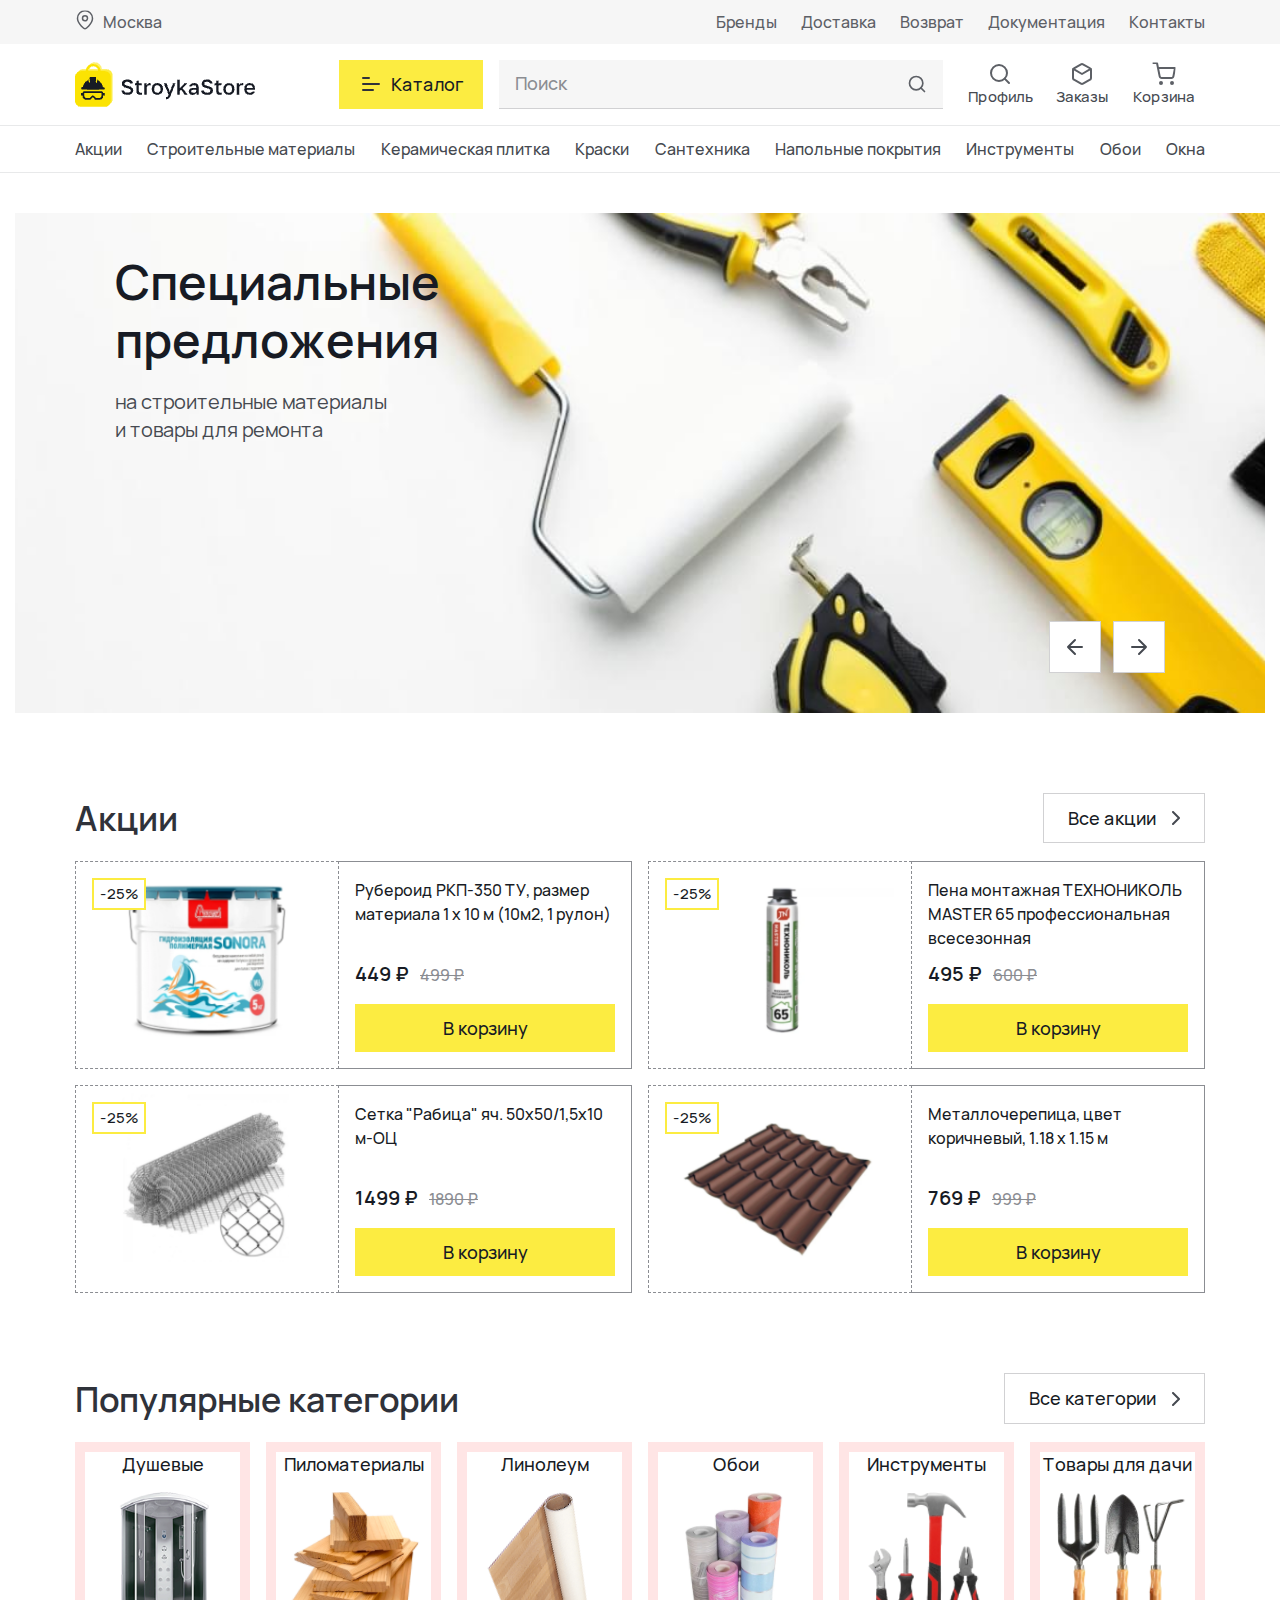
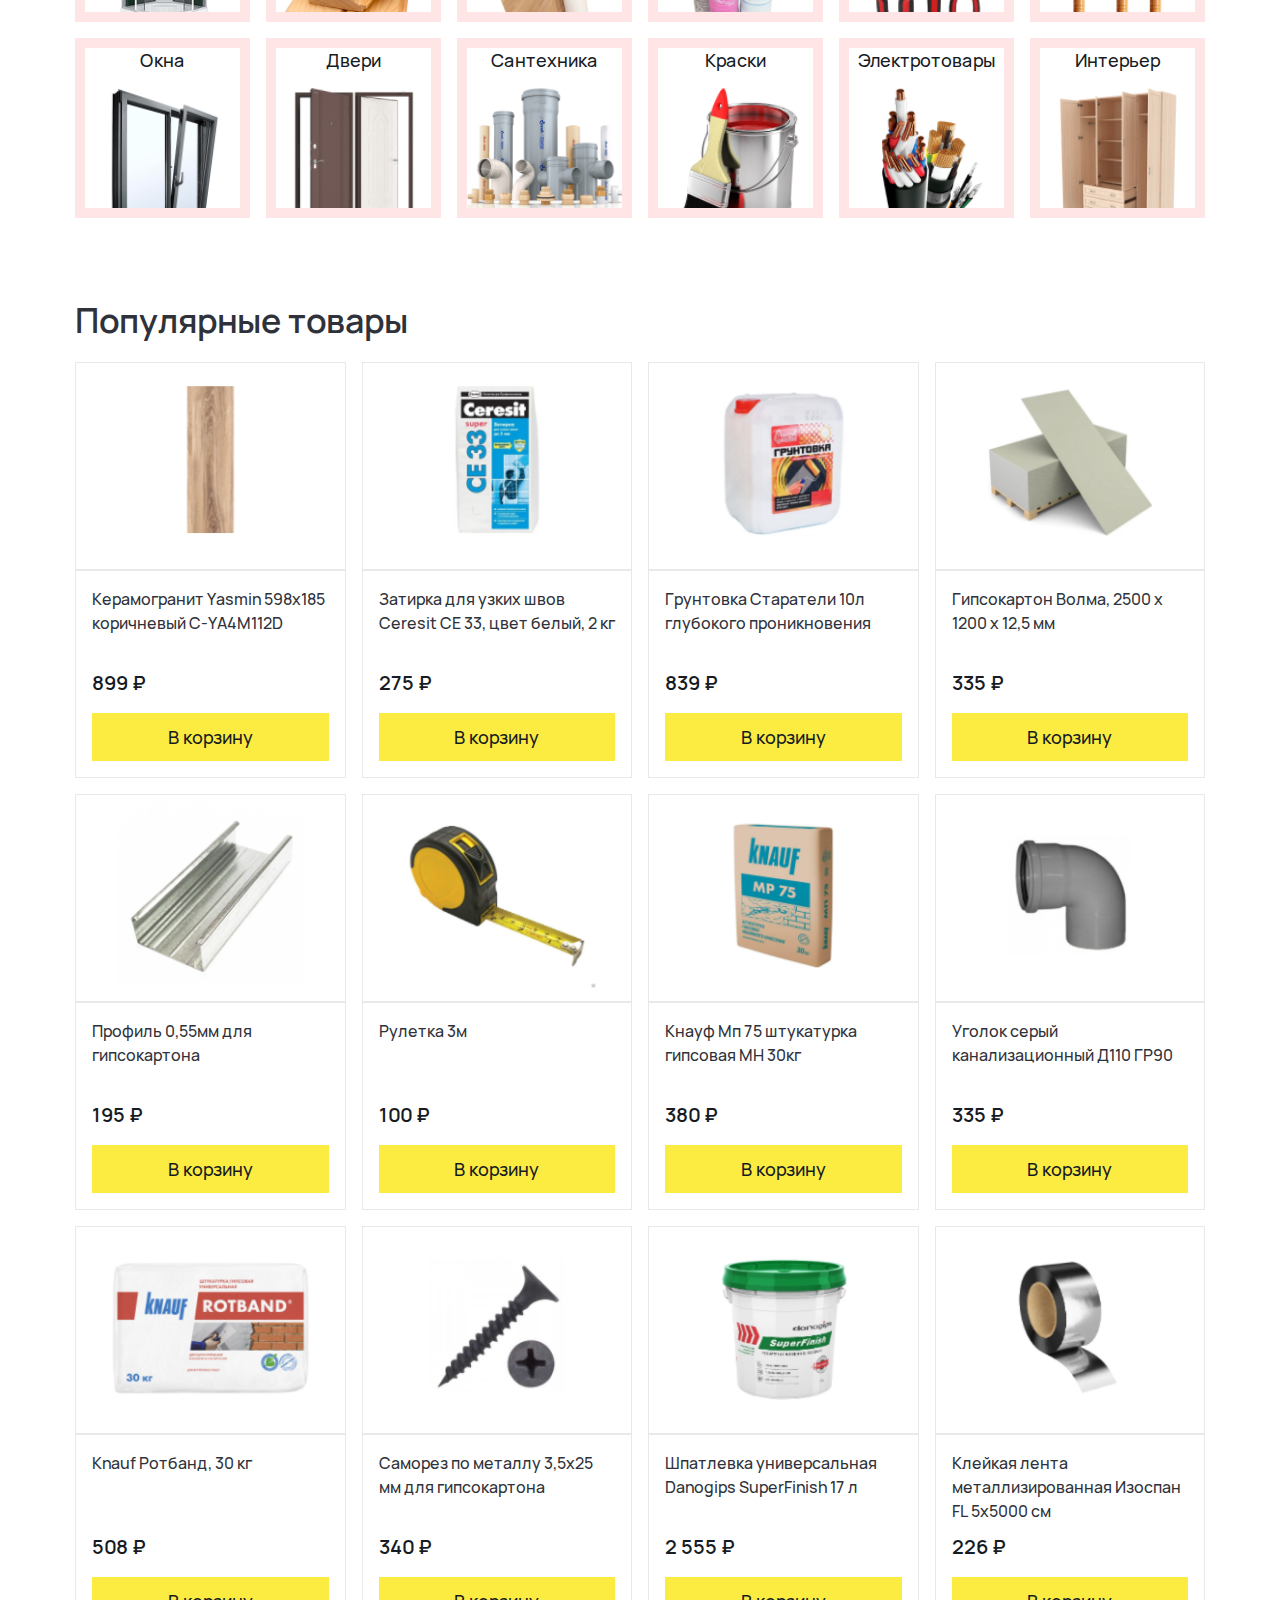
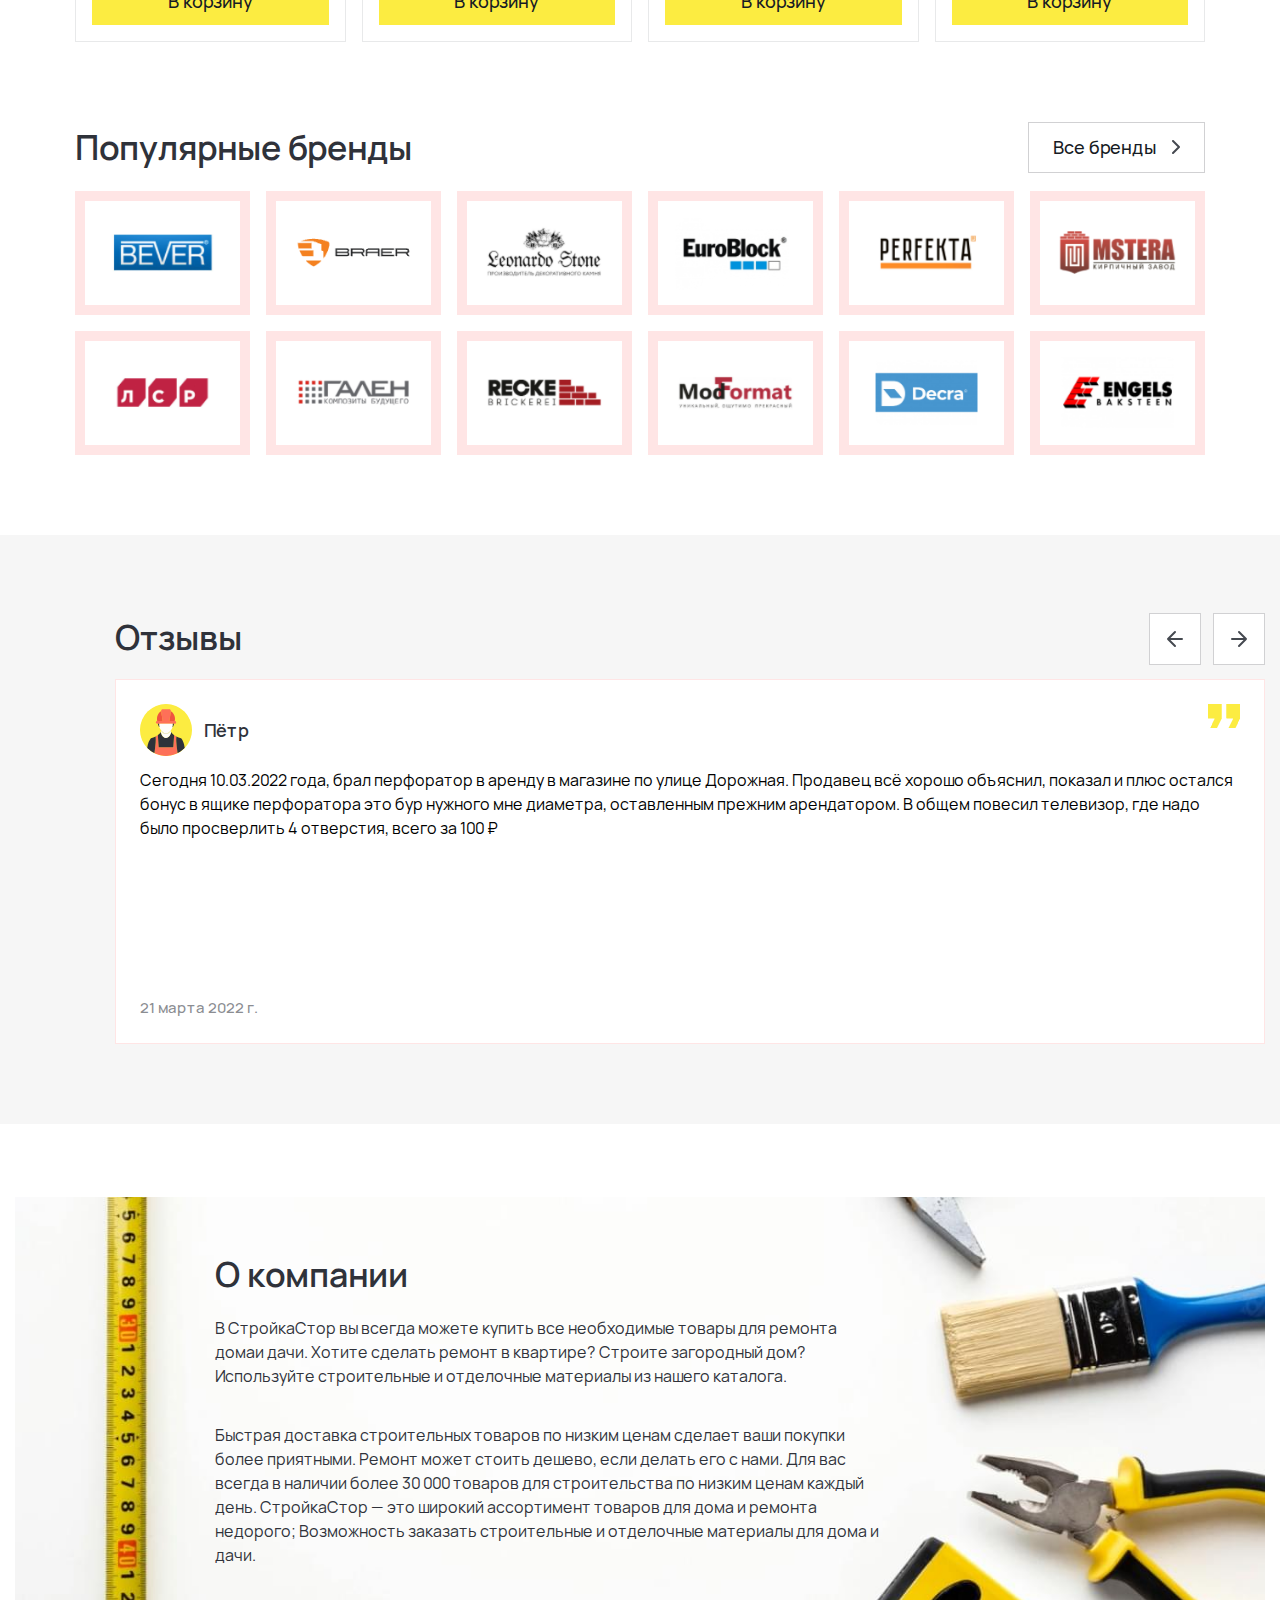
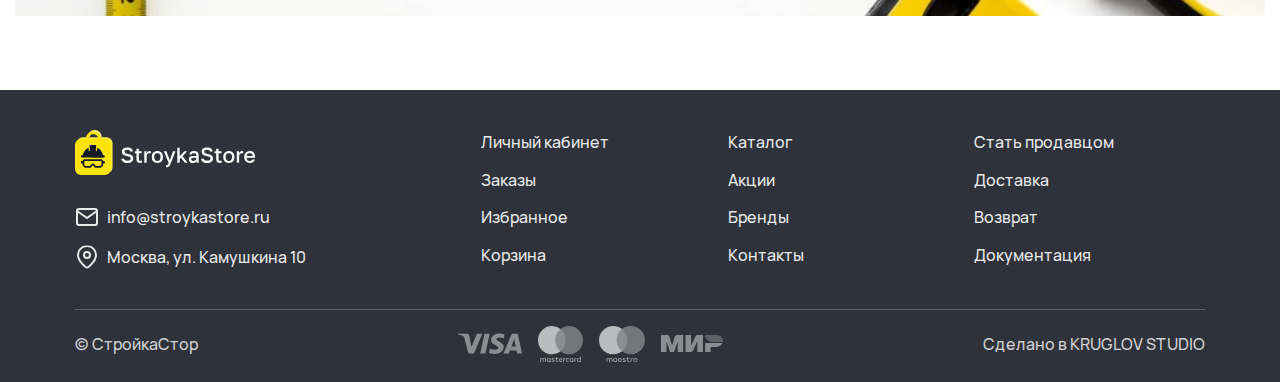
<file: index.html>
<!DOCTYPE html>
<html lang="ru">

<head>
  <meta charset="UTF-8">
  <meta name="viewport" content="width=device-width, initial-scale=1.0">
  <title>StroykaStore</title>
  <link rel="stylesheet" href="css/index.min.css">
</head>

<body>
  <div class="wrapper">
    <header class="header">
      <div class="header__top">
        <div class="container">
          <div class="header__top-inner">
            <a class="city button-open" href="#">Москва</a>
            <nav class="menu">
              <button class="menu__btn">
                <span></span>
              </button>
              <ul class="menu__list">
                <li class="menu__item">
                  <a class="menu__link" href="brands.html">Бренды</a>
                </li>
                <li class="menu__item">
                  <a class="menu__link" href="delivery.html">Доставка</a>
                </li>
                <li class="menu__item">
                  <a class="menu__link" href="return.html">Возврат</a>
                </li>
                <li class="menu__item">
                  <a class="menu__link" href="documents.html">Документация</a>
                </li>
                <li class="menu__item">
                  <a class="menu__link" href="contacts.html">Контакты</a>
                </li>
              </ul>
            </nav>
          </div>
        </div>
      </div>
      <div class="header__content">
        <div class="container">
          <div class="header__content-inner">
            <div class="header__content-item">
              <a class="logo header__logo" href="index.html">
                <img src="images/header/logo.png" alt="logo">
              </a>
            </div>
            <div class="header__content-item">
              <a class="catalog-link" href="catalog.html">
                <svg width="24" height="24" fill="none" xmlns="http://www.w3.org/2000/svg">
                  <defs>
                    <clipPath id="a">
                      <rect rx="0" width="23" height="23" transform="translate(.5 .5)" fill="#fff" fill-opacity="0" />
                    </clipPath>
                  </defs>
                  <g clip-path="url(#a)" stroke="#2F323A" stroke-width="2" stroke-linejoin="round" stroke-linecap="round">
                    <path d="M4 18h10M4 12h16M4 6h6" />
                  </g>
                </svg>
                Каталог
              </a>
              <form class="header__form form-search" action="#">
                <input class="form-search__input" type="text" placeholder="Поиск">
                <button class="form-search__btn" type="button"></button>
              </form>
              <ul class="user-nav">
                <li class="user-nav__item">
                  <a class="user-nav__link user-nav__link--user popap-login-open" href="#popap-login">
                    <svg width="24" height="24" fill="none" xmlns="http://www.w3.org/2000/svg">
                      <defs>
                        <clipPath id="a">
                          <rect rx="0" width="23" height="23" transform="translate(.5 .5)" fill="#fff" fill-opacity="0" />
                        </clipPath>
                      </defs>
                      <g clip-path="url(#a)" stroke="#5D6066" stroke-width="2" stroke-linejoin="round">
                        <path d="M11 19c-4.42 0-8-3.59-8-8 0-4.42 3.58-8 8-8 4.41 0 8 3.58 8 8 0 4.41-3.59 8-8 8z" />
                        <path d="M21 21l-4.36-4.35" stroke-linecap="round" />
                      </g>
                    </svg>
                    Профиль
                  </a>
                </li>
                <li class="user-nav__item">
                  <a class="user-nav__link user-nav__link--box" href="orders.html">
                    <svg width="24" height="24" fill="none" xmlns="http://www.w3.org/2000/svg">
                      <defs>
                        <clipPath id="a">
                          <rect rx="0" width="23" height="23" transform="translate(.5 .5)" fill="#fff" fill-opacity="0" />
                        </clipPath>
                      </defs>
                      <g clip-path="url(#a)" stroke="#5D6066" stroke-width="2">
                        <path
                          d="M21 8c-.01-.36-.1-.7-.27-1-.18-.31-.43-.56-.73-.74l-7-4c-.31-.17-.65-.26-1-.26-.36 0-.7.09-1 .26l-7 4c-.31.18-.56.43-.74.74-.17.3-.26.64-.26 1v8c0 .35.09.69.26.99.18.31.43.56.74.73l7 4c.3.18.59.28 1 .28.4 0 .69-.1 1-.28l7-4c.3-.17.55-.42.73-.73.17-.3.26-.64.27-.99V8z" />
                        <path d="M3.27 6.95L12 12l8.73-5.05" stroke-linejoin="round" stroke-linecap="round" />
                      </g>
                    </svg>
                    Заказы
                  </a>
                </li>
                <li class="user-nav__item">
                  <a class="user-nav__link user-nav__link--cart" href="cart.html">
                    <svg width="24" height="24" fill="none" xmlns="http://www.w3.org/2000/svg">
                      <defs>
                        <clipPath id="a">
                          <rect rx="0" width="23" height="23" transform="translate(.5 .5)" fill="#fff" fill-opacity="0" />
                        </clipPath>
                      </defs>
                      <g clip-path="url(#a)" stroke="#5D6066" stroke-width="2" stroke-linejoin="round">
                        <path
                          d="M9 22c-.56 0-1-.45-1-1 0-.56.44-1 1-1 .55 0 1 .44 1 1 0 .55-.45 1-1 1zm11 0c-.56 0-1-.45-1-1 0-.56.44-1 1-1 .55 0 1 .44 1 1 0 .55-.45 1-1 1z" />
                        <path
                          d="M1 1h4l2.68 13.38c.09.47.34.88.7 1.17.37.3.83.45 1.3.45h9.71c.47 0 .93-.15 1.3-.45.36-.29.61-.7.7-1.17L23 6H6"
                          stroke-linecap="round" />
                      </g>
                    </svg>
                    Корзина
                  </a>
                </li>
              </ul>
            </div>
          </div>
        </div>
      </div>
      <div class="header__category header-category">
        <div class="container">
          <ul class="header-category__list">
            <li class="header-category__list-item">
              <a class="header-category__list-link" href="#">Акции</a>
            </li>
            <li class="header-category__list-item">
              <a class="header-category__list-link" href="#">Строительные материалы</a>
            </li>
            <li class="header-category__list-item">
              <a class="header-category__list-link" href="#">Керамическая плитка</a>
            </li>
            <li class="header-category__list-item">
              <a class="header-category__list-link" href="#">Краски</a>
            </li>
            <li class="header-category__list-item">
              <a class="header-category__list-link" href="#">Сантехника</a>
            </li>
            <li class="header-category__list-item">
              <a class="header-category__list-link" href="#">Напольные покрытия</a>
            </li>
            <li class="header-category__list-item">
              <a class="header-category__list-link" href="#">Инструменты</a>
            </li>
            <li class="header-category__list-item">
              <a class="header-category__list-link" href="#">Обои</a>
            </li>
            <li class="header-category__list-item">
              <a class="header-category__list-link" href="#">Окна</a>
            </li>
          </ul>
        </div>
      </div>
      <div class="modal header__modal">
        <div class="modal__content header__modal-content">
          <p class="header__modal-title">
            Выберите ваш город
          </p>
          <form class="header__modal-form form-search" action="#">
            <input class="form-search__input" type="text" placeholder="Поиск">
            <button class="form-search__btn" type="button"></button>
          </form>
          <ul class="header__modal-list">
            <li class="header__modal-item">Москва</li>
            <li class="header__modal-item">Санкт-Петербург</li>
            <li class="header__modal-item">Новосибирск</li>
            <li class="header__modal-item">Екатеринбург</li>
            <li class="header__modal-item">Казань</li>
            <li class="header__modal-item">Нижний Новгород</li>
            <li class="header__modal-item">Челябинск</li>
            <li class="header__modal-item">Самара</li>
            <li class="header__modal-item">Ростов-на-Дону</li>
            <li class="header__modal-item">Уфа</li>
            <li class="header__modal-item">Омск</li>
            <li class="header__modal-item">Красноярск</li>
            <li class="header__modal-item">Воронеж</li>
            <li class="header__modal-item">Пермь</li>
            <li class="header__modal-item">Волгоград</li>
          </ul>
        </div>
        <button class="modal__button button-close" type="button">Close</button>
      </div>
      <div id="popap-login" aria-hidden="true" class="popup popap-user popap-login ">
        <div class="popup__wrapper popap-user__wrapper">
          <button type="button" class="popup__close popap-user__close"></button>
          <div class="popup__content popap-user__content">
            <div class="popup__text popap-user__text">
              <h2 class="popap-user page-title">
                Вход
              </h2>
              <form class="popap-user__form" action="#">
                <div class="popap-user__form-wrapper">
                  <label class="popap-user__form-label">
                    E-mail
                    <input class="popap-user__form-input" type="email" placeholder="youmail@mail.com" name="user-login-email">
                  </label>
                  <label class="popap-user__form-label">
                    Пароль
                    <input class="popap-user__form-input" type="password" placeholder="****************"
                      name="user-login-password">
                  </label>
                  <a class="popap-user__form-link" href="#">
                    Забыли пароль?
                  </a>
                  <button class="popap-user__form-btn page-btn-accent" type="submit" name="user-login-btn">
                    Войти
                  </button>
                  <a class="popap-user__form-reg popap-reg-open" href="#popap-reg">
                    Создать учетную запись
                  </a>
                </div>
              </form>
            </div>
          </div>
        </div>
      </div>
      
      <div id="popap-reg" aria-hidden="true" class="popup popap-user popap-reg">
        <div class="popup__wrapper popap-user__wrapper">
          <button data-close type="button" class="popup__close popap-user__close"></button>
          <div class="popup__content popap-user__content">
            <div class="popup__text popap-user__text">
              <h2 class="popap-user page-title">
                Регистрация
              </h2>
              <form class="popap-user__form" action="#">
                <div class="popap-user__form-wrapper popap-user__form-wrapper--grid">
                  <label class="popap-user__form-label">
                    Имя
                    <input class="popap-user__form-input" type="text" placeholder="Богдан" name="user-reg-name">
                  </label>
                  <label class="popap-user__form-label">
                    E-mail
                    <input class="popap-user__form-input" type="email" placeholder="youmail@mail.com" name="user-reg-email">
                  </label>
                  <label class="popap-user__form-label">
                    Новый пароль
                    <input class="popap-user__form-input" type="password" placeholder="****************"
                      name="user-reg-passord">
                  </label>
                  <label class="popap-user__form-label">
                    Подтверждение пароля
                    <input class="popap-user__form-input" type="password" placeholder="****************"
                      name="user-reg-passord-done">
                  </label>
                </div>
                <button class="popap-user__form-btn page-btn-accent" type="submit" name="user-reg-btn">
                  Зарегистрироваться
                </button>
              </form>
            </div>
          </div>
        </div>
      </div>
    </header>
    <main class="main">
      <section class="top-slider">
        <div class="container-big">
          <div class="top-slider__slider swiper">
            <div class="swiper-wrapper">
              <div class="top-slider__slide swiper-slide" style="background-image: url(images/top-slider/1.jpeg);">
                <h2 class="top-slider__title">
                  Специальные<br> предложения
                </h2>
                <p class="top-slider__text">
                  на строительные материалы<br> и товары для ремонта
                </p>
              </div>
              <div class="top-slider__slide swiper-slide" style="background-image: url(images/top-slider/2.jpeg);">
                <h2 class="top-slider__title">
                  Распродажа<br> инструментов
                </h2>
                <p class="top-slider__text">
                  «СтройкаСтор» стремится сделать условия покупки максимально выгодными для каждого покупателя, поэтому на
                  сайте регулярно
                  появляются товары со скидкой
                </p>
                <a class="top-slider__link" href="#">Подробнее</a>
              </div>
            </div>
            <div class="swiper-button-prev">
              <svg width="24" height="24" fill="none" xmlns="http://www.w3.org/2000/svg">
                <defs>
                  <clipPath id="a">
                    <rect rx="0" width="23" height="23" transform="translate(.5 .5)" fill="#fff" fill-opacity="0" />
                  </clipPath>
                </defs>
                <g clip-path="url(#a)" stroke="#454950" stroke-width="2" stroke-linejoin="round" stroke-linecap="round">
                  <path d="M19 12H5m7-7l-7 7 7 7" />
                </g>
              </svg>
            </div>
            <div class="swiper-button-next">
              <svg width="24" height="24" fill="none" xmlns="http://www.w3.org/2000/svg">
                <defs>
                  <clipPath id="a">
                    <rect rx="0" width="23" height="23" transform="translate(.5 .5)" fill="#fff" fill-opacity="0" />
                  </clipPath>
                </defs>
                <g clip-path="url(#a)" stroke="#454950" stroke-width="2" stroke-linejoin="round" stroke-linecap="round">
                  <path d="M5 12h14m-7-7l7 7-7 7" />
                </g>
              </svg>
            </div>
          </div>
        </div>
      </section>
      <section class="action">
        <div class="container">
          <div class="action__top section-top">
            <h2 class="action__title page-title">Акции</h2>
            <a class="action__btn page-btn-more" href="#">
              Все акции
              <svg width="8.004" height="14.008" fill="none" xmlns="http://www.w3.org/2000/svg">
                <path d="M1 13l6-6-6-6" stroke="#454950" stroke-width="2" stroke-linejoin="round" stroke-linecap="round" />
              </svg>
            </a>
          </div>
          <div class="action__cards">
            <div class="action__cards-item">
              <div class="action__cards-img">
                <img src="images/action/1.png" alt="card img">
                <span class="action__cards--sale">-25%</span>
              </div>
              <div class="action__cards-content">
                <p class="action__cards-title">
                  Рубероид РКП-350 ТУ, размер материала 1 х 10 м (10м2, 1 рулон)
                </p>
                <p class="action__cards-price">
                  <span class="action__cards-price--new">449 ₽</span>
                  <span class="action__cards-price--old">499 ₽</span>
                </p>
                <input class="action__cards-number" type="number" min="1" max="99" placeholder="1">
                <button class="action__cards-btn page-btn-accent">В корзину</button>
              </div>
            </div>
            <div class="action__cards-item">
              <div class="action__cards-img">
                <img src="images/action/2.png" alt="card img">
                <span class="action__cards--sale">-25%</span>
              </div>
              <div class="action__cards-content">
                <p class="action__cards-title">
                  Пена монтажная ТЕХНОНИКОЛЬ MASTER 65 профессиональная всесезонная
                </p>
                <p class="action__cards-price">
                  <span class="action__cards-price--new">495 ₽</span>
                  <span class="action__cards-price--old">600 ₽</span>
                </p>
                <input class="action__cards-number" type="number" min="1" max="99" placeholder="1">
                <button class="action__cards-btn page-btn-accent">В корзину</button>
              </div>
            </div>
            <div class="action__cards-item">
              <div class="action__cards-img">
                <img src="images/action/3.png" alt="card img">
                <span class="action__cards--sale">-25%</span>
              </div>
              <div class="action__cards-content">
                <p class="action__cards-title">
                  Сетка "Рабица" яч. 50х50/1,5х10 м-ОЦ
                </p>
                <p class="action__cards-price">
                  <span class="action__cards-price--new">1499 ₽</span>
                  <span class="action__cards-price--old">1890 ₽</span>
                </p>
                <input class="action__cards-number" type="number" min="1" max="99" placeholder="1">
                <button class="action__cards-btn page-btn-accent">В корзину</button>
              </div>
            </div>
            <div class="action__cards-item">
              <div class="action__cards-img">
                <img src="images/action/4.png" alt="card img">
                <span class="action__cards--sale">-25%</span>
              </div>
              <div class="action__cards-content">
                <p class="action__cards-title">
                  Металлочерепица, цвет коричневый, 1.18 х 1.15 м
                </p>
                <p class="action__cards-price">
                  <span class="action__cards-price--new">769 ₽</span>
                  <span class="action__cards-price--old">999 ₽</span>
                </p>
                <input class="action__cards-number" type="number" min="1" max="99" placeholder="1">
                <button class="action__cards-btn page-btn-accent">В корзину</button>
              </div>
            </div>
          </div>
        </div>
      </section>
      <section class="popular-categories">
        <div class="container">
          <div class="popular-categories__top section-top">
            <h2 class="popular-categories__title page-title">
              Популярные категории
            </h2>
            <a class="popular-categories__btn page-btn-more" href="category.html">
              Все категории
              <svg width="8.004" height="14.008" fill="none" xmlns="http://www.w3.org/2000/svg">
                <path d="M1 13l6-6-6-6" stroke="#454950" stroke-width="2" stroke-linejoin="round" stroke-linecap="round" />
              </svg>
            </a>
          </div>
          <div class="popular-categories__content">
            <a class="popular-categories__item" href="#">
              <p class="popular-categories__name">Душевые</p>
              <div class="popular-categories__img">
                <img src="images/popular-categories/1.png" alt="popular categories img">
              </div>
            </a>
            <a class="popular-categories__item" href="#">
              <p class="popular-categories__name">Пиломатериалы</p>
              <div class="popular-categories__img">
                <img src="images/popular-categories/2.png" alt="popular categories img">
              </div>
            </a>
            <a class="popular-categories__item" href="#">
              <p class="popular-categories__name">Линолеум</p>
              <div class="popular-categories__img">
                <img src="images/popular-categories/3.png" alt="popular categories img">
              </div>
            </a>
            <a class="popular-categories__item" href="#">
              <p class="popular-categories__name">Обои</p>
              <div class="popular-categories__img">
                <img src="images/popular-categories/4.png" alt="popular categories img">
              </div>
            </a>
            <a class="popular-categories__item" href="#">
              <p class="popular-categories__name">Инструменты</p>
              <div class="popular-categories__img">
                <img src="images/popular-categories/5.png" alt="popular categories img">
              </div>
            </a>
            <a class="popular-categories__item" href="#">
              <p class="popular-categories__name">Товары для дачи</p>
              <div class="popular-categories__img">
                <img src="images/popular-categories/6.png" alt="popular categories img">
              </div>
            </a>
            <a class="popular-categories__item" href="#">
              <p class="popular-categories__name">Окна</p>
              <div class="popular-categories__img">
                <img src="images/popular-categories/7.png" alt="popular categories img">
              </div>
            </a>
            <a class="popular-categories__item" href="#">
              <p class="popular-categories__name">Двери</p>
              <div class="popular-categories__img">
                <img src="images/popular-categories/8.png" alt="popular categories img">
              </div>
            </a>
            <a class="popular-categories__item" href="#">
              <p class="popular-categories__name">Сантехника</p>
              <div class="popular-categories__img">
                <img src="images/popular-categories/9.png" alt="popular categories img">
              </div>
            </a>
            <a class="popular-categories__item" href="#">
              <p class="popular-categories__name">Краски</p>
              <div class="popular-categories__img">
                <img src="images/popular-categories/10.png" alt="popular categories img">
              </div>
            </a>
            <a class="popular-categories__item" href="#">
              <p class="popular-categories__name">Электротовары</p>
              <div class="popular-categories__img">
                <img src="images/popular-categories/11.png" alt="popular categories img">
              </div>
            </a>
            <a class="popular-categories__item" href="#">
              <p class="popular-categories__name">Интерьер</p>
              <div class="popular-categories__img">
                <img src="images/popular-categories/12.png" alt="popular categories img">
              </div>
            </a>
          </div>
        </div>
      </section>
      <section class="popular-products">
        <div class="container">
          <h2 class="popular-products__title page-title">
            Популярные товары
          </h2>
          <div class="popular-products__cards">
            <div class="popular-products__card product-card">
              <div class="product-card__img">
                <img src="images/product/1.png" alt="product image">
              </div>
              <div class="product-card__content">
                <p class="product-card__name">
                  <a href="product.html">Керамогранит Yasmin 598х185 коричневый C-YA4M112D</a>            
                </p>
                <p class="product-card__price">
                  899 ₽
                </p>
                <input class="product-card__number" type="number" min="1" max="99" placeholder="1">
                <button class="product-card__btn page-btn-accent">В корзину</button>
              </div>
            </div>
            <div class="popular-products__card product-card">
              <div class="product-card__img">
                <img src="images/product/2.png" alt="product image">
              </div>
              <div class="product-card__content">
                <p class="product-card__name">
                  <a href="product.html">Затирка для узких швов Ceresit СЕ 33, цвет белый, 2 кг</a>            
                </p>
                <p class="product-card__price">
                  275 ₽
                </p>
                <input class="product-card__number" type="number" min="1" max="99" placeholder="1">
                <button class="product-card__btn page-btn-accent">В корзину</button>
              </div>
            </div>
            <div class="popular-products__card product-card">
              <div class="product-card__img">
                <img src="images/product/3.png" alt="product image">
              </div>
              <div class="product-card__content">
                <p class="product-card__name">
                  <a href="product.html">Грунтовка Старатели 10л глубокого проникновения</a>            
                </p>
                <p class="product-card__price">
                  839 ₽
                </p>
                <input class="product-card__number" type="number" min="1" max="99" placeholder="1">
                <button class="product-card__btn page-btn-accent">В корзину</button>
              </div>
            </div>
            <div class="popular-products__card product-card">
              <div class="product-card__img">
                <img src="images/product/4.png" alt="product image">
              </div>
              <div class="product-card__content">
                <p class="product-card__name">
                  <a href="product.html">Гипсокартон Волма, 2500 х 1200 х 12,5 мм</a>            
                </p>
                <p class="product-card__price">
                  335 ₽
                </p>
                <input class="product-card__number" type="number" min="1" max="99" placeholder="1">
                <button class="product-card__btn page-btn-accent">В корзину</button>
              </div>
            </div>
            <div class="popular-products__card product-card">
              <div class="product-card__img">
                <img src="images/product/5.png" alt="product image">
              </div>
              <div class="product-card__content">
                <p class="product-card__name">
                  <a href="product.html">Профиль 0,55мм для гипсокартона</a>            
                </p>
                <p class="product-card__price">
                  195 ₽
                </p>
                <input class="product-card__number" type="number" min="1" max="99" placeholder="1">
                <button class="product-card__btn page-btn-accent">В корзину</button>
              </div>
            </div>
            <div class="popular-products__card product-card">
              <div class="product-card__img">
                <img src="images/product/6.png" alt="product image">
              </div>
              <div class="product-card__content">
                <p class="product-card__name">
                  <a href="product.html">Рулетка 3м</a>            
                </p>
                <p class="product-card__price">
                  100 ₽
                </p>
                <input class="product-card__number" type="number" min="1" max="99" placeholder="1">
                <button class="product-card__btn page-btn-accent">В корзину</button>
              </div>
            </div>
            <div class="popular-products__card product-card">
              <div class="product-card__img">
                <img src="images/product/7.png" alt="product image">
              </div>
              <div class="product-card__content">
                <p class="product-card__name">
                  <a href="product.html">Кнауф Мп 75 штукатурка гипсовая МН 30кг</a>            
                </p>
                <p class="product-card__price">
                  380 ₽
                </p>
                <input class="product-card__number" type="number" min="1" max="99" placeholder="1">
                <button class="product-card__btn page-btn-accent">В корзину</button>
              </div>
            </div>
            <div class="popular-products__card product-card">
              <div class="product-card__img">
                <img src="images/product/8.png" alt="product image">
              </div>
              <div class="product-card__content">
                <p class="product-card__name">
                  <a href="product.html">Уголок серый канализационный Д110 ГР90</a>            
                </p>
                <p class="product-card__price">
                  335 ₽
                </p>
                <input class="product-card__number" type="number" min="1" max="99" placeholder="1">
                <button class="product-card__btn page-btn-accent">В корзину</button>
              </div>
            </div>
            <div class="popular-products__card product-card">
              <div class="product-card__img">
                <img src="images/product/9.png" alt="product image">
              </div>
              <div class="product-card__content">
                <p class="product-card__name">
                  <a href="product.html">Knauf Ротбанд, 30 кг</a>            
                </p>
                <p class="product-card__price">
                  508 ₽
                </p>
                <input class="product-card__number" type="number" min="1" max="99" placeholder="1">
                <button class="product-card__btn page-btn-accent">В корзину</button>
              </div>
            </div>
            <div class="popular-products__card product-card">
              <div class="product-card__img">
                <img src="images/product/10.png" alt="product image">
              </div>
              <div class="product-card__content">
                <p class="product-card__name">
                  <a href="product.html">Саморез по металлу 3,5х25 мм для гипсокартона</a>            
                </p>
                <p class="product-card__price">
                  340 ₽
                </p>
                <input class="product-card__number" type="number" min="1" max="99" placeholder="1">
                <button class="product-card__btn page-btn-accent">В корзину</button>
              </div>
            </div>
            <div class="popular-products__card product-card">
              <div class="product-card__img">
                <img src="images/product/11.png" alt="product image">
              </div>
              <div class="product-card__content">
                <p class="product-card__name">
                  <a href="product.html">Шпатлевка универсальная Danogips SuperFinish 17 л</a>            
                </p>
                <p class="product-card__price">
                  2 555 ₽
                </p>
                <input class="product-card__number" type="number" min="1" max="99" placeholder="1">
                <button class="product-card__btn page-btn-accent">В корзину</button>
              </div>
            </div>
            <div class="popular-products__card product-card">
              <div class="product-card__img">
                <img src="images/product/12.png" alt="product image">
              </div>
              <div class="product-card__content">
                <p class="product-card__name">
                  <a href="product.html">Клейкая лента металлизированная Изоспан FL 5х5000 см</a>            
                </p>
                <p class="product-card__price">
                  226 ₽
                </p>
                <input class="product-card__number" type="number" min="1" max="99" placeholder="1">
                <button class="product-card__btn page-btn-accent">В корзину</button>
              </div>
            </div>
          </div>
        </div>
      </section>
      <section class="popular-brands">
        <div class="container">
          <div class="popular-brands__top section-top">
            <h2 class="popular-brands__title page-title">
              Популярные бренды
            </h2>
            <a class="popular-brands__btn page-btn-more" href="brands.html">
              Все бренды
              <svg width="8.004" height="14.008" fill="none" xmlns="http://www.w3.org/2000/svg">
                <path d="M1 13l6-6-6-6" stroke="#454950" stroke-width="2" stroke-linejoin="round" stroke-linecap="round" />
              </svg>
            </a>
          </div>
          <div class="popular-brands__content">
            <a class="popular-brands__item" href="brands.html">
              <img src="images/brands/1.png" alt="brands image">
            </a>
            <a class="popular-brands__item" href="brands.html">
              <img src="images/brands/2.png" alt="brands image">
            </a>
            <a class="popular-brands__item" href="brands.html">
              <img src="images/brands/3.png" alt="brands image">
            </a>
            <a class="popular-brands__item" href="brands.html">
              <img src="images/brands/4.png" alt="brands image">
            </a>
            <a class="popular-brands__item" href="brands.html">
              <img src="images/brands/5.png" alt="brands image">
            </a>
            <a class="popular-brands__item" href="brands.html">
              <img src="images/brands/6.png" alt="brands image">
            </a>
            <a class="popular-brands__item" href="brands.html">
              <img src="images/brands/7.png" alt="brands image">
            </a>
            <a class="popular-brands__item" href="brands.html">
              <img src="images/brands/8.png" alt="brands image">
            </a>
            <a class="popular-brands__item" href="brands.html">
              <img src="images/brands/9.png" alt="brands image">
            </a>
            <a class="popular-brands__item" href="brands.html">
              <img src="images/brands/10.png" alt="brands image">
            </a>
            <a class="popular-brands__item" href="brands.html">
              <img src="images/brands/11.png" alt="brands image">
            </a>
            <a class="popular-brands__item" href="brands.html">
              <img src="images/brands/12.png" alt="brands image">
            </a>
          </div>
        </div>
      </section>
      <section class="reviews">
        <div class="container-big">
          <h2 class="reviews__title page-title">
            Отзывы
          </h2>
          <div class="reviews__slider swiper">
            <div class="reviews__wrapper swiper-wrapper">
              <div class="reviews__slide swiper-slide">
                <div class="reviews__slider-top">
                  <div class="reviews__slider-avatar">
                    <img src="images/reviews/1.svg" alt="avatar">
                  </div>
                  <p class="reviews__slider-author">
                    Пётр
                  </p>
                </div>
                <p class="reviews__slider-text">
                  Сегодня 10.03.2022 года, брал перфоратор в аренду в магазине по улице Дорожная. Продавец всё хорошо
                  объяснил, показал и
                  плюс остался бонус в ящике перфоратора это бур нужного мне диаметра, оставленным прежним арендатором. В
                  общем повесил
                  телевизор, где надо было просверлить 4 отверстия, всего за 100 ₽
                </p>
                <p class="reviews__slider-data">
                  21 марта 2022 г.
                </p>
              </div>
              <div class="reviews__slide swiper-slide">
                <div class="reviews__slider-top">
                  <div class="reviews__slider-avatar">
                    <img src="images/reviews/2.svg" alt="avatar">
                  </div>
                  <p class="reviews__slider-author">
                    Анна
                  </p>
                </div>
                <p class="reviews__slider-text">
                  Живу в п.Володарский МО, очень были рады открытию магазина СтройкаСтор. Хорошие сотрудники, но особенно
                  хочется отметить
                  работу Алексея за его помощь в решении проблем, очень квалифицированные рекомендации по подбору строительных
                  материалов
                  для ремонта. Хороший ассортимент
                </p>
                <p class="reviews__slider-data">
                18 марта 2022 г.
                </p>
              </div>
              <div class="reviews__slide swiper-slide">
                <div class="reviews__slider-top">
                  <div class="reviews__slider-avatar">
                    <img src="images/reviews/3.svg" alt="avatar">
                  </div>
                  <p class="reviews__slider-author">
                    Виктор
                  </p>
                </div>
                <p class="reviews__slider-text">
                  Заказывал в данном магазине строй материалы. Привезли их вовремя и в прекрасном состоянии, претензий к доставке,
                  персоналу и прочему меня нет. Строй материалы мне понравились, ремонт с ними я сделал отличный. Магазин мне безумно
                  понравился, обязательно обращусь сюда снова, большое спасибо
                </p>
                <p class="reviews__slider-data">
                  6 ноября 2021 г.
                </p>
              </div>
              <div class="reviews__slide swiper-slide">
                <div class="reviews__slider-top">
                  <div class="reviews__slider-avatar">
                    <img src="images/reviews/4.svg" alt="avatar">
                  </div>
                  <p class="reviews__slider-author">
                    Дмитрий
                  </p>
                </div>
                <p class="reviews__slider-text">
                  Данный магазин целиком и полностью оправдал все мои ожидания. Тут мне удалось найти апсалютно все нужные мне материалы
                  для отделочных работ и в нужном количестве. С доставкой тоже получилось всё удобно. привезли всё в заказанном количестве
                  и в отличном состоянии.
                </p>
                <p class="reviews__slider-data">
                  5 ноября 2021 г.
                </p>
              </div>
            </div>
            <div class="swiper-button-prev">
              <svg width="24" height="24" fill="none" xmlns="http://www.w3.org/2000/svg">
                <defs>
                  <clipPath id="a">
                    <rect rx="0" width="23" height="23" transform="translate(.5 .5)" fill="#fff" fill-opacity="0" />
                  </clipPath>
                </defs>
                <g clip-path="url(#a)" stroke="#454950" stroke-width="2" stroke-linejoin="round" stroke-linecap="round">
                  <path d="M19 12H5m7-7l-7 7 7 7" />
                </g>
              </svg>
            </div>
            <div class="swiper-button-next">
              <svg width="24" height="24" fill="none" xmlns="http://www.w3.org/2000/svg">
                <defs>
                  <clipPath id="a">
                    <rect rx="0" width="23" height="23" transform="translate(.5 .5)" fill="#fff" fill-opacity="0" />
                  </clipPath>
                </defs>
                <g clip-path="url(#a)" stroke="#454950" stroke-width="2" stroke-linejoin="round" stroke-linecap="round">
                  <path d="M5 12h14m-7-7l7 7-7 7" />
                </g>
              </svg>
            </div>
          </div>
        </div>
      </section>
      <section class="about">
        <div class="container-big">
          <div class="about__inner" style="background-image: url(images/about/bg.jpeg);">
            <h2 class="about__title page-title">
              О компании
            </h2>
            <p class="about__text">
              В СтройкаСтор вы всегда можете купить все необходимые товары для ремонта домаи дачи. Хотите сделать ремонт в
              квартире?
              Строите загородный дом? Используйте строительные и отделочные материалы из нашего каталога.
            </p>
            <p class="about__text">
              Быстрая доставка строительных товаров по низким ценам сделает ваши покупки более приятными. Ремонт может стоить
              дешево,
              если делать его с нами. Для вас всегда в наличии более 30 000 товаров для строительства по низким ценам каждый
              день.
              СтройкаСтор — это широкий ассортимент товаров для дома и ремонта недорого; Возможность заказать строительные и
              отделочные материалы для дома и дачи.
            </p>
          </div>
        </div>
      </section>
    </main>
    <footer class="footer">
      <div class="container">
        <div class="footer__top">
          <div class="footer__top-inner">
            <div class="footer__top-info">
              <a class="logo" href="index.html">
                <img src="images/footer/logo.svg" alt="logo">
              </a>
              <a class="footer__top-email" href="mailto:info@stroykastore.ru">info@stroykastore.ru</a>
              <p class="footer__top-address">Москва, ул. Камушкина 10</p>
            </div>
            <ul class="footer__menu">
              <li class="footer__menu-item">
                <a class="footer__menu-link" href="user-cabinet.html">
                  Личный кабинет
                </a>
              </li>
              <li class="footer__menu-item">
                <a class="footer__menu-link" href="catalog.html">
                  Каталог
                </a>
              </li>
              <li class="footer__menu-item">
                <a class="footer__menu-link" href="#">
                  Стать продавцом
                </a>
              </li>
              <li class="footer__menu-item">
                <a class="footer__menu-link" href="orders.html">
                  Заказы
                </a>
              </li>
              <li class="footer__menu-item">
                <a class="footer__menu-link" href="#">
                  Акции
                </a>
              </li>
              <li class="footer__menu-item">
                <a class="footer__menu-link" href="delivery.html">
                  Доставка
                </a>
              </li>
              <li class="footer__menu-item">
                <a class="footer__menu-link" href="#">
                  Избранное
                </a>
              </li>
              <li class="footer__menu-item">
                <a class="footer__menu-link" href="brands.html">
                  Бренды
                </a>
              </li>
              <li class="footer__menu-item">
                <a class="footer__menu-link" href="return.html">
                  Возврат
                </a>
              </li>
              <li class="footer__menu-item">
                <a class="footer__menu-link" href="cart.html">
                  Корзина
                </a>
              </li>
              <li class="footer__menu-item">
                <a class="footer__menu-link" href="contacts.html">
                  Контакты
                </a>
              </li>
              <li class="footer__menu-item">
                <a class="footer__menu-link" href="documents.html">
                  Документация
                </a>
              </li>
            </ul>
          </div>
        </div>
        <div class="footer__bottom">
          <p class="footer__bottom-copy">
            © СтройкаСтор
          </p>
          <ul class="footer__bottom-list">
            <li class="footer__bottom-item">
              <img src="images/footer/visa.svg" alt="visa">
            </li>
            <li class="footer__bottom-item">
              <img src="images/footer/mastercard.svg" alt="mastercard">
            </li>
            <li class="footer__bottom-item">
              <img src="images/footer/maestro.svg" alt="maestro">
            </li>
            <li class="footer__bottom-item">
              <img src="images/footer/mir.svg" alt="mir">
            </li>
          </ul>
          <p class="footer__bottom-creator">
            Cделано в KRUGLOV STUDIO
          </p>
        </div>
      </div>
    </footer>
  </div>
  <script src="https://code.jquery.com/jquery-3.7.1.min.js" integrity="sha256-/JqT3SQfawRcv/BIHPThkBvs0OEvtFFmqPF/lYI/Cxo=" crossorigin="anonymous"></script>
  <script src="js/main.min.js"></script>
</body>

</html>
</file>
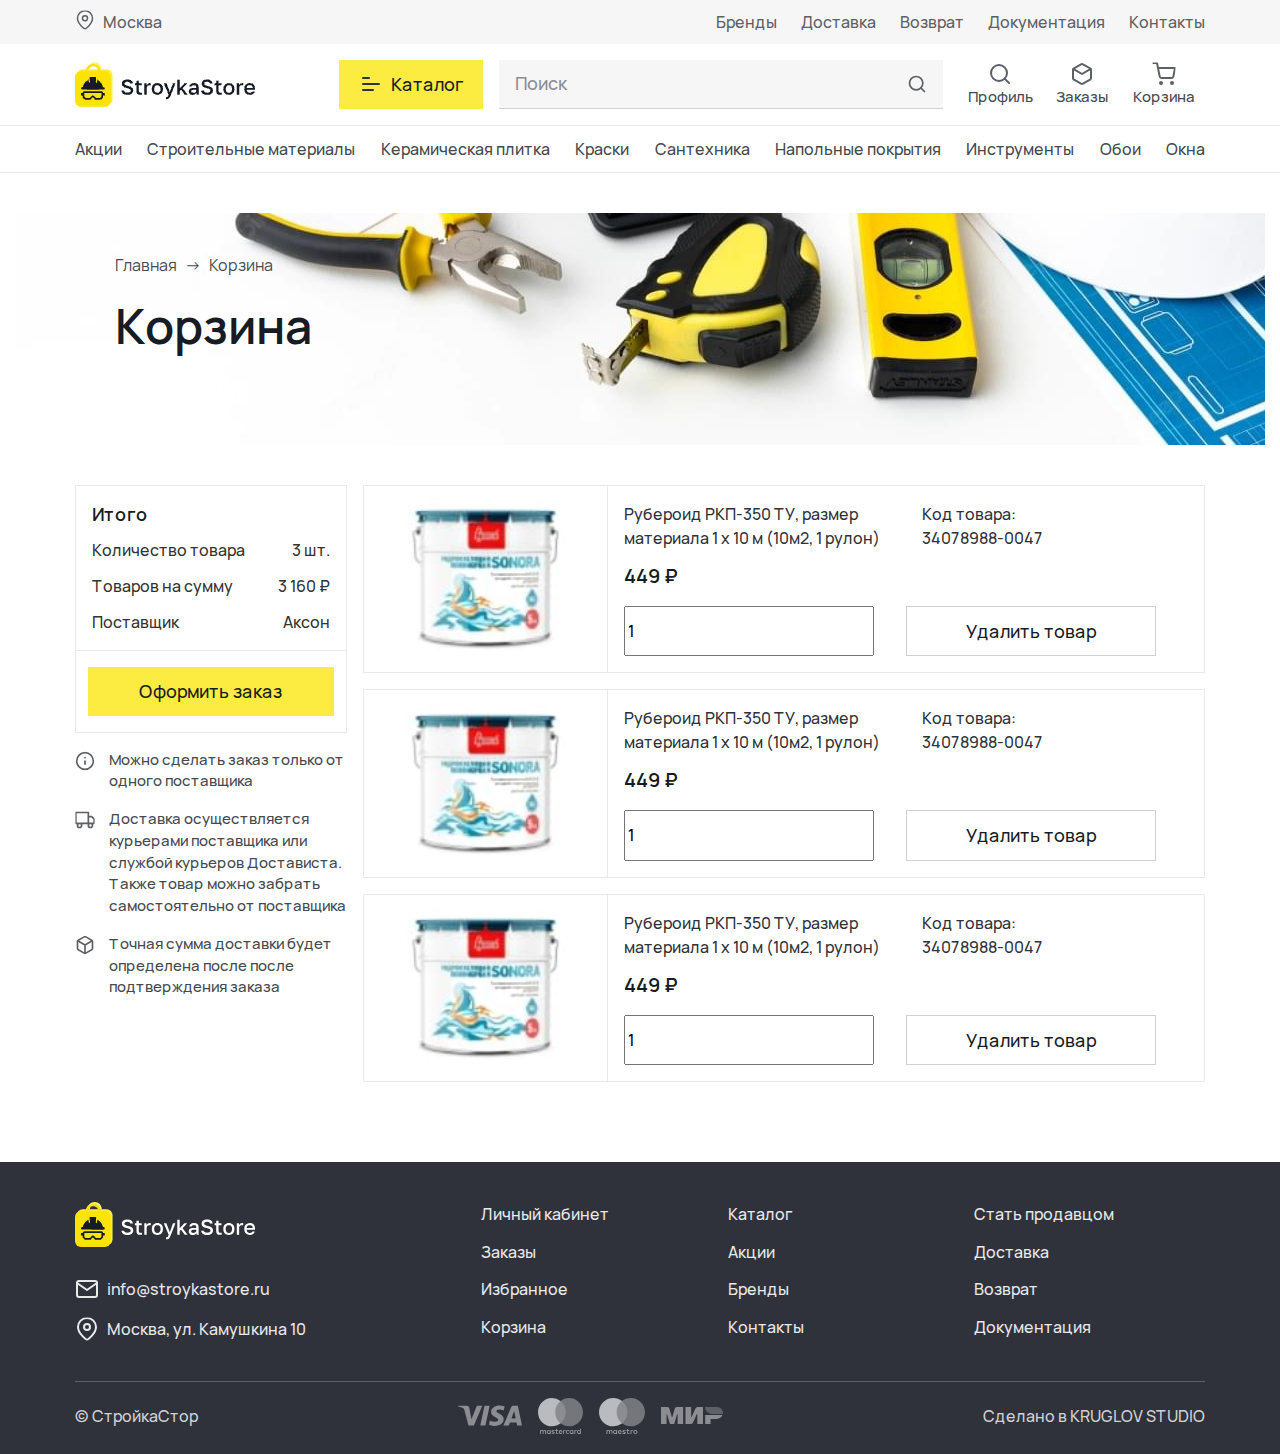
<file: cart.html>
<!DOCTYPE html>
<html lang="ru">

<head>
  <meta charset="UTF-8">
  <meta name="viewport" content="width=device-width, initial-scale=1.0">
  <title>StroykaStore</title>
  <link rel="stylesheet" href="css/cart.min.css">
</head>

<body>
  <div class="wrapper">
    <header class="header">
      <div class="header__top">
        <div class="container">
          <div class="header__top-inner">
            <a class="city button-open" href="#">Москва</a>
            <nav class="menu">
              <button class="menu__btn">
                <span></span>
              </button>
              <ul class="menu__list">
                <li class="menu__item">
                  <a class="menu__link" href="brands.html">Бренды</a>
                </li>
                <li class="menu__item">
                  <a class="menu__link" href="delivery.html">Доставка</a>
                </li>
                <li class="menu__item">
                  <a class="menu__link" href="return.html">Возврат</a>
                </li>
                <li class="menu__item">
                  <a class="menu__link" href="documents.html">Документация</a>
                </li>
                <li class="menu__item">
                  <a class="menu__link" href="contacts.html">Контакты</a>
                </li>
              </ul>
            </nav>
          </div>
        </div>
      </div>
      <div class="header__content">
        <div class="container">
          <div class="header__content-inner">
            <div class="header__content-item">
              <a class="logo header__logo" href="index.html">
                <img src="images/header/logo.png" alt="logo">
              </a>
            </div>
            <div class="header__content-item">
              <a class="catalog-link" href="catalog.html">
                <svg width="24" height="24" fill="none" xmlns="http://www.w3.org/2000/svg">
                  <defs>
                    <clipPath id="a">
                      <rect rx="0" width="23" height="23" transform="translate(.5 .5)" fill="#fff" fill-opacity="0" />
                    </clipPath>
                  </defs>
                  <g clip-path="url(#a)" stroke="#2F323A" stroke-width="2" stroke-linejoin="round" stroke-linecap="round">
                    <path d="M4 18h10M4 12h16M4 6h6" />
                  </g>
                </svg>
                Каталог
              </a>
              <form class="header__form form-search" action="#">
                <input class="form-search__input" type="text" placeholder="Поиск">
                <button class="form-search__btn" type="button"></button>
              </form>
              <ul class="user-nav">
                <li class="user-nav__item">
                  <a class="user-nav__link user-nav__link--user popap-login-open" href="#popap-login">
                    <svg width="24" height="24" fill="none" xmlns="http://www.w3.org/2000/svg">
                      <defs>
                        <clipPath id="a">
                          <rect rx="0" width="23" height="23" transform="translate(.5 .5)" fill="#fff" fill-opacity="0" />
                        </clipPath>
                      </defs>
                      <g clip-path="url(#a)" stroke="#5D6066" stroke-width="2" stroke-linejoin="round">
                        <path d="M11 19c-4.42 0-8-3.59-8-8 0-4.42 3.58-8 8-8 4.41 0 8 3.58 8 8 0 4.41-3.59 8-8 8z" />
                        <path d="M21 21l-4.36-4.35" stroke-linecap="round" />
                      </g>
                    </svg>
                    Профиль
                  </a>
                </li>
                <li class="user-nav__item">
                  <a class="user-nav__link user-nav__link--box" href="orders.html">
                    <svg width="24" height="24" fill="none" xmlns="http://www.w3.org/2000/svg">
                      <defs>
                        <clipPath id="a">
                          <rect rx="0" width="23" height="23" transform="translate(.5 .5)" fill="#fff" fill-opacity="0" />
                        </clipPath>
                      </defs>
                      <g clip-path="url(#a)" stroke="#5D6066" stroke-width="2">
                        <path
                          d="M21 8c-.01-.36-.1-.7-.27-1-.18-.31-.43-.56-.73-.74l-7-4c-.31-.17-.65-.26-1-.26-.36 0-.7.09-1 .26l-7 4c-.31.18-.56.43-.74.74-.17.3-.26.64-.26 1v8c0 .35.09.69.26.99.18.31.43.56.74.73l7 4c.3.18.59.28 1 .28.4 0 .69-.1 1-.28l7-4c.3-.17.55-.42.73-.73.17-.3.26-.64.27-.99V8z" />
                        <path d="M3.27 6.95L12 12l8.73-5.05" stroke-linejoin="round" stroke-linecap="round" />
                      </g>
                    </svg>
                    Заказы
                  </a>
                </li>
                <li class="user-nav__item">
                  <a class="user-nav__link user-nav__link--cart" href="cart.html">
                    <svg width="24" height="24" fill="none" xmlns="http://www.w3.org/2000/svg">
                      <defs>
                        <clipPath id="a">
                          <rect rx="0" width="23" height="23" transform="translate(.5 .5)" fill="#fff" fill-opacity="0" />
                        </clipPath>
                      </defs>
                      <g clip-path="url(#a)" stroke="#5D6066" stroke-width="2" stroke-linejoin="round">
                        <path
                          d="M9 22c-.56 0-1-.45-1-1 0-.56.44-1 1-1 .55 0 1 .44 1 1 0 .55-.45 1-1 1zm11 0c-.56 0-1-.45-1-1 0-.56.44-1 1-1 .55 0 1 .44 1 1 0 .55-.45 1-1 1z" />
                        <path
                          d="M1 1h4l2.68 13.38c.09.47.34.88.7 1.17.37.3.83.45 1.3.45h9.71c.47 0 .93-.15 1.3-.45.36-.29.61-.7.7-1.17L23 6H6"
                          stroke-linecap="round" />
                      </g>
                    </svg>
                    Корзина
                  </a>
                </li>
              </ul>
            </div>
          </div>
        </div>
      </div>
      <div class="header__category header-category">
        <div class="container">
          <ul class="header-category__list">
            <li class="header-category__list-item">
              <a class="header-category__list-link" href="#">Акции</a>
            </li>
            <li class="header-category__list-item">
              <a class="header-category__list-link" href="#">Строительные материалы</a>
            </li>
            <li class="header-category__list-item">
              <a class="header-category__list-link" href="#">Керамическая плитка</a>
            </li>
            <li class="header-category__list-item">
              <a class="header-category__list-link" href="#">Краски</a>
            </li>
            <li class="header-category__list-item">
              <a class="header-category__list-link" href="#">Сантехника</a>
            </li>
            <li class="header-category__list-item">
              <a class="header-category__list-link" href="#">Напольные покрытия</a>
            </li>
            <li class="header-category__list-item">
              <a class="header-category__list-link" href="#">Инструменты</a>
            </li>
            <li class="header-category__list-item">
              <a class="header-category__list-link" href="#">Обои</a>
            </li>
            <li class="header-category__list-item">
              <a class="header-category__list-link" href="#">Окна</a>
            </li>
          </ul>
        </div>
      </div>
      <div class="modal header__modal">
        <div class="modal__content header__modal-content">
          <p class="header__modal-title">
            Выберите ваш город
          </p>
          <form class="header__modal-form form-search" action="#">
            <input class="form-search__input" type="text" placeholder="Поиск">
            <button class="form-search__btn" type="button"></button>
          </form>
          <ul class="header__modal-list">
            <li class="header__modal-item">Москва</li>
            <li class="header__modal-item">Санкт-Петербург</li>
            <li class="header__modal-item">Новосибирск</li>
            <li class="header__modal-item">Екатеринбург</li>
            <li class="header__modal-item">Казань</li>
            <li class="header__modal-item">Нижний Новгород</li>
            <li class="header__modal-item">Челябинск</li>
            <li class="header__modal-item">Самара</li>
            <li class="header__modal-item">Ростов-на-Дону</li>
            <li class="header__modal-item">Уфа</li>
            <li class="header__modal-item">Омск</li>
            <li class="header__modal-item">Красноярск</li>
            <li class="header__modal-item">Воронеж</li>
            <li class="header__modal-item">Пермь</li>
            <li class="header__modal-item">Волгоград</li>
          </ul>
        </div>
        <button class="modal__button button-close" type="button">Close</button>
      </div>
      <div id="popap-login" aria-hidden="true" class="popup popap-user popap-login ">
        <div class="popup__wrapper popap-user__wrapper">
          <button type="button" class="popup__close popap-user__close"></button>
          <div class="popup__content popap-user__content">
            <div class="popup__text popap-user__text">
              <h2 class="popap-user page-title">
                Вход
              </h2>
              <form class="popap-user__form" action="#">
                <div class="popap-user__form-wrapper">
                  <label class="popap-user__form-label">
                    E-mail
                    <input class="popap-user__form-input" type="email" placeholder="youmail@mail.com" name="user-login-email">
                  </label>
                  <label class="popap-user__form-label">
                    Пароль
                    <input class="popap-user__form-input" type="password" placeholder="****************"
                      name="user-login-password">
                  </label>
                  <a class="popap-user__form-link" href="#">
                    Забыли пароль?
                  </a>
                  <button class="popap-user__form-btn page-btn-accent" type="submit" name="user-login-btn">
                    Войти
                  </button>
                  <a class="popap-user__form-reg popap-reg-open" href="#popap-reg">
                    Создать учетную запись
                  </a>
                </div>
              </form>
            </div>
          </div>
        </div>
      </div>
      
      <div id="popap-reg" aria-hidden="true" class="popup popap-user popap-reg">
        <div class="popup__wrapper popap-user__wrapper">
          <button data-close type="button" class="popup__close popap-user__close"></button>
          <div class="popup__content popap-user__content">
            <div class="popup__text popap-user__text">
              <h2 class="popap-user page-title">
                Регистрация
              </h2>
              <form class="popap-user__form" action="#">
                <div class="popap-user__form-wrapper popap-user__form-wrapper--grid">
                  <label class="popap-user__form-label">
                    Имя
                    <input class="popap-user__form-input" type="text" placeholder="Богдан" name="user-reg-name">
                  </label>
                  <label class="popap-user__form-label">
                    E-mail
                    <input class="popap-user__form-input" type="email" placeholder="youmail@mail.com" name="user-reg-email">
                  </label>
                  <label class="popap-user__form-label">
                    Новый пароль
                    <input class="popap-user__form-input" type="password" placeholder="****************"
                      name="user-reg-passord">
                  </label>
                  <label class="popap-user__form-label">
                    Подтверждение пароля
                    <input class="popap-user__form-input" type="password" placeholder="****************"
                      name="user-reg-passord-done">
                  </label>
                </div>
                <button class="popap-user__form-btn page-btn-accent" type="submit" name="user-reg-btn">
                  Зарегистрироваться
                </button>
              </form>
            </div>
          </div>
        </div>
      </div>
    </header>
    <main class="main">
      <section class="top">
        <div class="container-big">
          <div class="top__inner" style="background-image: url(images/top/top-cart.jpeg)">
            <div class="top__nav">
              <a class="top__link" href="#">
                Главная
              </a>
              <span class="top__page-name">
                Корзина
              </span>
            </div>
            <h2 class="top__title">
              Корзина
            </h2>
          </div>
        </div>
      </section>
      <div class="cart-content">
        <div class="container">
          <div class="cart-content__inner">
            <div class="cart-content__sidebar cart-sidebar">
              <div class="cart-sidebar__check">
                <div class="cart-sidebar__check-inner">
                  <p class="cart-sidebar__check-top">
                    Итого
                  </p>
                  <div class="cart-sidebar__check-item">
                    <p class="cart-sidebar__check-text">
                      Количество товара
                    </p>
                    <p class="cart-sidebar__check-number">
                      3 шт.
                    </p>
                  </div>
                  <div class="cart-sidebar__check-item">
                    <p class="cart-sidebar__check-text">
                      Товаров на сумму
                    </p>
                    <p class="cart-sidebar__check-number">
                      3 160 ₽
                    </p>
                  </div>
                  <div class="cart-sidebar__check-item">
                    <p class="cart-sidebar__check-text">
                      Поставщик
                    </p>
                    <p class="cart-sidebar__check-number">
                      Аксон
                    </p>
                  </div>
                </div>
                <button class="cart-sidebar__check-btn page-btn-accent" type="submit">
                  Оформить заказ
                </button>
              </div>
              <div class="cart-sidebar__info">
                <div class="cart-sidebar__info-item">
                  Можно сделать заказ только от одного поставщика
                </div>
                <div class="cart-sidebar__info-item">
                  Доставка осуществляется курьерами поставщика или службой курьеров Достависта. Также товар можно забрать
                  самостоятельно
                  от поставщика
                </div>
                <div class="cart-sidebar__info-item">
                  Точная сумма доставки будет определена после после подтверждения заказа
                </div>
              </div>
            </div>
            <div class="cart-content__box">
              <div class="cart-content__item">
                <div class="cart-content__item-img">
                  <img src="images/orders/1.jpeg" alt="order image">
                </div>
                <div class="cart-content__item-box">
                  <div class="cart-content__item-info">
                    <div class="cart-content__item-text">
                      Рубероид РКП-350 ТУ, размер материала 1 х 10 м (10м2, 1 рулон)
                    </div>
                    <div class="cart-content__item-text">
                      Код товара: <br>
                      34078988-0047
                    </div>
                  </div>
                  <p class="cart-content__item-price">449 ₽</p>
                  <form class="cart-content__item-buttons" action="#">
                    <input class="cart-content__item-number" type="number" value="1" max="99" min="1">
                    <button class="cart-content__item-btn" type="button">
                      Удалить товар
                    </button>
                  </form>
                </div>
              </div>
              <div class="cart-content__item">
                <div class="cart-content__item-img">
                  <img src="images/orders/1.jpeg" alt="order image">
                </div>
                <div class="cart-content__item-box">
                  <div class="cart-content__item-info">
                    <div class="cart-content__item-text">
                      Рубероид РКП-350 ТУ, размер материала 1 х 10 м (10м2, 1 рулон)
                    </div>
                    <div class="cart-content__item-text">
                      Код товара: <br>
                      34078988-0047
                    </div>
                  </div>
                  <p class="cart-content__item-price">449 ₽</p>
                  <form class="cart-content__item-buttons" action="#">
                    <input class="cart-content__item-number" type="number" value="1" max="99" min="1">
                    <button class="cart-content__item-btn" type="button">
                      Удалить товар
                    </button>
                  </form>
                </div>
              </div>
              <div class="cart-content__item">
                <div class="cart-content__item-img">
                  <img src="images/orders/1.jpeg" alt="order image">
                </div>
                <div class="cart-content__item-box">
                  <div class="cart-content__item-info">
                    <div class="cart-content__item-text">
                      Рубероид РКП-350 ТУ, размер материала 1 х 10 м (10м2, 1 рулон)
                    </div>
                    <div class="cart-content__item-text">
                      Код товара: <br>
                      34078988-0047
                    </div>
                  </div>
                  <p class="cart-content__item-price">449 ₽</p>
                  <form class="cart-content__item-buttons" action="#">
                    <input class="cart-content__item-number" type="number" value="1" max="99" min="1">
                    <button class="cart-content__item-btn" type="button">
                      Удалить товар
                    </button>
                  </form>
                </div>
              </div>
            </div>
          </div>
        </div>
      </div>
    </main>
    <footer class="footer">
      <div class="container">
        <div class="footer__top">
          <div class="footer__top-inner">
            <div class="footer__top-info">
              <a class="logo" href="index.html">
                <img src="images/footer/logo.svg" alt="logo">
              </a>
              <a class="footer__top-email" href="mailto:info@stroykastore.ru">info@stroykastore.ru</a>
              <p class="footer__top-address">Москва, ул. Камушкина 10</p>
            </div>
            <ul class="footer__menu">
              <li class="footer__menu-item">
                <a class="footer__menu-link" href="user-cabinet.html">
                  Личный кабинет
                </a>
              </li>
              <li class="footer__menu-item">
                <a class="footer__menu-link" href="catalog.html">
                  Каталог
                </a>
              </li>
              <li class="footer__menu-item">
                <a class="footer__menu-link" href="#">
                  Стать продавцом
                </a>
              </li>
              <li class="footer__menu-item">
                <a class="footer__menu-link" href="orders.html">
                  Заказы
                </a>
              </li>
              <li class="footer__menu-item">
                <a class="footer__menu-link" href="#">
                  Акции
                </a>
              </li>
              <li class="footer__menu-item">
                <a class="footer__menu-link" href="delivery.html">
                  Доставка
                </a>
              </li>
              <li class="footer__menu-item">
                <a class="footer__menu-link" href="#">
                  Избранное
                </a>
              </li>
              <li class="footer__menu-item">
                <a class="footer__menu-link" href="brands.html">
                  Бренды
                </a>
              </li>
              <li class="footer__menu-item">
                <a class="footer__menu-link" href="return.html">
                  Возврат
                </a>
              </li>
              <li class="footer__menu-item">
                <a class="footer__menu-link" href="cart.html">
                  Корзина
                </a>
              </li>
              <li class="footer__menu-item">
                <a class="footer__menu-link" href="contacts.html">
                  Контакты
                </a>
              </li>
              <li class="footer__menu-item">
                <a class="footer__menu-link" href="documents.html">
                  Документация
                </a>
              </li>
            </ul>
          </div>
        </div>
        <div class="footer__bottom">
          <p class="footer__bottom-copy">
            © СтройкаСтор
          </p>
          <ul class="footer__bottom-list">
            <li class="footer__bottom-item">
              <img src="images/footer/visa.svg" alt="visa">
            </li>
            <li class="footer__bottom-item">
              <img src="images/footer/mastercard.svg" alt="mastercard">
            </li>
            <li class="footer__bottom-item">
              <img src="images/footer/maestro.svg" alt="maestro">
            </li>
            <li class="footer__bottom-item">
              <img src="images/footer/mir.svg" alt="mir">
            </li>
          </ul>
          <p class="footer__bottom-creator">
            Cделано в KRUGLOV STUDIO
          </p>
        </div>
      </div>
    </footer>
  </div>
  <script src="https://code.jquery.com/jquery-3.7.1.min.js" integrity="sha256-/JqT3SQfawRcv/BIHPThkBvs0OEvtFFmqPF/lYI/Cxo=" crossorigin="anonymous"></script>
  <script src="js/main.min.js"></script>
</body>

</html>
</file>
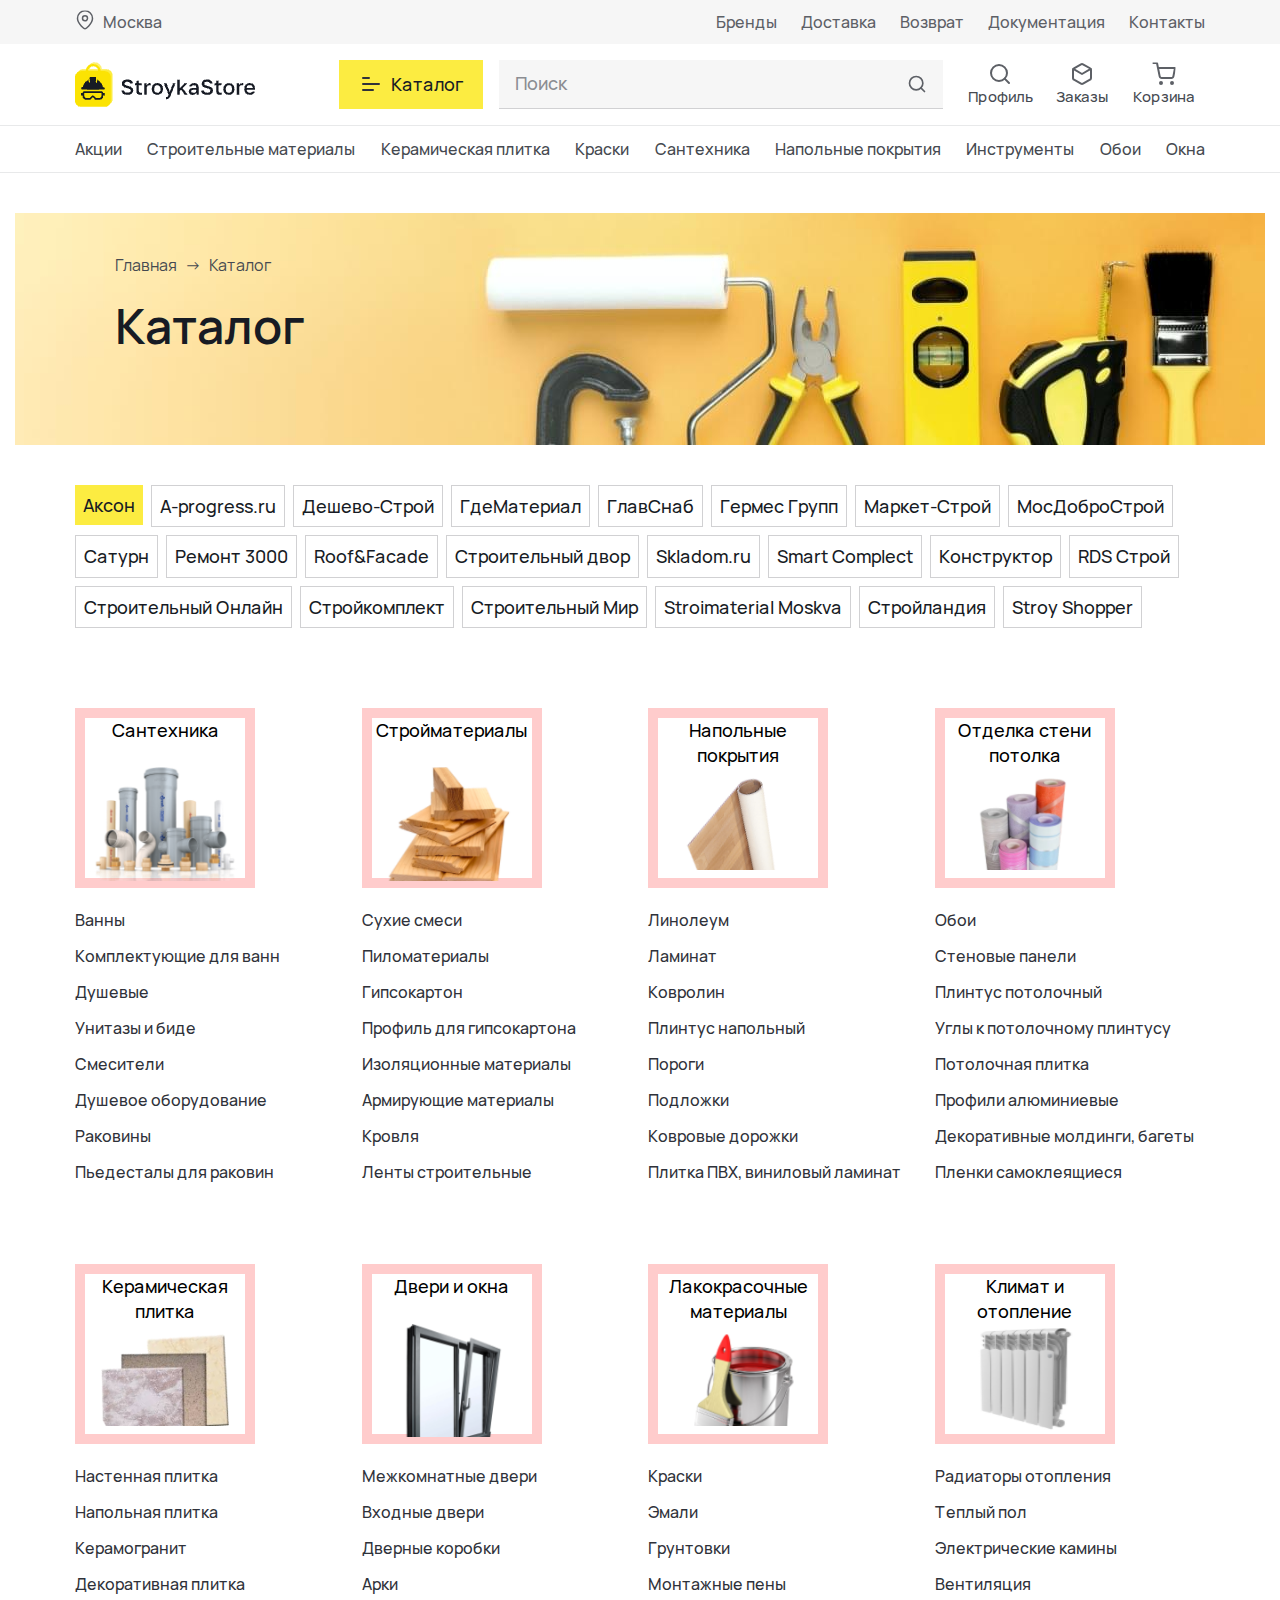
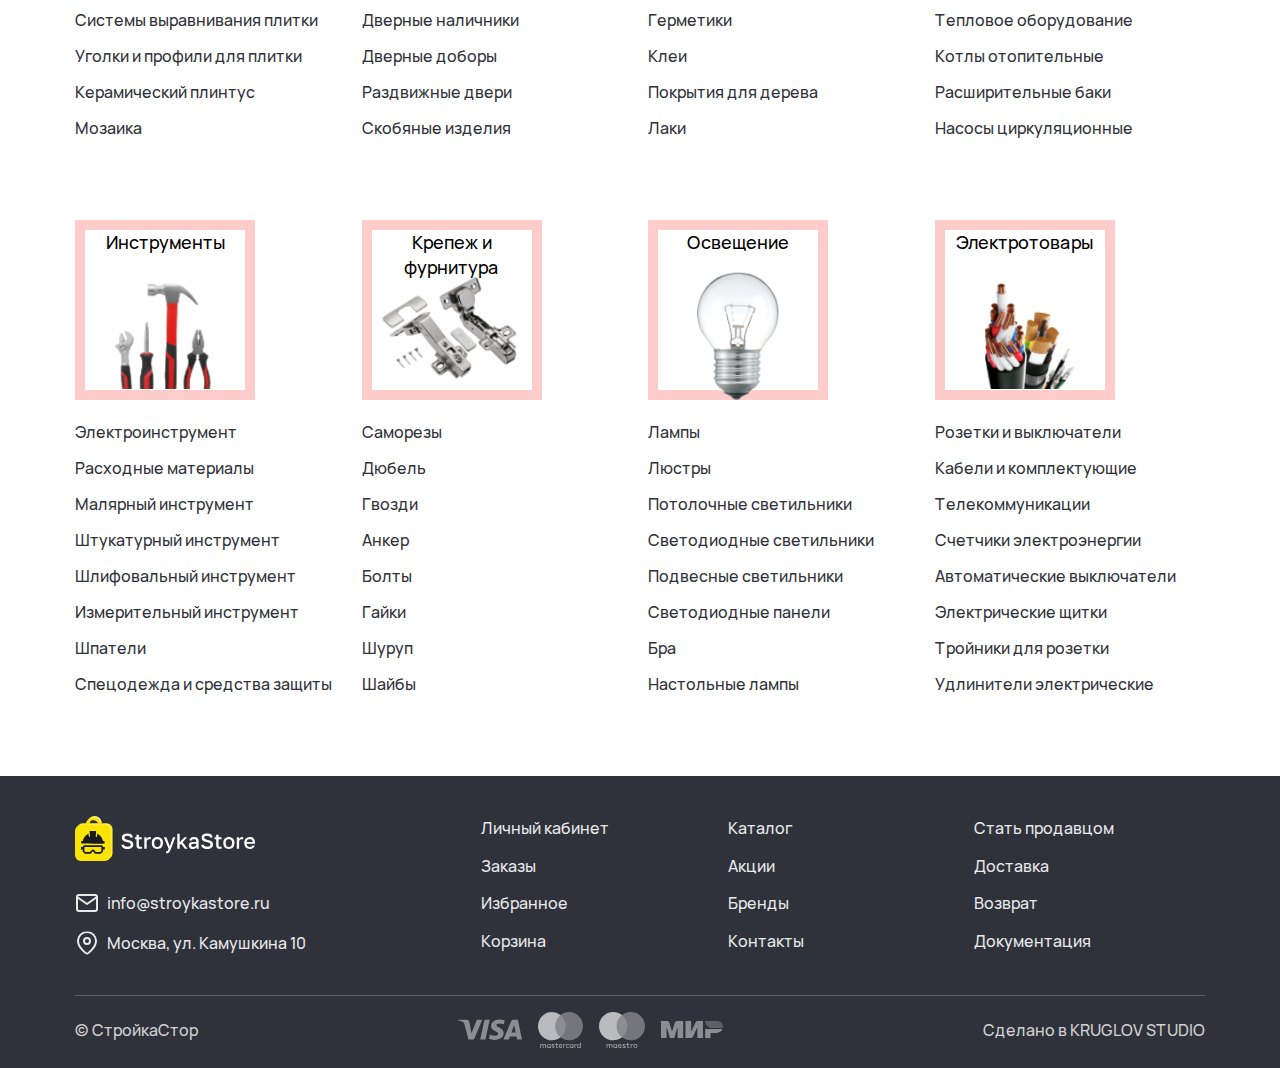
<file: catalog.html>
<!DOCTYPE html>
<html lang="ru">

<head>
  <meta charset="UTF-8">
  <meta name="viewport" content="width=device-width, initial-scale=1.0">
  <title>StroykaStore</title>
  <link rel="stylesheet" href="css/catalog.min.css">
</head>

<body>
  <div class="wrapper">
    <header class="header">
      <div class="header__top">
        <div class="container">
          <div class="header__top-inner">
            <a class="city button-open" href="#">Москва</a>
            <nav class="menu">
              <button class="menu__btn">
                <span></span>
              </button>
              <ul class="menu__list">
                <li class="menu__item">
                  <a class="menu__link" href="brands.html">Бренды</a>
                </li>
                <li class="menu__item">
                  <a class="menu__link" href="delivery.html">Доставка</a>
                </li>
                <li class="menu__item">
                  <a class="menu__link" href="return.html">Возврат</a>
                </li>
                <li class="menu__item">
                  <a class="menu__link" href="documents.html">Документация</a>
                </li>
                <li class="menu__item">
                  <a class="menu__link" href="contacts.html">Контакты</a>
                </li>
              </ul>
            </nav>
          </div>
        </div>
      </div>
      <div class="header__content">
        <div class="container">
          <div class="header__content-inner">
            <div class="header__content-item">
              <a class="logo header__logo" href="index.html">
                <img src="images/header/logo.png" alt="logo">
              </a>
            </div>
            <div class="header__content-item">
              <a class="catalog-link" href="catalog.html">
                <svg width="24" height="24" fill="none" xmlns="http://www.w3.org/2000/svg">
                  <defs>
                    <clipPath id="a">
                      <rect rx="0" width="23" height="23" transform="translate(.5 .5)" fill="#fff" fill-opacity="0" />
                    </clipPath>
                  </defs>
                  <g clip-path="url(#a)" stroke="#2F323A" stroke-width="2" stroke-linejoin="round" stroke-linecap="round">
                    <path d="M4 18h10M4 12h16M4 6h6" />
                  </g>
                </svg>
                Каталог
              </a>
              <form class="header__form form-search" action="#">
                <input class="form-search__input" type="text" placeholder="Поиск">
                <button class="form-search__btn" type="button"></button>
              </form>
              <ul class="user-nav">
                <li class="user-nav__item">
                  <a class="user-nav__link user-nav__link--user popap-login-open" href="#popap-login">
                    <svg width="24" height="24" fill="none" xmlns="http://www.w3.org/2000/svg">
                      <defs>
                        <clipPath id="a">
                          <rect rx="0" width="23" height="23" transform="translate(.5 .5)" fill="#fff" fill-opacity="0" />
                        </clipPath>
                      </defs>
                      <g clip-path="url(#a)" stroke="#5D6066" stroke-width="2" stroke-linejoin="round">
                        <path d="M11 19c-4.42 0-8-3.59-8-8 0-4.42 3.58-8 8-8 4.41 0 8 3.58 8 8 0 4.41-3.59 8-8 8z" />
                        <path d="M21 21l-4.36-4.35" stroke-linecap="round" />
                      </g>
                    </svg>
                    Профиль
                  </a>
                </li>
                <li class="user-nav__item">
                  <a class="user-nav__link user-nav__link--box" href="orders.html">
                    <svg width="24" height="24" fill="none" xmlns="http://www.w3.org/2000/svg">
                      <defs>
                        <clipPath id="a">
                          <rect rx="0" width="23" height="23" transform="translate(.5 .5)" fill="#fff" fill-opacity="0" />
                        </clipPath>
                      </defs>
                      <g clip-path="url(#a)" stroke="#5D6066" stroke-width="2">
                        <path
                          d="M21 8c-.01-.36-.1-.7-.27-1-.18-.31-.43-.56-.73-.74l-7-4c-.31-.17-.65-.26-1-.26-.36 0-.7.09-1 .26l-7 4c-.31.18-.56.43-.74.74-.17.3-.26.64-.26 1v8c0 .35.09.69.26.99.18.31.43.56.74.73l7 4c.3.18.59.28 1 .28.4 0 .69-.1 1-.28l7-4c.3-.17.55-.42.73-.73.17-.3.26-.64.27-.99V8z" />
                        <path d="M3.27 6.95L12 12l8.73-5.05" stroke-linejoin="round" stroke-linecap="round" />
                      </g>
                    </svg>
                    Заказы
                  </a>
                </li>
                <li class="user-nav__item">
                  <a class="user-nav__link user-nav__link--cart" href="cart.html">
                    <svg width="24" height="24" fill="none" xmlns="http://www.w3.org/2000/svg">
                      <defs>
                        <clipPath id="a">
                          <rect rx="0" width="23" height="23" transform="translate(.5 .5)" fill="#fff" fill-opacity="0" />
                        </clipPath>
                      </defs>
                      <g clip-path="url(#a)" stroke="#5D6066" stroke-width="2" stroke-linejoin="round">
                        <path
                          d="M9 22c-.56 0-1-.45-1-1 0-.56.44-1 1-1 .55 0 1 .44 1 1 0 .55-.45 1-1 1zm11 0c-.56 0-1-.45-1-1 0-.56.44-1 1-1 .55 0 1 .44 1 1 0 .55-.45 1-1 1z" />
                        <path
                          d="M1 1h4l2.68 13.38c.09.47.34.88.7 1.17.37.3.83.45 1.3.45h9.71c.47 0 .93-.15 1.3-.45.36-.29.61-.7.7-1.17L23 6H6"
                          stroke-linecap="round" />
                      </g>
                    </svg>
                    Корзина
                  </a>
                </li>
              </ul>
            </div>
          </div>
        </div>
      </div>
      <div class="header__category header-category">
        <div class="container">
          <ul class="header-category__list">
            <li class="header-category__list-item">
              <a class="header-category__list-link" href="#">Акции</a>
            </li>
            <li class="header-category__list-item">
              <a class="header-category__list-link" href="#">Строительные материалы</a>
            </li>
            <li class="header-category__list-item">
              <a class="header-category__list-link" href="#">Керамическая плитка</a>
            </li>
            <li class="header-category__list-item">
              <a class="header-category__list-link" href="#">Краски</a>
            </li>
            <li class="header-category__list-item">
              <a class="header-category__list-link" href="#">Сантехника</a>
            </li>
            <li class="header-category__list-item">
              <a class="header-category__list-link" href="#">Напольные покрытия</a>
            </li>
            <li class="header-category__list-item">
              <a class="header-category__list-link" href="#">Инструменты</a>
            </li>
            <li class="header-category__list-item">
              <a class="header-category__list-link" href="#">Обои</a>
            </li>
            <li class="header-category__list-item">
              <a class="header-category__list-link" href="#">Окна</a>
            </li>
          </ul>
        </div>
      </div>
      <div class="modal header__modal">
        <div class="modal__content header__modal-content">
          <p class="header__modal-title">
            Выберите ваш город
          </p>
          <form class="header__modal-form form-search" action="#">
            <input class="form-search__input" type="text" placeholder="Поиск">
            <button class="form-search__btn" type="button"></button>
          </form>
          <ul class="header__modal-list">
            <li class="header__modal-item">Москва</li>
            <li class="header__modal-item">Санкт-Петербург</li>
            <li class="header__modal-item">Новосибирск</li>
            <li class="header__modal-item">Екатеринбург</li>
            <li class="header__modal-item">Казань</li>
            <li class="header__modal-item">Нижний Новгород</li>
            <li class="header__modal-item">Челябинск</li>
            <li class="header__modal-item">Самара</li>
            <li class="header__modal-item">Ростов-на-Дону</li>
            <li class="header__modal-item">Уфа</li>
            <li class="header__modal-item">Омск</li>
            <li class="header__modal-item">Красноярск</li>
            <li class="header__modal-item">Воронеж</li>
            <li class="header__modal-item">Пермь</li>
            <li class="header__modal-item">Волгоград</li>
          </ul>
        </div>
        <button class="modal__button button-close" type="button">Close</button>
      </div>
      <div id="popap-login" aria-hidden="true" class="popup popap-user popap-login ">
        <div class="popup__wrapper popap-user__wrapper">
          <button type="button" class="popup__close popap-user__close"></button>
          <div class="popup__content popap-user__content">
            <div class="popup__text popap-user__text">
              <h2 class="popap-user page-title">
                Вход
              </h2>
              <form class="popap-user__form" action="#">
                <div class="popap-user__form-wrapper">
                  <label class="popap-user__form-label">
                    E-mail
                    <input class="popap-user__form-input" type="email" placeholder="youmail@mail.com" name="user-login-email">
                  </label>
                  <label class="popap-user__form-label">
                    Пароль
                    <input class="popap-user__form-input" type="password" placeholder="****************"
                      name="user-login-password">
                  </label>
                  <a class="popap-user__form-link" href="#">
                    Забыли пароль?
                  </a>
                  <button class="popap-user__form-btn page-btn-accent" type="submit" name="user-login-btn">
                    Войти
                  </button>
                  <a class="popap-user__form-reg popap-reg-open" href="#popap-reg">
                    Создать учетную запись
                  </a>
                </div>
              </form>
            </div>
          </div>
        </div>
      </div>
      
      <div id="popap-reg" aria-hidden="true" class="popup popap-user popap-reg">
        <div class="popup__wrapper popap-user__wrapper">
          <button data-close type="button" class="popup__close popap-user__close"></button>
          <div class="popup__content popap-user__content">
            <div class="popup__text popap-user__text">
              <h2 class="popap-user page-title">
                Регистрация
              </h2>
              <form class="popap-user__form" action="#">
                <div class="popap-user__form-wrapper popap-user__form-wrapper--grid">
                  <label class="popap-user__form-label">
                    Имя
                    <input class="popap-user__form-input" type="text" placeholder="Богдан" name="user-reg-name">
                  </label>
                  <label class="popap-user__form-label">
                    E-mail
                    <input class="popap-user__form-input" type="email" placeholder="youmail@mail.com" name="user-reg-email">
                  </label>
                  <label class="popap-user__form-label">
                    Новый пароль
                    <input class="popap-user__form-input" type="password" placeholder="****************"
                      name="user-reg-passord">
                  </label>
                  <label class="popap-user__form-label">
                    Подтверждение пароля
                    <input class="popap-user__form-input" type="password" placeholder="****************"
                      name="user-reg-passord-done">
                  </label>
                </div>
                <button class="popap-user__form-btn page-btn-accent" type="submit" name="user-reg-btn">
                  Зарегистрироваться
                </button>
              </form>
            </div>
          </div>
        </div>
      </div>
    </header>
    <main class="main">
      <section class="top">
        <div class="container-big">
          <div class="top__inner" style="background-image: url(images/top/top-catalog.jpeg)">
            <div class="top__nav">
              <a class="top__link" href="#">
                Главная
              </a>
              <span class="top__page-name">
                Каталог
              </span>
            </div>
            <h2 class="top__title">
              Каталог
            </h2>
          </div>
        </div>
      </section>
      <section class="catalog-list">
        <div class="container">
          <div class="catalog-list__buttons catalog-buttons">
            <ul class="catalog-buttons__list">
              <li class="catalog-buttons__item">
                <a class="catalog-buttons__link catalog-buttons__link--active" href="#">
                  Аксон
                </a>
              </li>
              <li class="catalog-buttons__item">
                <a class="catalog-buttons__link" href="#">
                  A-progress.ru
                </a>
              </li>
              <li class="catalog-buttons__item">
                <a class="catalog-buttons__link" href="#">
                  Дешево-Строй
                </a>
              </li>
              <li class="catalog-buttons__item">
                <a class="catalog-buttons__link" href="#">
                  ГдеМатериал
                </a>
              </li>
              <li class="catalog-buttons__item">
                <a class="catalog-buttons__link" href="#">
                  ГлавСнаб
                </a>
              </li>
              <li class="catalog-buttons__item">
                <a class="catalog-buttons__link" href="#">
                  Гермес Групп
                </a>
              </li>
              <li class="catalog-buttons__item">
                <a class="catalog-buttons__link" href="#">
                  Маркет-Строй
                </a>
              </li>
              <li class="catalog-buttons__item">
                <a class="catalog-buttons__link" href="#">
                  МосДоброСтрой
                </a>
              </li>
              <li class="catalog-buttons__item">
                <a class="catalog-buttons__link" href="#">
                  Сатурн
                </a>
              </li>
              <li class="catalog-buttons__item">
                <a class="catalog-buttons__link" href="#">
                  Ремонт 3000
                </a>
              </li>
              <li class="catalog-buttons__item">
                <a class="catalog-buttons__link" href="#">
                  Roof&Facade
                </a>
              </li>
              <li class="catalog-buttons__item">
                <a class="catalog-buttons__link" href="#">
                  Строительный двор
                </a>
              </li>
              <li class="catalog-buttons__item">
                <a class="catalog-buttons__link" href="#">
                  Skladom.ru
                </a>
              </li>
              <li class="catalog-buttons__item">
                <a class="catalog-buttons__link" href="#">
                  Smart Complect
                </a>
              </li>
              <li class="catalog-buttons__item">
                <a class="catalog-buttons__link" href="#">
                  Конструктор
                </a>
              </li>
              <li class="catalog-buttons__item">
                <a class="catalog-buttons__link" href="#">
                  RDS Строй
                </a>
              </li>
              <li class="catalog-buttons__item">
                <a class="catalog-buttons__link" href="#">
                  Строительный Онлайн
                </a>
              </li>
              <li class="catalog-buttons__item">
                <a class="catalog-buttons__link" href="#">
                  Стройкомплект
                </a>
              </li>
              <li class="catalog-buttons__item">
                <a class="catalog-buttons__link" href="#">
                  Строительный Мир
                </a>
              </li>
              <li class="catalog-buttons__item">
                <a class="catalog-buttons__link" href="#">
                  Stroimaterial Moskva
                </a>
              </li>
              <li class="catalog-buttons__item">
                <a class="catalog-buttons__link" href="#">
                  Стройландия
                </a>
              </li>
              <li class="catalog-buttons__item">
                <a class="catalog-buttons__link" href="#">
                  Stroy Shopper
                </a>
              </li>
            </ul>
          </div>
          <div class="catalog-list__content catalog-content">
            <div class="catalog-content__item">
              <div class="catalog-content__card catalog-card">
                <p class="catalog-card__name">
                  Сантехника
                </p>
                <div class="catalog-card__img">
                  <img src="images/catalog/1.png" alt="catalog-img">
                </div>
              </div>
              <ul class="catalog-content__list">
                <li class="catalog-content__list-item">
                  <a href="#" class="catalog-content__list-link">
                    Ванны
                  </a>
                </li>
                <li class="catalog-content__list-item">
                  <a href="#" class="catalog-content__list-link">
                    Комплектующие для ванн
                  </a>
                </li>
                <li class="catalog-content__list-item">
                  <a href="#" class="catalog-content__list-link">
                    Душевые
                  </a>
                </li>
                <li class="catalog-content__list-item">
                  <a href="#" class="catalog-content__list-link">
                    Унитазы и биде
                  </a>
                </li>
                <li class="catalog-content__list-item">
                  <a href="#" class="catalog-content__list-link">
                    Смесители
                  </a>
                </li>
                <li class="catalog-content__list-item">
                  <a href="#" class="catalog-content__list-link">
                    Душевое оборудование
                  </a>
                </li>
                <li class="catalog-content__list-item">
                  <a href="#" class="catalog-content__list-link">
                    Раковины
                  </a>
                </li>
                <li class="catalog-content__list-item">
                  <a href="#" class="catalog-content__list-link">
                    Пьедесталы для раковин
                  </a>
                </li>
              </ul>
            </div>
            <div class="catalog-content__item">
              <div class="catalog-content__card catalog-card">
                <p class="catalog-card__name">
                  Стройматериалы
                </p>
                <div class="catalog-card__img">
                  <img src="images/catalog/2.png" alt="catalog-img">
                </div>
              </div>
              <ul class="catalog-content__list">
                <li class="catalog-content__list-item">
                  <a href="#" class="catalog-content__list-link">
                    Сухие смеси
                  </a>
                </li>
                <li class="catalog-content__list-item">
                  <a href="#" class="catalog-content__list-link">
                    Пиломатериалы
                  </a>
                </li>
                <li class="catalog-content__list-item">
                  <a href="#" class="catalog-content__list-link">
                    Гипсокартон
                  </a>
                </li>
                <li class="catalog-content__list-item">
                  <a href="#" class="catalog-content__list-link">
                    Профиль для гипсокартона
                  </a>
                </li>
                <li class="catalog-content__list-item">
                  <a href="#" class="catalog-content__list-link">
                    Изоляционные материалы
                  </a>
                </li>
                <li class="catalog-content__list-item">
                  <a href="#" class="catalog-content__list-link">
                    Армирующие материалы
                  </a>
                </li>
                <li class="catalog-content__list-item">
                  <a href="#" class="catalog-content__list-link">
                    Кровля
                  </a>
                </li>
                <li class="catalog-content__list-item">
                  <a href="#" class="catalog-content__list-link">
                    Ленты строительные
                  </a>
                </li>
              </ul>
            </div>
            <div class="catalog-content__item">
              <div class="catalog-content__card catalog-card">
                <p class="catalog-card__name">
                  Напольные покрытия
                </p>
                <div class="catalog-card__img">
                  <img src="images/catalog/3.png" alt="catalog-img">
                </div>
              </div>
              <ul class="catalog-content__list">
                <li class="catalog-content__list-item">
                  <a href="#" class="catalog-content__list-link">
                    Линолеум
                  </a>
                </li>
                <li class="catalog-content__list-item">
                  <a href="#" class="catalog-content__list-link">
                    Ламинат
                  </a>
                </li>
                <li class="catalog-content__list-item">
                  <a href="#" class="catalog-content__list-link">
                    Ковролин
                  </a>
                </li>
                <li class="catalog-content__list-item">
                  <a href="#" class="catalog-content__list-link">
                    Плинтус напольный
                  </a>
                </li>
                <li class="catalog-content__list-item">
                  <a href="#" class="catalog-content__list-link">
                    Пороги
                  </a>
                </li>
                <li class="catalog-content__list-item">
                  <a href="#" class="catalog-content__list-link">
                    Подложки
                  </a>
                </li>
                <li class="catalog-content__list-item">
                  <a href="#" class="catalog-content__list-link">
                    Ковровые дорожки
                  </a>
                </li>
                <li class="catalog-content__list-item">
                  <a href="#" class="catalog-content__list-link">
                    Плитка ПВХ, виниловый ламинат
                  </a>
                </li>
              </ul>
            </div>
            <div class="catalog-content__item">
              <div class="catalog-content__card catalog-card">
                <p class="catalog-card__name">
                  Отделка стени потолка
                </p>
                <div class="catalog-card__img">
                  <img src="images/catalog/4.png" alt="catalog-img">
                </div>
              </div>
              <ul class="catalog-content__list">
                <li class="catalog-content__list-item">
                  <a href="#" class="catalog-content__list-link">
                    Обои
                  </a>
                </li>
                <li class="catalog-content__list-item">
                  <a href="#" class="catalog-content__list-link">
                    Стеновые панели
                  </a>
                </li>
                <li class="catalog-content__list-item">
                  <a href="#" class="catalog-content__list-link">
                    Плинтус потолочный
                  </a>
                </li>
                <li class="catalog-content__list-item">
                  <a href="#" class="catalog-content__list-link">
                    Углы к потолочному плинтусу
                  </a>
                </li>
                <li class="catalog-content__list-item">
                  <a href="#" class="catalog-content__list-link">
                    Потолочная плитка
                  </a>
                </li>
                <li class="catalog-content__list-item">
                  <a href="#" class="catalog-content__list-link">
                    Профили алюминиевые
                  </a>
                </li>
                <li class="catalog-content__list-item">
                  <a href="#" class="catalog-content__list-link">
                    Декоративные молдинги, багеты
                  </a>
                </li>
                <li class="catalog-content__list-item">
                  <a href="#" class="catalog-content__list-link">
                    Пленки самоклеящиеся
                  </a>
                </li>
              </ul>
            </div>
            <div class="catalog-content__item">
              <div class="catalog-content__card catalog-card">
                <p class="catalog-card__name">
                  Керамическая плитка
                </p>
                <div class="catalog-card__img">
                  <img src="images/catalog/5.png" alt="catalog-img">
                </div>
              </div>
              <ul class="catalog-content__list">
                <li class="catalog-content__list-item">
                  <a href="#" class="catalog-content__list-link">
                    Настенная плитка
                  </a>
                </li>
                <li class="catalog-content__list-item">
                  <a href="#" class="catalog-content__list-link">
                    Напольная плитка
                  </a>
                </li>
                <li class="catalog-content__list-item">
                  <a href="#" class="catalog-content__list-link">
                    Керамогранит
                  </a>
                </li>
                <li class="catalog-content__list-item">
                  <a href="#" class="catalog-content__list-link">
                    Декоративная плитка
                  </a>
                </li>
                <li class="catalog-content__list-item">
                  <a href="#" class="catalog-content__list-link">
                    Системы выравнивания плитки
                  </a>
                </li>
                <li class="catalog-content__list-item">
                  <a href="#" class="catalog-content__list-link">
                    Уголки и профили для плитки
                  </a>
                </li>
                <li class="catalog-content__list-item">
                  <a href="#" class="catalog-content__list-link">
                    Керамический плинтус
                  </a>
                </li>
                <li class="catalog-content__list-item">
                  <a href="#" class="catalog-content__list-link">
                    Мозаика
                  </a>
                </li>
              </ul>
            </div>
            <div class="catalog-content__item">
              <div class="catalog-content__card catalog-card">
                <p class="catalog-card__name">
                  Двери и окна
                </p>
                <div class="catalog-card__img">
                  <img src="images/catalog/6.png" alt="catalog-img">
                </div>
              </div>
              <ul class="catalog-content__list">
                <li class="catalog-content__list-item">
                  <a href="#" class="catalog-content__list-link">
                    Межкомнатные двери
                  </a>
                </li>
                <li class="catalog-content__list-item">
                  <a href="#" class="catalog-content__list-link">
                    Входные двери
                  </a>
                </li>
                <li class="catalog-content__list-item">
                  <a href="#" class="catalog-content__list-link">
                    Дверные коробки
                  </a>
                </li>
                <li class="catalog-content__list-item">
                  <a href="#" class="catalog-content__list-link">
                    Арки
                  </a>
                </li>
                <li class="catalog-content__list-item">
                  <a href="#" class="catalog-content__list-link">
                    Дверные наличники
                  </a>
                </li>
                <li class="catalog-content__list-item">
                  <a href="#" class="catalog-content__list-link">
                    Дверные доборы
                  </a>
                </li>
                <li class="catalog-content__list-item">
                  <a href="#" class="catalog-content__list-link">
                    Раздвижные двери
                  </a>
                </li>
                <li class="catalog-content__list-item">
                  <a href="#" class="catalog-content__list-link">
                    Скобяные изделия
                  </a>
                </li>
              </ul>
            </div>
            <div class="catalog-content__item">
              <div class="catalog-content__card catalog-card">
                <p class="catalog-card__name">
                  Лакокрасочные материалы
                </p>
                <div class="catalog-card__img">
                  <img src="images/catalog/7.png" alt="catalog-img">
                </div>
              </div>
              <ul class="catalog-content__list">
                <li class="catalog-content__list-item">
                  <a href="#" class="catalog-content__list-link">
                    Краски
                  </a>
                </li>
                <li class="catalog-content__list-item">
                  <a href="#" class="catalog-content__list-link">
                    Эмали
                  </a>
                </li>
                <li class="catalog-content__list-item">
                  <a href="#" class="catalog-content__list-link">
                    Грунтовки
                  </a>
                </li>
                <li class="catalog-content__list-item">
                  <a href="#" class="catalog-content__list-link">
                    Монтажные пены
                  </a>
                </li>
                <li class="catalog-content__list-item">
                  <a href="#" class="catalog-content__list-link">
                    Герметики
                  </a>
                </li>
                <li class="catalog-content__list-item">
                  <a href="#" class="catalog-content__list-link">
                    Клеи
                  </a>
                </li>
                <li class="catalog-content__list-item">
                  <a href="#" class="catalog-content__list-link">
                    Покрытия для дерева
                  </a>
                </li>
                <li class="catalog-content__list-item">
                  <a href="#" class="catalog-content__list-link">
                    Лаки
                  </a>
                </li>
              </ul>
            </div>
            <div class="catalog-content__item">
              <div class="catalog-content__card catalog-card">
                <p class="catalog-card__name">
                  Климат и отопление
                </p>
                <div class="catalog-card__img">
                  <img src="images/catalog/8.png" alt="catalog-img">
                </div>
              </div>
              <ul class="catalog-content__list">
                <li class="catalog-content__list-item">
                  <a href="#" class="catalog-content__list-link">
                    Радиаторы отопления
                  </a>
                </li>
                <li class="catalog-content__list-item">
                  <a href="#" class="catalog-content__list-link">
                    Теплый пол
                  </a>
                </li>
                <li class="catalog-content__list-item">
                  <a href="#" class="catalog-content__list-link">
                    Электрические камины
                  </a>
                </li>
                <li class="catalog-content__list-item">
                  <a href="#" class="catalog-content__list-link">
                    Вентиляция
                  </a>
                </li>
                <li class="catalog-content__list-item">
                  <a href="#" class="catalog-content__list-link">
                    Тепловое оборудование
                  </a>
                </li>
                <li class="catalog-content__list-item">
                  <a href="#" class="catalog-content__list-link">
                    Котлы отопительные
                  </a>
                </li>
                <li class="catalog-content__list-item">
                  <a href="#" class="catalog-content__list-link">
                    Расширительные баки
                  </a>
                </li>
                <li class="catalog-content__list-item">
                  <a href="#" class="catalog-content__list-link">
                    Насосы циркуляционные
                  </a>
                </li>
              </ul>
            </div>
            <div class="catalog-content__item">
              <div class="catalog-content__card catalog-card">
                <p class="catalog-card__name">
                  Инструменты
                </p>
                <div class="catalog-card__img">
                  <img src="images/catalog/9.png" alt="catalog-img">
                </div>
              </div>
              <ul class="catalog-content__list">
                <li class="catalog-content__list-item">
                  <a href="#" class="catalog-content__list-link">
                    Электроинструмент
                  </a>
                </li>
                <li class="catalog-content__list-item">
                  <a href="#" class="catalog-content__list-link">
                    Расходные материалы
                  </a>
                </li>
                <li class="catalog-content__list-item">
                  <a href="#" class="catalog-content__list-link">
                    Малярный инструмент
                  </a>
                </li>
                <li class="catalog-content__list-item">
                  <a href="#" class="catalog-content__list-link">
                    Штукатурный инструмент
                  </a>
                </li>
                <li class="catalog-content__list-item">
                  <a href="#" class="catalog-content__list-link">
                    Шлифовальный инструмент
                  </a>
                </li>
                <li class="catalog-content__list-item">
                  <a href="#" class="catalog-content__list-link">
                    Измерительный инструмент
                  </a>
                </li>
                <li class="catalog-content__list-item">
                  <a href="#" class="catalog-content__list-link">
                    Шпатели
                  </a>
                </li>
                <li class="catalog-content__list-item">
                  <a href="#" class="catalog-content__list-link">
                    Спецодежда и средства защиты
                  </a>
                </li>
              </ul>
            </div>
            <div class="catalog-content__item">
              <div class="catalog-content__card catalog-card">
                <p class="catalog-card__name">
                  Крепеж и фурнитура
                </p>
                <div class="catalog-card__img">
                  <img src="images/catalog/10.png" alt="catalog-img">
                </div>
              </div>
              <ul class="catalog-content__list">
                <li class="catalog-content__list-item">
                  <a href="#" class="catalog-content__list-link">
                    Саморезы
                  </a>
                </li>
                <li class="catalog-content__list-item">
                  <a href="#" class="catalog-content__list-link">
                    Дюбель
                  </a>
                </li>
                <li class="catalog-content__list-item">
                  <a href="#" class="catalog-content__list-link">
                    Гвозди
                  </a>
                </li>
                <li class="catalog-content__list-item">
                  <a href="#" class="catalog-content__list-link">
                    Анкер
                  </a>
                </li>
                <li class="catalog-content__list-item">
                  <a href="#" class="catalog-content__list-link">
                    Болты
                  </a>
                </li>
                <li class="catalog-content__list-item">
                  <a href="#" class="catalog-content__list-link">
                    Гайки
                  </a>
                </li>
                <li class="catalog-content__list-item">
                  <a href="#" class="catalog-content__list-link">
                    Шуруп
                  </a>
                </li>
                <li class="catalog-content__list-item">
                  <a href="#" class="catalog-content__list-link">
                    Шайбы
                  </a>
                </li>
              </ul>
            </div>
            <div class="catalog-content__item">
              <div class="catalog-content__card catalog-card">
                <p class="catalog-card__name">
                  Освещение
                </p>
                <div class="catalog-card__img">
                  <img src="images/catalog/11.png" alt="catalog-img">
                </div>
              </div>
              <ul class="catalog-content__list">
                <li class="catalog-content__list-item">
                  <a href="#" class="catalog-content__list-link">
                    Лампы
                  </a>
                </li>
                <li class="catalog-content__list-item">
                  <a href="#" class="catalog-content__list-link">
                    Люстры
                  </a>
                </li>
                <li class="catalog-content__list-item">
                  <a href="#" class="catalog-content__list-link">
                    Потолочные светильники
                  </a>
                </li>
                <li class="catalog-content__list-item">
                  <a href="#" class="catalog-content__list-link">
                    Светодиодные светильники
                  </a>
                </li>
                <li class="catalog-content__list-item">
                  <a href="#" class="catalog-content__list-link">
                    Подвесные светильники
                  </a>
                </li>
                <li class="catalog-content__list-item">
                  <a href="#" class="catalog-content__list-link">
                    Светодиодные панели
                  </a>
                </li>
                <li class="catalog-content__list-item">
                  <a href="#" class="catalog-content__list-link">
                    Бра
                  </a>
                </li>
                <li class="catalog-content__list-item">
                  <a href="#" class="catalog-content__list-link">
                    Настольные лампы
                  </a>
                </li>
              </ul>
            </div>
            <div class="catalog-content__item">
              <div class="catalog-content__card catalog-card">
                <p class="catalog-card__name">
                  Электротовары
                </p>
                <div class="catalog-card__img">
                  <img src="images/catalog/12.png" alt="catalog-img">
                </div>
              </div>
              <ul class="catalog-content__list">
                <li class="catalog-content__list-item">
                  <a href="#" class="catalog-content__list-link">
                    Розетки и выключатели
                  </a>
                </li>
                <li class="catalog-content__list-item">
                  <a href="#" class="catalog-content__list-link">
                    Кабели и комплектующие
                  </a>
                </li>
                <li class="catalog-content__list-item">
                  <a href="#" class="catalog-content__list-link">
                    Телекоммуникации
                  </a>
                </li>
                <li class="catalog-content__list-item">
                  <a href="#" class="catalog-content__list-link">
                    Счетчики электроэнергии
                  </a>
                </li>
                <li class="catalog-content__list-item">
                  <a href="#" class="catalog-content__list-link">
                    Автоматические выключатели
                  </a>
                </li>
                <li class="catalog-content__list-item">
                  <a href="#" class="catalog-content__list-link">
                    Электрические щитки
                  </a>
                </li>
                <li class="catalog-content__list-item">
                  <a href="#" class="catalog-content__list-link">
                    Тройники для розетки
                  </a>
                </li>
                <li class="catalog-content__list-item">
                  <a href="#" class="catalog-content__list-link">
                    Удлинители электрические
                  </a>
                </li>
              </ul>
            </div>
          </div>
        </div>
      </section>
    </main>
    <footer class="footer">
      <div class="container">
        <div class="footer__top">
          <div class="footer__top-inner">
            <div class="footer__top-info">
              <a class="logo" href="index.html">
                <img src="images/footer/logo.svg" alt="logo">
              </a>
              <a class="footer__top-email" href="mailto:info@stroykastore.ru">info@stroykastore.ru</a>
              <p class="footer__top-address">Москва, ул. Камушкина 10</p>
            </div>
            <ul class="footer__menu">
              <li class="footer__menu-item">
                <a class="footer__menu-link" href="user-cabinet.html">
                  Личный кабинет
                </a>
              </li>
              <li class="footer__menu-item">
                <a class="footer__menu-link" href="catalog.html">
                  Каталог
                </a>
              </li>
              <li class="footer__menu-item">
                <a class="footer__menu-link" href="#">
                  Стать продавцом
                </a>
              </li>
              <li class="footer__menu-item">
                <a class="footer__menu-link" href="orders.html">
                  Заказы
                </a>
              </li>
              <li class="footer__menu-item">
                <a class="footer__menu-link" href="#">
                  Акции
                </a>
              </li>
              <li class="footer__menu-item">
                <a class="footer__menu-link" href="delivery.html">
                  Доставка
                </a>
              </li>
              <li class="footer__menu-item">
                <a class="footer__menu-link" href="#">
                  Избранное
                </a>
              </li>
              <li class="footer__menu-item">
                <a class="footer__menu-link" href="brands.html">
                  Бренды
                </a>
              </li>
              <li class="footer__menu-item">
                <a class="footer__menu-link" href="return.html">
                  Возврат
                </a>
              </li>
              <li class="footer__menu-item">
                <a class="footer__menu-link" href="cart.html">
                  Корзина
                </a>
              </li>
              <li class="footer__menu-item">
                <a class="footer__menu-link" href="contacts.html">
                  Контакты
                </a>
              </li>
              <li class="footer__menu-item">
                <a class="footer__menu-link" href="documents.html">
                  Документация
                </a>
              </li>
            </ul>
          </div>
        </div>
        <div class="footer__bottom">
          <p class="footer__bottom-copy">
            © СтройкаСтор
          </p>
          <ul class="footer__bottom-list">
            <li class="footer__bottom-item">
              <img src="images/footer/visa.svg" alt="visa">
            </li>
            <li class="footer__bottom-item">
              <img src="images/footer/mastercard.svg" alt="mastercard">
            </li>
            <li class="footer__bottom-item">
              <img src="images/footer/maestro.svg" alt="maestro">
            </li>
            <li class="footer__bottom-item">
              <img src="images/footer/mir.svg" alt="mir">
            </li>
          </ul>
          <p class="footer__bottom-creator">
            Cделано в KRUGLOV STUDIO
          </p>
        </div>
      </div>
    </footer>
  </div>
  <script src="https://code.jquery.com/jquery-3.7.1.min.js" integrity="sha256-/JqT3SQfawRcv/BIHPThkBvs0OEvtFFmqPF/lYI/Cxo=" crossorigin="anonymous"></script>
  <script src="js/main.min.js"></script>
</body>

</html>
</file>
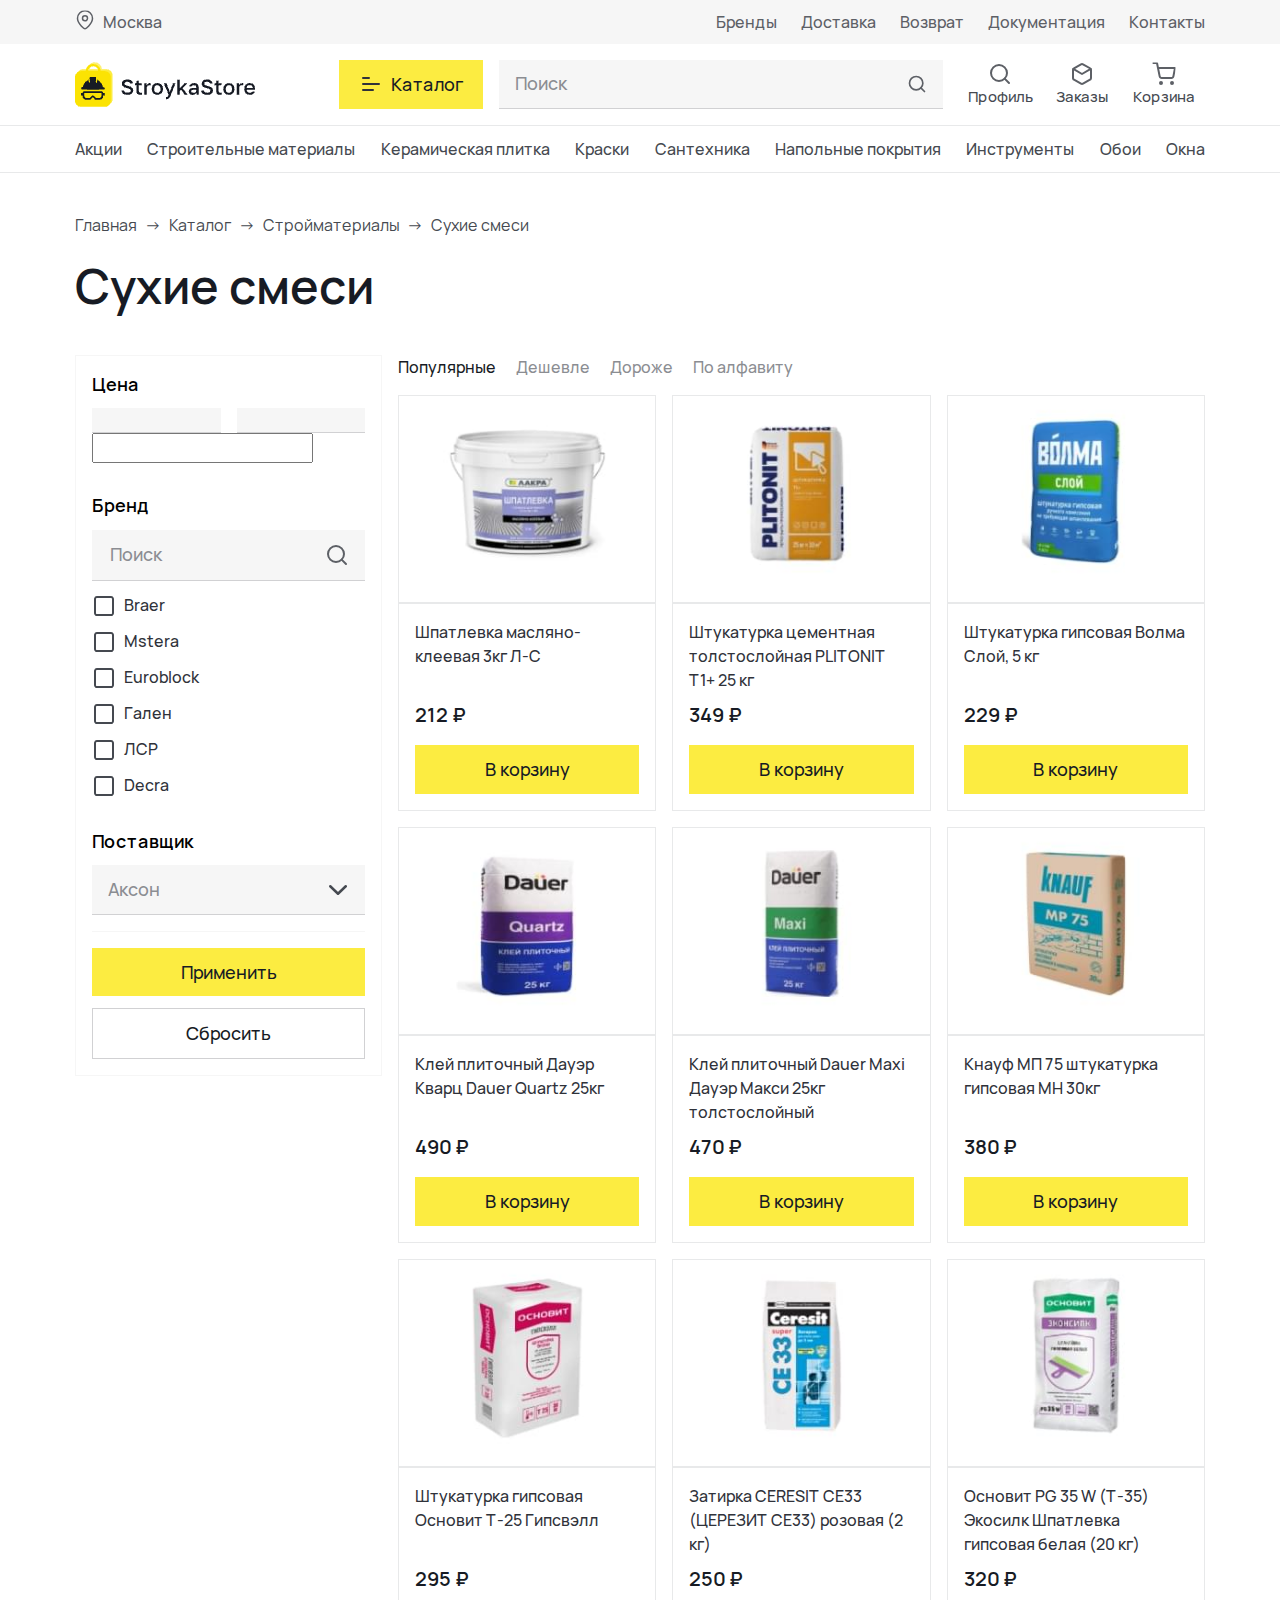
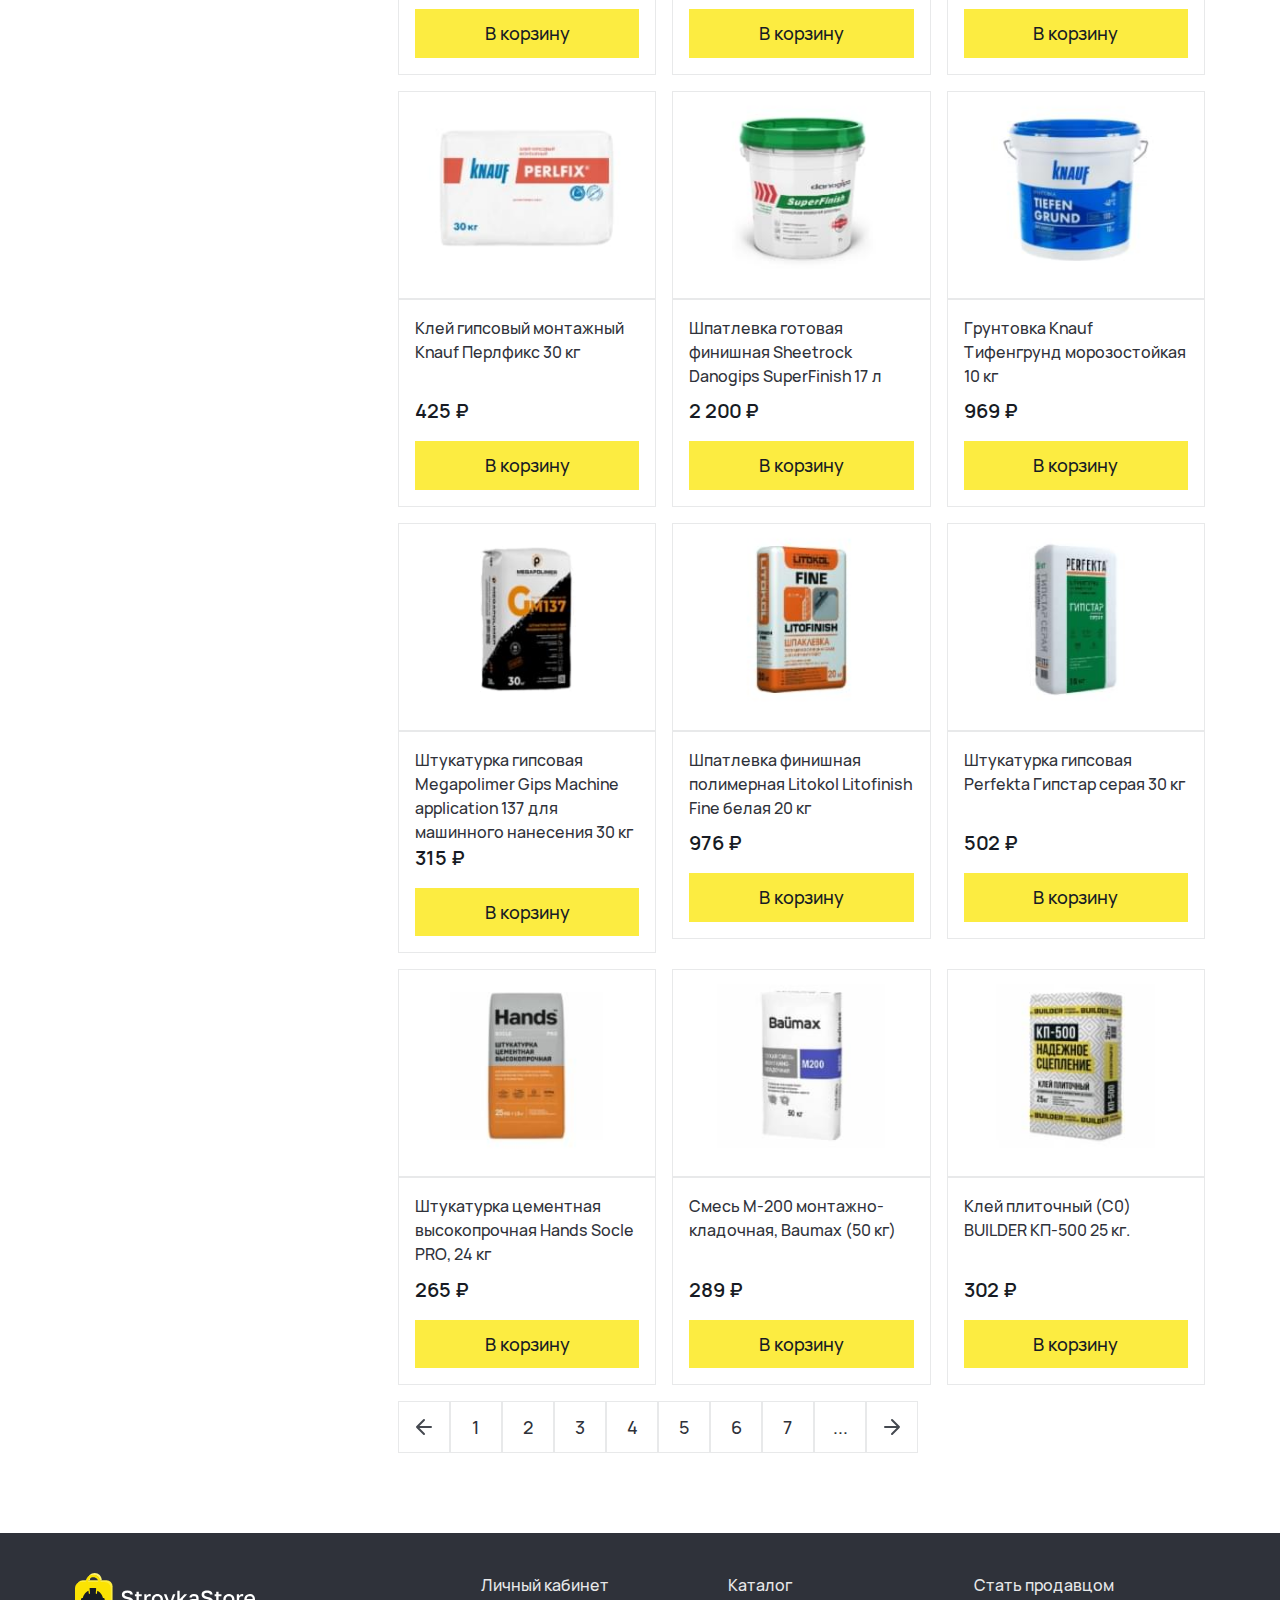
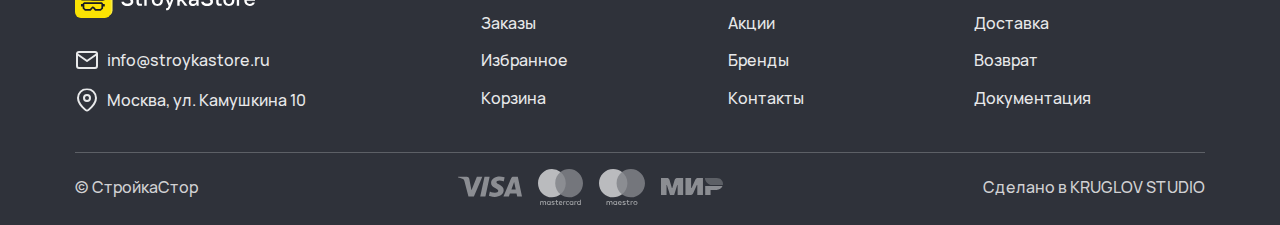
<file: category.html>
<!DOCTYPE html>
<html lang="ru">

<head>
  <meta charset="UTF-8">
  <meta name="viewport" content="width=device-width, initial-scale=1.0">
  <title>StroykaStore</title>
  <link rel="stylesheet" href="css/category.min.css">
</head>

<body>
  <div class="wrapper">
    <header class="header">
      <div class="header__top">
        <div class="container">
          <div class="header__top-inner">
            <a class="city button-open" href="#">Москва</a>
            <nav class="menu">
              <button class="menu__btn">
                <span></span>
              </button>
              <ul class="menu__list">
                <li class="menu__item">
                  <a class="menu__link" href="brands.html">Бренды</a>
                </li>
                <li class="menu__item">
                  <a class="menu__link" href="delivery.html">Доставка</a>
                </li>
                <li class="menu__item">
                  <a class="menu__link" href="return.html">Возврат</a>
                </li>
                <li class="menu__item">
                  <a class="menu__link" href="documents.html">Документация</a>
                </li>
                <li class="menu__item">
                  <a class="menu__link" href="contacts.html">Контакты</a>
                </li>
              </ul>
            </nav>
          </div>
        </div>
      </div>
      <div class="header__content">
        <div class="container">
          <div class="header__content-inner">
            <div class="header__content-item">
              <a class="logo header__logo" href="index.html">
                <img src="images/header/logo.png" alt="logo">
              </a>
            </div>
            <div class="header__content-item">
              <a class="catalog-link" href="catalog.html">
                <svg width="24" height="24" fill="none" xmlns="http://www.w3.org/2000/svg">
                  <defs>
                    <clipPath id="a">
                      <rect rx="0" width="23" height="23" transform="translate(.5 .5)" fill="#fff" fill-opacity="0" />
                    </clipPath>
                  </defs>
                  <g clip-path="url(#a)" stroke="#2F323A" stroke-width="2" stroke-linejoin="round" stroke-linecap="round">
                    <path d="M4 18h10M4 12h16M4 6h6" />
                  </g>
                </svg>
                Каталог
              </a>
              <form class="header__form form-search" action="#">
                <input class="form-search__input" type="text" placeholder="Поиск">
                <button class="form-search__btn" type="button"></button>
              </form>
              <ul class="user-nav">
                <li class="user-nav__item">
                  <a class="user-nav__link user-nav__link--user popap-login-open" href="#popap-login">
                    <svg width="24" height="24" fill="none" xmlns="http://www.w3.org/2000/svg">
                      <defs>
                        <clipPath id="a">
                          <rect rx="0" width="23" height="23" transform="translate(.5 .5)" fill="#fff" fill-opacity="0" />
                        </clipPath>
                      </defs>
                      <g clip-path="url(#a)" stroke="#5D6066" stroke-width="2" stroke-linejoin="round">
                        <path d="M11 19c-4.42 0-8-3.59-8-8 0-4.42 3.58-8 8-8 4.41 0 8 3.58 8 8 0 4.41-3.59 8-8 8z" />
                        <path d="M21 21l-4.36-4.35" stroke-linecap="round" />
                      </g>
                    </svg>
                    Профиль
                  </a>
                </li>
                <li class="user-nav__item">
                  <a class="user-nav__link user-nav__link--box" href="orders.html">
                    <svg width="24" height="24" fill="none" xmlns="http://www.w3.org/2000/svg">
                      <defs>
                        <clipPath id="a">
                          <rect rx="0" width="23" height="23" transform="translate(.5 .5)" fill="#fff" fill-opacity="0" />
                        </clipPath>
                      </defs>
                      <g clip-path="url(#a)" stroke="#5D6066" stroke-width="2">
                        <path
                          d="M21 8c-.01-.36-.1-.7-.27-1-.18-.31-.43-.56-.73-.74l-7-4c-.31-.17-.65-.26-1-.26-.36 0-.7.09-1 .26l-7 4c-.31.18-.56.43-.74.74-.17.3-.26.64-.26 1v8c0 .35.09.69.26.99.18.31.43.56.74.73l7 4c.3.18.59.28 1 .28.4 0 .69-.1 1-.28l7-4c.3-.17.55-.42.73-.73.17-.3.26-.64.27-.99V8z" />
                        <path d="M3.27 6.95L12 12l8.73-5.05" stroke-linejoin="round" stroke-linecap="round" />
                      </g>
                    </svg>
                    Заказы
                  </a>
                </li>
                <li class="user-nav__item">
                  <a class="user-nav__link user-nav__link--cart" href="cart.html">
                    <svg width="24" height="24" fill="none" xmlns="http://www.w3.org/2000/svg">
                      <defs>
                        <clipPath id="a">
                          <rect rx="0" width="23" height="23" transform="translate(.5 .5)" fill="#fff" fill-opacity="0" />
                        </clipPath>
                      </defs>
                      <g clip-path="url(#a)" stroke="#5D6066" stroke-width="2" stroke-linejoin="round">
                        <path
                          d="M9 22c-.56 0-1-.45-1-1 0-.56.44-1 1-1 .55 0 1 .44 1 1 0 .55-.45 1-1 1zm11 0c-.56 0-1-.45-1-1 0-.56.44-1 1-1 .55 0 1 .44 1 1 0 .55-.45 1-1 1z" />
                        <path
                          d="M1 1h4l2.68 13.38c.09.47.34.88.7 1.17.37.3.83.45 1.3.45h9.71c.47 0 .93-.15 1.3-.45.36-.29.61-.7.7-1.17L23 6H6"
                          stroke-linecap="round" />
                      </g>
                    </svg>
                    Корзина
                  </a>
                </li>
              </ul>
            </div>
          </div>
        </div>
      </div>
      <div class="header__category header-category">
        <div class="container">
          <ul class="header-category__list">
            <li class="header-category__list-item">
              <a class="header-category__list-link" href="#">Акции</a>
            </li>
            <li class="header-category__list-item">
              <a class="header-category__list-link" href="#">Строительные материалы</a>
            </li>
            <li class="header-category__list-item">
              <a class="header-category__list-link" href="#">Керамическая плитка</a>
            </li>
            <li class="header-category__list-item">
              <a class="header-category__list-link" href="#">Краски</a>
            </li>
            <li class="header-category__list-item">
              <a class="header-category__list-link" href="#">Сантехника</a>
            </li>
            <li class="header-category__list-item">
              <a class="header-category__list-link" href="#">Напольные покрытия</a>
            </li>
            <li class="header-category__list-item">
              <a class="header-category__list-link" href="#">Инструменты</a>
            </li>
            <li class="header-category__list-item">
              <a class="header-category__list-link" href="#">Обои</a>
            </li>
            <li class="header-category__list-item">
              <a class="header-category__list-link" href="#">Окна</a>
            </li>
          </ul>
        </div>
      </div>
      <div class="modal header__modal">
        <div class="modal__content header__modal-content">
          <p class="header__modal-title">
            Выберите ваш город
          </p>
          <form class="header__modal-form form-search" action="#">
            <input class="form-search__input" type="text" placeholder="Поиск">
            <button class="form-search__btn" type="button"></button>
          </form>
          <ul class="header__modal-list">
            <li class="header__modal-item">Москва</li>
            <li class="header__modal-item">Санкт-Петербург</li>
            <li class="header__modal-item">Новосибирск</li>
            <li class="header__modal-item">Екатеринбург</li>
            <li class="header__modal-item">Казань</li>
            <li class="header__modal-item">Нижний Новгород</li>
            <li class="header__modal-item">Челябинск</li>
            <li class="header__modal-item">Самара</li>
            <li class="header__modal-item">Ростов-на-Дону</li>
            <li class="header__modal-item">Уфа</li>
            <li class="header__modal-item">Омск</li>
            <li class="header__modal-item">Красноярск</li>
            <li class="header__modal-item">Воронеж</li>
            <li class="header__modal-item">Пермь</li>
            <li class="header__modal-item">Волгоград</li>
          </ul>
        </div>
        <button class="modal__button button-close" type="button">Close</button>
      </div>
      <div id="popap-login" aria-hidden="true" class="popup popap-user popap-login ">
        <div class="popup__wrapper popap-user__wrapper">
          <button type="button" class="popup__close popap-user__close"></button>
          <div class="popup__content popap-user__content">
            <div class="popup__text popap-user__text">
              <h2 class="popap-user page-title">
                Вход
              </h2>
              <form class="popap-user__form" action="#">
                <div class="popap-user__form-wrapper">
                  <label class="popap-user__form-label">
                    E-mail
                    <input class="popap-user__form-input" type="email" placeholder="youmail@mail.com" name="user-login-email">
                  </label>
                  <label class="popap-user__form-label">
                    Пароль
                    <input class="popap-user__form-input" type="password" placeholder="****************"
                      name="user-login-password">
                  </label>
                  <a class="popap-user__form-link" href="#">
                    Забыли пароль?
                  </a>
                  <button class="popap-user__form-btn page-btn-accent" type="submit" name="user-login-btn">
                    Войти
                  </button>
                  <a class="popap-user__form-reg popap-reg-open" href="#popap-reg">
                    Создать учетную запись
                  </a>
                </div>
              </form>
            </div>
          </div>
        </div>
      </div>
      
      <div id="popap-reg" aria-hidden="true" class="popup popap-user popap-reg">
        <div class="popup__wrapper popap-user__wrapper">
          <button data-close type="button" class="popup__close popap-user__close"></button>
          <div class="popup__content popap-user__content">
            <div class="popup__text popap-user__text">
              <h2 class="popap-user page-title">
                Регистрация
              </h2>
              <form class="popap-user__form" action="#">
                <div class="popap-user__form-wrapper popap-user__form-wrapper--grid">
                  <label class="popap-user__form-label">
                    Имя
                    <input class="popap-user__form-input" type="text" placeholder="Богдан" name="user-reg-name">
                  </label>
                  <label class="popap-user__form-label">
                    E-mail
                    <input class="popap-user__form-input" type="email" placeholder="youmail@mail.com" name="user-reg-email">
                  </label>
                  <label class="popap-user__form-label">
                    Новый пароль
                    <input class="popap-user__form-input" type="password" placeholder="****************"
                      name="user-reg-passord">
                  </label>
                  <label class="popap-user__form-label">
                    Подтверждение пароля
                    <input class="popap-user__form-input" type="password" placeholder="****************"
                      name="user-reg-passord-done">
                  </label>
                </div>
                <button class="popap-user__form-btn page-btn-accent" type="submit" name="user-reg-btn">
                  Зарегистрироваться
                </button>
              </form>
            </div>
          </div>
        </div>
      </div>
    </header>
    <main class="main">
      <section class="top">
        <div class="container">
          <div class="top__nav">
            <a class="top__link" href="#">
              Главная
            </a>
            <a class="top__link" href="#">
              Каталог
            </a>            
            <a class="top__link" href="#">
              Стройматериалы
            </a>            
            <span class="top__page-name">
              Сухие смеси
            </span>
          </div>
          <h2 class="top__title">
            Сухие смеси
          </h2>
        </div>
      </section>
      
      <section class="category-content">
      
        <div class="container">
      
          <div class="category-content__inner">
      
            <div class="category-content__sidebar sidebar-category">
      
              <form class="sidebar-category__form" action="#">
      
                <div class="sidebar-category__form-price">
      
                  <p class="sidebar-category__form-title">Цена</p>
      
                  <div class="sidebar-category__form-price-box">
      
                    <span class="sidebar-category__form-price-from"></span>
      
                    <span class="sidebar-category__form-price-to"></span>
      
                  </div>
      
                  <input class="sidebar-category__form-slider" type="text" name="sidebarPrice" value="" data-min="0"
      
                    data-max="150000" data-from="20000" data-to="120000">
      
                </div>
      
                <div class="sidebar-category__form-brend">
      
                  <p class="sidebar-category__form-title">Бренд</p>
      
                  <div class="sidebar-category__form-searh">
      
                    <input type="search" name="sidebarSearch" placeholder="Поиск">
      
                    <button class="sidebar-category__form-searh-btn"></button>
      
                  </div>
      
                  <div class="sidebar-category__form-brends">
      
                    <label class="sidebar-category__form-box">
      
                      <input class="sidebar-category__form-input" type="checkbox" name="sidebarBrend">
      
                      Braer
      
                      <span class="sidebar-category__form-checkbox"></span>
      
                    </label>
      
                    <label class="sidebar-category__form-box">
      
                      <input class="sidebar-category__form-input" type="checkbox" name="sidebarBrend">
      
                      Mstera
      
                      <span class="sidebar-category__form-checkbox"></span>
      
                    </label>
      
                    <label class="sidebar-category__form-box">
      
                      <input class="sidebar-category__form-input" type="checkbox" name="sidebarBrend">
      
                      Euroblock
      
                      <span class="sidebar-category__form-checkbox"></span>
      
                    </label>
      
                    <label class="sidebar-category__form-box">
      
                      <input class="sidebar-category__form-input" type="checkbox" name="sidebarBrend">
      
                      Гален
      
                      <span class="sidebar-category__form-checkbox"></span>
      
                    </label>
      
                    <label class="sidebar-category__form-box">
      
                      <input class="sidebar-category__form-input" type="checkbox" name="sidebarBrend">
      
                      ЛСР
      
                      <span class="sidebar-category__form-checkbox"></span>
      
                    </label>
      
                    <label class="sidebar-category__form-box">
      
                      <input class="sidebar-category__form-input" type="checkbox" name="sidebarBrend">
      
                      Decra
      
                      <span class="sidebar-category__form-checkbox"></span>
      
                    </label>
      
                    <label class="sidebar-category__form-box">
      
                      <input class="sidebar-category__form-input" type="checkbox" name="sidebarBrend">
      
                      Braer
      
                      <span class="sidebar-category__form-checkbox"></span>
      
                    </label>
      
                    <label class="sidebar-category__form-box">
      
                      <input class="sidebar-category__form-input" type="checkbox" name="sidebarBrend">
      
                      Braer
      
                      <span class="sidebar-category__form-checkbox"></span>
      
                    </label><label class="sidebar-category__form-box">
      
                      <input class="sidebar-category__form-input" type="checkbox" name="sidebarBrend">
      
                      Braer
      
                      <span class="sidebar-category__form-checkbox"></span>
      
                    </label><label class="sidebar-category__form-box">
      
                      <input class="sidebar-category__form-input" type="checkbox" name="sidebarBrend">
      
                      Braer
      
                      <span class="sidebar-category__form-checkbox"></span>
      
                    </label><label class="sidebar-category__form-box">
      
                      <input class="sidebar-category__form-input" type="checkbox" name="sidebarBrend">
      
                      Braer
      
                      <span class="sidebar-category__form-checkbox"></span>
      
                    </label><label class="sidebar-category__form-box">
      
                      <input class="sidebar-category__form-input" type="checkbox" name="sidebarBrend">
      
                      Braer
      
                      <span class="sidebar-category__form-checkbox"></span>
      
                    </label>
      
                  </div>
      
                </div>
      
                <div class="sidebar-category__form-trader">
      
                  <p class="sidebar-category__form-title">Поставщик</p>
      
                  <div class="sidebar-category__form-select-box">
      
                    <span class="sidebar-category__form-arrow"></span>
      
                    <select class="sidebar-category__form-select" name="sidebarTrader">
      
                      <option class="sidebar-category__form-option" value="Аксон">Аксон</option>
      
                      <option class="sidebar-category__form-option" value="Аксон1">Аксон1</option>
      
                      <option class="sidebar-category__form-option" value="Аксон2">Аксон2</option>
      
                      <option class="sidebar-category__form-option" value="Аксон3">Аксон3</option>
      
                      <option class="sidebar-category__form-option" value="Аксон4">Аксон4</option>
      
                    </select>
      
                  </div>
      
                </div>
      
                <div class="sidebar-category__form-buttons">
      
                  <button class="sidebar-category__form-btn page-btn-accent" type="button">
      
                    Применить
      
                  </button>
      
                  <button class="sidebar-category__form-btn sidebar-category__form-btn--reset page-btn-accent" type="reset">
      
                    Сбросить
      
                  </button>
      
                </div>
      
              </form>
      
            </div>
      
            <div class="category-content__cards cards-category">
      
              <ul class="cards-category__links">
      
                <li class="cards-category__links-item">
      
                  <a class="cards-category__links-link cards-category__links-link--active" href="#">
      
                    Популярные
      
                  </a>
      
                </li>
      
                <li class="cards-category__links-item">
      
                  <a class="cards-category__links-link" href="#">
      
                    Дешевле
      
                  </a>
      
                </li>
      
                <li class="cards-category__links-item">
      
                  <a class="cards-category__links-link" href="#">
      
                    Дороже
      
                  </a>
      
                </li>
      
                <li class="cards-category__links-item">
      
                  <a class="cards-category__links-link" href="#">
      
                    По алфавиту
      
                  </a>
      
                </li>
      
              </ul>
      
              <div class="cards-category__box">
      
                <div class="product-card">
      
                  <div class="product-card__img">
      
                    <img src="images/category/1.jpeg" alt="product image">
      
                  </div>
      
                  <div class="product-card__content">
      
                    <p class="product-card__name">
      
                      <a href="#">Шпатлевка масляно-клеевая 3кг Л-С</a>
      
                    </p>
      
                    <p class="product-card__price">
      
                      212 ₽
      
                    </p>
      
                    <input class="product-card__number" type="number" min="1" max="99" placeholder="1">
      
                    <button class="product-card__btn page-btn-accent">В корзину</button>
      
                  </div>
      
                </div>
      
                <div class="product-card">
      
                  <div class="product-card__img">
      
                    <img src="images/category/2.jpeg" alt="product image">
      
                  </div>
      
                  <div class="product-card__content">
      
                    <p class="product-card__name">
      
                      <a href="#">Штукатурка цементная толстослойная PLITONIT Т1+ 25 кг</a>
      
                    </p>
      
                    <p class="product-card__price">
      
                      349 ₽
      
                    </p>
      
                    <input class="product-card__number" type="number" min="1" max="99" placeholder="1">
      
                    <button class="product-card__btn page-btn-accent">В корзину</button>
      
                  </div>
      
                </div>
      
                <div class="product-card">
      
                  <div class="product-card__img">
      
                    <img src="images/category/3.jpeg" alt="product image">
      
                  </div>
      
                  <div class="product-card__content">
      
                    <p class="product-card__name">
      
                      <a href="#">Штукатурка гипсовая Волма Слой, 5 кг</a>
      
                    </p>
      
                    <p class="product-card__price">
      
                      229 ₽
      
                    </p>
      
                    <input class="product-card__number" type="number" min="1" max="99" placeholder="1">
      
                    <button class="product-card__btn page-btn-accent">В корзину</button>
      
                  </div>
      
                </div>
      
                <div class="product-card">
      
                  <div class="product-card__img">
      
                    <img src="images/category/4.jpeg" alt="product image">
      
                  </div>
      
                  <div class="product-card__content">
      
                    <p class="product-card__name">
      
                      <a href="#">Клей плиточный Дауэр Кварц Dauer Quartz 25кг</a>
      
                    </p>
      
                    <p class="product-card__price">
      
                      490 ₽
      
                    </p>
      
                    <input class="product-card__number" type="number" min="1" max="99" placeholder="1">
      
                    <button class="product-card__btn page-btn-accent">В корзину</button>
      
                  </div>
      
                </div>
      
                <div class="product-card">
      
                  <div class="product-card__img">
      
                    <img src="images/category/5.jpeg" alt="product image">
      
                  </div>
      
                  <div class="product-card__content">
      
                    <p class="product-card__name">
      
                      <a href="#">Клей плиточный Dauer Maxi Дауэр Макси 25кг толстослойный</a>
      
                    </p>
      
                    <p class="product-card__price">
      
                      470 ₽
      
                    </p>
      
                    <input class="product-card__number" type="number" min="1" max="99" placeholder="1">
      
                    <button class="product-card__btn page-btn-accent">В корзину</button>
      
                  </div>
      
                </div>
      
                <div class="product-card">
      
                  <div class="product-card__img">
      
                    <img src="images/category/6.jpeg" alt="product image">
      
                  </div>
      
                  <div class="product-card__content">
      
                    <p class="product-card__name">
      
                      <a href="#">Кнауф МП 75 штукатурка гипсовая МН 30кг</a>
      
                    </p>
      
                    <p class="product-card__price">
      
                      380 ₽
      
                    </p>
      
                    <input class="product-card__number" type="number" min="1" max="99" placeholder="1">
      
                    <button class="product-card__btn page-btn-accent">В корзину</button>
      
                  </div>
      
                </div>
      
                <div class="product-card">
      
                  <div class="product-card__img">
      
                    <img src="images/category/7.jpeg" alt="product image">
      
                  </div>
      
                  <div class="product-card__content">
      
                    <p class="product-card__name">
      
                      <a href="#">Штукатурка гипсовая Основит Т-25 Гипсвэлл</a>
      
                    </p>
      
                    <p class="product-card__price">
      
                      295 ₽
      
                    </p>
      
                    <input class="product-card__number" type="number" min="1" max="99" placeholder="1">
      
                    <button class="product-card__btn page-btn-accent">В корзину</button>
      
                  </div>
      
                </div>
      
                <div class="product-card">
      
                  <div class="product-card__img">
      
                    <img src="images/category/8.jpeg" alt="product image">
      
                  </div>
      
                  <div class="product-card__content">
      
                    <p class="product-card__name">
      
                      <a href="#">Затирка CERESIT CE33 (ЦЕРЕЗИТ СЕ33) розовая (2 кг)</a>
      
                    </p>
      
                    <p class="product-card__price">
      
                      250 ₽
      
                    </p>
      
                    <input class="product-card__number" type="number" min="1" max="99" placeholder="1">
      
                    <button class="product-card__btn page-btn-accent">В корзину</button>
      
                  </div>
      
                </div>
      
                <div class="product-card">
      
                  <div class="product-card__img">
      
                    <img src="images/category/9.jpeg" alt="product image">
      
                  </div>
      
                  <div class="product-card__content">
      
                    <p class="product-card__name">
      
                      <a href="#">Основит PG 35 W (Т-35) Экосилк Шпатлевка гипсовая белая (20 кг)</a>
      
                    </p>
      
                    <p class="product-card__price">
      
                      320 ₽
      
                    </p>
      
                    <input class="product-card__number" type="number" min="1" max="99" placeholder="1">
      
                    <button class="product-card__btn page-btn-accent">В корзину</button>
      
                  </div>
      
                </div>
      
                <div class="product-card">
      
                  <div class="product-card__img">
      
                    <img src="images/category/10.jpeg" alt="product image">
      
                  </div>
      
                  <div class="product-card__content">
      
                    <p class="product-card__name">
      
                      <a href="#">Клей гипсовый монтажный Knauf Перлфикс 30 кг</a>
      
                    </p>
      
                    <p class="product-card__price">
      
                      425 ₽
      
                    </p>
      
                    <input class="product-card__number" type="number" min="1" max="99" placeholder="1">
      
                    <button class="product-card__btn page-btn-accent">В корзину</button>
      
                  </div>
      
                </div>
      
                <div class="product-card">
      
                  <div class="product-card__img">
      
                    <img src="images/category/11.jpeg" alt="product image">
      
                  </div>
      
                  <div class="product-card__content">
      
                    <p class="product-card__name">
      
                      <a href="#">Шпатлевка готовая финишная Sheetrock Danogips SuperFinish 17 л</a>
      
                    </p>
      
                    <p class="product-card__price">
      
                      2 200 ₽
      
                    </p>
      
                    <input class="product-card__number" type="number" min="1" max="99" placeholder="1">
      
                    <button class="product-card__btn page-btn-accent">В корзину</button>
      
                  </div>
      
                </div>
      
                <div class="product-card">
      
                  <div class="product-card__img">
      
                    <img src="images/category/12.jpeg" alt="product image">
      
                  </div>
      
                  <div class="product-card__content">
      
                    <p class="product-card__name">
      
                      <a href="#">Грунтовка Knauf Тифенгрунд морозостойкая 10 кг</a>
      
                    </p>
      
                    <p class="product-card__price">
      
                      969 ₽
      
                    </p>
      
                    <input class="product-card__number" type="number" min="1" max="99" placeholder="1">
      
                    <button class="product-card__btn page-btn-accent">В корзину</button>
      
                  </div>
      
                </div>
      
                <div class="product-card">
      
                  <div class="product-card__img">
      
                    <img src="images/category/13.jpeg" alt="product image">
      
                  </div>
      
                  <div class="product-card__content">
      
                    <p class="product-card__name">
      
                      <a href="#">Штукатурка гипсовая Megapolimer Gips Machine application 137 для машинного нанесения 30
      
                        кг</a>
      
                    </p>
      
                    <p class="product-card__price">
      
                      315 ₽
      
                    </p>
      
                    <input class="product-card__number" type="number" min="1" max="99" placeholder="1">
      
                    <button class="product-card__btn page-btn-accent">В корзину</button>
      
                  </div>
      
                </div>
      
                <div class="product-card">
      
                  <div class="product-card__img">
      
                    <img src="images/category/14.jpeg" alt="product image">
      
                  </div>
      
                  <div class="product-card__content">
      
                    <p class="product-card__name">
      
                      <a href="#">Шпатлевка финишная полимерная Litokol Litofinish Fine белая 20 кг</a>
      
                    </p>
      
                    <p class="product-card__price">
      
                      976 ₽
      
                    </p>
      
                    <input class="product-card__number" type="number" min="1" max="99" placeholder="1">
      
                    <button class="product-card__btn page-btn-accent">В корзину</button>
      
                  </div>
      
                </div>
      
                <div class="product-card">
      
                  <div class="product-card__img">
      
                    <img src="images/category/15.jpeg" alt="product image">
      
                  </div>
      
                  <div class="product-card__content">
      
                    <p class="product-card__name">
      
                      <a href="#">Штукатурка гипсовая Perfekta Гипстар серая 30 кг</a>
      
                    </p>
      
                    <p class="product-card__price">
      
                      502 ₽
      
                    </p>
      
                    <input class="product-card__number" type="number" min="1" max="99" placeholder="1">
      
                    <button class="product-card__btn page-btn-accent">В корзину</button>
      
                  </div>
      
                </div>
      
                <div class="product-card">
      
                  <div class="product-card__img">
      
                    <img src="images/category/16.jpeg" alt="product image">
      
                  </div>
      
                  <div class="product-card__content">
      
                    <p class="product-card__name">
      
                      <a href="#">Штукатурка цементная высокопрочная Hands Socle PRO, 24 кг</a>
      
                    </p>
      
                    <p class="product-card__price">
      
                      265 ₽
      
                    </p>
      
                    <input class="product-card__number" type="number" min="1" max="99" placeholder="1">
      
                    <button class="product-card__btn page-btn-accent">В корзину</button>
      
                  </div>
      
                </div>
      
                <div class="product-card">
      
                  <div class="product-card__img">
      
                    <img src="images/category/17.jpeg" alt="product image">
      
                  </div>
      
                  <div class="product-card__content">
      
                    <p class="product-card__name">
      
                      <a href="#">Смесь М-200 монтажно-кладочная, Baumax (50 кг)</a>
      
                    </p>
      
                    <p class="product-card__price">
      
                      289 ₽
      
                    </p>
      
                    <input class="product-card__number" type="number" min="1" max="99" placeholder="1">
      
                    <button class="product-card__btn page-btn-accent">В корзину</button>
      
                  </div>
      
                </div>
      
                <div class="product-card">
      
                  <div class="product-card__img">
      
                    <img src="images/category/18.jpeg" alt="product image">
      
                  </div>
      
                  <div class="product-card__content">
      
                    <p class="product-card__name">
      
                      <a href="#">Клей плиточный (C0) BUILDER КП-500 25 кг.</a>
      
                    </p>
      
                    <p class="product-card__price">
      
                      302 ₽
      
                    </p>
      
                    <input class="product-card__number" type="number" min="1" max="99" placeholder="1">
      
                    <button class="product-card__btn page-btn-accent">В корзину</button>
      
                  </div>
      
                </div>
      
              </div>
      
              <ul class="cards-category__nav">
      
                <li class="cards-category__nav-item">
      
                  <a href="#" class="cards-category__nav-link">
      
                    <svg width="24" height="24" fill="none" xmlns="http://www.w3.org/2000/svg">
      
                      <defs>
      
                        <clipPath id="a">
      
                          <rect rx="0" width="23" height="23" transform="translate(.5 .5)" fill="#fff" fill-opacity="0" />
      
                        </clipPath>
      
                      </defs>
      
                      <g clip-path="url(#a)" stroke="#454950" stroke-width="2" stroke-linejoin="round" stroke-linecap="round">
      
                        <path d="M19 12H5m7-7l-7 7 7 7" />
      
                      </g>
      
                    </svg>
      
                  </a>
      
                </li>
      
                <li class="cards-category__nav-item">
      
                  <a href="#" class="cards-category__nav-link">
      
                    1
      
                  </a>
      
                </li>
      
                <li class="cards-category__nav-item">
      
                  <a href="#" class="cards-category__nav-link">
      
                    2
      
                  </a>
      
                </li>
      
                <li class="cards-category__nav-item">
      
                  <a href="#" class="cards-category__nav-link">
      
                    3
      
                  </a>
      
                </li>
      
                <li class="cards-category__nav-item">
      
                  <a href="#" class="cards-category__nav-link">
      
                    4
      
                  </a>
      
                </li>
      
                <li class="cards-category__nav-item">
      
                  <a href="#" class="cards-category__nav-link">
      
                    5
      
                  </a>
      
                </li>
      
                <li class="cards-category__nav-item">
      
                  <a href="#" class="cards-category__nav-link">
      
                    6
      
                  </a>
      
                </li>
      
                <li class="cards-category__nav-item">
      
                  <a href="#" class="cards-category__nav-link">
      
                    7
      
                  </a>
      
                </li>
      
                <li class="cards-category__nav-item">
      
                  ...
      
                </li>
      
                <li class="cards-category__nav-item">
      
                  <a href="#" class="cards-category__nav-link">
      
                    <svg width="24" height="24" fill="none" xmlns="http://www.w3.org/2000/svg">
      
                      <defs>
      
                        <clipPath id="a">
      
                          <rect rx="0" width="23" height="23" transform="translate(.5 .5)" fill="#fff" fill-opacity="0" />
      
                        </clipPath>
      
                      </defs>
      
                      <g clip-path="url(#a)" stroke="#454950" stroke-width="2" stroke-linejoin="round" stroke-linecap="round">
      
                        <path d="M5 12h14m-7-7l7 7-7 7" />
      
                      </g>
      
                    </svg>
      
                  </a>
      
                </li>
      
              </ul>
      
            </div>
      
          </div>
      
        </div>
      
      </section>
    </main>
    <footer class="footer">
      <div class="container">
        <div class="footer__top">
          <div class="footer__top-inner">
            <div class="footer__top-info">
              <a class="logo" href="index.html">
                <img src="images/footer/logo.svg" alt="logo">
              </a>
              <a class="footer__top-email" href="mailto:info@stroykastore.ru">info@stroykastore.ru</a>
              <p class="footer__top-address">Москва, ул. Камушкина 10</p>
            </div>
            <ul class="footer__menu">
              <li class="footer__menu-item">
                <a class="footer__menu-link" href="user-cabinet.html">
                  Личный кабинет
                </a>
              </li>
              <li class="footer__menu-item">
                <a class="footer__menu-link" href="catalog.html">
                  Каталог
                </a>
              </li>
              <li class="footer__menu-item">
                <a class="footer__menu-link" href="#">
                  Стать продавцом
                </a>
              </li>
              <li class="footer__menu-item">
                <a class="footer__menu-link" href="orders.html">
                  Заказы
                </a>
              </li>
              <li class="footer__menu-item">
                <a class="footer__menu-link" href="#">
                  Акции
                </a>
              </li>
              <li class="footer__menu-item">
                <a class="footer__menu-link" href="delivery.html">
                  Доставка
                </a>
              </li>
              <li class="footer__menu-item">
                <a class="footer__menu-link" href="#">
                  Избранное
                </a>
              </li>
              <li class="footer__menu-item">
                <a class="footer__menu-link" href="brands.html">
                  Бренды
                </a>
              </li>
              <li class="footer__menu-item">
                <a class="footer__menu-link" href="return.html">
                  Возврат
                </a>
              </li>
              <li class="footer__menu-item">
                <a class="footer__menu-link" href="cart.html">
                  Корзина
                </a>
              </li>
              <li class="footer__menu-item">
                <a class="footer__menu-link" href="contacts.html">
                  Контакты
                </a>
              </li>
              <li class="footer__menu-item">
                <a class="footer__menu-link" href="documents.html">
                  Документация
                </a>
              </li>
            </ul>
          </div>
        </div>
        <div class="footer__bottom">
          <p class="footer__bottom-copy">
            © СтройкаСтор
          </p>
          <ul class="footer__bottom-list">
            <li class="footer__bottom-item">
              <img src="images/footer/visa.svg" alt="visa">
            </li>
            <li class="footer__bottom-item">
              <img src="images/footer/mastercard.svg" alt="mastercard">
            </li>
            <li class="footer__bottom-item">
              <img src="images/footer/maestro.svg" alt="maestro">
            </li>
            <li class="footer__bottom-item">
              <img src="images/footer/mir.svg" alt="mir">
            </li>
          </ul>
          <p class="footer__bottom-creator">
            Cделано в KRUGLOV STUDIO
          </p>
        </div>
      </div>
    </footer>
  </div>
  <script src="https://code.jquery.com/jquery-3.7.1.min.js" integrity="sha256-/JqT3SQfawRcv/BIHPThkBvs0OEvtFFmqPF/lYI/Cxo=" crossorigin="anonymous"></script>
  <script src="js/main.min.js"></script>
</body>

</html>
</file>
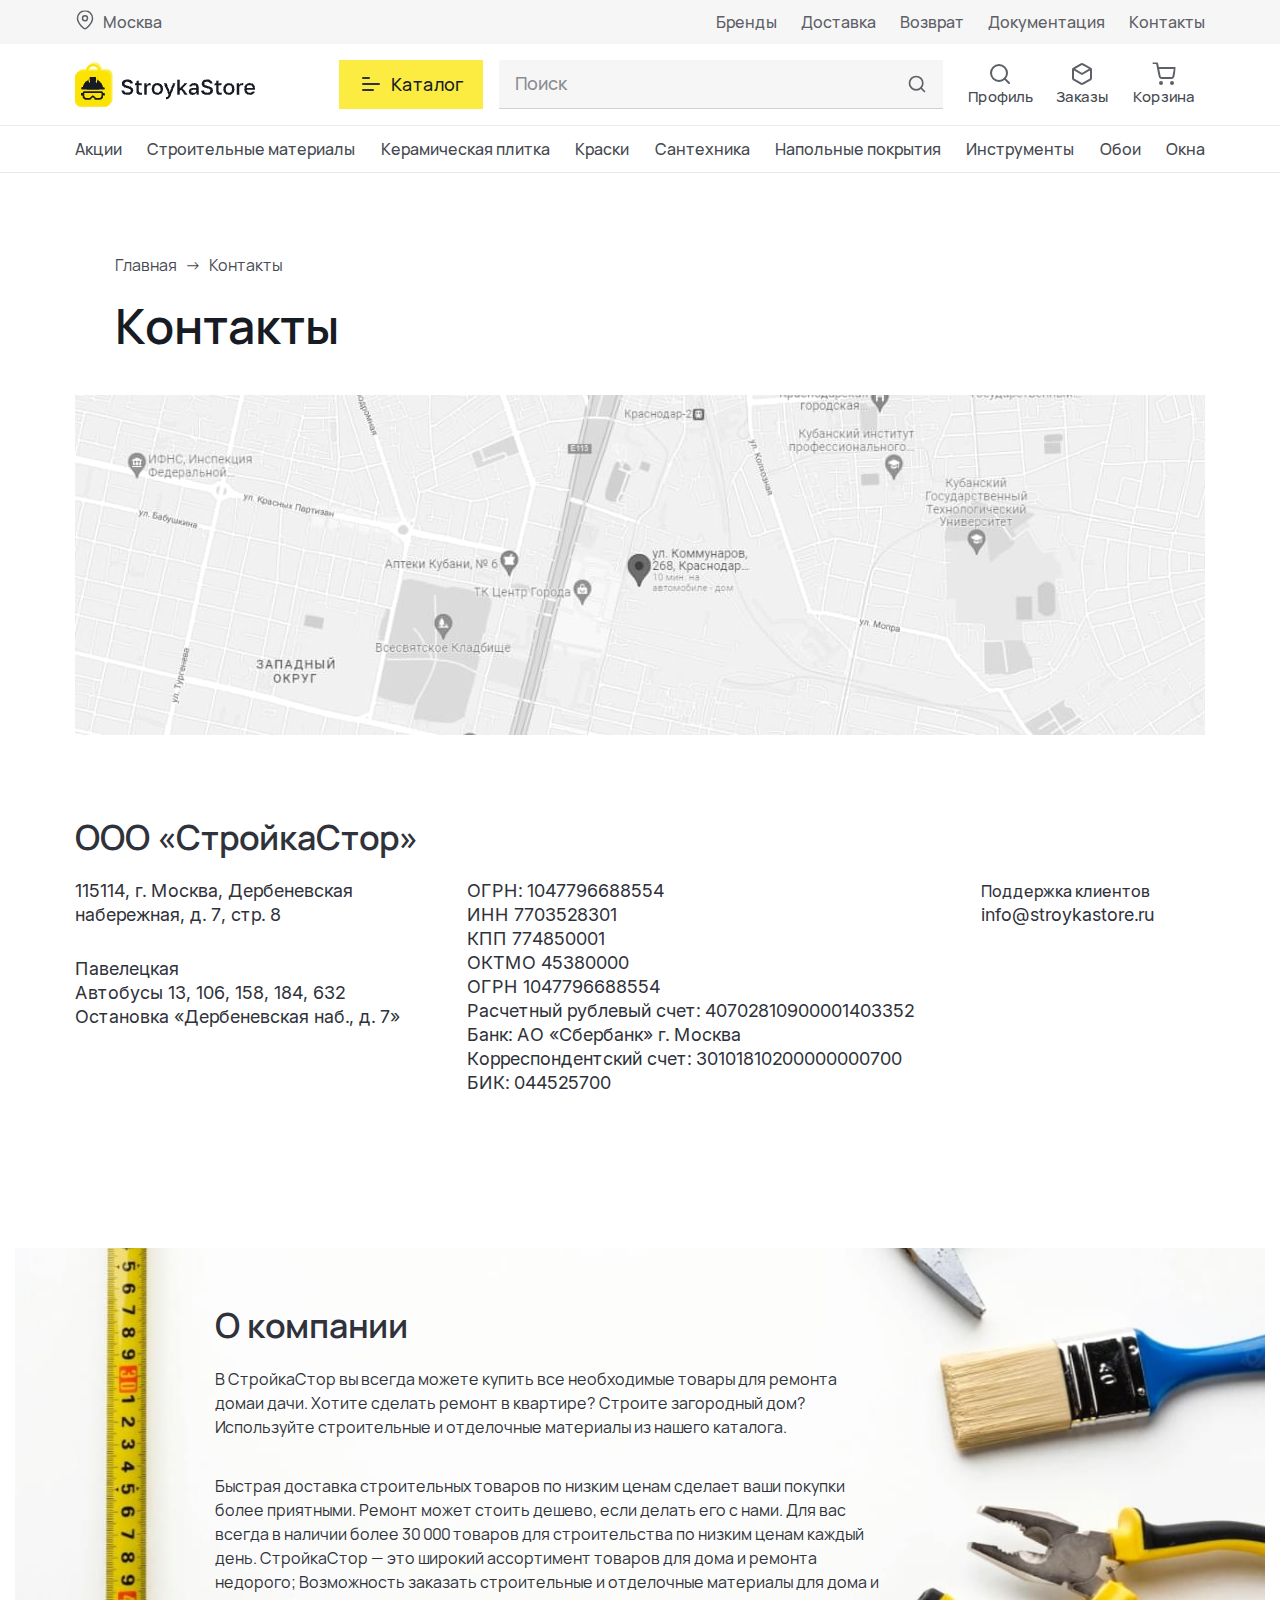
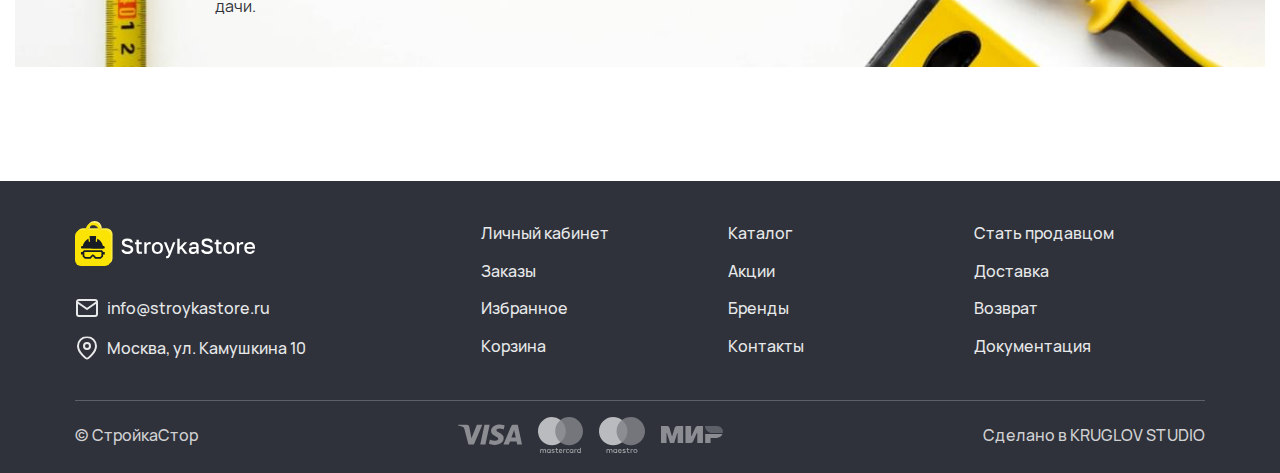
<file: contacts.html>
<!DOCTYPE html>
<html lang="ru">

<head>
  <meta charset="UTF-8">
  <meta name="viewport" content="width=device-width, initial-scale=1.0">
  <title>StroykaStore</title>
  <link rel="stylesheet" href="css/contacts.min.css">
</head>

<body>
  <div class="wrapper">
    <header class="header">
      <div class="header__top">
        <div class="container">
          <div class="header__top-inner">
            <a class="city button-open" href="#">Москва</a>
            <nav class="menu">
              <button class="menu__btn">
                <span></span>
              </button>
              <ul class="menu__list">
                <li class="menu__item">
                  <a class="menu__link" href="brands.html">Бренды</a>
                </li>
                <li class="menu__item">
                  <a class="menu__link" href="delivery.html">Доставка</a>
                </li>
                <li class="menu__item">
                  <a class="menu__link" href="return.html">Возврат</a>
                </li>
                <li class="menu__item">
                  <a class="menu__link" href="documents.html">Документация</a>
                </li>
                <li class="menu__item">
                  <a class="menu__link" href="contacts.html">Контакты</a>
                </li>
              </ul>
            </nav>
          </div>
        </div>
      </div>
      <div class="header__content">
        <div class="container">
          <div class="header__content-inner">
            <div class="header__content-item">
              <a class="logo header__logo" href="index.html">
                <img src="images/header/logo.png" alt="logo">
              </a>
            </div>
            <div class="header__content-item">
              <a class="catalog-link" href="catalog.html">
                <svg width="24" height="24" fill="none" xmlns="http://www.w3.org/2000/svg">
                  <defs>
                    <clipPath id="a">
                      <rect rx="0" width="23" height="23" transform="translate(.5 .5)" fill="#fff" fill-opacity="0" />
                    </clipPath>
                  </defs>
                  <g clip-path="url(#a)" stroke="#2F323A" stroke-width="2" stroke-linejoin="round" stroke-linecap="round">
                    <path d="M4 18h10M4 12h16M4 6h6" />
                  </g>
                </svg>
                Каталог
              </a>
              <form class="header__form form-search" action="#">
                <input class="form-search__input" type="text" placeholder="Поиск">
                <button class="form-search__btn" type="button"></button>
              </form>
              <ul class="user-nav">
                <li class="user-nav__item">
                  <a class="user-nav__link user-nav__link--user popap-login-open" href="#popap-login">
                    <svg width="24" height="24" fill="none" xmlns="http://www.w3.org/2000/svg">
                      <defs>
                        <clipPath id="a">
                          <rect rx="0" width="23" height="23" transform="translate(.5 .5)" fill="#fff" fill-opacity="0" />
                        </clipPath>
                      </defs>
                      <g clip-path="url(#a)" stroke="#5D6066" stroke-width="2" stroke-linejoin="round">
                        <path d="M11 19c-4.42 0-8-3.59-8-8 0-4.42 3.58-8 8-8 4.41 0 8 3.58 8 8 0 4.41-3.59 8-8 8z" />
                        <path d="M21 21l-4.36-4.35" stroke-linecap="round" />
                      </g>
                    </svg>
                    Профиль
                  </a>
                </li>
                <li class="user-nav__item">
                  <a class="user-nav__link user-nav__link--box" href="orders.html">
                    <svg width="24" height="24" fill="none" xmlns="http://www.w3.org/2000/svg">
                      <defs>
                        <clipPath id="a">
                          <rect rx="0" width="23" height="23" transform="translate(.5 .5)" fill="#fff" fill-opacity="0" />
                        </clipPath>
                      </defs>
                      <g clip-path="url(#a)" stroke="#5D6066" stroke-width="2">
                        <path
                          d="M21 8c-.01-.36-.1-.7-.27-1-.18-.31-.43-.56-.73-.74l-7-4c-.31-.17-.65-.26-1-.26-.36 0-.7.09-1 .26l-7 4c-.31.18-.56.43-.74.74-.17.3-.26.64-.26 1v8c0 .35.09.69.26.99.18.31.43.56.74.73l7 4c.3.18.59.28 1 .28.4 0 .69-.1 1-.28l7-4c.3-.17.55-.42.73-.73.17-.3.26-.64.27-.99V8z" />
                        <path d="M3.27 6.95L12 12l8.73-5.05" stroke-linejoin="round" stroke-linecap="round" />
                      </g>
                    </svg>
                    Заказы
                  </a>
                </li>
                <li class="user-nav__item">
                  <a class="user-nav__link user-nav__link--cart" href="cart.html">
                    <svg width="24" height="24" fill="none" xmlns="http://www.w3.org/2000/svg">
                      <defs>
                        <clipPath id="a">
                          <rect rx="0" width="23" height="23" transform="translate(.5 .5)" fill="#fff" fill-opacity="0" />
                        </clipPath>
                      </defs>
                      <g clip-path="url(#a)" stroke="#5D6066" stroke-width="2" stroke-linejoin="round">
                        <path
                          d="M9 22c-.56 0-1-.45-1-1 0-.56.44-1 1-1 .55 0 1 .44 1 1 0 .55-.45 1-1 1zm11 0c-.56 0-1-.45-1-1 0-.56.44-1 1-1 .55 0 1 .44 1 1 0 .55-.45 1-1 1z" />
                        <path
                          d="M1 1h4l2.68 13.38c.09.47.34.88.7 1.17.37.3.83.45 1.3.45h9.71c.47 0 .93-.15 1.3-.45.36-.29.61-.7.7-1.17L23 6H6"
                          stroke-linecap="round" />
                      </g>
                    </svg>
                    Корзина
                  </a>
                </li>
              </ul>
            </div>
          </div>
        </div>
      </div>
      <div class="header__category header-category">
        <div class="container">
          <ul class="header-category__list">
            <li class="header-category__list-item">
              <a class="header-category__list-link" href="#">Акции</a>
            </li>
            <li class="header-category__list-item">
              <a class="header-category__list-link" href="#">Строительные материалы</a>
            </li>
            <li class="header-category__list-item">
              <a class="header-category__list-link" href="#">Керамическая плитка</a>
            </li>
            <li class="header-category__list-item">
              <a class="header-category__list-link" href="#">Краски</a>
            </li>
            <li class="header-category__list-item">
              <a class="header-category__list-link" href="#">Сантехника</a>
            </li>
            <li class="header-category__list-item">
              <a class="header-category__list-link" href="#">Напольные покрытия</a>
            </li>
            <li class="header-category__list-item">
              <a class="header-category__list-link" href="#">Инструменты</a>
            </li>
            <li class="header-category__list-item">
              <a class="header-category__list-link" href="#">Обои</a>
            </li>
            <li class="header-category__list-item">
              <a class="header-category__list-link" href="#">Окна</a>
            </li>
          </ul>
        </div>
      </div>
      <div class="modal header__modal">
        <div class="modal__content header__modal-content">
          <p class="header__modal-title">
            Выберите ваш город
          </p>
          <form class="header__modal-form form-search" action="#">
            <input class="form-search__input" type="text" placeholder="Поиск">
            <button class="form-search__btn" type="button"></button>
          </form>
          <ul class="header__modal-list">
            <li class="header__modal-item">Москва</li>
            <li class="header__modal-item">Санкт-Петербург</li>
            <li class="header__modal-item">Новосибирск</li>
            <li class="header__modal-item">Екатеринбург</li>
            <li class="header__modal-item">Казань</li>
            <li class="header__modal-item">Нижний Новгород</li>
            <li class="header__modal-item">Челябинск</li>
            <li class="header__modal-item">Самара</li>
            <li class="header__modal-item">Ростов-на-Дону</li>
            <li class="header__modal-item">Уфа</li>
            <li class="header__modal-item">Омск</li>
            <li class="header__modal-item">Красноярск</li>
            <li class="header__modal-item">Воронеж</li>
            <li class="header__modal-item">Пермь</li>
            <li class="header__modal-item">Волгоград</li>
          </ul>
        </div>
        <button class="modal__button button-close" type="button">Close</button>
      </div>
      <div id="popap-login" aria-hidden="true" class="popup popap-user popap-login ">
        <div class="popup__wrapper popap-user__wrapper">
          <button type="button" class="popup__close popap-user__close"></button>
          <div class="popup__content popap-user__content">
            <div class="popup__text popap-user__text">
              <h2 class="popap-user page-title">
                Вход
              </h2>
              <form class="popap-user__form" action="#">
                <div class="popap-user__form-wrapper">
                  <label class="popap-user__form-label">
                    E-mail
                    <input class="popap-user__form-input" type="email" placeholder="youmail@mail.com" name="user-login-email">
                  </label>
                  <label class="popap-user__form-label">
                    Пароль
                    <input class="popap-user__form-input" type="password" placeholder="****************"
                      name="user-login-password">
                  </label>
                  <a class="popap-user__form-link" href="#">
                    Забыли пароль?
                  </a>
                  <button class="popap-user__form-btn page-btn-accent" type="submit" name="user-login-btn">
                    Войти
                  </button>
                  <a class="popap-user__form-reg popap-reg-open" href="#popap-reg">
                    Создать учетную запись
                  </a>
                </div>
              </form>
            </div>
          </div>
        </div>
      </div>
      
      <div id="popap-reg" aria-hidden="true" class="popup popap-user popap-reg">
        <div class="popup__wrapper popap-user__wrapper">
          <button data-close type="button" class="popup__close popap-user__close"></button>
          <div class="popup__content popap-user__content">
            <div class="popup__text popap-user__text">
              <h2 class="popap-user page-title">
                Регистрация
              </h2>
              <form class="popap-user__form" action="#">
                <div class="popap-user__form-wrapper popap-user__form-wrapper--grid">
                  <label class="popap-user__form-label">
                    Имя
                    <input class="popap-user__form-input" type="text" placeholder="Богдан" name="user-reg-name">
                  </label>
                  <label class="popap-user__form-label">
                    E-mail
                    <input class="popap-user__form-input" type="email" placeholder="youmail@mail.com" name="user-reg-email">
                  </label>
                  <label class="popap-user__form-label">
                    Новый пароль
                    <input class="popap-user__form-input" type="password" placeholder="****************"
                      name="user-reg-passord">
                  </label>
                  <label class="popap-user__form-label">
                    Подтверждение пароля
                    <input class="popap-user__form-input" type="password" placeholder="****************"
                      name="user-reg-passord-done">
                  </label>
                </div>
                <button class="popap-user__form-btn page-btn-accent" type="submit" name="user-reg-btn">
                  Зарегистрироваться
                </button>
              </form>
            </div>
          </div>
        </div>
      </div>
    </header>
    <main class="main contacts">
      <section class="top">
        <div class="container-big">
          <div class="top__inner top__inner--no-bg">
            <div class="top__nav">
              <a class="top__link" href="#">
                Главная
              </a>
              <span class="top__page-name">
                Контакты
              </span>
            </div>
            <h2 class="top__title">
              Контакты
            </h2>
          </div>
        </div>
      </section>
      <section class="map">
        <div class="container">
          <div class="map__inner" style="background-image: url(images/map/1.jpeg);"></div>
        </div>
      </section>
      <section class="contacts-info">
        <div class="container">
          <h2 class="contacts-info__title page-title">
            ООО «СтройкаСтор»
          </h2>
          <div class="contacts-info__content">
            <div class="contacts-info__content-item">
              <p class="contacts-info__content-text">
                115114, г. Москва, Дербеневская <br> набережная, д. 7, стр. 8
              </p>
              <p class="contacts-info__content-text">
                Павелецкая <br>
                Автобусы 13, 106, 158, 184, 632 <br>
                Остановка «Дербеневская наб., д. 7»
              </p>
            </div>
            <div class="contacts-info__content-item">
              <ul class="contacts-info__content-list info-list">
                <li class="info-list__item">ОГРН: 1047796688554</li>
                <li class="info-list__item">ИНН 7703528301</li>
                <li class="info-list__item">КПП 774850001</li>
                <li class="info-list__item">ОКТМО 45380000</li>
                <li class="info-list__item">ОГРН 1047796688554</li>
                <li class="info-list__item">Расчетный рублевый счет: 40702810900001403352</li>
                <li class="info-list__item">Банк: АО «Сбербанк» г. Москва</li>
                <li class="info-list__item">Корреспондентский счет: 30101810200000000700</li>
                <li class="info-list__item">БИК: 044525700</li>
              </ul>
            </div>
            <div class="contacts-info__content-item">
              <p class="contacts-info__content-mailtext">
                Поддержка клиентов
              </p>
              <a class="contacts-info__content-link" href="mailto:info@stroykastore.ru">info@stroykastore.ru</a>
            </div>
          </div>
        </div>
      </section>
      <section class="about">
        <div class="container-big">
          <div class="about__inner" style="background-image: url(images/about/bg.jpeg);">
            <h2 class="about__title page-title">
              О компании
            </h2>
            <p class="about__text">
              В СтройкаСтор вы всегда можете купить все необходимые товары для ремонта домаи дачи. Хотите сделать ремонт в
              квартире?
              Строите загородный дом? Используйте строительные и отделочные материалы из нашего каталога.
            </p>
            <p class="about__text">
              Быстрая доставка строительных товаров по низким ценам сделает ваши покупки более приятными. Ремонт может стоить
              дешево,
              если делать его с нами. Для вас всегда в наличии более 30 000 товаров для строительства по низким ценам каждый
              день.
              СтройкаСтор — это широкий ассортимент товаров для дома и ремонта недорого; Возможность заказать строительные и
              отделочные материалы для дома и дачи.
            </p>
          </div>
        </div>
      </section>
    </main>
    <footer class="footer">
      <div class="container">
        <div class="footer__top">
          <div class="footer__top-inner">
            <div class="footer__top-info">
              <a class="logo" href="index.html">
                <img src="images/footer/logo.svg" alt="logo">
              </a>
              <a class="footer__top-email" href="mailto:info@stroykastore.ru">info@stroykastore.ru</a>
              <p class="footer__top-address">Москва, ул. Камушкина 10</p>
            </div>
            <ul class="footer__menu">
              <li class="footer__menu-item">
                <a class="footer__menu-link" href="user-cabinet.html">
                  Личный кабинет
                </a>
              </li>
              <li class="footer__menu-item">
                <a class="footer__menu-link" href="catalog.html">
                  Каталог
                </a>
              </li>
              <li class="footer__menu-item">
                <a class="footer__menu-link" href="#">
                  Стать продавцом
                </a>
              </li>
              <li class="footer__menu-item">
                <a class="footer__menu-link" href="orders.html">
                  Заказы
                </a>
              </li>
              <li class="footer__menu-item">
                <a class="footer__menu-link" href="#">
                  Акции
                </a>
              </li>
              <li class="footer__menu-item">
                <a class="footer__menu-link" href="delivery.html">
                  Доставка
                </a>
              </li>
              <li class="footer__menu-item">
                <a class="footer__menu-link" href="#">
                  Избранное
                </a>
              </li>
              <li class="footer__menu-item">
                <a class="footer__menu-link" href="brands.html">
                  Бренды
                </a>
              </li>
              <li class="footer__menu-item">
                <a class="footer__menu-link" href="return.html">
                  Возврат
                </a>
              </li>
              <li class="footer__menu-item">
                <a class="footer__menu-link" href="cart.html">
                  Корзина
                </a>
              </li>
              <li class="footer__menu-item">
                <a class="footer__menu-link" href="contacts.html">
                  Контакты
                </a>
              </li>
              <li class="footer__menu-item">
                <a class="footer__menu-link" href="documents.html">
                  Документация
                </a>
              </li>
            </ul>
          </div>
        </div>
        <div class="footer__bottom">
          <p class="footer__bottom-copy">
            © СтройкаСтор
          </p>
          <ul class="footer__bottom-list">
            <li class="footer__bottom-item">
              <img src="images/footer/visa.svg" alt="visa">
            </li>
            <li class="footer__bottom-item">
              <img src="images/footer/mastercard.svg" alt="mastercard">
            </li>
            <li class="footer__bottom-item">
              <img src="images/footer/maestro.svg" alt="maestro">
            </li>
            <li class="footer__bottom-item">
              <img src="images/footer/mir.svg" alt="mir">
            </li>
          </ul>
          <p class="footer__bottom-creator">
            Cделано в KRUGLOV STUDIO
          </p>
        </div>
      </div>
    </footer>
  </div>
  <script src="https://code.jquery.com/jquery-3.7.1.min.js" integrity="sha256-/JqT3SQfawRcv/BIHPThkBvs0OEvtFFmqPF/lYI/Cxo=" crossorigin="anonymous"></script>
  <script src="js/main.min.js"></script>
</body>

</html>
</file>
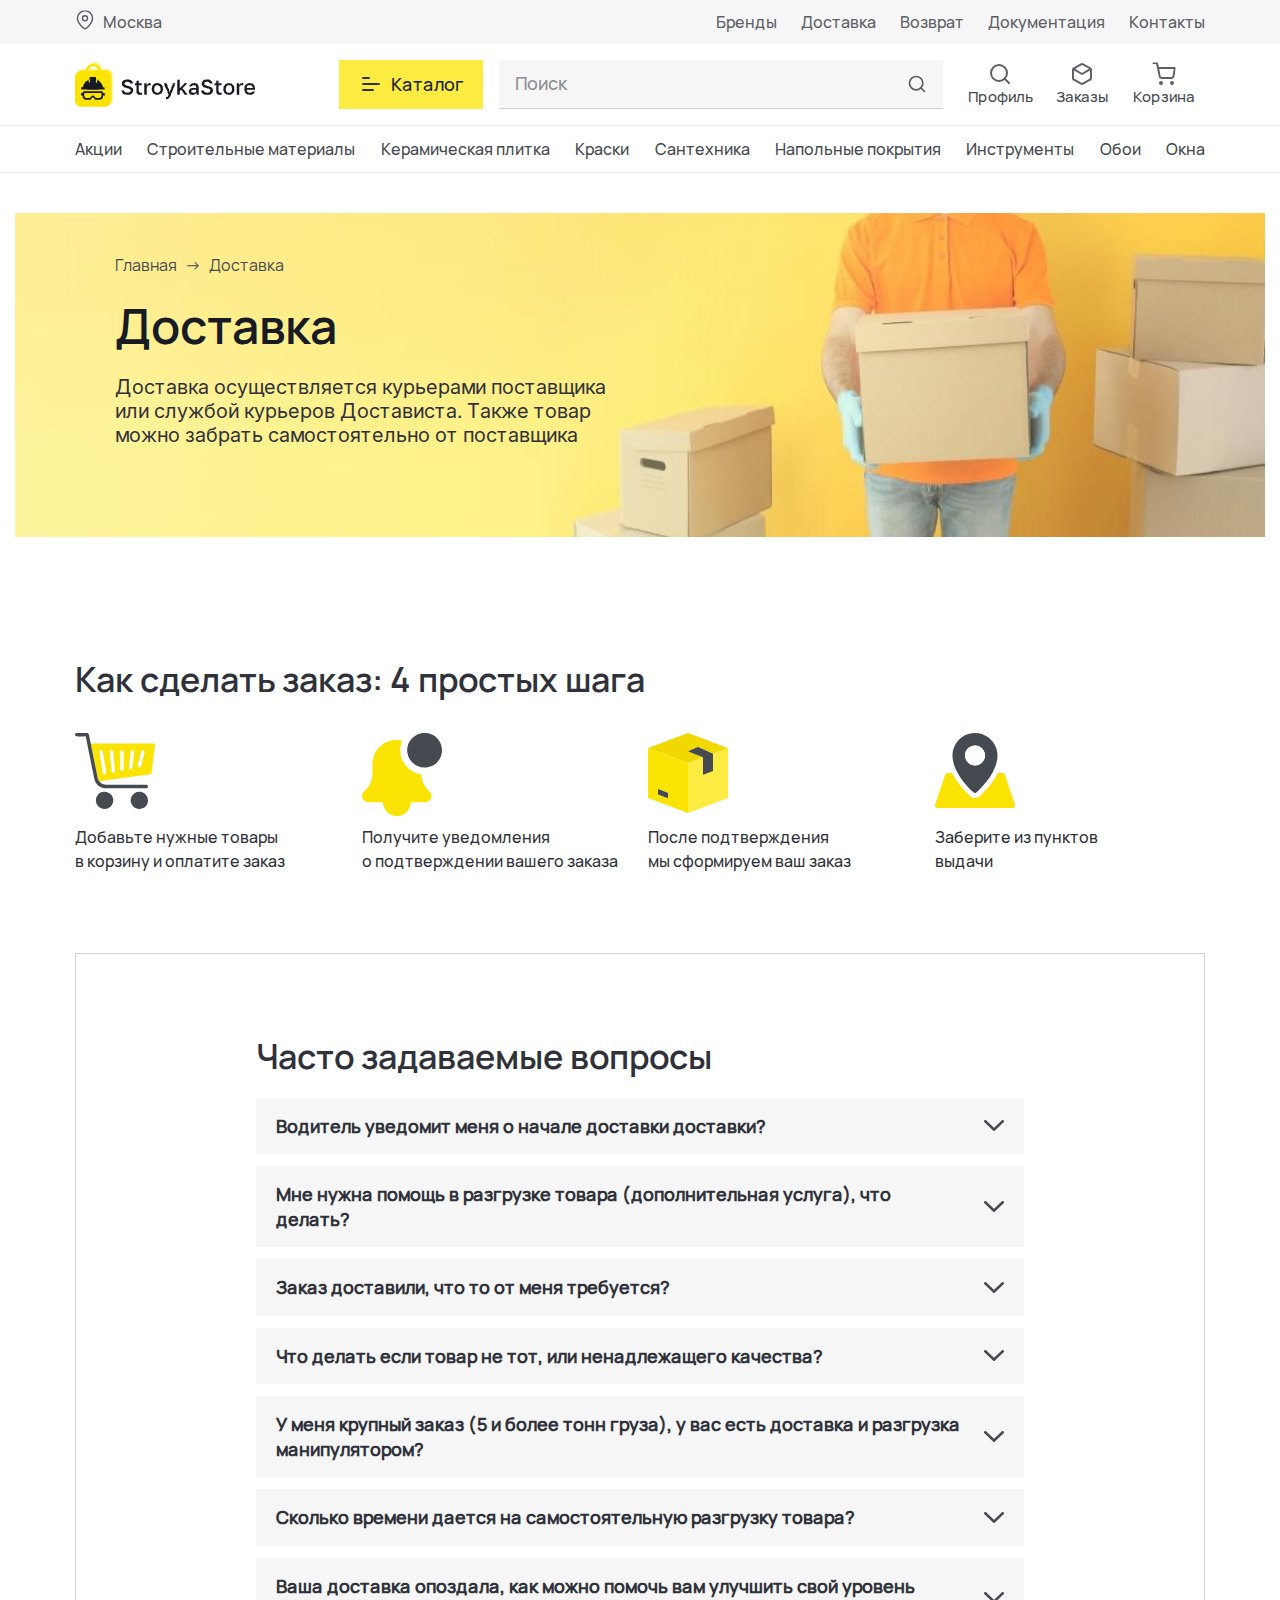
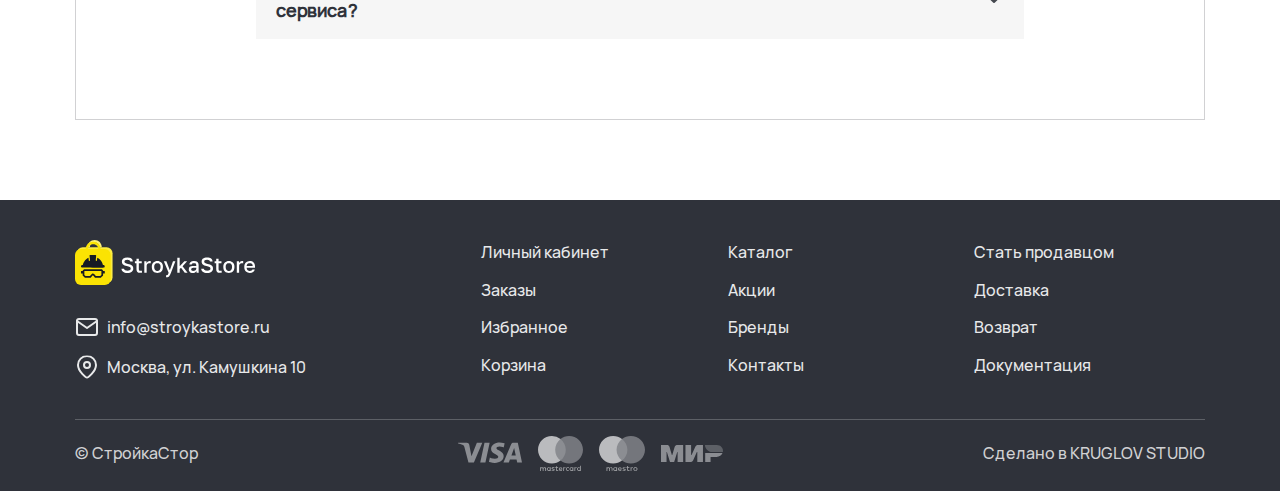
<file: delivery.html>
<!DOCTYPE html>
<html lang="ru">

<head>
  <meta charset="UTF-8">
  <meta name="viewport" content="width=device-width, initial-scale=1.0">
  <title>StroykaStore</title>
  <link rel="stylesheet" href="css/delivery.min.css">
</head>

<body>
  <div class="wrapper">
    <header class="header">
      <div class="header__top">
        <div class="container">
          <div class="header__top-inner">
            <a class="city button-open" href="#">Москва</a>
            <nav class="menu">
              <button class="menu__btn">
                <span></span>
              </button>
              <ul class="menu__list">
                <li class="menu__item">
                  <a class="menu__link" href="brands.html">Бренды</a>
                </li>
                <li class="menu__item">
                  <a class="menu__link" href="delivery.html">Доставка</a>
                </li>
                <li class="menu__item">
                  <a class="menu__link" href="return.html">Возврат</a>
                </li>
                <li class="menu__item">
                  <a class="menu__link" href="documents.html">Документация</a>
                </li>
                <li class="menu__item">
                  <a class="menu__link" href="contacts.html">Контакты</a>
                </li>
              </ul>
            </nav>
          </div>
        </div>
      </div>
      <div class="header__content">
        <div class="container">
          <div class="header__content-inner">
            <div class="header__content-item">
              <a class="logo header__logo" href="index.html">
                <img src="images/header/logo.png" alt="logo">
              </a>
            </div>
            <div class="header__content-item">
              <a class="catalog-link" href="catalog.html">
                <svg width="24" height="24" fill="none" xmlns="http://www.w3.org/2000/svg">
                  <defs>
                    <clipPath id="a">
                      <rect rx="0" width="23" height="23" transform="translate(.5 .5)" fill="#fff" fill-opacity="0" />
                    </clipPath>
                  </defs>
                  <g clip-path="url(#a)" stroke="#2F323A" stroke-width="2" stroke-linejoin="round" stroke-linecap="round">
                    <path d="M4 18h10M4 12h16M4 6h6" />
                  </g>
                </svg>
                Каталог
              </a>
              <form class="header__form form-search" action="#">
                <input class="form-search__input" type="text" placeholder="Поиск">
                <button class="form-search__btn" type="button"></button>
              </form>
              <ul class="user-nav">
                <li class="user-nav__item">
                  <a class="user-nav__link user-nav__link--user popap-login-open" href="#popap-login">
                    <svg width="24" height="24" fill="none" xmlns="http://www.w3.org/2000/svg">
                      <defs>
                        <clipPath id="a">
                          <rect rx="0" width="23" height="23" transform="translate(.5 .5)" fill="#fff" fill-opacity="0" />
                        </clipPath>
                      </defs>
                      <g clip-path="url(#a)" stroke="#5D6066" stroke-width="2" stroke-linejoin="round">
                        <path d="M11 19c-4.42 0-8-3.59-8-8 0-4.42 3.58-8 8-8 4.41 0 8 3.58 8 8 0 4.41-3.59 8-8 8z" />
                        <path d="M21 21l-4.36-4.35" stroke-linecap="round" />
                      </g>
                    </svg>
                    Профиль
                  </a>
                </li>
                <li class="user-nav__item">
                  <a class="user-nav__link user-nav__link--box" href="orders.html">
                    <svg width="24" height="24" fill="none" xmlns="http://www.w3.org/2000/svg">
                      <defs>
                        <clipPath id="a">
                          <rect rx="0" width="23" height="23" transform="translate(.5 .5)" fill="#fff" fill-opacity="0" />
                        </clipPath>
                      </defs>
                      <g clip-path="url(#a)" stroke="#5D6066" stroke-width="2">
                        <path
                          d="M21 8c-.01-.36-.1-.7-.27-1-.18-.31-.43-.56-.73-.74l-7-4c-.31-.17-.65-.26-1-.26-.36 0-.7.09-1 .26l-7 4c-.31.18-.56.43-.74.74-.17.3-.26.64-.26 1v8c0 .35.09.69.26.99.18.31.43.56.74.73l7 4c.3.18.59.28 1 .28.4 0 .69-.1 1-.28l7-4c.3-.17.55-.42.73-.73.17-.3.26-.64.27-.99V8z" />
                        <path d="M3.27 6.95L12 12l8.73-5.05" stroke-linejoin="round" stroke-linecap="round" />
                      </g>
                    </svg>
                    Заказы
                  </a>
                </li>
                <li class="user-nav__item">
                  <a class="user-nav__link user-nav__link--cart" href="cart.html">
                    <svg width="24" height="24" fill="none" xmlns="http://www.w3.org/2000/svg">
                      <defs>
                        <clipPath id="a">
                          <rect rx="0" width="23" height="23" transform="translate(.5 .5)" fill="#fff" fill-opacity="0" />
                        </clipPath>
                      </defs>
                      <g clip-path="url(#a)" stroke="#5D6066" stroke-width="2" stroke-linejoin="round">
                        <path
                          d="M9 22c-.56 0-1-.45-1-1 0-.56.44-1 1-1 .55 0 1 .44 1 1 0 .55-.45 1-1 1zm11 0c-.56 0-1-.45-1-1 0-.56.44-1 1-1 .55 0 1 .44 1 1 0 .55-.45 1-1 1z" />
                        <path
                          d="M1 1h4l2.68 13.38c.09.47.34.88.7 1.17.37.3.83.45 1.3.45h9.71c.47 0 .93-.15 1.3-.45.36-.29.61-.7.7-1.17L23 6H6"
                          stroke-linecap="round" />
                      </g>
                    </svg>
                    Корзина
                  </a>
                </li>
              </ul>
            </div>
          </div>
        </div>
      </div>
      <div class="header__category header-category">
        <div class="container">
          <ul class="header-category__list">
            <li class="header-category__list-item">
              <a class="header-category__list-link" href="#">Акции</a>
            </li>
            <li class="header-category__list-item">
              <a class="header-category__list-link" href="#">Строительные материалы</a>
            </li>
            <li class="header-category__list-item">
              <a class="header-category__list-link" href="#">Керамическая плитка</a>
            </li>
            <li class="header-category__list-item">
              <a class="header-category__list-link" href="#">Краски</a>
            </li>
            <li class="header-category__list-item">
              <a class="header-category__list-link" href="#">Сантехника</a>
            </li>
            <li class="header-category__list-item">
              <a class="header-category__list-link" href="#">Напольные покрытия</a>
            </li>
            <li class="header-category__list-item">
              <a class="header-category__list-link" href="#">Инструменты</a>
            </li>
            <li class="header-category__list-item">
              <a class="header-category__list-link" href="#">Обои</a>
            </li>
            <li class="header-category__list-item">
              <a class="header-category__list-link" href="#">Окна</a>
            </li>
          </ul>
        </div>
      </div>
      <div class="modal header__modal">
        <div class="modal__content header__modal-content">
          <p class="header__modal-title">
            Выберите ваш город
          </p>
          <form class="header__modal-form form-search" action="#">
            <input class="form-search__input" type="text" placeholder="Поиск">
            <button class="form-search__btn" type="button"></button>
          </form>
          <ul class="header__modal-list">
            <li class="header__modal-item">Москва</li>
            <li class="header__modal-item">Санкт-Петербург</li>
            <li class="header__modal-item">Новосибирск</li>
            <li class="header__modal-item">Екатеринбург</li>
            <li class="header__modal-item">Казань</li>
            <li class="header__modal-item">Нижний Новгород</li>
            <li class="header__modal-item">Челябинск</li>
            <li class="header__modal-item">Самара</li>
            <li class="header__modal-item">Ростов-на-Дону</li>
            <li class="header__modal-item">Уфа</li>
            <li class="header__modal-item">Омск</li>
            <li class="header__modal-item">Красноярск</li>
            <li class="header__modal-item">Воронеж</li>
            <li class="header__modal-item">Пермь</li>
            <li class="header__modal-item">Волгоград</li>
          </ul>
        </div>
        <button class="modal__button button-close" type="button">Close</button>
      </div>
      <div id="popap-login" aria-hidden="true" class="popup popap-user popap-login ">
        <div class="popup__wrapper popap-user__wrapper">
          <button type="button" class="popup__close popap-user__close"></button>
          <div class="popup__content popap-user__content">
            <div class="popup__text popap-user__text">
              <h2 class="popap-user page-title">
                Вход
              </h2>
              <form class="popap-user__form" action="#">
                <div class="popap-user__form-wrapper">
                  <label class="popap-user__form-label">
                    E-mail
                    <input class="popap-user__form-input" type="email" placeholder="youmail@mail.com" name="user-login-email">
                  </label>
                  <label class="popap-user__form-label">
                    Пароль
                    <input class="popap-user__form-input" type="password" placeholder="****************"
                      name="user-login-password">
                  </label>
                  <a class="popap-user__form-link" href="#">
                    Забыли пароль?
                  </a>
                  <button class="popap-user__form-btn page-btn-accent" type="submit" name="user-login-btn">
                    Войти
                  </button>
                  <a class="popap-user__form-reg popap-reg-open" href="#popap-reg">
                    Создать учетную запись
                  </a>
                </div>
              </form>
            </div>
          </div>
        </div>
      </div>
      
      <div id="popap-reg" aria-hidden="true" class="popup popap-user popap-reg">
        <div class="popup__wrapper popap-user__wrapper">
          <button data-close type="button" class="popup__close popap-user__close"></button>
          <div class="popup__content popap-user__content">
            <div class="popup__text popap-user__text">
              <h2 class="popap-user page-title">
                Регистрация
              </h2>
              <form class="popap-user__form" action="#">
                <div class="popap-user__form-wrapper popap-user__form-wrapper--grid">
                  <label class="popap-user__form-label">
                    Имя
                    <input class="popap-user__form-input" type="text" placeholder="Богдан" name="user-reg-name">
                  </label>
                  <label class="popap-user__form-label">
                    E-mail
                    <input class="popap-user__form-input" type="email" placeholder="youmail@mail.com" name="user-reg-email">
                  </label>
                  <label class="popap-user__form-label">
                    Новый пароль
                    <input class="popap-user__form-input" type="password" placeholder="****************"
                      name="user-reg-passord">
                  </label>
                  <label class="popap-user__form-label">
                    Подтверждение пароля
                    <input class="popap-user__form-input" type="password" placeholder="****************"
                      name="user-reg-passord-done">
                  </label>
                </div>
                <button class="popap-user__form-btn page-btn-accent" type="submit" name="user-reg-btn">
                  Зарегистрироваться
                </button>
              </form>
            </div>
          </div>
        </div>
      </div>
    </header>
    <main class="main">
      <section class="top">
        <div class="container-big">
          <div class="top__inner" style="background-image: url(images/top/top-delivery.jpeg)">
            <div class="top__nav">
              <a class="top__link" href="#">
                Главная
              </a>
              <span class="top__page-name">
                Доставка
              </span>
            </div>
            <h2 class="top__title">
              Доставка
            </h2>
            <p class="top__text">
              Доставка осуществляется курьерами поставщика или службой курьеров Достависта. Также товар можно забрать самостоятельно от поставщика
            </p>
          </div>
        </div>
      </section>
      <section class="delivery-steps">
        <div class="container">
          <h2 class="delivery-steps__title page-title">
            Как сделать заказ: 4 простых шага
          </h2>
          <ul class="delivery-steps__list">
            <li class="delivery-steps__list-item">
              <div class="delivery-steps__list-img">
                <img src="images/delivery-steps/1.svg" alt="steps">
              </div>
              <p class="delivery-steps__list-text">
                Добавьте нужные товары<br> в корзину и оплатите заказ
              </p>
            </li>
            <li class="delivery-steps__list-item">
              <div class="delivery-steps__list-img">
                <img src="images/delivery-steps/2.svg" alt="steps">
              </div>
              <p class="delivery-steps__list-text">
                Получите уведомления<br> о подтверждении вашего заказа
              </p>
            </li>
            <li class="delivery-steps__list-item">
              <div class="delivery-steps__list-img">
                <img src="images/delivery-steps/3.svg" alt="steps">
              </div>
              <p class="delivery-steps__list-text">
                После подтверждения<br> мы сформируем ваш заказ
              </p>
            </li>
            <li class="delivery-steps__list-item">
              <div class="delivery-steps__list-img">
                <img src="images/delivery-steps/4.svg" alt="steps">
              </div>
              <p class="delivery-steps__list-text">
                Заберите из пунктов<br> выдачи
              </p>
            </li>
          </ul>
        </div>
      </section>
      <section class="questions">
        <div class="container questions__container">
          <div class="questions__inner">
            <div class="questions__box">
              <h2 class="questions__title page-title">
                Часто задаваемые вопросы
              </h2>
              <div class="questions__content">
                <div class="questions__content-item">
                  <h3 class="questions__content-title">
                    Водитель уведомит меня о начале доставки доставки?
                  </h3>
                  <div class="questions__content-box">
                    <p class="questions__content-text">
                      Есть товары, которые можно купить сразу на сервисе, и товары, для покупки которых нужно перейти на сайт
                      магазина.
                      Условия их получения отличаются.
                    </p>
                    <p class="questions__content-text">
                      В этом разделе описаны условия для товаров, которые можно купить. Также некоторые товары, которые
                      продаются
                      на
                      Маркете,
                      доставляются непосредственно продавцами и имеют пометку об этом. Для таких товаров могут быть доступны
                      не
                      все
                      возможности, описанные ниже.
                    </p>
                  </div>
                </div>
                <div class="questions__content-item">
                  <h3 class="questions__content-title">
                    Мне нужна помощь в разгрузке товара (дополнительная услуга), что делать?
                  </h3>
                  <div class="questions__content-box">
                    <p class="questions__content-text">
                      Есть товары, которые можно купить сразу на сервисе, и товары, для покупки которых нужно перейти на сайт
                      магазина.
                      Условия их получения отличаются.
                    </p>
                    <p class="questions__content-text">
                      В этом разделе описаны условия для товаров, которые можно купить. Также некоторые товары, которые
                      продаются
                      на
                      Маркете,
                      доставляются непосредственно продавцами и имеют пометку об этом. Для таких товаров могут быть доступны
                      не
                      все
                      возможности, описанные ниже.
                    </p>
                  </div>
                </div>
                <div class="questions__content-item">
                  <h3 class="questions__content-title">
                    Заказ доставили, что то от меня требуется?
                  </h3>
                  <div class="questions__content-box">
                    <p class="questions__content-text">
                      Есть товары, которые можно купить сразу на сервисе, и товары, для покупки которых нужно перейти на сайт
                      магазина.
                      Условия их получения отличаются.
                    </p>
                    <p class="questions__content-text">
                      В этом разделе описаны условия для товаров, которые можно купить. Также некоторые товары, которые
                      продаются
                      на
                      Маркете,
                      доставляются непосредственно продавцами и имеют пометку об этом. Для таких товаров могут быть доступны
                      не
                      все
                      возможности, описанные ниже.
                    </p>
                  </div>
                </div>
                <div class="questions__content-item">
                  <h3 class="questions__content-title">
                    Что делать если товар не тот, или ненадлежащего качества?
                  </h3>
                  <div class="questions__content-box">
                    <p class="questions__content-text">
                      Есть товары, которые можно купить сразу на сервисе, и товары, для покупки которых нужно перейти на сайт
                      магазина.
                      Условия их получения отличаются.
                    </p>
                    <p class="questions__content-text">
                      В этом разделе описаны условия для товаров, которые можно купить. Также некоторые товары, которые
                      продаются
                      на
                      Маркете,
                      доставляются непосредственно продавцами и имеют пометку об этом. Для таких товаров могут быть доступны
                      не
                      все
                      возможности, описанные ниже.
                    </p>
                  </div>
                </div>
                <div class="questions__content-item">
                  <h3 class="questions__content-title">
                    У меня крупный заказ (5 и более тонн груза), у вас есть доставка и разгрузка манипулятором?
                  </h3>
                  <div class="questions__content-box">
                    <p class="questions__content-text">
                      Есть товары, которые можно купить сразу на сервисе, и товары, для покупки которых нужно перейти на сайт
                      магазина.
                      Условия их получения отличаются.
                    </p>
                    <p class="questions__content-text">
                      В этом разделе описаны условия для товаров, которые можно купить. Также некоторые товары, которые
                      продаются
                      на
                      Маркете,
                      доставляются непосредственно продавцами и имеют пометку об этом. Для таких товаров могут быть доступны
                      не
                      все
                      возможности, описанные ниже.
                    </p>
                  </div>
                </div>
                <div class="questions__content-item">
                  <h3 class="questions__content-title">
                    Сколько времени дается на самостоятельную разгрузку товара?
                  </h3>
                  <div class="questions__content-box">
                    <p class="questions__content-text">
                      Есть товары, которые можно купить сразу на сервисе, и товары, для покупки которых нужно перейти на сайт
                      магазина.
                      Условия их получения отличаются.
                    </p>
                    <p class="questions__content-text">
                      В этом разделе описаны условия для товаров, которые можно купить. Также некоторые товары, которые
                      продаются
                      на
                      Маркете,
                      доставляются непосредственно продавцами и имеют пометку об этом. Для таких товаров могут быть доступны
                      не
                      все
                      возможности, описанные ниже.
                    </p>
                  </div>
                </div>
                <div class="questions__content-item">
                  <h3 class="questions__content-title">
                    Ваша доставка опоздала, как можно помочь вам улучшить свой уровень сервиса?
                  </h3>
                  <div class="questions__content-box">
                    <p class="questions__content-text">
                      Есть товары, которые можно купить сразу на сервисе, и товары, для покупки которых нужно перейти на сайт
                      магазина.
                      Условия их получения отличаются.
                    </p>
                    <p class="questions__content-text">
                      В этом разделе описаны условия для товаров, которые можно купить. Также некоторые товары, которые
                      продаются
                      на
                      Маркете,
                      доставляются непосредственно продавцами и имеют пометку об этом. Для таких товаров могут быть доступны
                      не
                      все
                      возможности, описанные ниже.
                    </p>
                  </div>
                </div>
              </div>
            </div>
          </div>
        </div>
      </section>
    </main>
    <footer class="footer">
      <div class="container">
        <div class="footer__top">
          <div class="footer__top-inner">
            <div class="footer__top-info">
              <a class="logo" href="index.html">
                <img src="images/footer/logo.svg" alt="logo">
              </a>
              <a class="footer__top-email" href="mailto:info@stroykastore.ru">info@stroykastore.ru</a>
              <p class="footer__top-address">Москва, ул. Камушкина 10</p>
            </div>
            <ul class="footer__menu">
              <li class="footer__menu-item">
                <a class="footer__menu-link" href="user-cabinet.html">
                  Личный кабинет
                </a>
              </li>
              <li class="footer__menu-item">
                <a class="footer__menu-link" href="catalog.html">
                  Каталог
                </a>
              </li>
              <li class="footer__menu-item">
                <a class="footer__menu-link" href="#">
                  Стать продавцом
                </a>
              </li>
              <li class="footer__menu-item">
                <a class="footer__menu-link" href="orders.html">
                  Заказы
                </a>
              </li>
              <li class="footer__menu-item">
                <a class="footer__menu-link" href="#">
                  Акции
                </a>
              </li>
              <li class="footer__menu-item">
                <a class="footer__menu-link" href="delivery.html">
                  Доставка
                </a>
              </li>
              <li class="footer__menu-item">
                <a class="footer__menu-link" href="#">
                  Избранное
                </a>
              </li>
              <li class="footer__menu-item">
                <a class="footer__menu-link" href="brands.html">
                  Бренды
                </a>
              </li>
              <li class="footer__menu-item">
                <a class="footer__menu-link" href="return.html">
                  Возврат
                </a>
              </li>
              <li class="footer__menu-item">
                <a class="footer__menu-link" href="cart.html">
                  Корзина
                </a>
              </li>
              <li class="footer__menu-item">
                <a class="footer__menu-link" href="contacts.html">
                  Контакты
                </a>
              </li>
              <li class="footer__menu-item">
                <a class="footer__menu-link" href="documents.html">
                  Документация
                </a>
              </li>
            </ul>
          </div>
        </div>
        <div class="footer__bottom">
          <p class="footer__bottom-copy">
            © СтройкаСтор
          </p>
          <ul class="footer__bottom-list">
            <li class="footer__bottom-item">
              <img src="images/footer/visa.svg" alt="visa">
            </li>
            <li class="footer__bottom-item">
              <img src="images/footer/mastercard.svg" alt="mastercard">
            </li>
            <li class="footer__bottom-item">
              <img src="images/footer/maestro.svg" alt="maestro">
            </li>
            <li class="footer__bottom-item">
              <img src="images/footer/mir.svg" alt="mir">
            </li>
          </ul>
          <p class="footer__bottom-creator">
            Cделано в KRUGLOV STUDIO
          </p>
        </div>
      </div>
    </footer>
  </div>
  <script src="https://code.jquery.com/jquery-3.7.1.min.js" integrity="sha256-/JqT3SQfawRcv/BIHPThkBvs0OEvtFFmqPF/lYI/Cxo=" crossorigin="anonymous"></script>
  <script src="js/main.min.js"></script>
</body>

</html>
</file>
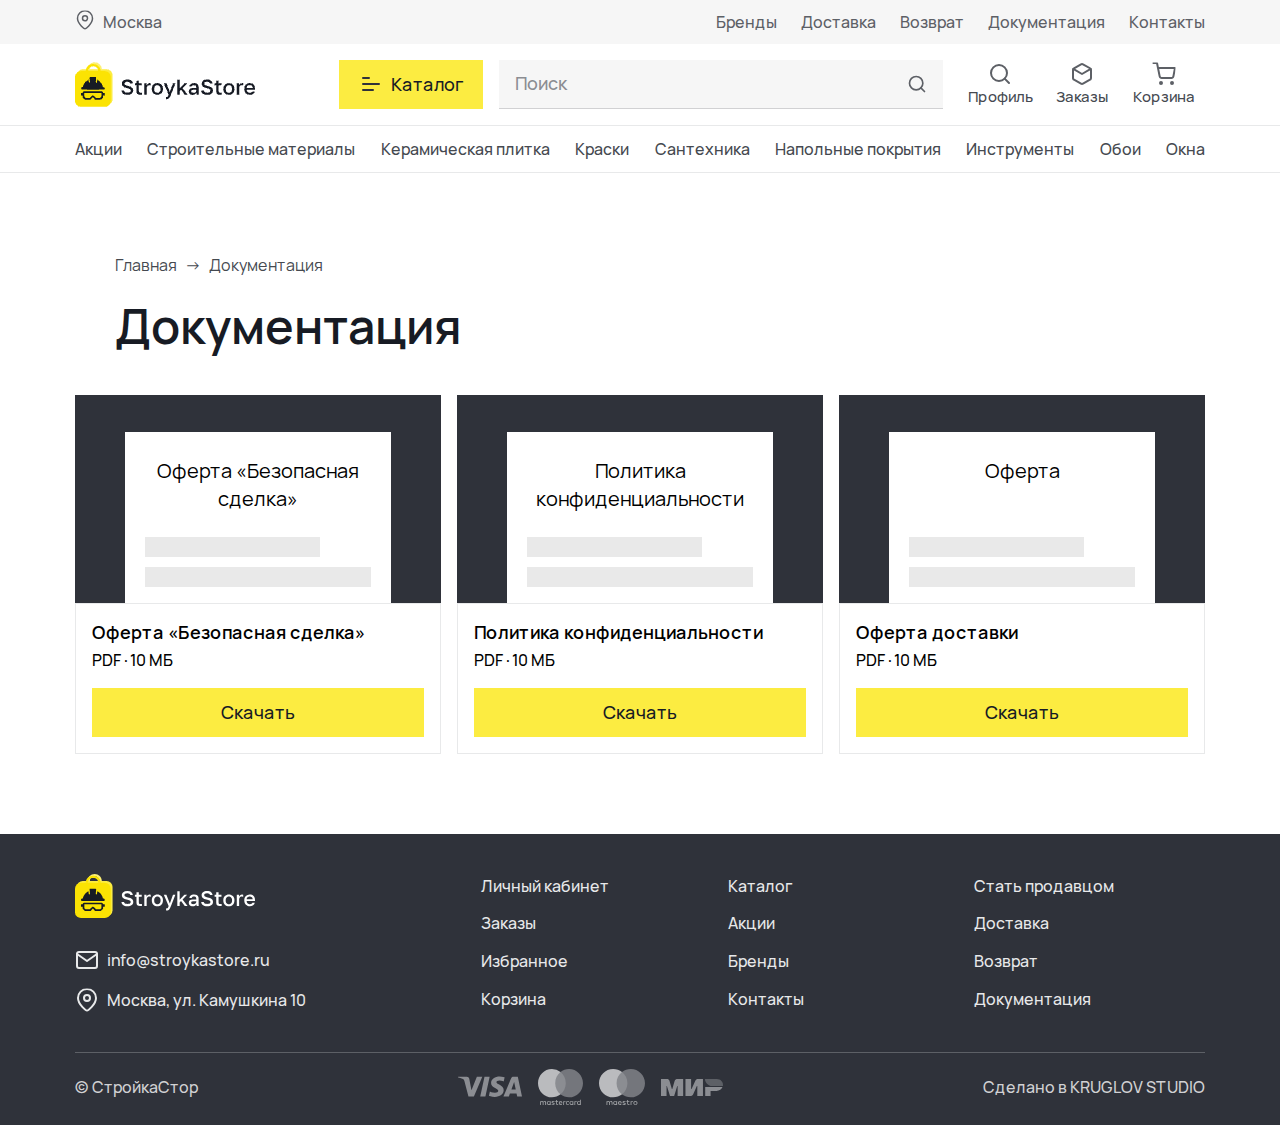
<file: documents.html>
<!DOCTYPE html>
<html lang="ru">

<head>
  <meta charset="UTF-8">
  <meta name="viewport" content="width=device-width, initial-scale=1.0">
  <title>StroykaStore</title>
  <link rel="stylesheet" href="css/documents.min.css">
</head>

<body>
  <div class="wrapper">
    <header class="header">
      <div class="header__top">
        <div class="container">
          <div class="header__top-inner">
            <a class="city button-open" href="#">Москва</a>
            <nav class="menu">
              <button class="menu__btn">
                <span></span>
              </button>
              <ul class="menu__list">
                <li class="menu__item">
                  <a class="menu__link" href="brands.html">Бренды</a>
                </li>
                <li class="menu__item">
                  <a class="menu__link" href="delivery.html">Доставка</a>
                </li>
                <li class="menu__item">
                  <a class="menu__link" href="return.html">Возврат</a>
                </li>
                <li class="menu__item">
                  <a class="menu__link" href="documents.html">Документация</a>
                </li>
                <li class="menu__item">
                  <a class="menu__link" href="contacts.html">Контакты</a>
                </li>
              </ul>
            </nav>
          </div>
        </div>
      </div>
      <div class="header__content">
        <div class="container">
          <div class="header__content-inner">
            <div class="header__content-item">
              <a class="logo header__logo" href="index.html">
                <img src="images/header/logo.png" alt="logo">
              </a>
            </div>
            <div class="header__content-item">
              <a class="catalog-link" href="catalog.html">
                <svg width="24" height="24" fill="none" xmlns="http://www.w3.org/2000/svg">
                  <defs>
                    <clipPath id="a">
                      <rect rx="0" width="23" height="23" transform="translate(.5 .5)" fill="#fff" fill-opacity="0" />
                    </clipPath>
                  </defs>
                  <g clip-path="url(#a)" stroke="#2F323A" stroke-width="2" stroke-linejoin="round" stroke-linecap="round">
                    <path d="M4 18h10M4 12h16M4 6h6" />
                  </g>
                </svg>
                Каталог
              </a>
              <form class="header__form form-search" action="#">
                <input class="form-search__input" type="text" placeholder="Поиск">
                <button class="form-search__btn" type="button"></button>
              </form>
              <ul class="user-nav">
                <li class="user-nav__item">
                  <a class="user-nav__link user-nav__link--user popap-login-open" href="#popap-login">
                    <svg width="24" height="24" fill="none" xmlns="http://www.w3.org/2000/svg">
                      <defs>
                        <clipPath id="a">
                          <rect rx="0" width="23" height="23" transform="translate(.5 .5)" fill="#fff" fill-opacity="0" />
                        </clipPath>
                      </defs>
                      <g clip-path="url(#a)" stroke="#5D6066" stroke-width="2" stroke-linejoin="round">
                        <path d="M11 19c-4.42 0-8-3.59-8-8 0-4.42 3.58-8 8-8 4.41 0 8 3.58 8 8 0 4.41-3.59 8-8 8z" />
                        <path d="M21 21l-4.36-4.35" stroke-linecap="round" />
                      </g>
                    </svg>
                    Профиль
                  </a>
                </li>
                <li class="user-nav__item">
                  <a class="user-nav__link user-nav__link--box" href="orders.html">
                    <svg width="24" height="24" fill="none" xmlns="http://www.w3.org/2000/svg">
                      <defs>
                        <clipPath id="a">
                          <rect rx="0" width="23" height="23" transform="translate(.5 .5)" fill="#fff" fill-opacity="0" />
                        </clipPath>
                      </defs>
                      <g clip-path="url(#a)" stroke="#5D6066" stroke-width="2">
                        <path
                          d="M21 8c-.01-.36-.1-.7-.27-1-.18-.31-.43-.56-.73-.74l-7-4c-.31-.17-.65-.26-1-.26-.36 0-.7.09-1 .26l-7 4c-.31.18-.56.43-.74.74-.17.3-.26.64-.26 1v8c0 .35.09.69.26.99.18.31.43.56.74.73l7 4c.3.18.59.28 1 .28.4 0 .69-.1 1-.28l7-4c.3-.17.55-.42.73-.73.17-.3.26-.64.27-.99V8z" />
                        <path d="M3.27 6.95L12 12l8.73-5.05" stroke-linejoin="round" stroke-linecap="round" />
                      </g>
                    </svg>
                    Заказы
                  </a>
                </li>
                <li class="user-nav__item">
                  <a class="user-nav__link user-nav__link--cart" href="cart.html">
                    <svg width="24" height="24" fill="none" xmlns="http://www.w3.org/2000/svg">
                      <defs>
                        <clipPath id="a">
                          <rect rx="0" width="23" height="23" transform="translate(.5 .5)" fill="#fff" fill-opacity="0" />
                        </clipPath>
                      </defs>
                      <g clip-path="url(#a)" stroke="#5D6066" stroke-width="2" stroke-linejoin="round">
                        <path
                          d="M9 22c-.56 0-1-.45-1-1 0-.56.44-1 1-1 .55 0 1 .44 1 1 0 .55-.45 1-1 1zm11 0c-.56 0-1-.45-1-1 0-.56.44-1 1-1 .55 0 1 .44 1 1 0 .55-.45 1-1 1z" />
                        <path
                          d="M1 1h4l2.68 13.38c.09.47.34.88.7 1.17.37.3.83.45 1.3.45h9.71c.47 0 .93-.15 1.3-.45.36-.29.61-.7.7-1.17L23 6H6"
                          stroke-linecap="round" />
                      </g>
                    </svg>
                    Корзина
                  </a>
                </li>
              </ul>
            </div>
          </div>
        </div>
      </div>
      <div class="header__category header-category">
        <div class="container">
          <ul class="header-category__list">
            <li class="header-category__list-item">
              <a class="header-category__list-link" href="#">Акции</a>
            </li>
            <li class="header-category__list-item">
              <a class="header-category__list-link" href="#">Строительные материалы</a>
            </li>
            <li class="header-category__list-item">
              <a class="header-category__list-link" href="#">Керамическая плитка</a>
            </li>
            <li class="header-category__list-item">
              <a class="header-category__list-link" href="#">Краски</a>
            </li>
            <li class="header-category__list-item">
              <a class="header-category__list-link" href="#">Сантехника</a>
            </li>
            <li class="header-category__list-item">
              <a class="header-category__list-link" href="#">Напольные покрытия</a>
            </li>
            <li class="header-category__list-item">
              <a class="header-category__list-link" href="#">Инструменты</a>
            </li>
            <li class="header-category__list-item">
              <a class="header-category__list-link" href="#">Обои</a>
            </li>
            <li class="header-category__list-item">
              <a class="header-category__list-link" href="#">Окна</a>
            </li>
          </ul>
        </div>
      </div>
      <div class="modal header__modal">
        <div class="modal__content header__modal-content">
          <p class="header__modal-title">
            Выберите ваш город
          </p>
          <form class="header__modal-form form-search" action="#">
            <input class="form-search__input" type="text" placeholder="Поиск">
            <button class="form-search__btn" type="button"></button>
          </form>
          <ul class="header__modal-list">
            <li class="header__modal-item">Москва</li>
            <li class="header__modal-item">Санкт-Петербург</li>
            <li class="header__modal-item">Новосибирск</li>
            <li class="header__modal-item">Екатеринбург</li>
            <li class="header__modal-item">Казань</li>
            <li class="header__modal-item">Нижний Новгород</li>
            <li class="header__modal-item">Челябинск</li>
            <li class="header__modal-item">Самара</li>
            <li class="header__modal-item">Ростов-на-Дону</li>
            <li class="header__modal-item">Уфа</li>
            <li class="header__modal-item">Омск</li>
            <li class="header__modal-item">Красноярск</li>
            <li class="header__modal-item">Воронеж</li>
            <li class="header__modal-item">Пермь</li>
            <li class="header__modal-item">Волгоград</li>
          </ul>
        </div>
        <button class="modal__button button-close" type="button">Close</button>
      </div>
      <div id="popap-login" aria-hidden="true" class="popup popap-user popap-login ">
        <div class="popup__wrapper popap-user__wrapper">
          <button type="button" class="popup__close popap-user__close"></button>
          <div class="popup__content popap-user__content">
            <div class="popup__text popap-user__text">
              <h2 class="popap-user page-title">
                Вход
              </h2>
              <form class="popap-user__form" action="#">
                <div class="popap-user__form-wrapper">
                  <label class="popap-user__form-label">
                    E-mail
                    <input class="popap-user__form-input" type="email" placeholder="youmail@mail.com" name="user-login-email">
                  </label>
                  <label class="popap-user__form-label">
                    Пароль
                    <input class="popap-user__form-input" type="password" placeholder="****************"
                      name="user-login-password">
                  </label>
                  <a class="popap-user__form-link" href="#">
                    Забыли пароль?
                  </a>
                  <button class="popap-user__form-btn page-btn-accent" type="submit" name="user-login-btn">
                    Войти
                  </button>
                  <a class="popap-user__form-reg popap-reg-open" href="#popap-reg">
                    Создать учетную запись
                  </a>
                </div>
              </form>
            </div>
          </div>
        </div>
      </div>
      
      <div id="popap-reg" aria-hidden="true" class="popup popap-user popap-reg">
        <div class="popup__wrapper popap-user__wrapper">
          <button data-close type="button" class="popup__close popap-user__close"></button>
          <div class="popup__content popap-user__content">
            <div class="popup__text popap-user__text">
              <h2 class="popap-user page-title">
                Регистрация
              </h2>
              <form class="popap-user__form" action="#">
                <div class="popap-user__form-wrapper popap-user__form-wrapper--grid">
                  <label class="popap-user__form-label">
                    Имя
                    <input class="popap-user__form-input" type="text" placeholder="Богдан" name="user-reg-name">
                  </label>
                  <label class="popap-user__form-label">
                    E-mail
                    <input class="popap-user__form-input" type="email" placeholder="youmail@mail.com" name="user-reg-email">
                  </label>
                  <label class="popap-user__form-label">
                    Новый пароль
                    <input class="popap-user__form-input" type="password" placeholder="****************"
                      name="user-reg-passord">
                  </label>
                  <label class="popap-user__form-label">
                    Подтверждение пароля
                    <input class="popap-user__form-input" type="password" placeholder="****************"
                      name="user-reg-passord-done">
                  </label>
                </div>
                <button class="popap-user__form-btn page-btn-accent" type="submit" name="user-reg-btn">
                  Зарегистрироваться
                </button>
              </form>
            </div>
          </div>
        </div>
      </div>
    </header>
    <main class="main">
      <section class="top">
        <div class="container-big">
          <div class="top__inner top__inner--no-bg">
            <div class="top__nav">
              <a class="top__link" href="#">
                Главная
              </a>
              <span class="top__page-name">
                Документация
              </span>
            </div>
            <h2 class="top__title">
              Документация
            </h2>            
          </div>
        </div>
      </section>
      <section class="documentation">
        <div class="container">
          <div class="documentation__box">
            <div class="documentation__item documentation-card">
              <div class="documentation-card__top">
                <div class="documentation-card__box">
                  <p class="documentation-card__name">
                    Оферта «Безопасная сделка»
                  </p>
                  <span class="documentation-card__decor"></span>
                  <span class="documentation-card__decor documentation-card__decor--big"></span>
                </div>
              </div>
              <div class="documentation-card__content">
                <p class="documentation-card__title">
                  Оферта «Безопасная сделка»
                </p>
                <p class="documentation-card__text">
                  PDF · 10 МБ
                </p>
                <a href="#" class="documentation-card__btn page-btn-accent">Скачать</a>
              </div>
            </div>
            <div class="documentation__item documentation-card">
              <div class="documentation-card__top">
                <div class="documentation-card__box">
                  <p class="documentation-card__name">
                    Политика конфиденциальности
                  </p>
                  <span class="documentation-card__decor"></span>
                  <span class="documentation-card__decor documentation-card__decor--big"></span>
                </div>
              </div>
              <div class="documentation-card__content">
                <p class="documentation-card__title">
                  Политика конфиденциальности
                </p>
                <p class="documentation-card__text">
                  PDF · 10 МБ
                </p>
                <a href="#" class="documentation-card__btn page-btn-accent">Скачать</a>
              </div>
            </div>
            <div class="documentation__item documentation-card">
              <div class="documentation-card__top">
                <div class="documentation-card__box">
                  <p class="documentation-card__name">
                    Оферта
                  </p>
                  <span class="documentation-card__decor"></span>
                  <span class="documentation-card__decor documentation-card__decor--big"></span>
                </div>
              </div>
              <div class="documentation-card__content">
                <p class="documentation-card__title">
                  Оферта доставки
                </p>
                <p class="documentation-card__text">
                  PDF · 10 МБ
                </p>
                <a href="#" class="documentation-card__btn page-btn-accent">Скачать</a>
              </div>
            </div>
          </div>
        </div>
      </section>
    </main>
    <footer class="footer">
      <div class="container">
        <div class="footer__top">
          <div class="footer__top-inner">
            <div class="footer__top-info">
              <a class="logo" href="index.html">
                <img src="images/footer/logo.svg" alt="logo">
              </a>
              <a class="footer__top-email" href="mailto:info@stroykastore.ru">info@stroykastore.ru</a>
              <p class="footer__top-address">Москва, ул. Камушкина 10</p>
            </div>
            <ul class="footer__menu">
              <li class="footer__menu-item">
                <a class="footer__menu-link" href="user-cabinet.html">
                  Личный кабинет
                </a>
              </li>
              <li class="footer__menu-item">
                <a class="footer__menu-link" href="catalog.html">
                  Каталог
                </a>
              </li>
              <li class="footer__menu-item">
                <a class="footer__menu-link" href="#">
                  Стать продавцом
                </a>
              </li>
              <li class="footer__menu-item">
                <a class="footer__menu-link" href="orders.html">
                  Заказы
                </a>
              </li>
              <li class="footer__menu-item">
                <a class="footer__menu-link" href="#">
                  Акции
                </a>
              </li>
              <li class="footer__menu-item">
                <a class="footer__menu-link" href="delivery.html">
                  Доставка
                </a>
              </li>
              <li class="footer__menu-item">
                <a class="footer__menu-link" href="#">
                  Избранное
                </a>
              </li>
              <li class="footer__menu-item">
                <a class="footer__menu-link" href="brands.html">
                  Бренды
                </a>
              </li>
              <li class="footer__menu-item">
                <a class="footer__menu-link" href="return.html">
                  Возврат
                </a>
              </li>
              <li class="footer__menu-item">
                <a class="footer__menu-link" href="cart.html">
                  Корзина
                </a>
              </li>
              <li class="footer__menu-item">
                <a class="footer__menu-link" href="contacts.html">
                  Контакты
                </a>
              </li>
              <li class="footer__menu-item">
                <a class="footer__menu-link" href="documents.html">
                  Документация
                </a>
              </li>
            </ul>
          </div>
        </div>
        <div class="footer__bottom">
          <p class="footer__bottom-copy">
            © СтройкаСтор
          </p>
          <ul class="footer__bottom-list">
            <li class="footer__bottom-item">
              <img src="images/footer/visa.svg" alt="visa">
            </li>
            <li class="footer__bottom-item">
              <img src="images/footer/mastercard.svg" alt="mastercard">
            </li>
            <li class="footer__bottom-item">
              <img src="images/footer/maestro.svg" alt="maestro">
            </li>
            <li class="footer__bottom-item">
              <img src="images/footer/mir.svg" alt="mir">
            </li>
          </ul>
          <p class="footer__bottom-creator">
            Cделано в KRUGLOV STUDIO
          </p>
        </div>
      </div>
    </footer>
  </div>
  <script src="https://code.jquery.com/jquery-3.7.1.min.js" integrity="sha256-/JqT3SQfawRcv/BIHPThkBvs0OEvtFFmqPF/lYI/Cxo=" crossorigin="anonymous"></script>
  <script src="js/main.min.js"></script>
</body>

</html>
</file>
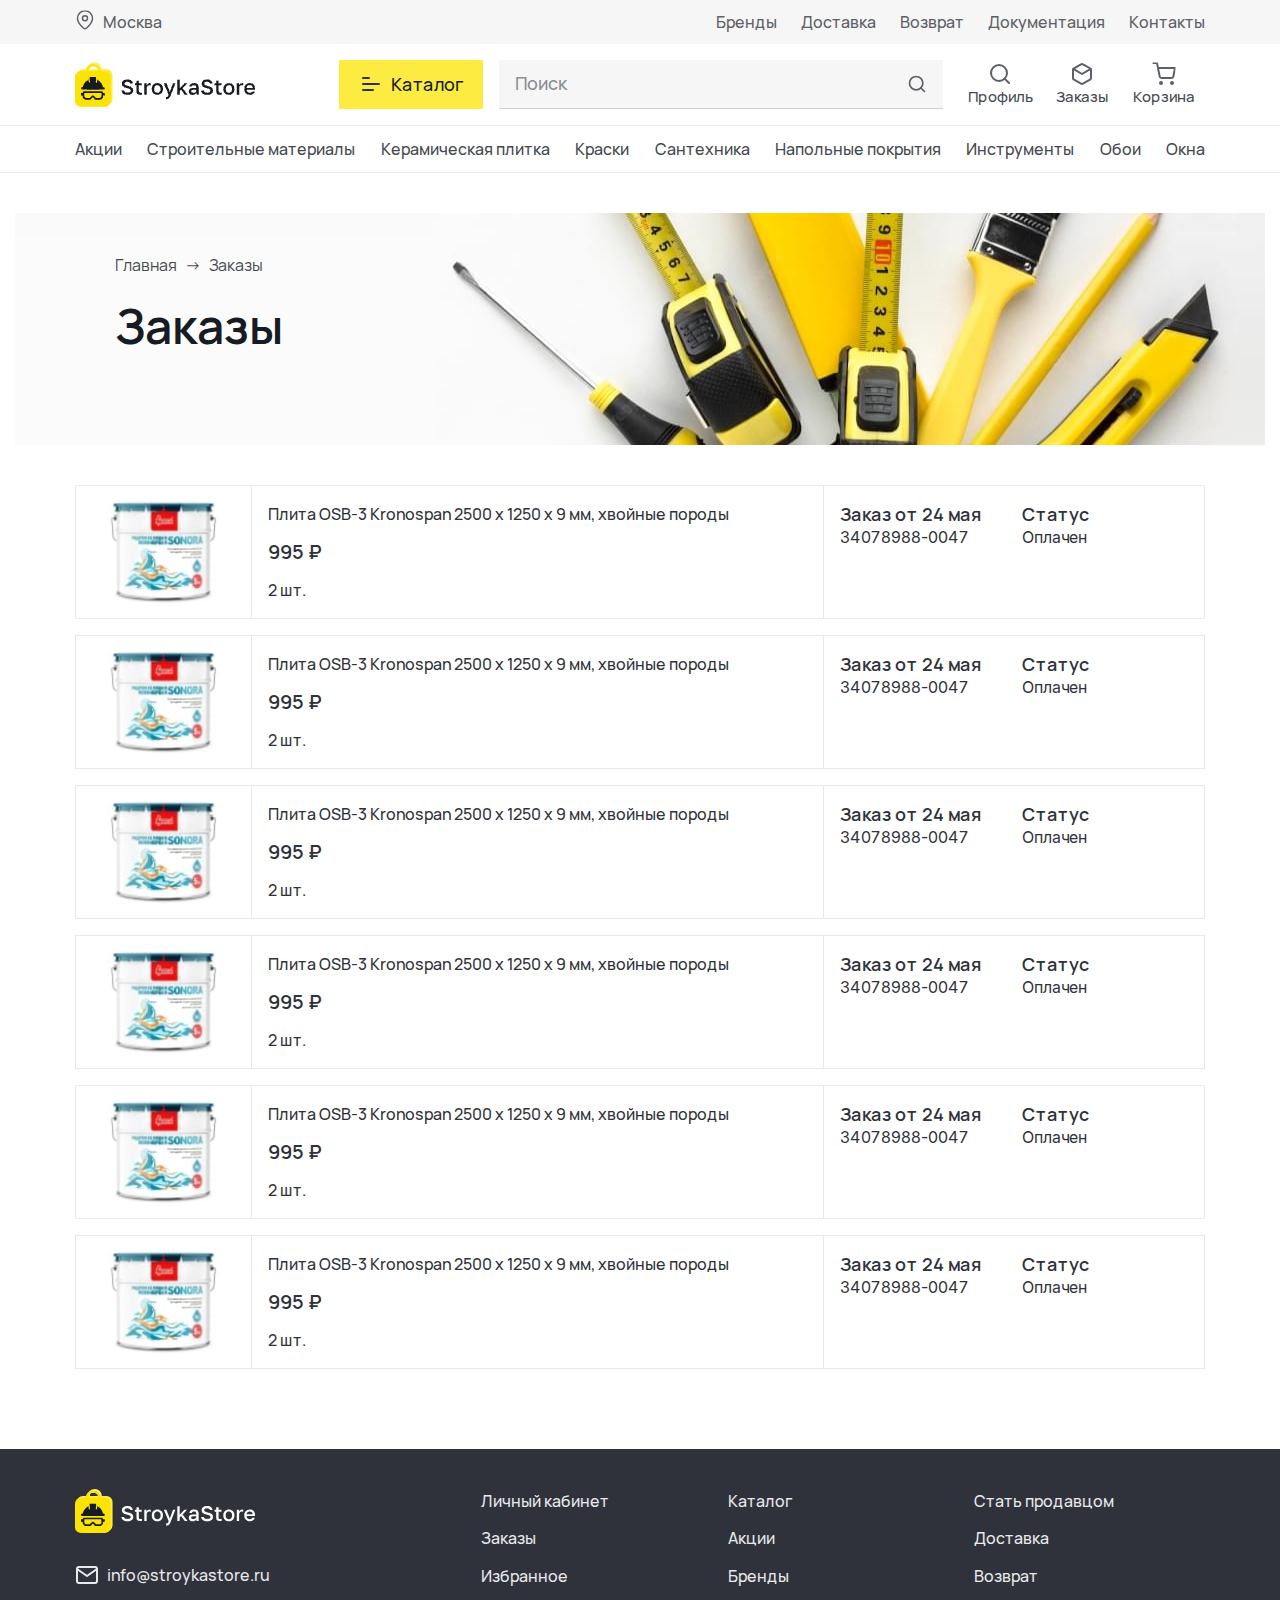
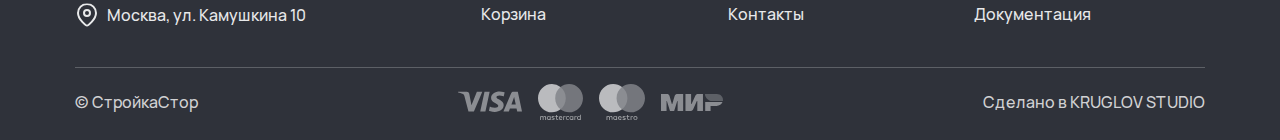
<file: orders.html>
<!DOCTYPE html>
<html lang="ru">

<head>
  <meta charset="UTF-8">
  <meta name="viewport" content="width=device-width, initial-scale=1.0">
  <title>StroykaStore</title>
  <link rel="stylesheet" href="css/orders.min.css">
</head>

<body>
  <div class="wrapper">
    <header class="header">
      <div class="header__top">
        <div class="container">
          <div class="header__top-inner">
            <a class="city button-open" href="#">Москва</a>
            <nav class="menu">
              <button class="menu__btn">
                <span></span>
              </button>
              <ul class="menu__list">
                <li class="menu__item">
                  <a class="menu__link" href="brands.html">Бренды</a>
                </li>
                <li class="menu__item">
                  <a class="menu__link" href="delivery.html">Доставка</a>
                </li>
                <li class="menu__item">
                  <a class="menu__link" href="return.html">Возврат</a>
                </li>
                <li class="menu__item">
                  <a class="menu__link" href="documents.html">Документация</a>
                </li>
                <li class="menu__item">
                  <a class="menu__link" href="contacts.html">Контакты</a>
                </li>
              </ul>
            </nav>
          </div>
        </div>
      </div>
      <div class="header__content">
        <div class="container">
          <div class="header__content-inner">
            <div class="header__content-item">
              <a class="logo header__logo" href="index.html">
                <img src="images/header/logo.png" alt="logo">
              </a>
            </div>
            <div class="header__content-item">
              <a class="catalog-link" href="catalog.html">
                <svg width="24" height="24" fill="none" xmlns="http://www.w3.org/2000/svg">
                  <defs>
                    <clipPath id="a">
                      <rect rx="0" width="23" height="23" transform="translate(.5 .5)" fill="#fff" fill-opacity="0" />
                    </clipPath>
                  </defs>
                  <g clip-path="url(#a)" stroke="#2F323A" stroke-width="2" stroke-linejoin="round" stroke-linecap="round">
                    <path d="M4 18h10M4 12h16M4 6h6" />
                  </g>
                </svg>
                Каталог
              </a>
              <form class="header__form form-search" action="#">
                <input class="form-search__input" type="text" placeholder="Поиск">
                <button class="form-search__btn" type="button"></button>
              </form>
              <ul class="user-nav">
                <li class="user-nav__item">
                  <a class="user-nav__link user-nav__link--user popap-login-open" href="#popap-login">
                    <svg width="24" height="24" fill="none" xmlns="http://www.w3.org/2000/svg">
                      <defs>
                        <clipPath id="a">
                          <rect rx="0" width="23" height="23" transform="translate(.5 .5)" fill="#fff" fill-opacity="0" />
                        </clipPath>
                      </defs>
                      <g clip-path="url(#a)" stroke="#5D6066" stroke-width="2" stroke-linejoin="round">
                        <path d="M11 19c-4.42 0-8-3.59-8-8 0-4.42 3.58-8 8-8 4.41 0 8 3.58 8 8 0 4.41-3.59 8-8 8z" />
                        <path d="M21 21l-4.36-4.35" stroke-linecap="round" />
                      </g>
                    </svg>
                    Профиль
                  </a>
                </li>
                <li class="user-nav__item">
                  <a class="user-nav__link user-nav__link--box" href="orders.html">
                    <svg width="24" height="24" fill="none" xmlns="http://www.w3.org/2000/svg">
                      <defs>
                        <clipPath id="a">
                          <rect rx="0" width="23" height="23" transform="translate(.5 .5)" fill="#fff" fill-opacity="0" />
                        </clipPath>
                      </defs>
                      <g clip-path="url(#a)" stroke="#5D6066" stroke-width="2">
                        <path
                          d="M21 8c-.01-.36-.1-.7-.27-1-.18-.31-.43-.56-.73-.74l-7-4c-.31-.17-.65-.26-1-.26-.36 0-.7.09-1 .26l-7 4c-.31.18-.56.43-.74.74-.17.3-.26.64-.26 1v8c0 .35.09.69.26.99.18.31.43.56.74.73l7 4c.3.18.59.28 1 .28.4 0 .69-.1 1-.28l7-4c.3-.17.55-.42.73-.73.17-.3.26-.64.27-.99V8z" />
                        <path d="M3.27 6.95L12 12l8.73-5.05" stroke-linejoin="round" stroke-linecap="round" />
                      </g>
                    </svg>
                    Заказы
                  </a>
                </li>
                <li class="user-nav__item">
                  <a class="user-nav__link user-nav__link--cart" href="cart.html">
                    <svg width="24" height="24" fill="none" xmlns="http://www.w3.org/2000/svg">
                      <defs>
                        <clipPath id="a">
                          <rect rx="0" width="23" height="23" transform="translate(.5 .5)" fill="#fff" fill-opacity="0" />
                        </clipPath>
                      </defs>
                      <g clip-path="url(#a)" stroke="#5D6066" stroke-width="2" stroke-linejoin="round">
                        <path
                          d="M9 22c-.56 0-1-.45-1-1 0-.56.44-1 1-1 .55 0 1 .44 1 1 0 .55-.45 1-1 1zm11 0c-.56 0-1-.45-1-1 0-.56.44-1 1-1 .55 0 1 .44 1 1 0 .55-.45 1-1 1z" />
                        <path
                          d="M1 1h4l2.68 13.38c.09.47.34.88.7 1.17.37.3.83.45 1.3.45h9.71c.47 0 .93-.15 1.3-.45.36-.29.61-.7.7-1.17L23 6H6"
                          stroke-linecap="round" />
                      </g>
                    </svg>
                    Корзина
                  </a>
                </li>
              </ul>
            </div>
          </div>
        </div>
      </div>
      <div class="header__category header-category">
        <div class="container">
          <ul class="header-category__list">
            <li class="header-category__list-item">
              <a class="header-category__list-link" href="#">Акции</a>
            </li>
            <li class="header-category__list-item">
              <a class="header-category__list-link" href="#">Строительные материалы</a>
            </li>
            <li class="header-category__list-item">
              <a class="header-category__list-link" href="#">Керамическая плитка</a>
            </li>
            <li class="header-category__list-item">
              <a class="header-category__list-link" href="#">Краски</a>
            </li>
            <li class="header-category__list-item">
              <a class="header-category__list-link" href="#">Сантехника</a>
            </li>
            <li class="header-category__list-item">
              <a class="header-category__list-link" href="#">Напольные покрытия</a>
            </li>
            <li class="header-category__list-item">
              <a class="header-category__list-link" href="#">Инструменты</a>
            </li>
            <li class="header-category__list-item">
              <a class="header-category__list-link" href="#">Обои</a>
            </li>
            <li class="header-category__list-item">
              <a class="header-category__list-link" href="#">Окна</a>
            </li>
          </ul>
        </div>
      </div>
      <div class="modal header__modal">
        <div class="modal__content header__modal-content">
          <p class="header__modal-title">
            Выберите ваш город
          </p>
          <form class="header__modal-form form-search" action="#">
            <input class="form-search__input" type="text" placeholder="Поиск">
            <button class="form-search__btn" type="button"></button>
          </form>
          <ul class="header__modal-list">
            <li class="header__modal-item">Москва</li>
            <li class="header__modal-item">Санкт-Петербург</li>
            <li class="header__modal-item">Новосибирск</li>
            <li class="header__modal-item">Екатеринбург</li>
            <li class="header__modal-item">Казань</li>
            <li class="header__modal-item">Нижний Новгород</li>
            <li class="header__modal-item">Челябинск</li>
            <li class="header__modal-item">Самара</li>
            <li class="header__modal-item">Ростов-на-Дону</li>
            <li class="header__modal-item">Уфа</li>
            <li class="header__modal-item">Омск</li>
            <li class="header__modal-item">Красноярск</li>
            <li class="header__modal-item">Воронеж</li>
            <li class="header__modal-item">Пермь</li>
            <li class="header__modal-item">Волгоград</li>
          </ul>
        </div>
        <button class="modal__button button-close" type="button">Close</button>
      </div>
      <div id="popap-login" aria-hidden="true" class="popup popap-user popap-login ">
        <div class="popup__wrapper popap-user__wrapper">
          <button type="button" class="popup__close popap-user__close"></button>
          <div class="popup__content popap-user__content">
            <div class="popup__text popap-user__text">
              <h2 class="popap-user page-title">
                Вход
              </h2>
              <form class="popap-user__form" action="#">
                <div class="popap-user__form-wrapper">
                  <label class="popap-user__form-label">
                    E-mail
                    <input class="popap-user__form-input" type="email" placeholder="youmail@mail.com" name="user-login-email">
                  </label>
                  <label class="popap-user__form-label">
                    Пароль
                    <input class="popap-user__form-input" type="password" placeholder="****************"
                      name="user-login-password">
                  </label>
                  <a class="popap-user__form-link" href="#">
                    Забыли пароль?
                  </a>
                  <button class="popap-user__form-btn page-btn-accent" type="submit" name="user-login-btn">
                    Войти
                  </button>
                  <a class="popap-user__form-reg popap-reg-open" href="#popap-reg">
                    Создать учетную запись
                  </a>
                </div>
              </form>
            </div>
          </div>
        </div>
      </div>
      
      <div id="popap-reg" aria-hidden="true" class="popup popap-user popap-reg">
        <div class="popup__wrapper popap-user__wrapper">
          <button data-close type="button" class="popup__close popap-user__close"></button>
          <div class="popup__content popap-user__content">
            <div class="popup__text popap-user__text">
              <h2 class="popap-user page-title">
                Регистрация
              </h2>
              <form class="popap-user__form" action="#">
                <div class="popap-user__form-wrapper popap-user__form-wrapper--grid">
                  <label class="popap-user__form-label">
                    Имя
                    <input class="popap-user__form-input" type="text" placeholder="Богдан" name="user-reg-name">
                  </label>
                  <label class="popap-user__form-label">
                    E-mail
                    <input class="popap-user__form-input" type="email" placeholder="youmail@mail.com" name="user-reg-email">
                  </label>
                  <label class="popap-user__form-label">
                    Новый пароль
                    <input class="popap-user__form-input" type="password" placeholder="****************"
                      name="user-reg-passord">
                  </label>
                  <label class="popap-user__form-label">
                    Подтверждение пароля
                    <input class="popap-user__form-input" type="password" placeholder="****************"
                      name="user-reg-passord-done">
                  </label>
                </div>
                <button class="popap-user__form-btn page-btn-accent" type="submit" name="user-reg-btn">
                  Зарегистрироваться
                </button>
              </form>
            </div>
          </div>
        </div>
      </div>
    </header>
    <main class="main">
      <section class="top">
        <div class="container-big">
          <div class="top__inner" style="background-image: url(images/top/top-orders.jpeg)">
            <div class="top__nav">
              <a class="top__link" href="#">
                Главная
              </a>
              <span class="top__page-name">
                Заказы
              </span>
            </div>
            <h2 class="top__title">
              Заказы
            </h2>
          </div>
        </div>
      </section>
      <div class="orders-content">
        <div class="container">
          <div class="orders-content__card orders-card">
            <div class="orders-card__img">
              <img src="images/orders/1.jpeg" alt="order image">
            </div>
            <div class="orders-card__content">
              <a class="orders-card__title" href="#">
                Плита OSB-3 Kronospan 2500 х 1250 х 9 мм, хвойные породы
              </a>
              <p class="orders-card__price">
                995 ₽
              </p>
              <p class="orders-card__number">
                2 шт.
              </p>
            </div>
            <div class="orders-card__data">
              <div class="orders-card__data-item">
                <p class="orders-card__data-title">
                  Заказ от 24 мая
                </p>
                <p class="orders-card__data-text">
                  34078988-0047
                </p>
              </div>
              <div class="orders-card__data-item">
                <p class="orders-card__data-title">
                  Статус
                </p>
                <p class="orders-card__data-text">
                  Оплачен
                </p>
              </div>
            </div>
          </div>
          <div class="orders-content__card orders-card">
            <div class="orders-card__img">
              <img src="images/orders/1.jpeg" alt="order image">
            </div>
            <div class="orders-card__content">
              <a class="orders-card__title" href="#">
                Плита OSB-3 Kronospan 2500 х 1250 х 9 мм, хвойные породы
              </a>
              <p class="orders-card__price">
                995 ₽
              </p>
              <p class="orders-card__number">
                2 шт.
              </p>
            </div>
            <div class="orders-card__data">
              <div class="orders-card__data-item">
                <p class="orders-card__data-title">
                  Заказ от 24 мая
                </p>
                <p class="orders-card__data-text">
                  34078988-0047
                </p>
              </div>
              <div class="orders-card__data-item">
                <p class="orders-card__data-title">
                  Статус
                </p>
                <p class="orders-card__data-text">
                  Оплачен
                </p>
              </div>
            </div>
          </div>
          <div class="orders-content__card orders-card">
            <div class="orders-card__img">
              <img src="images/orders/1.jpeg" alt="order image">
            </div>
            <div class="orders-card__content">
              <a class="orders-card__title" href="#">
                Плита OSB-3 Kronospan 2500 х 1250 х 9 мм, хвойные породы
              </a>
              <p class="orders-card__price">
                995 ₽
              </p>
              <p class="orders-card__number">
                2 шт.
              </p>
            </div>
            <div class="orders-card__data">
              <div class="orders-card__data-item">
                <p class="orders-card__data-title">
                  Заказ от 24 мая
                </p>
                <p class="orders-card__data-text">
                  34078988-0047
                </p>
              </div>
              <div class="orders-card__data-item">
                <p class="orders-card__data-title">
                  Статус
                </p>
                <p class="orders-card__data-text">
                  Оплачен
                </p>
              </div>
            </div>
          </div>
          <div class="orders-content__card orders-card">
            <div class="orders-card__img">
              <img src="images/orders/1.jpeg" alt="order image">
            </div>
            <div class="orders-card__content">
              <a class="orders-card__title" href="#">
                Плита OSB-3 Kronospan 2500 х 1250 х 9 мм, хвойные породы
              </a>
              <p class="orders-card__price">
                995 ₽
              </p>
              <p class="orders-card__number">
                2 шт.
              </p>
            </div>
            <div class="orders-card__data">
              <div class="orders-card__data-item">
                <p class="orders-card__data-title">
                  Заказ от 24 мая
                </p>
                <p class="orders-card__data-text">
                  34078988-0047
                </p>
              </div>
              <div class="orders-card__data-item">
                <p class="orders-card__data-title">
                  Статус
                </p>
                <p class="orders-card__data-text">
                  Оплачен
                </p>
              </div>
            </div>
          </div>
          <div class="orders-content__card orders-card">
            <div class="orders-card__img">
              <img src="images/orders/1.jpeg" alt="order image">
            </div>
            <div class="orders-card__content">
              <a class="orders-card__title" href="#">
                Плита OSB-3 Kronospan 2500 х 1250 х 9 мм, хвойные породы
              </a>
              <p class="orders-card__price">
                995 ₽
              </p>
              <p class="orders-card__number">
                2 шт.
              </p>
            </div>
            <div class="orders-card__data">
              <div class="orders-card__data-item">
                <p class="orders-card__data-title">
                  Заказ от 24 мая
                </p>
                <p class="orders-card__data-text">
                  34078988-0047
                </p>
              </div>
              <div class="orders-card__data-item">
                <p class="orders-card__data-title">
                  Статус
                </p>
                <p class="orders-card__data-text">
                  Оплачен
                </p>
              </div>
            </div>
          </div>
          <div class="orders-content__card orders-card">
            <div class="orders-card__img">
              <img src="images/orders/1.jpeg" alt="order image">
            </div>
            <div class="orders-card__content">
              <a class="orders-card__title" href="#">
                Плита OSB-3 Kronospan 2500 х 1250 х 9 мм, хвойные породы
              </a>
              <p class="orders-card__price">
                995 ₽
              </p>
              <p class="orders-card__number">
                2 шт.
              </p>
            </div>
            <div class="orders-card__data">
              <div class="orders-card__data-item">
                <p class="orders-card__data-title">
                  Заказ от 24 мая
                </p>
                <p class="orders-card__data-text">
                  34078988-0047
                </p>
              </div>
              <div class="orders-card__data-item">
                <p class="orders-card__data-title">
                  Статус
                </p>
                <p class="orders-card__data-text">
                  Оплачен
                </p>
              </div>
            </div>
          </div>
        </div>
      </div>
    </main>
    <footer class="footer">
      <div class="container">
        <div class="footer__top">
          <div class="footer__top-inner">
            <div class="footer__top-info">
              <a class="logo" href="index.html">
                <img src="images/footer/logo.svg" alt="logo">
              </a>
              <a class="footer__top-email" href="mailto:info@stroykastore.ru">info@stroykastore.ru</a>
              <p class="footer__top-address">Москва, ул. Камушкина 10</p>
            </div>
            <ul class="footer__menu">
              <li class="footer__menu-item">
                <a class="footer__menu-link" href="user-cabinet.html">
                  Личный кабинет
                </a>
              </li>
              <li class="footer__menu-item">
                <a class="footer__menu-link" href="catalog.html">
                  Каталог
                </a>
              </li>
              <li class="footer__menu-item">
                <a class="footer__menu-link" href="#">
                  Стать продавцом
                </a>
              </li>
              <li class="footer__menu-item">
                <a class="footer__menu-link" href="orders.html">
                  Заказы
                </a>
              </li>
              <li class="footer__menu-item">
                <a class="footer__menu-link" href="#">
                  Акции
                </a>
              </li>
              <li class="footer__menu-item">
                <a class="footer__menu-link" href="delivery.html">
                  Доставка
                </a>
              </li>
              <li class="footer__menu-item">
                <a class="footer__menu-link" href="#">
                  Избранное
                </a>
              </li>
              <li class="footer__menu-item">
                <a class="footer__menu-link" href="brands.html">
                  Бренды
                </a>
              </li>
              <li class="footer__menu-item">
                <a class="footer__menu-link" href="return.html">
                  Возврат
                </a>
              </li>
              <li class="footer__menu-item">
                <a class="footer__menu-link" href="cart.html">
                  Корзина
                </a>
              </li>
              <li class="footer__menu-item">
                <a class="footer__menu-link" href="contacts.html">
                  Контакты
                </a>
              </li>
              <li class="footer__menu-item">
                <a class="footer__menu-link" href="documents.html">
                  Документация
                </a>
              </li>
            </ul>
          </div>
        </div>
        <div class="footer__bottom">
          <p class="footer__bottom-copy">
            © СтройкаСтор
          </p>
          <ul class="footer__bottom-list">
            <li class="footer__bottom-item">
              <img src="images/footer/visa.svg" alt="visa">
            </li>
            <li class="footer__bottom-item">
              <img src="images/footer/mastercard.svg" alt="mastercard">
            </li>
            <li class="footer__bottom-item">
              <img src="images/footer/maestro.svg" alt="maestro">
            </li>
            <li class="footer__bottom-item">
              <img src="images/footer/mir.svg" alt="mir">
            </li>
          </ul>
          <p class="footer__bottom-creator">
            Cделано в KRUGLOV STUDIO
          </p>
        </div>
      </div>
    </footer>
  </div>
  <script src="https://code.jquery.com/jquery-3.7.1.min.js" integrity="sha256-/JqT3SQfawRcv/BIHPThkBvs0OEvtFFmqPF/lYI/Cxo=" crossorigin="anonymous"></script>
  <script src="js/main.min.js"></script>
</body>

</html>
</file>
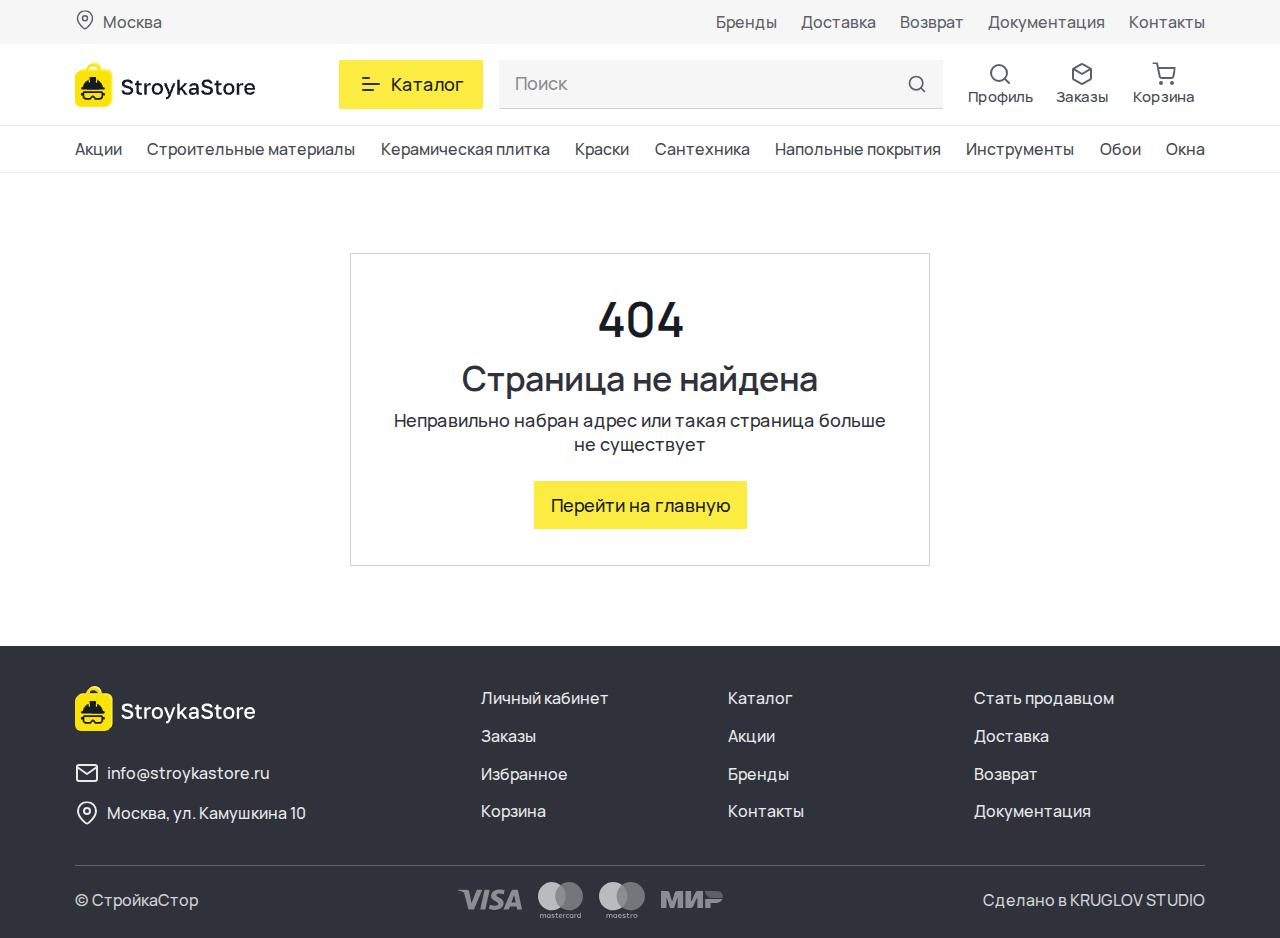
<file: page-404.html>
<!DOCTYPE html>
<html lang="ru">

<head>
  <meta charset="UTF-8">
  <meta name="viewport" content="width=device-width, initial-scale=1.0">
  <title>StroykaStore</title>
  <link rel="stylesheet" href="css/page-404.min.css">
</head>

<body>
  <div class="wrapper">
    <header class="header">
      <div class="header__top">
        <div class="container">
          <div class="header__top-inner">
            <a class="city button-open" href="#">Москва</a>
            <nav class="menu">
              <button class="menu__btn">
                <span></span>
              </button>
              <ul class="menu__list">
                <li class="menu__item">
                  <a class="menu__link" href="brands.html">Бренды</a>
                </li>
                <li class="menu__item">
                  <a class="menu__link" href="delivery.html">Доставка</a>
                </li>
                <li class="menu__item">
                  <a class="menu__link" href="return.html">Возврат</a>
                </li>
                <li class="menu__item">
                  <a class="menu__link" href="documents.html">Документация</a>
                </li>
                <li class="menu__item">
                  <a class="menu__link" href="contacts.html">Контакты</a>
                </li>
              </ul>
            </nav>
          </div>
        </div>
      </div>
      <div class="header__content">
        <div class="container">
          <div class="header__content-inner">
            <div class="header__content-item">
              <a class="logo header__logo" href="index.html">
                <img src="images/header/logo.png" alt="logo">
              </a>
            </div>
            <div class="header__content-item">
              <a class="catalog-link" href="catalog.html">
                <svg width="24" height="24" fill="none" xmlns="http://www.w3.org/2000/svg">
                  <defs>
                    <clipPath id="a">
                      <rect rx="0" width="23" height="23" transform="translate(.5 .5)" fill="#fff" fill-opacity="0" />
                    </clipPath>
                  </defs>
                  <g clip-path="url(#a)" stroke="#2F323A" stroke-width="2" stroke-linejoin="round" stroke-linecap="round">
                    <path d="M4 18h10M4 12h16M4 6h6" />
                  </g>
                </svg>
                Каталог
              </a>
              <form class="header__form form-search" action="#">
                <input class="form-search__input" type="text" placeholder="Поиск">
                <button class="form-search__btn" type="button"></button>
              </form>
              <ul class="user-nav">
                <li class="user-nav__item">
                  <a class="user-nav__link user-nav__link--user popap-login-open" href="#popap-login">
                    <svg width="24" height="24" fill="none" xmlns="http://www.w3.org/2000/svg">
                      <defs>
                        <clipPath id="a">
                          <rect rx="0" width="23" height="23" transform="translate(.5 .5)" fill="#fff" fill-opacity="0" />
                        </clipPath>
                      </defs>
                      <g clip-path="url(#a)" stroke="#5D6066" stroke-width="2" stroke-linejoin="round">
                        <path d="M11 19c-4.42 0-8-3.59-8-8 0-4.42 3.58-8 8-8 4.41 0 8 3.58 8 8 0 4.41-3.59 8-8 8z" />
                        <path d="M21 21l-4.36-4.35" stroke-linecap="round" />
                      </g>
                    </svg>
                    Профиль
                  </a>
                </li>
                <li class="user-nav__item">
                  <a class="user-nav__link user-nav__link--box" href="orders.html">
                    <svg width="24" height="24" fill="none" xmlns="http://www.w3.org/2000/svg">
                      <defs>
                        <clipPath id="a">
                          <rect rx="0" width="23" height="23" transform="translate(.5 .5)" fill="#fff" fill-opacity="0" />
                        </clipPath>
                      </defs>
                      <g clip-path="url(#a)" stroke="#5D6066" stroke-width="2">
                        <path
                          d="M21 8c-.01-.36-.1-.7-.27-1-.18-.31-.43-.56-.73-.74l-7-4c-.31-.17-.65-.26-1-.26-.36 0-.7.09-1 .26l-7 4c-.31.18-.56.43-.74.74-.17.3-.26.64-.26 1v8c0 .35.09.69.26.99.18.31.43.56.74.73l7 4c.3.18.59.28 1 .28.4 0 .69-.1 1-.28l7-4c.3-.17.55-.42.73-.73.17-.3.26-.64.27-.99V8z" />
                        <path d="M3.27 6.95L12 12l8.73-5.05" stroke-linejoin="round" stroke-linecap="round" />
                      </g>
                    </svg>
                    Заказы
                  </a>
                </li>
                <li class="user-nav__item">
                  <a class="user-nav__link user-nav__link--cart" href="cart.html">
                    <svg width="24" height="24" fill="none" xmlns="http://www.w3.org/2000/svg">
                      <defs>
                        <clipPath id="a">
                          <rect rx="0" width="23" height="23" transform="translate(.5 .5)" fill="#fff" fill-opacity="0" />
                        </clipPath>
                      </defs>
                      <g clip-path="url(#a)" stroke="#5D6066" stroke-width="2" stroke-linejoin="round">
                        <path
                          d="M9 22c-.56 0-1-.45-1-1 0-.56.44-1 1-1 .55 0 1 .44 1 1 0 .55-.45 1-1 1zm11 0c-.56 0-1-.45-1-1 0-.56.44-1 1-1 .55 0 1 .44 1 1 0 .55-.45 1-1 1z" />
                        <path
                          d="M1 1h4l2.68 13.38c.09.47.34.88.7 1.17.37.3.83.45 1.3.45h9.71c.47 0 .93-.15 1.3-.45.36-.29.61-.7.7-1.17L23 6H6"
                          stroke-linecap="round" />
                      </g>
                    </svg>
                    Корзина
                  </a>
                </li>
              </ul>
            </div>
          </div>
        </div>
      </div>
      <div class="header__category header-category">
        <div class="container">
          <ul class="header-category__list">
            <li class="header-category__list-item">
              <a class="header-category__list-link" href="#">Акции</a>
            </li>
            <li class="header-category__list-item">
              <a class="header-category__list-link" href="#">Строительные материалы</a>
            </li>
            <li class="header-category__list-item">
              <a class="header-category__list-link" href="#">Керамическая плитка</a>
            </li>
            <li class="header-category__list-item">
              <a class="header-category__list-link" href="#">Краски</a>
            </li>
            <li class="header-category__list-item">
              <a class="header-category__list-link" href="#">Сантехника</a>
            </li>
            <li class="header-category__list-item">
              <a class="header-category__list-link" href="#">Напольные покрытия</a>
            </li>
            <li class="header-category__list-item">
              <a class="header-category__list-link" href="#">Инструменты</a>
            </li>
            <li class="header-category__list-item">
              <a class="header-category__list-link" href="#">Обои</a>
            </li>
            <li class="header-category__list-item">
              <a class="header-category__list-link" href="#">Окна</a>
            </li>
          </ul>
        </div>
      </div>
      <div class="modal header__modal">
        <div class="modal__content header__modal-content">
          <p class="header__modal-title">
            Выберите ваш город
          </p>
          <form class="header__modal-form form-search" action="#">
            <input class="form-search__input" type="text" placeholder="Поиск">
            <button class="form-search__btn" type="button"></button>
          </form>
          <ul class="header__modal-list">
            <li class="header__modal-item">Москва</li>
            <li class="header__modal-item">Санкт-Петербург</li>
            <li class="header__modal-item">Новосибирск</li>
            <li class="header__modal-item">Екатеринбург</li>
            <li class="header__modal-item">Казань</li>
            <li class="header__modal-item">Нижний Новгород</li>
            <li class="header__modal-item">Челябинск</li>
            <li class="header__modal-item">Самара</li>
            <li class="header__modal-item">Ростов-на-Дону</li>
            <li class="header__modal-item">Уфа</li>
            <li class="header__modal-item">Омск</li>
            <li class="header__modal-item">Красноярск</li>
            <li class="header__modal-item">Воронеж</li>
            <li class="header__modal-item">Пермь</li>
            <li class="header__modal-item">Волгоград</li>
          </ul>
        </div>
        <button class="modal__button button-close" type="button">Close</button>
      </div>
      <div id="popap-login" aria-hidden="true" class="popup popap-user popap-login ">
        <div class="popup__wrapper popap-user__wrapper">
          <button type="button" class="popup__close popap-user__close"></button>
          <div class="popup__content popap-user__content">
            <div class="popup__text popap-user__text">
              <h2 class="popap-user page-title">
                Вход
              </h2>
              <form class="popap-user__form" action="#">
                <div class="popap-user__form-wrapper">
                  <label class="popap-user__form-label">
                    E-mail
                    <input class="popap-user__form-input" type="email" placeholder="youmail@mail.com" name="user-login-email">
                  </label>
                  <label class="popap-user__form-label">
                    Пароль
                    <input class="popap-user__form-input" type="password" placeholder="****************"
                      name="user-login-password">
                  </label>
                  <a class="popap-user__form-link" href="#">
                    Забыли пароль?
                  </a>
                  <button class="popap-user__form-btn page-btn-accent" type="submit" name="user-login-btn">
                    Войти
                  </button>
                  <a class="popap-user__form-reg popap-reg-open" href="#popap-reg">
                    Создать учетную запись
                  </a>
                </div>
              </form>
            </div>
          </div>
        </div>
      </div>
      
      <div id="popap-reg" aria-hidden="true" class="popup popap-user popap-reg">
        <div class="popup__wrapper popap-user__wrapper">
          <button data-close type="button" class="popup__close popap-user__close"></button>
          <div class="popup__content popap-user__content">
            <div class="popup__text popap-user__text">
              <h2 class="popap-user page-title">
                Регистрация
              </h2>
              <form class="popap-user__form" action="#">
                <div class="popap-user__form-wrapper popap-user__form-wrapper--grid">
                  <label class="popap-user__form-label">
                    Имя
                    <input class="popap-user__form-input" type="text" placeholder="Богдан" name="user-reg-name">
                  </label>
                  <label class="popap-user__form-label">
                    E-mail
                    <input class="popap-user__form-input" type="email" placeholder="youmail@mail.com" name="user-reg-email">
                  </label>
                  <label class="popap-user__form-label">
                    Новый пароль
                    <input class="popap-user__form-input" type="password" placeholder="****************"
                      name="user-reg-passord">
                  </label>
                  <label class="popap-user__form-label">
                    Подтверждение пароля
                    <input class="popap-user__form-input" type="password" placeholder="****************"
                      name="user-reg-passord-done">
                  </label>
                </div>
                <button class="popap-user__form-btn page-btn-accent" type="submit" name="user-reg-btn">
                  Зарегистрироваться
                </button>
              </form>
            </div>
          </div>
        </div>
      </div>
    </header>
    <main class="main">
      <div class="page-404">
        <div class="container">
          <div class="page-404__wrapper">
            <div class="page-404__title">
              404
            </div>
            <p class="page-404__subtitle page-title">
              Страница не найдена
            </p>
            <p class="page-404__text">
              Неправильно набран адрес или такая страница больше не существует
            </p>
            <a class="page-404__link page-btn-accent" href="#">
              Перейти на главную
            </a>
          </div>
        </div>
      </div>
    </main>
    <footer class="footer">
      <div class="container">
        <div class="footer__top">
          <div class="footer__top-inner">
            <div class="footer__top-info">
              <a class="logo" href="index.html">
                <img src="images/footer/logo.svg" alt="logo">
              </a>
              <a class="footer__top-email" href="mailto:info@stroykastore.ru">info@stroykastore.ru</a>
              <p class="footer__top-address">Москва, ул. Камушкина 10</p>
            </div>
            <ul class="footer__menu">
              <li class="footer__menu-item">
                <a class="footer__menu-link" href="user-cabinet.html">
                  Личный кабинет
                </a>
              </li>
              <li class="footer__menu-item">
                <a class="footer__menu-link" href="catalog.html">
                  Каталог
                </a>
              </li>
              <li class="footer__menu-item">
                <a class="footer__menu-link" href="#">
                  Стать продавцом
                </a>
              </li>
              <li class="footer__menu-item">
                <a class="footer__menu-link" href="orders.html">
                  Заказы
                </a>
              </li>
              <li class="footer__menu-item">
                <a class="footer__menu-link" href="#">
                  Акции
                </a>
              </li>
              <li class="footer__menu-item">
                <a class="footer__menu-link" href="delivery.html">
                  Доставка
                </a>
              </li>
              <li class="footer__menu-item">
                <a class="footer__menu-link" href="#">
                  Избранное
                </a>
              </li>
              <li class="footer__menu-item">
                <a class="footer__menu-link" href="brands.html">
                  Бренды
                </a>
              </li>
              <li class="footer__menu-item">
                <a class="footer__menu-link" href="return.html">
                  Возврат
                </a>
              </li>
              <li class="footer__menu-item">
                <a class="footer__menu-link" href="cart.html">
                  Корзина
                </a>
              </li>
              <li class="footer__menu-item">
                <a class="footer__menu-link" href="contacts.html">
                  Контакты
                </a>
              </li>
              <li class="footer__menu-item">
                <a class="footer__menu-link" href="documents.html">
                  Документация
                </a>
              </li>
            </ul>
          </div>
        </div>
        <div class="footer__bottom">
          <p class="footer__bottom-copy">
            © СтройкаСтор
          </p>
          <ul class="footer__bottom-list">
            <li class="footer__bottom-item">
              <img src="images/footer/visa.svg" alt="visa">
            </li>
            <li class="footer__bottom-item">
              <img src="images/footer/mastercard.svg" alt="mastercard">
            </li>
            <li class="footer__bottom-item">
              <img src="images/footer/maestro.svg" alt="maestro">
            </li>
            <li class="footer__bottom-item">
              <img src="images/footer/mir.svg" alt="mir">
            </li>
          </ul>
          <p class="footer__bottom-creator">
            Cделано в KRUGLOV STUDIO
          </p>
        </div>
      </div>
    </footer>
  </div>
  <script src="https://code.jquery.com/jquery-3.7.1.min.js" integrity="sha256-/JqT3SQfawRcv/BIHPThkBvs0OEvtFFmqPF/lYI/Cxo=" crossorigin="anonymous"></script>
  <script src="js/main.min.js"></script>
</body>

</html>
</file>
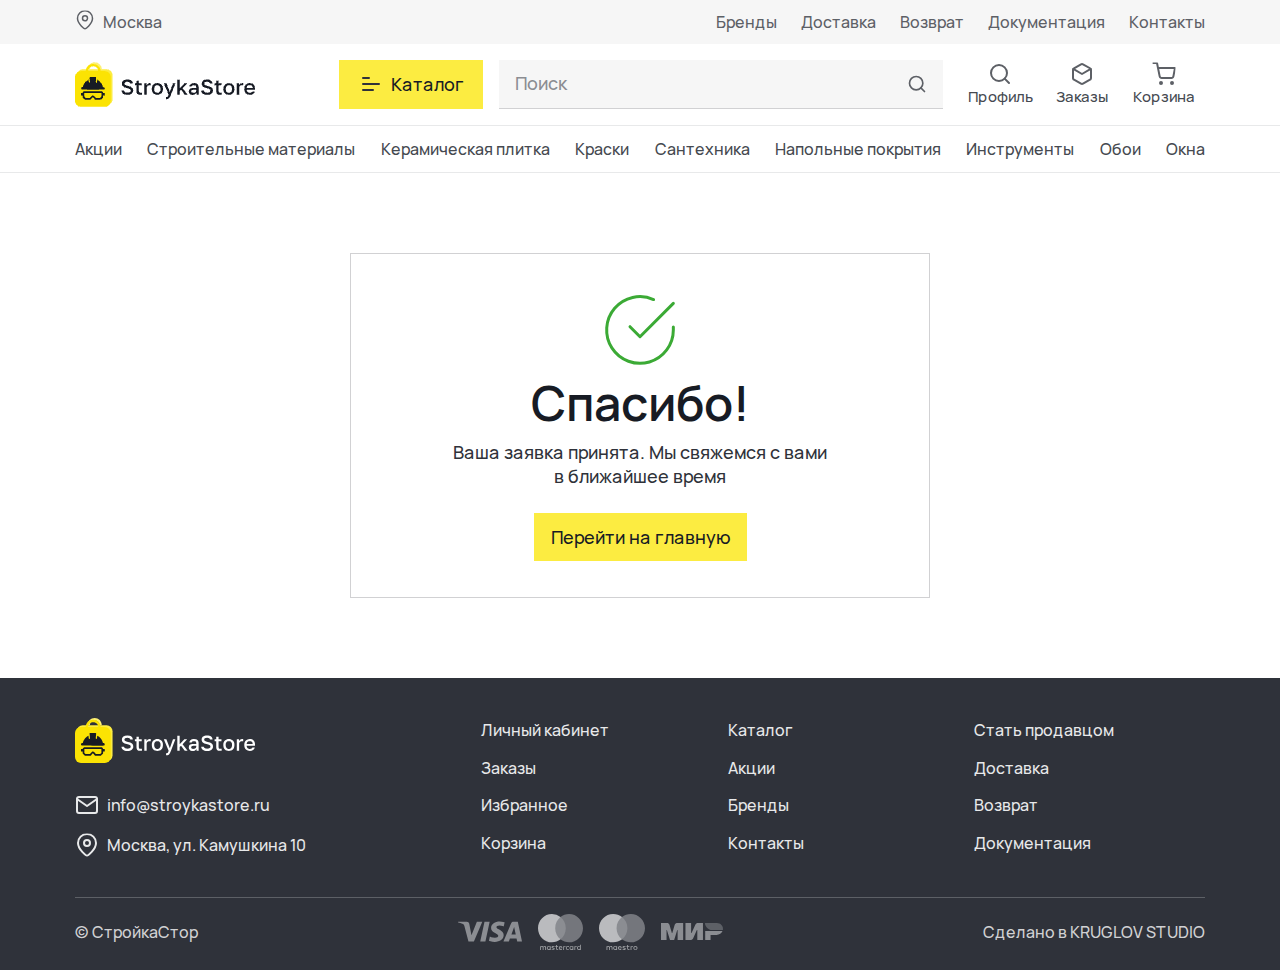
<file: page-thanks.html>
<!DOCTYPE html>
<html lang="ru">

<head>
  <meta charset="UTF-8">
  <meta name="viewport" content="width=device-width, initial-scale=1.0">
  <title>StroykaStore</title>
  <link rel="stylesheet" href="css/page-thanks.min.css">
</head>

<body>
  <div class="wrapper">
    <header class="header">
      <div class="header__top">
        <div class="container">
          <div class="header__top-inner">
            <a class="city button-open" href="#">Москва</a>
            <nav class="menu">
              <button class="menu__btn">
                <span></span>
              </button>
              <ul class="menu__list">
                <li class="menu__item">
                  <a class="menu__link" href="brands.html">Бренды</a>
                </li>
                <li class="menu__item">
                  <a class="menu__link" href="delivery.html">Доставка</a>
                </li>
                <li class="menu__item">
                  <a class="menu__link" href="return.html">Возврат</a>
                </li>
                <li class="menu__item">
                  <a class="menu__link" href="documents.html">Документация</a>
                </li>
                <li class="menu__item">
                  <a class="menu__link" href="contacts.html">Контакты</a>
                </li>
              </ul>
            </nav>
          </div>
        </div>
      </div>
      <div class="header__content">
        <div class="container">
          <div class="header__content-inner">
            <div class="header__content-item">
              <a class="logo header__logo" href="index.html">
                <img src="images/header/logo.png" alt="logo">
              </a>
            </div>
            <div class="header__content-item">
              <a class="catalog-link" href="catalog.html">
                <svg width="24" height="24" fill="none" xmlns="http://www.w3.org/2000/svg">
                  <defs>
                    <clipPath id="a">
                      <rect rx="0" width="23" height="23" transform="translate(.5 .5)" fill="#fff" fill-opacity="0" />
                    </clipPath>
                  </defs>
                  <g clip-path="url(#a)" stroke="#2F323A" stroke-width="2" stroke-linejoin="round" stroke-linecap="round">
                    <path d="M4 18h10M4 12h16M4 6h6" />
                  </g>
                </svg>
                Каталог
              </a>
              <form class="header__form form-search" action="#">
                <input class="form-search__input" type="text" placeholder="Поиск">
                <button class="form-search__btn" type="button"></button>
              </form>
              <ul class="user-nav">
                <li class="user-nav__item">
                  <a class="user-nav__link user-nav__link--user popap-login-open" href="#popap-login">
                    <svg width="24" height="24" fill="none" xmlns="http://www.w3.org/2000/svg">
                      <defs>
                        <clipPath id="a">
                          <rect rx="0" width="23" height="23" transform="translate(.5 .5)" fill="#fff" fill-opacity="0" />
                        </clipPath>
                      </defs>
                      <g clip-path="url(#a)" stroke="#5D6066" stroke-width="2" stroke-linejoin="round">
                        <path d="M11 19c-4.42 0-8-3.59-8-8 0-4.42 3.58-8 8-8 4.41 0 8 3.58 8 8 0 4.41-3.59 8-8 8z" />
                        <path d="M21 21l-4.36-4.35" stroke-linecap="round" />
                      </g>
                    </svg>
                    Профиль
                  </a>
                </li>
                <li class="user-nav__item">
                  <a class="user-nav__link user-nav__link--box" href="orders.html">
                    <svg width="24" height="24" fill="none" xmlns="http://www.w3.org/2000/svg">
                      <defs>
                        <clipPath id="a">
                          <rect rx="0" width="23" height="23" transform="translate(.5 .5)" fill="#fff" fill-opacity="0" />
                        </clipPath>
                      </defs>
                      <g clip-path="url(#a)" stroke="#5D6066" stroke-width="2">
                        <path
                          d="M21 8c-.01-.36-.1-.7-.27-1-.18-.31-.43-.56-.73-.74l-7-4c-.31-.17-.65-.26-1-.26-.36 0-.7.09-1 .26l-7 4c-.31.18-.56.43-.74.74-.17.3-.26.64-.26 1v8c0 .35.09.69.26.99.18.31.43.56.74.73l7 4c.3.18.59.28 1 .28.4 0 .69-.1 1-.28l7-4c.3-.17.55-.42.73-.73.17-.3.26-.64.27-.99V8z" />
                        <path d="M3.27 6.95L12 12l8.73-5.05" stroke-linejoin="round" stroke-linecap="round" />
                      </g>
                    </svg>
                    Заказы
                  </a>
                </li>
                <li class="user-nav__item">
                  <a class="user-nav__link user-nav__link--cart" href="cart.html">
                    <svg width="24" height="24" fill="none" xmlns="http://www.w3.org/2000/svg">
                      <defs>
                        <clipPath id="a">
                          <rect rx="0" width="23" height="23" transform="translate(.5 .5)" fill="#fff" fill-opacity="0" />
                        </clipPath>
                      </defs>
                      <g clip-path="url(#a)" stroke="#5D6066" stroke-width="2" stroke-linejoin="round">
                        <path
                          d="M9 22c-.56 0-1-.45-1-1 0-.56.44-1 1-1 .55 0 1 .44 1 1 0 .55-.45 1-1 1zm11 0c-.56 0-1-.45-1-1 0-.56.44-1 1-1 .55 0 1 .44 1 1 0 .55-.45 1-1 1z" />
                        <path
                          d="M1 1h4l2.68 13.38c.09.47.34.88.7 1.17.37.3.83.45 1.3.45h9.71c.47 0 .93-.15 1.3-.45.36-.29.61-.7.7-1.17L23 6H6"
                          stroke-linecap="round" />
                      </g>
                    </svg>
                    Корзина
                  </a>
                </li>
              </ul>
            </div>
          </div>
        </div>
      </div>
      <div class="header__category header-category">
        <div class="container">
          <ul class="header-category__list">
            <li class="header-category__list-item">
              <a class="header-category__list-link" href="#">Акции</a>
            </li>
            <li class="header-category__list-item">
              <a class="header-category__list-link" href="#">Строительные материалы</a>
            </li>
            <li class="header-category__list-item">
              <a class="header-category__list-link" href="#">Керамическая плитка</a>
            </li>
            <li class="header-category__list-item">
              <a class="header-category__list-link" href="#">Краски</a>
            </li>
            <li class="header-category__list-item">
              <a class="header-category__list-link" href="#">Сантехника</a>
            </li>
            <li class="header-category__list-item">
              <a class="header-category__list-link" href="#">Напольные покрытия</a>
            </li>
            <li class="header-category__list-item">
              <a class="header-category__list-link" href="#">Инструменты</a>
            </li>
            <li class="header-category__list-item">
              <a class="header-category__list-link" href="#">Обои</a>
            </li>
            <li class="header-category__list-item">
              <a class="header-category__list-link" href="#">Окна</a>
            </li>
          </ul>
        </div>
      </div>
      <div class="modal header__modal">
        <div class="modal__content header__modal-content">
          <p class="header__modal-title">
            Выберите ваш город
          </p>
          <form class="header__modal-form form-search" action="#">
            <input class="form-search__input" type="text" placeholder="Поиск">
            <button class="form-search__btn" type="button"></button>
          </form>
          <ul class="header__modal-list">
            <li class="header__modal-item">Москва</li>
            <li class="header__modal-item">Санкт-Петербург</li>
            <li class="header__modal-item">Новосибирск</li>
            <li class="header__modal-item">Екатеринбург</li>
            <li class="header__modal-item">Казань</li>
            <li class="header__modal-item">Нижний Новгород</li>
            <li class="header__modal-item">Челябинск</li>
            <li class="header__modal-item">Самара</li>
            <li class="header__modal-item">Ростов-на-Дону</li>
            <li class="header__modal-item">Уфа</li>
            <li class="header__modal-item">Омск</li>
            <li class="header__modal-item">Красноярск</li>
            <li class="header__modal-item">Воронеж</li>
            <li class="header__modal-item">Пермь</li>
            <li class="header__modal-item">Волгоград</li>
          </ul>
        </div>
        <button class="modal__button button-close" type="button">Close</button>
      </div>
      <div id="popap-login" aria-hidden="true" class="popup popap-user popap-login ">
        <div class="popup__wrapper popap-user__wrapper">
          <button type="button" class="popup__close popap-user__close"></button>
          <div class="popup__content popap-user__content">
            <div class="popup__text popap-user__text">
              <h2 class="popap-user page-title">
                Вход
              </h2>
              <form class="popap-user__form" action="#">
                <div class="popap-user__form-wrapper">
                  <label class="popap-user__form-label">
                    E-mail
                    <input class="popap-user__form-input" type="email" placeholder="youmail@mail.com" name="user-login-email">
                  </label>
                  <label class="popap-user__form-label">
                    Пароль
                    <input class="popap-user__form-input" type="password" placeholder="****************"
                      name="user-login-password">
                  </label>
                  <a class="popap-user__form-link" href="#">
                    Забыли пароль?
                  </a>
                  <button class="popap-user__form-btn page-btn-accent" type="submit" name="user-login-btn">
                    Войти
                  </button>
                  <a class="popap-user__form-reg popap-reg-open" href="#popap-reg">
                    Создать учетную запись
                  </a>
                </div>
              </form>
            </div>
          </div>
        </div>
      </div>
      
      <div id="popap-reg" aria-hidden="true" class="popup popap-user popap-reg">
        <div class="popup__wrapper popap-user__wrapper">
          <button data-close type="button" class="popup__close popap-user__close"></button>
          <div class="popup__content popap-user__content">
            <div class="popup__text popap-user__text">
              <h2 class="popap-user page-title">
                Регистрация
              </h2>
              <form class="popap-user__form" action="#">
                <div class="popap-user__form-wrapper popap-user__form-wrapper--grid">
                  <label class="popap-user__form-label">
                    Имя
                    <input class="popap-user__form-input" type="text" placeholder="Богдан" name="user-reg-name">
                  </label>
                  <label class="popap-user__form-label">
                    E-mail
                    <input class="popap-user__form-input" type="email" placeholder="youmail@mail.com" name="user-reg-email">
                  </label>
                  <label class="popap-user__form-label">
                    Новый пароль
                    <input class="popap-user__form-input" type="password" placeholder="****************"
                      name="user-reg-passord">
                  </label>
                  <label class="popap-user__form-label">
                    Подтверждение пароля
                    <input class="popap-user__form-input" type="password" placeholder="****************"
                      name="user-reg-passord-done">
                  </label>
                </div>
                <button class="popap-user__form-btn page-btn-accent" type="submit" name="user-reg-btn">
                  Зарегистрироваться
                </button>
              </form>
            </div>
          </div>
        </div>
      </div>
    </header>
    <main class="main">
      <div class="page-thanks">
        <div class="container">
          <div class="page-thanks__wrapper">
            <div class="page-thanks__img">
              <img src="images/icons/check-circle-big.svg" alt="check">
            </div>
            <div class="page-thanks__title">
              Спасибо!
            </div>
            <p class="page-thanks__text">
              Ваша заявка принята. Мы свяжемся с вами в ближайшее время
            </p>
            <a class="page-thanks__link page-btn-accent" href="#">
              Перейти на главную
            </a>
          </div>
        </div>
      </div>
    </main>
    <footer class="footer">
      <div class="container">
        <div class="footer__top">
          <div class="footer__top-inner">
            <div class="footer__top-info">
              <a class="logo" href="index.html">
                <img src="images/footer/logo.svg" alt="logo">
              </a>
              <a class="footer__top-email" href="mailto:info@stroykastore.ru">info@stroykastore.ru</a>
              <p class="footer__top-address">Москва, ул. Камушкина 10</p>
            </div>
            <ul class="footer__menu">
              <li class="footer__menu-item">
                <a class="footer__menu-link" href="user-cabinet.html">
                  Личный кабинет
                </a>
              </li>
              <li class="footer__menu-item">
                <a class="footer__menu-link" href="catalog.html">
                  Каталог
                </a>
              </li>
              <li class="footer__menu-item">
                <a class="footer__menu-link" href="#">
                  Стать продавцом
                </a>
              </li>
              <li class="footer__menu-item">
                <a class="footer__menu-link" href="orders.html">
                  Заказы
                </a>
              </li>
              <li class="footer__menu-item">
                <a class="footer__menu-link" href="#">
                  Акции
                </a>
              </li>
              <li class="footer__menu-item">
                <a class="footer__menu-link" href="delivery.html">
                  Доставка
                </a>
              </li>
              <li class="footer__menu-item">
                <a class="footer__menu-link" href="#">
                  Избранное
                </a>
              </li>
              <li class="footer__menu-item">
                <a class="footer__menu-link" href="brands.html">
                  Бренды
                </a>
              </li>
              <li class="footer__menu-item">
                <a class="footer__menu-link" href="return.html">
                  Возврат
                </a>
              </li>
              <li class="footer__menu-item">
                <a class="footer__menu-link" href="cart.html">
                  Корзина
                </a>
              </li>
              <li class="footer__menu-item">
                <a class="footer__menu-link" href="contacts.html">
                  Контакты
                </a>
              </li>
              <li class="footer__menu-item">
                <a class="footer__menu-link" href="documents.html">
                  Документация
                </a>
              </li>
            </ul>
          </div>
        </div>
        <div class="footer__bottom">
          <p class="footer__bottom-copy">
            © СтройкаСтор
          </p>
          <ul class="footer__bottom-list">
            <li class="footer__bottom-item">
              <img src="images/footer/visa.svg" alt="visa">
            </li>
            <li class="footer__bottom-item">
              <img src="images/footer/mastercard.svg" alt="mastercard">
            </li>
            <li class="footer__bottom-item">
              <img src="images/footer/maestro.svg" alt="maestro">
            </li>
            <li class="footer__bottom-item">
              <img src="images/footer/mir.svg" alt="mir">
            </li>
          </ul>
          <p class="footer__bottom-creator">
            Cделано в KRUGLOV STUDIO
          </p>
        </div>
      </div>
    </footer>
  </div>
  <script src="https://code.jquery.com/jquery-3.7.1.min.js" integrity="sha256-/JqT3SQfawRcv/BIHPThkBvs0OEvtFFmqPF/lYI/Cxo=" crossorigin="anonymous"></script>
  <script src="js/main.min.js"></script>
</body>

</html>
</file>
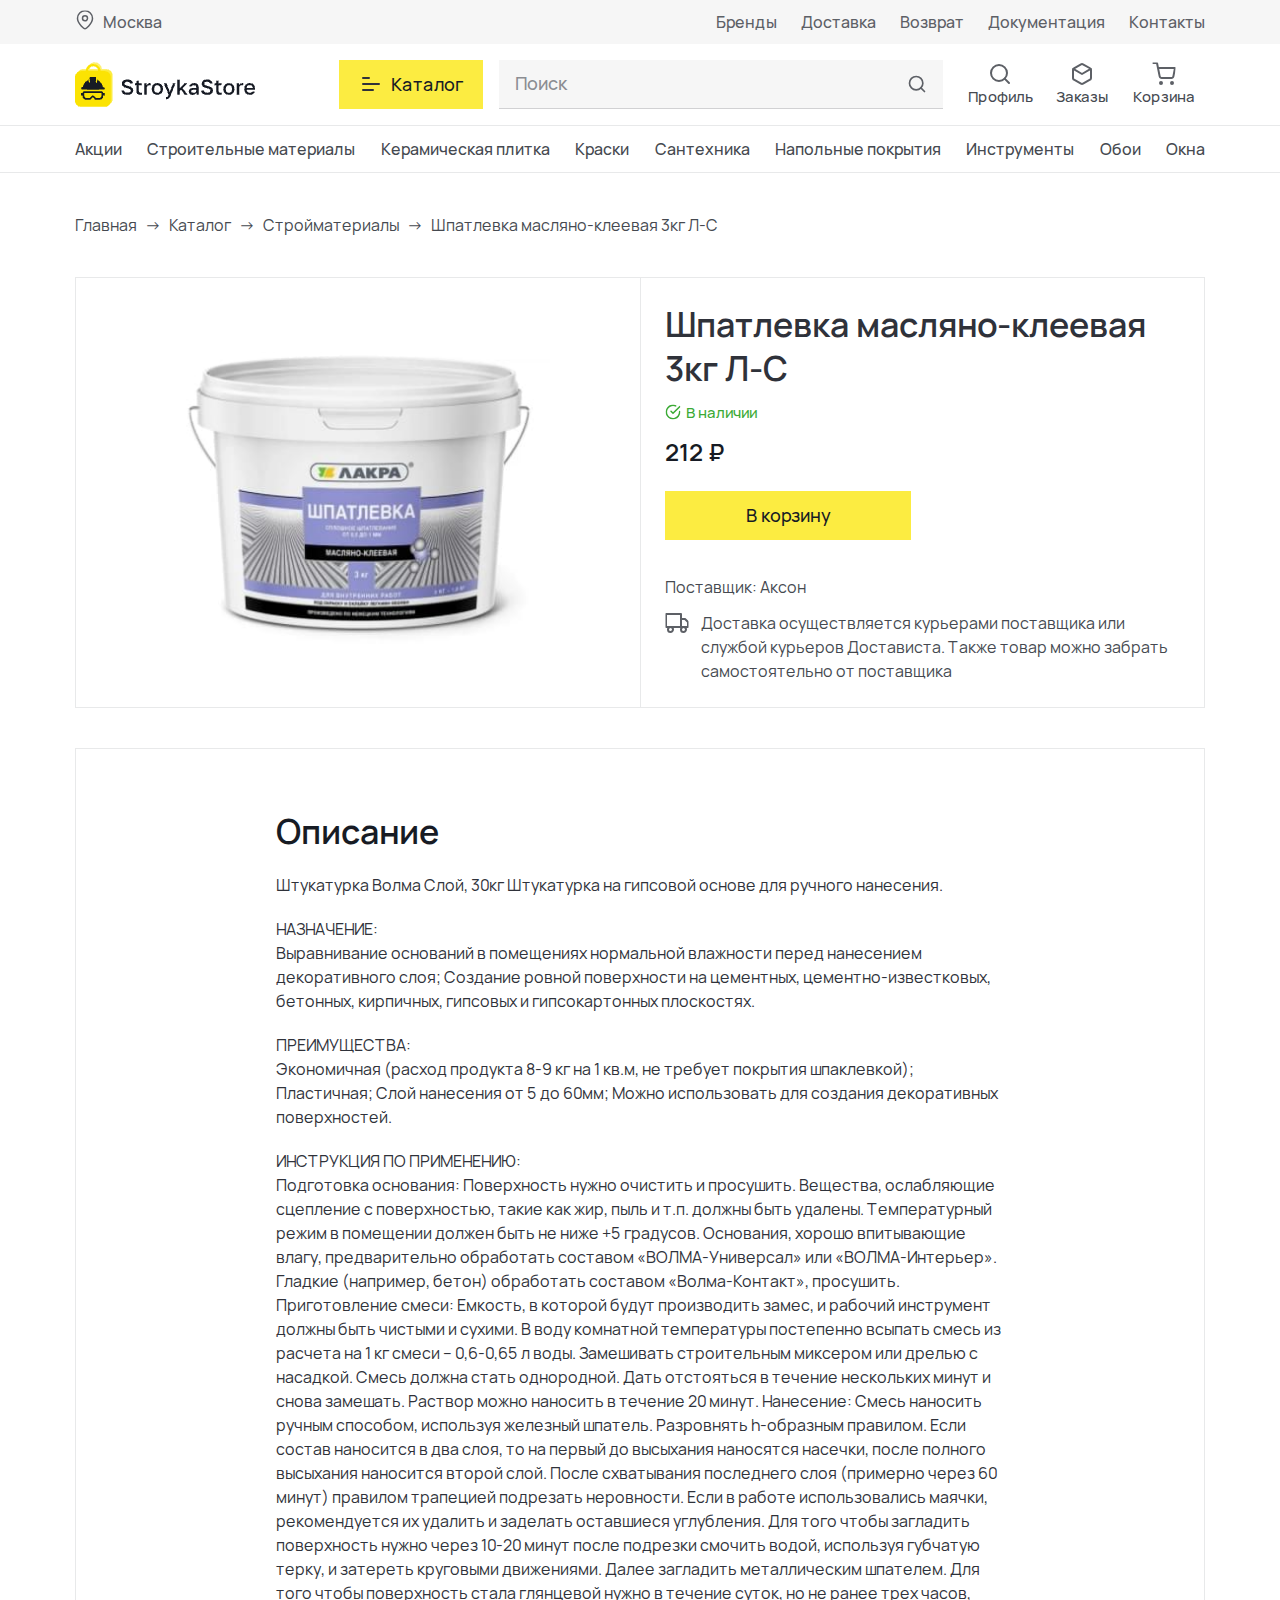
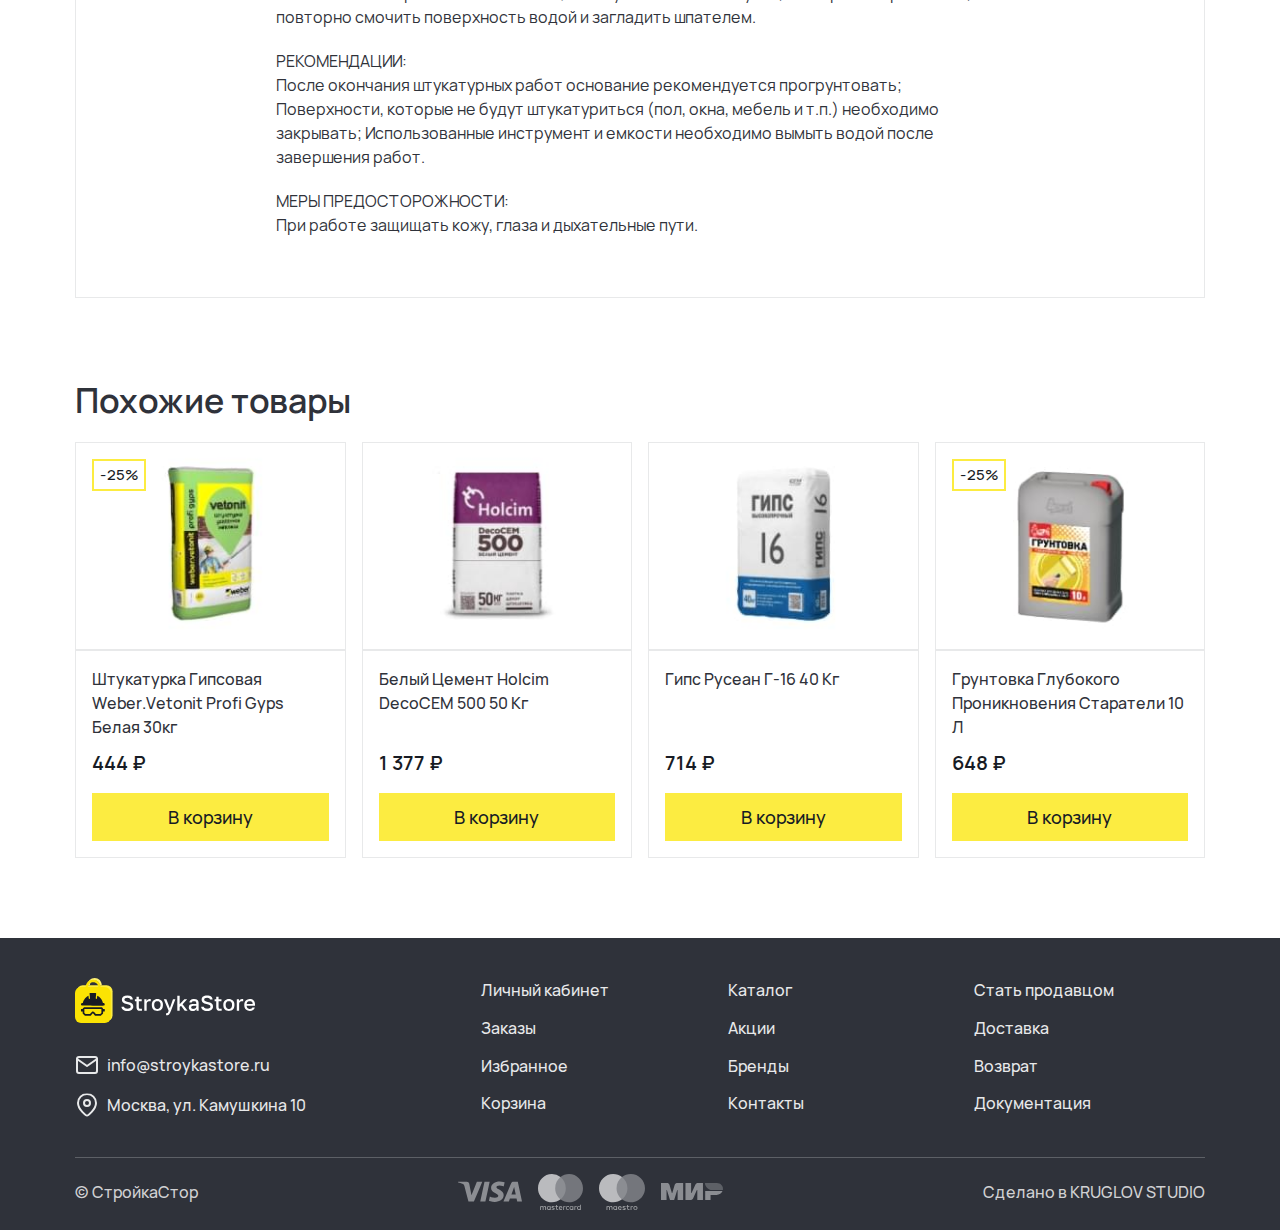
<file: product.html>
<!DOCTYPE html>
<html lang="ru">

<head>
  <meta charset="UTF-8">
  <meta name="viewport" content="width=device-width, initial-scale=1.0">
  <title>StroykaStore</title>
  <link rel="stylesheet" href="css/product.min.css">
</head>

<body>
  <div class="wrapper">
    <header class="header">
      <div class="header__top">
        <div class="container">
          <div class="header__top-inner">
            <a class="city button-open" href="#">Москва</a>
            <nav class="menu">
              <button class="menu__btn">
                <span></span>
              </button>
              <ul class="menu__list">
                <li class="menu__item">
                  <a class="menu__link" href="brands.html">Бренды</a>
                </li>
                <li class="menu__item">
                  <a class="menu__link" href="delivery.html">Доставка</a>
                </li>
                <li class="menu__item">
                  <a class="menu__link" href="return.html">Возврат</a>
                </li>
                <li class="menu__item">
                  <a class="menu__link" href="documents.html">Документация</a>
                </li>
                <li class="menu__item">
                  <a class="menu__link" href="contacts.html">Контакты</a>
                </li>
              </ul>
            </nav>
          </div>
        </div>
      </div>
      <div class="header__content">
        <div class="container">
          <div class="header__content-inner">
            <div class="header__content-item">
              <a class="logo header__logo" href="index.html">
                <img src="images/header/logo.png" alt="logo">
              </a>
            </div>
            <div class="header__content-item">
              <a class="catalog-link" href="catalog.html">
                <svg width="24" height="24" fill="none" xmlns="http://www.w3.org/2000/svg">
                  <defs>
                    <clipPath id="a">
                      <rect rx="0" width="23" height="23" transform="translate(.5 .5)" fill="#fff" fill-opacity="0" />
                    </clipPath>
                  </defs>
                  <g clip-path="url(#a)" stroke="#2F323A" stroke-width="2" stroke-linejoin="round" stroke-linecap="round">
                    <path d="M4 18h10M4 12h16M4 6h6" />
                  </g>
                </svg>
                Каталог
              </a>
              <form class="header__form form-search" action="#">
                <input class="form-search__input" type="text" placeholder="Поиск">
                <button class="form-search__btn" type="button"></button>
              </form>
              <ul class="user-nav">
                <li class="user-nav__item">
                  <a class="user-nav__link user-nav__link--user popap-login-open" href="#popap-login">
                    <svg width="24" height="24" fill="none" xmlns="http://www.w3.org/2000/svg">
                      <defs>
                        <clipPath id="a">
                          <rect rx="0" width="23" height="23" transform="translate(.5 .5)" fill="#fff" fill-opacity="0" />
                        </clipPath>
                      </defs>
                      <g clip-path="url(#a)" stroke="#5D6066" stroke-width="2" stroke-linejoin="round">
                        <path d="M11 19c-4.42 0-8-3.59-8-8 0-4.42 3.58-8 8-8 4.41 0 8 3.58 8 8 0 4.41-3.59 8-8 8z" />
                        <path d="M21 21l-4.36-4.35" stroke-linecap="round" />
                      </g>
                    </svg>
                    Профиль
                  </a>
                </li>
                <li class="user-nav__item">
                  <a class="user-nav__link user-nav__link--box" href="orders.html">
                    <svg width="24" height="24" fill="none" xmlns="http://www.w3.org/2000/svg">
                      <defs>
                        <clipPath id="a">
                          <rect rx="0" width="23" height="23" transform="translate(.5 .5)" fill="#fff" fill-opacity="0" />
                        </clipPath>
                      </defs>
                      <g clip-path="url(#a)" stroke="#5D6066" stroke-width="2">
                        <path
                          d="M21 8c-.01-.36-.1-.7-.27-1-.18-.31-.43-.56-.73-.74l-7-4c-.31-.17-.65-.26-1-.26-.36 0-.7.09-1 .26l-7 4c-.31.18-.56.43-.74.74-.17.3-.26.64-.26 1v8c0 .35.09.69.26.99.18.31.43.56.74.73l7 4c.3.18.59.28 1 .28.4 0 .69-.1 1-.28l7-4c.3-.17.55-.42.73-.73.17-.3.26-.64.27-.99V8z" />
                        <path d="M3.27 6.95L12 12l8.73-5.05" stroke-linejoin="round" stroke-linecap="round" />
                      </g>
                    </svg>
                    Заказы
                  </a>
                </li>
                <li class="user-nav__item">
                  <a class="user-nav__link user-nav__link--cart" href="cart.html">
                    <svg width="24" height="24" fill="none" xmlns="http://www.w3.org/2000/svg">
                      <defs>
                        <clipPath id="a">
                          <rect rx="0" width="23" height="23" transform="translate(.5 .5)" fill="#fff" fill-opacity="0" />
                        </clipPath>
                      </defs>
                      <g clip-path="url(#a)" stroke="#5D6066" stroke-width="2" stroke-linejoin="round">
                        <path
                          d="M9 22c-.56 0-1-.45-1-1 0-.56.44-1 1-1 .55 0 1 .44 1 1 0 .55-.45 1-1 1zm11 0c-.56 0-1-.45-1-1 0-.56.44-1 1-1 .55 0 1 .44 1 1 0 .55-.45 1-1 1z" />
                        <path
                          d="M1 1h4l2.68 13.38c.09.47.34.88.7 1.17.37.3.83.45 1.3.45h9.71c.47 0 .93-.15 1.3-.45.36-.29.61-.7.7-1.17L23 6H6"
                          stroke-linecap="round" />
                      </g>
                    </svg>
                    Корзина
                  </a>
                </li>
              </ul>
            </div>
          </div>
        </div>
      </div>
      <div class="header__category header-category">
        <div class="container">
          <ul class="header-category__list">
            <li class="header-category__list-item">
              <a class="header-category__list-link" href="#">Акции</a>
            </li>
            <li class="header-category__list-item">
              <a class="header-category__list-link" href="#">Строительные материалы</a>
            </li>
            <li class="header-category__list-item">
              <a class="header-category__list-link" href="#">Керамическая плитка</a>
            </li>
            <li class="header-category__list-item">
              <a class="header-category__list-link" href="#">Краски</a>
            </li>
            <li class="header-category__list-item">
              <a class="header-category__list-link" href="#">Сантехника</a>
            </li>
            <li class="header-category__list-item">
              <a class="header-category__list-link" href="#">Напольные покрытия</a>
            </li>
            <li class="header-category__list-item">
              <a class="header-category__list-link" href="#">Инструменты</a>
            </li>
            <li class="header-category__list-item">
              <a class="header-category__list-link" href="#">Обои</a>
            </li>
            <li class="header-category__list-item">
              <a class="header-category__list-link" href="#">Окна</a>
            </li>
          </ul>
        </div>
      </div>
      <div class="modal header__modal">
        <div class="modal__content header__modal-content">
          <p class="header__modal-title">
            Выберите ваш город
          </p>
          <form class="header__modal-form form-search" action="#">
            <input class="form-search__input" type="text" placeholder="Поиск">
            <button class="form-search__btn" type="button"></button>
          </form>
          <ul class="header__modal-list">
            <li class="header__modal-item">Москва</li>
            <li class="header__modal-item">Санкт-Петербург</li>
            <li class="header__modal-item">Новосибирск</li>
            <li class="header__modal-item">Екатеринбург</li>
            <li class="header__modal-item">Казань</li>
            <li class="header__modal-item">Нижний Новгород</li>
            <li class="header__modal-item">Челябинск</li>
            <li class="header__modal-item">Самара</li>
            <li class="header__modal-item">Ростов-на-Дону</li>
            <li class="header__modal-item">Уфа</li>
            <li class="header__modal-item">Омск</li>
            <li class="header__modal-item">Красноярск</li>
            <li class="header__modal-item">Воронеж</li>
            <li class="header__modal-item">Пермь</li>
            <li class="header__modal-item">Волгоград</li>
          </ul>
        </div>
        <button class="modal__button button-close" type="button">Close</button>
      </div>
      <div id="popap-login" aria-hidden="true" class="popup popap-user popap-login ">
        <div class="popup__wrapper popap-user__wrapper">
          <button type="button" class="popup__close popap-user__close"></button>
          <div class="popup__content popap-user__content">
            <div class="popup__text popap-user__text">
              <h2 class="popap-user page-title">
                Вход
              </h2>
              <form class="popap-user__form" action="#">
                <div class="popap-user__form-wrapper">
                  <label class="popap-user__form-label">
                    E-mail
                    <input class="popap-user__form-input" type="email" placeholder="youmail@mail.com" name="user-login-email">
                  </label>
                  <label class="popap-user__form-label">
                    Пароль
                    <input class="popap-user__form-input" type="password" placeholder="****************"
                      name="user-login-password">
                  </label>
                  <a class="popap-user__form-link" href="#">
                    Забыли пароль?
                  </a>
                  <button class="popap-user__form-btn page-btn-accent" type="submit" name="user-login-btn">
                    Войти
                  </button>
                  <a class="popap-user__form-reg popap-reg-open" href="#popap-reg">
                    Создать учетную запись
                  </a>
                </div>
              </form>
            </div>
          </div>
        </div>
      </div>
      
      <div id="popap-reg" aria-hidden="true" class="popup popap-user popap-reg">
        <div class="popup__wrapper popap-user__wrapper">
          <button data-close type="button" class="popup__close popap-user__close"></button>
          <div class="popup__content popap-user__content">
            <div class="popup__text popap-user__text">
              <h2 class="popap-user page-title">
                Регистрация
              </h2>
              <form class="popap-user__form" action="#">
                <div class="popap-user__form-wrapper popap-user__form-wrapper--grid">
                  <label class="popap-user__form-label">
                    Имя
                    <input class="popap-user__form-input" type="text" placeholder="Богдан" name="user-reg-name">
                  </label>
                  <label class="popap-user__form-label">
                    E-mail
                    <input class="popap-user__form-input" type="email" placeholder="youmail@mail.com" name="user-reg-email">
                  </label>
                  <label class="popap-user__form-label">
                    Новый пароль
                    <input class="popap-user__form-input" type="password" placeholder="****************"
                      name="user-reg-passord">
                  </label>
                  <label class="popap-user__form-label">
                    Подтверждение пароля
                    <input class="popap-user__form-input" type="password" placeholder="****************"
                      name="user-reg-passord-done">
                  </label>
                </div>
                <button class="popap-user__form-btn page-btn-accent" type="submit" name="user-reg-btn">
                  Зарегистрироваться
                </button>
              </form>
            </div>
          </div>
        </div>
      </div>
    </header>
    <main class="main">
      <section class="top">
        <div class="container">
          <div class="top__nav">
            <a class="top__link" href="#">
              Главная
            </a>
            <a class="top__link" href="#">
              Каталог
            </a>
            <a class="top__link" href="#">
              Стройматериалы
            </a>
            <span class="top__page-name">
              Шпатлевка масляно-клеевая 3кг Л-С
            </span>
          </div>
        </div>
      </section>
      <section class="about-product">
        <div class="container">
          <div class="about-product__card">
            <div class="about-product__img">
              <img src="images/about-product/1.jpeg" alt="product img">
            </div>
            <div class="about-product__box">
              <h3 class="about-product__title page-title">
                Шпатлевка масляно-клеевая 3кг Л-С
              </h3>
              <div class="about-product__on">
                В наличии
              </div>
              <p class="about-product__price">
                212 ₽
              </p>
              <div class="about-product__buttons">
                <button class="about-product__btn page-btn-accent" type="button">
                  В корзину
                </button>
                <input class="about-product__quantity" type="number" max="99" min="1" placeholder="1">
              </div>
              <p class="about-product__provider">
                Поставщик: Аксон
              </p>
              <p class="about-product__note">
                Доставка осуществляется курьерами поставщика или службой курьеров Достависта. Также товар можно забрать самостоятельно
                от поставщика
              </p>
            </div>
          </div>
          <div class="about-product__content">
            <h2>Описание</h2>
            <p>
              Штукатурка Волма Слой, 30кг
              Штукатурка на гипсовой основе для ручного нанесения.
            </p>
            <p>
              НАЗНАЧЕНИЕ: <br>
              Выравнивание оснований в помещениях нормальной влажности перед нанесением декоративного слоя;
              Создание ровной поверхности на цементных, цементно-известковых, бетонных, кирпичных, гипсовых и гипсокартонных
              плоскостях.
            </p>
            <p>
              ПРЕИМУЩЕСТВА: <br>
              Экономичная (расход продукта 8-9 кг на 1 кв.м, не требует покрытия шпаклевкой);
              Пластичная;
              Слой нанесения от 5 до 60мм;
              Можно использовать для создания декоративных поверхностей.
            </p>
            <p>
              ИНСТРУКЦИЯ ПО ПРИМЕНЕНИЮ: <br>
              Подготовка основания:
              Поверхность нужно очистить и просушить. Вещества, ослабляющие сцепление с поверхностью, такие как жир,
              пыль и т.п. должны быть удалены.
              Температурный режим в помещении должен быть не ниже +5 градусов.
              Основания, хорошо впитывающие влагу, предварительно обработать составом «ВОЛМА-Универсал» или
              «ВОЛМА-Интерьер». Гладкие (например, бетон) обработать составом «Волма-Контакт», просушить.
              Приготовление смеси:
              Емкость, в которой будут производить замес, и рабочий инструмент должны быть чистыми и сухими.
              В воду комнатной температуры постепенно всыпать смесь из расчета на 1 кг смеси – 0,6-0,65 л воды.
              Замешивать строительным миксером или дрелью с насадкой. Смесь должна стать однородной.
              Дать отстояться в течение нескольких минут и снова замешать. Раствор можно наносить в течение 20 минут.
              Нанесение:
              Смесь наносить ручным способом, используя железный шпатель. Разровнять h-образным правилом.
              Если состав наносится в два слоя, то на первый до высыхания наносятся насечки, после полного высыхания наносится
              второй слой. После схватывания последнего слоя (примерно через 60 минут) правилом трапецией подрезать неровности.
              Если в работе использовались маячки, рекомендуется их удалить и заделать оставшиеся углубления.
              Для того чтобы загладить поверхность нужно через 10-20 минут после подрезки смочить водой, используя губчатую терку,
              и затереть круговыми движениями.
              Далее загладить металлическим шпателем.
              Для того чтобы поверхность стала глянцевой нужно в течение суток, но не ранее трех часов, повторно смочить поверхность
              водой и загладить шпателем.
            </p>
            <p>
              РЕКОМЕНДАЦИИ: <br>
              После окончания штукатурных работ основание рекомендуется прогрунтовать;
              Поверхности, которые не будут штукатуриться (пол, окна, мебель и т.п.) необходимо закрывать;
              Использованные инструмент и емкости необходимо вымыть водой после завершения работ.
            </p>
            <p>
              МЕРЫ ПРЕДОСТОРОЖНОСТИ: <br>
              При работе защищать кожу, глаза и дыхательные пути.
            </p>
          </div>
        </div>
      </section>
      
      <section class="related-products">
        <div class="container">
          <h2 class="related-products__title page-title">
            Похожие товары
          </h2>
          <div class="related-products__content">
            <div class="product-card">
              <div class="product-card__img">
                <img src="images/related-products/1.jpeg" alt="product image">
                <span class="product-card--sale">-25%</span>
              </div>
              <div class="product-card__content">
                <p class="product-card__name">
                  <a href="#">Штукатурка Гипсовая Weber.Vetonit Profi Gyps Белая 30кг</a>
                </p>
                <p class="product-card__price">
                  444 ₽
                </p>
                <input class="product-card__number" type="number" min="1" max="99" placeholder="1">
                <button class="product-card__btn page-btn-accent">В корзину</button>
              </div>
            </div>
            <div class="product-card">
              <div class="product-card__img">
                <img src="images/related-products/2.jpeg" alt="product image">
              </div>
              <div class="product-card__content">
                <p class="product-card__name">
                  <a href="#">Белый Цемент Holcim DecoCEM 500 50 Кг</a>
                </p>
                <p class="product-card__price">
                  1 377 ₽
                </p>
                <input class="product-card__number" type="number" min="1" max="99" placeholder="1">
                <button class="product-card__btn page-btn-accent">В корзину</button>
              </div>
            </div>
            <div class="product-card">
              <div class="product-card__img">
                <img src="images/related-products/3.jpeg" alt="product image">
              </div>
              <div class="product-card__content">
                <p class="product-card__name">
                  <a href="#">Гипс Русеан Г-16 40 Кг</a>
                </p>
                <p class="product-card__price">
                  714 ₽
                </p>
                <input class="product-card__number" type="number" min="1" max="99" placeholder="1">
                <button class="product-card__btn page-btn-accent">В корзину</button>
              </div>
            </div>
            <div class="product-card">
              <div class="product-card__img">
                <img src="images/related-products/4.jpeg" alt="product image">
                <span class="product-card--sale">-25%</span>
              </div>
              <div class="product-card__content">
                <p class="product-card__name">
                  <a href="#">Грунтовка Глубокого Проникновения Старатели 10 Л</a>
                </p>
                <p class="product-card__price">
                  648 ₽
                </p>
                <input class="product-card__number" type="number" min="1" max="99" placeholder="1">
                <button class="product-card__btn page-btn-accent">В корзину</button>
              </div>
            </div>
          </div>
        </div>
      </section>
    </main>
    <footer class="footer">
      <div class="container">
        <div class="footer__top">
          <div class="footer__top-inner">
            <div class="footer__top-info">
              <a class="logo" href="index.html">
                <img src="images/footer/logo.svg" alt="logo">
              </a>
              <a class="footer__top-email" href="mailto:info@stroykastore.ru">info@stroykastore.ru</a>
              <p class="footer__top-address">Москва, ул. Камушкина 10</p>
            </div>
            <ul class="footer__menu">
              <li class="footer__menu-item">
                <a class="footer__menu-link" href="user-cabinet.html">
                  Личный кабинет
                </a>
              </li>
              <li class="footer__menu-item">
                <a class="footer__menu-link" href="catalog.html">
                  Каталог
                </a>
              </li>
              <li class="footer__menu-item">
                <a class="footer__menu-link" href="#">
                  Стать продавцом
                </a>
              </li>
              <li class="footer__menu-item">
                <a class="footer__menu-link" href="orders.html">
                  Заказы
                </a>
              </li>
              <li class="footer__menu-item">
                <a class="footer__menu-link" href="#">
                  Акции
                </a>
              </li>
              <li class="footer__menu-item">
                <a class="footer__menu-link" href="delivery.html">
                  Доставка
                </a>
              </li>
              <li class="footer__menu-item">
                <a class="footer__menu-link" href="#">
                  Избранное
                </a>
              </li>
              <li class="footer__menu-item">
                <a class="footer__menu-link" href="brands.html">
                  Бренды
                </a>
              </li>
              <li class="footer__menu-item">
                <a class="footer__menu-link" href="return.html">
                  Возврат
                </a>
              </li>
              <li class="footer__menu-item">
                <a class="footer__menu-link" href="cart.html">
                  Корзина
                </a>
              </li>
              <li class="footer__menu-item">
                <a class="footer__menu-link" href="contacts.html">
                  Контакты
                </a>
              </li>
              <li class="footer__menu-item">
                <a class="footer__menu-link" href="documents.html">
                  Документация
                </a>
              </li>
            </ul>
          </div>
        </div>
        <div class="footer__bottom">
          <p class="footer__bottom-copy">
            © СтройкаСтор
          </p>
          <ul class="footer__bottom-list">
            <li class="footer__bottom-item">
              <img src="images/footer/visa.svg" alt="visa">
            </li>
            <li class="footer__bottom-item">
              <img src="images/footer/mastercard.svg" alt="mastercard">
            </li>
            <li class="footer__bottom-item">
              <img src="images/footer/maestro.svg" alt="maestro">
            </li>
            <li class="footer__bottom-item">
              <img src="images/footer/mir.svg" alt="mir">
            </li>
          </ul>
          <p class="footer__bottom-creator">
            Cделано в KRUGLOV STUDIO
          </p>
        </div>
      </div>
    </footer>
  </div>
  <script src="https://code.jquery.com/jquery-3.7.1.min.js" integrity="sha256-/JqT3SQfawRcv/BIHPThkBvs0OEvtFFmqPF/lYI/Cxo=" crossorigin="anonymous"></script>
  <script src="js/main.min.js"></script>
</body>

</html>
</file>
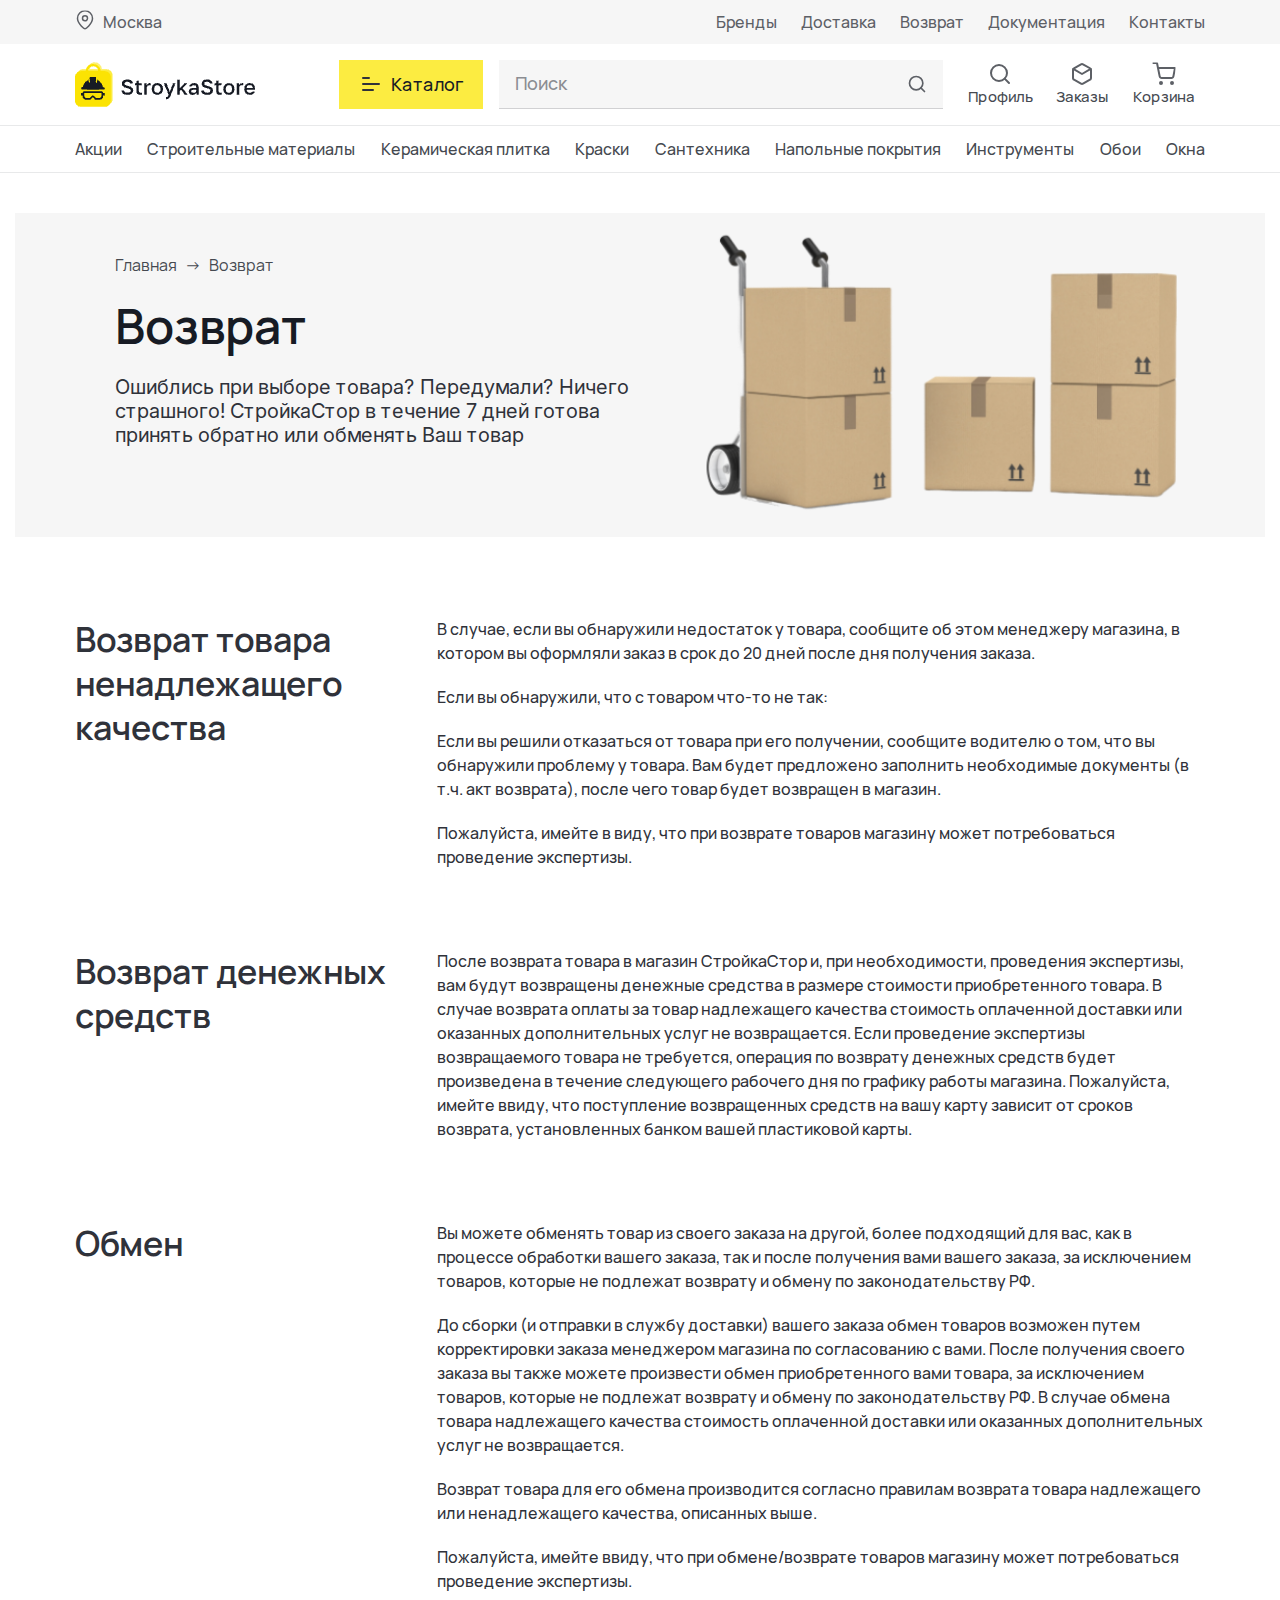
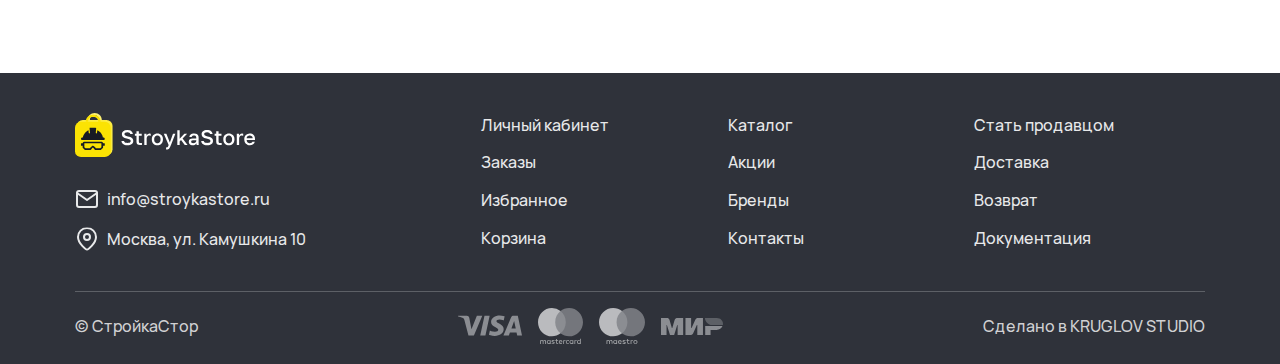
<file: return.html>
<!DOCTYPE html>
<html lang="ru">

<head>
  <meta charset="UTF-8">
  <meta name="viewport" content="width=device-width, initial-scale=1.0">
  <title>StroykaStore</title>
  <link rel="stylesheet" href="css/return.min.css">
</head>

<body>
  <div class="wrapper">
    <header class="header">
      <div class="header__top">
        <div class="container">
          <div class="header__top-inner">
            <a class="city button-open" href="#">Москва</a>
            <nav class="menu">
              <button class="menu__btn">
                <span></span>
              </button>
              <ul class="menu__list">
                <li class="menu__item">
                  <a class="menu__link" href="brands.html">Бренды</a>
                </li>
                <li class="menu__item">
                  <a class="menu__link" href="delivery.html">Доставка</a>
                </li>
                <li class="menu__item">
                  <a class="menu__link" href="return.html">Возврат</a>
                </li>
                <li class="menu__item">
                  <a class="menu__link" href="documents.html">Документация</a>
                </li>
                <li class="menu__item">
                  <a class="menu__link" href="contacts.html">Контакты</a>
                </li>
              </ul>
            </nav>
          </div>
        </div>
      </div>
      <div class="header__content">
        <div class="container">
          <div class="header__content-inner">
            <div class="header__content-item">
              <a class="logo header__logo" href="index.html">
                <img src="images/header/logo.png" alt="logo">
              </a>
            </div>
            <div class="header__content-item">
              <a class="catalog-link" href="catalog.html">
                <svg width="24" height="24" fill="none" xmlns="http://www.w3.org/2000/svg">
                  <defs>
                    <clipPath id="a">
                      <rect rx="0" width="23" height="23" transform="translate(.5 .5)" fill="#fff" fill-opacity="0" />
                    </clipPath>
                  </defs>
                  <g clip-path="url(#a)" stroke="#2F323A" stroke-width="2" stroke-linejoin="round" stroke-linecap="round">
                    <path d="M4 18h10M4 12h16M4 6h6" />
                  </g>
                </svg>
                Каталог
              </a>
              <form class="header__form form-search" action="#">
                <input class="form-search__input" type="text" placeholder="Поиск">
                <button class="form-search__btn" type="button"></button>
              </form>
              <ul class="user-nav">
                <li class="user-nav__item">
                  <a class="user-nav__link user-nav__link--user popap-login-open" href="#popap-login">
                    <svg width="24" height="24" fill="none" xmlns="http://www.w3.org/2000/svg">
                      <defs>
                        <clipPath id="a">
                          <rect rx="0" width="23" height="23" transform="translate(.5 .5)" fill="#fff" fill-opacity="0" />
                        </clipPath>
                      </defs>
                      <g clip-path="url(#a)" stroke="#5D6066" stroke-width="2" stroke-linejoin="round">
                        <path d="M11 19c-4.42 0-8-3.59-8-8 0-4.42 3.58-8 8-8 4.41 0 8 3.58 8 8 0 4.41-3.59 8-8 8z" />
                        <path d="M21 21l-4.36-4.35" stroke-linecap="round" />
                      </g>
                    </svg>
                    Профиль
                  </a>
                </li>
                <li class="user-nav__item">
                  <a class="user-nav__link user-nav__link--box" href="orders.html">
                    <svg width="24" height="24" fill="none" xmlns="http://www.w3.org/2000/svg">
                      <defs>
                        <clipPath id="a">
                          <rect rx="0" width="23" height="23" transform="translate(.5 .5)" fill="#fff" fill-opacity="0" />
                        </clipPath>
                      </defs>
                      <g clip-path="url(#a)" stroke="#5D6066" stroke-width="2">
                        <path
                          d="M21 8c-.01-.36-.1-.7-.27-1-.18-.31-.43-.56-.73-.74l-7-4c-.31-.17-.65-.26-1-.26-.36 0-.7.09-1 .26l-7 4c-.31.18-.56.43-.74.74-.17.3-.26.64-.26 1v8c0 .35.09.69.26.99.18.31.43.56.74.73l7 4c.3.18.59.28 1 .28.4 0 .69-.1 1-.28l7-4c.3-.17.55-.42.73-.73.17-.3.26-.64.27-.99V8z" />
                        <path d="M3.27 6.95L12 12l8.73-5.05" stroke-linejoin="round" stroke-linecap="round" />
                      </g>
                    </svg>
                    Заказы
                  </a>
                </li>
                <li class="user-nav__item">
                  <a class="user-nav__link user-nav__link--cart" href="cart.html">
                    <svg width="24" height="24" fill="none" xmlns="http://www.w3.org/2000/svg">
                      <defs>
                        <clipPath id="a">
                          <rect rx="0" width="23" height="23" transform="translate(.5 .5)" fill="#fff" fill-opacity="0" />
                        </clipPath>
                      </defs>
                      <g clip-path="url(#a)" stroke="#5D6066" stroke-width="2" stroke-linejoin="round">
                        <path
                          d="M9 22c-.56 0-1-.45-1-1 0-.56.44-1 1-1 .55 0 1 .44 1 1 0 .55-.45 1-1 1zm11 0c-.56 0-1-.45-1-1 0-.56.44-1 1-1 .55 0 1 .44 1 1 0 .55-.45 1-1 1z" />
                        <path
                          d="M1 1h4l2.68 13.38c.09.47.34.88.7 1.17.37.3.83.45 1.3.45h9.71c.47 0 .93-.15 1.3-.45.36-.29.61-.7.7-1.17L23 6H6"
                          stroke-linecap="round" />
                      </g>
                    </svg>
                    Корзина
                  </a>
                </li>
              </ul>
            </div>
          </div>
        </div>
      </div>
      <div class="header__category header-category">
        <div class="container">
          <ul class="header-category__list">
            <li class="header-category__list-item">
              <a class="header-category__list-link" href="#">Акции</a>
            </li>
            <li class="header-category__list-item">
              <a class="header-category__list-link" href="#">Строительные материалы</a>
            </li>
            <li class="header-category__list-item">
              <a class="header-category__list-link" href="#">Керамическая плитка</a>
            </li>
            <li class="header-category__list-item">
              <a class="header-category__list-link" href="#">Краски</a>
            </li>
            <li class="header-category__list-item">
              <a class="header-category__list-link" href="#">Сантехника</a>
            </li>
            <li class="header-category__list-item">
              <a class="header-category__list-link" href="#">Напольные покрытия</a>
            </li>
            <li class="header-category__list-item">
              <a class="header-category__list-link" href="#">Инструменты</a>
            </li>
            <li class="header-category__list-item">
              <a class="header-category__list-link" href="#">Обои</a>
            </li>
            <li class="header-category__list-item">
              <a class="header-category__list-link" href="#">Окна</a>
            </li>
          </ul>
        </div>
      </div>
      <div class="modal header__modal">
        <div class="modal__content header__modal-content">
          <p class="header__modal-title">
            Выберите ваш город
          </p>
          <form class="header__modal-form form-search" action="#">
            <input class="form-search__input" type="text" placeholder="Поиск">
            <button class="form-search__btn" type="button"></button>
          </form>
          <ul class="header__modal-list">
            <li class="header__modal-item">Москва</li>
            <li class="header__modal-item">Санкт-Петербург</li>
            <li class="header__modal-item">Новосибирск</li>
            <li class="header__modal-item">Екатеринбург</li>
            <li class="header__modal-item">Казань</li>
            <li class="header__modal-item">Нижний Новгород</li>
            <li class="header__modal-item">Челябинск</li>
            <li class="header__modal-item">Самара</li>
            <li class="header__modal-item">Ростов-на-Дону</li>
            <li class="header__modal-item">Уфа</li>
            <li class="header__modal-item">Омск</li>
            <li class="header__modal-item">Красноярск</li>
            <li class="header__modal-item">Воронеж</li>
            <li class="header__modal-item">Пермь</li>
            <li class="header__modal-item">Волгоград</li>
          </ul>
        </div>
        <button class="modal__button button-close" type="button">Close</button>
      </div>
      <div id="popap-login" aria-hidden="true" class="popup popap-user popap-login ">
        <div class="popup__wrapper popap-user__wrapper">
          <button type="button" class="popup__close popap-user__close"></button>
          <div class="popup__content popap-user__content">
            <div class="popup__text popap-user__text">
              <h2 class="popap-user page-title">
                Вход
              </h2>
              <form class="popap-user__form" action="#">
                <div class="popap-user__form-wrapper">
                  <label class="popap-user__form-label">
                    E-mail
                    <input class="popap-user__form-input" type="email" placeholder="youmail@mail.com" name="user-login-email">
                  </label>
                  <label class="popap-user__form-label">
                    Пароль
                    <input class="popap-user__form-input" type="password" placeholder="****************"
                      name="user-login-password">
                  </label>
                  <a class="popap-user__form-link" href="#">
                    Забыли пароль?
                  </a>
                  <button class="popap-user__form-btn page-btn-accent" type="submit" name="user-login-btn">
                    Войти
                  </button>
                  <a class="popap-user__form-reg popap-reg-open" href="#popap-reg">
                    Создать учетную запись
                  </a>
                </div>
              </form>
            </div>
          </div>
        </div>
      </div>
      
      <div id="popap-reg" aria-hidden="true" class="popup popap-user popap-reg">
        <div class="popup__wrapper popap-user__wrapper">
          <button data-close type="button" class="popup__close popap-user__close"></button>
          <div class="popup__content popap-user__content">
            <div class="popup__text popap-user__text">
              <h2 class="popap-user page-title">
                Регистрация
              </h2>
              <form class="popap-user__form" action="#">
                <div class="popap-user__form-wrapper popap-user__form-wrapper--grid">
                  <label class="popap-user__form-label">
                    Имя
                    <input class="popap-user__form-input" type="text" placeholder="Богдан" name="user-reg-name">
                  </label>
                  <label class="popap-user__form-label">
                    E-mail
                    <input class="popap-user__form-input" type="email" placeholder="youmail@mail.com" name="user-reg-email">
                  </label>
                  <label class="popap-user__form-label">
                    Новый пароль
                    <input class="popap-user__form-input" type="password" placeholder="****************"
                      name="user-reg-passord">
                  </label>
                  <label class="popap-user__form-label">
                    Подтверждение пароля
                    <input class="popap-user__form-input" type="password" placeholder="****************"
                      name="user-reg-passord-done">
                  </label>
                </div>
                <button class="popap-user__form-btn page-btn-accent" type="submit" name="user-reg-btn">
                  Зарегистрироваться
                </button>
              </form>
            </div>
          </div>
        </div>
      </div>
    </header>
    <main class="main">
      <section class="top">
        <div class="container-big">
          <div class="top__inner" style="background-image: url(images/top/top-return.png); background-color: #F6F6F6;">
            <div class="top__nav">
              <a class="top__link" href="#">
                Главная
              </a>
              <span class="top__page-name">
                Возврат
              </span>
            </div>
            <h2 class="top__title">
              Возврат
            </h2>
            <p class="top__text">
              Ошиблись при выборе товара? Передумали? Ничего страшного! СтройкаСтор в течение 7 дней готова принять обратно или
              обменять Ваш товар
            </p>
          </div>
        </div>
      </section>
      <section class="return-policy">
        <div class="container">
          <dl class="return-policy__list">
            <div class="return-policy__list-item">
              <dt class="return-policy__list-title page-title">
                Возврат товара ненадлежащего качества
              </dt>
              <dd class="return-policy__list-text">
                <p>
                  В случае, если вы обнаружили недостаток у товара, сообщите об этом менеджеру магазина, в котором вы
                  оформляли
                  заказ в
                  срок до 20 дней после дня получения заказа.
                </p>
                <p>
                  Если вы обнаружили, что с товаром что-то не так:
                </p>
                <p>
                  Если вы решили отказаться от товара при его получении, сообщите водителю о том, что вы обнаружили проблему у
                  товара. Вам
                  будет предложено заполнить необходимые документы (в т.ч. акт возврата), после чего товар будет возвращен в
                  магазин.
                </p>
                <p>
                  Пожалуйста, имейте в виду, что при возврате товаров магазину может потребоваться проведение экспертизы.
                </p>
              </dd>
            </div>
            <div class="return-policy__list-item">
              <dt class="return-policy__list-title page-title">
                Возврат денежных средств
              </dt>
              <dd class="return-policy__list-text">
                <p>
                  После возврата товара в магазин СтройкаСтор и, при необходимости, проведения экспертизы, вам будут
                  возвращены денежные
                  средства в размере стоимости приобретенного товара. В случае возврата оплаты за товар надлежащего качества
                  cтоимость
                  оплаченной доставки или оказанных дополнительных услуг не возвращается. Если проведение экспертизы
                  возвращаемого товара
                  не требуется, операция по возврату денежных средств будет произведена в течение следующего рабочего дня по
                  графику
                  работы магазина. Пожалуйста, имейте ввиду, что поступление возвращенных средств на вашу карту зависит от
                  сроков
                  возврата, установленных банком вашей пластиковой карты.
                </p>
              </dd>
            </div>
            <div class="return-policy__list-item">
              <dt class="return-policy__list-title page-title">
                Обмен
              </dt>
              <dd class="return-policy__list-text">
                <p>
                  Вы можете обменять товар из своего заказа на другой, более подходящий для вас, как в процессе обработки
                  вашего заказа,
                  так и после получения вами вашего заказа, за исключением товаров, которые не подлежат возврату и обмену по
                  законодательству РФ.
                </p>
                <p>
                  До сборки (и отправки в службу доставки) вашего заказа обмен товаров возможен путем корректировки заказа
                  менеджером
                  магазина по согласованию с вами.
                  После получения своего заказа вы также можете произвести обмен приобретенного вами товара, за исключением
                  товаров,
                  которые не подлежат возврату и обмену по законодательству РФ.
                  В случае обмена товара надлежащего качества стоимость оплаченной доставки или оказанных дополнительных услуг
                  не
                  возвращается.
                </p>
                <p>
                  Возврат товара для его обмена производится согласно правилам возврата товара надлежащего или ненадлежащего
                  качества,
                  описанных выше.
                </p>
                <p>
                  Пожалуйста, имейте ввиду, что при обмене/возврате товаров магазину может потребоваться проведение
                  экспертизы.
                </p>
              </dd>
            </div>
          </dl>
        </div>
      </section>
    </main>
    <footer class="footer">
      <div class="container">
        <div class="footer__top">
          <div class="footer__top-inner">
            <div class="footer__top-info">
              <a class="logo" href="index.html">
                <img src="images/footer/logo.svg" alt="logo">
              </a>
              <a class="footer__top-email" href="mailto:info@stroykastore.ru">info@stroykastore.ru</a>
              <p class="footer__top-address">Москва, ул. Камушкина 10</p>
            </div>
            <ul class="footer__menu">
              <li class="footer__menu-item">
                <a class="footer__menu-link" href="user-cabinet.html">
                  Личный кабинет
                </a>
              </li>
              <li class="footer__menu-item">
                <a class="footer__menu-link" href="catalog.html">
                  Каталог
                </a>
              </li>
              <li class="footer__menu-item">
                <a class="footer__menu-link" href="#">
                  Стать продавцом
                </a>
              </li>
              <li class="footer__menu-item">
                <a class="footer__menu-link" href="orders.html">
                  Заказы
                </a>
              </li>
              <li class="footer__menu-item">
                <a class="footer__menu-link" href="#">
                  Акции
                </a>
              </li>
              <li class="footer__menu-item">
                <a class="footer__menu-link" href="delivery.html">
                  Доставка
                </a>
              </li>
              <li class="footer__menu-item">
                <a class="footer__menu-link" href="#">
                  Избранное
                </a>
              </li>
              <li class="footer__menu-item">
                <a class="footer__menu-link" href="brands.html">
                  Бренды
                </a>
              </li>
              <li class="footer__menu-item">
                <a class="footer__menu-link" href="return.html">
                  Возврат
                </a>
              </li>
              <li class="footer__menu-item">
                <a class="footer__menu-link" href="cart.html">
                  Корзина
                </a>
              </li>
              <li class="footer__menu-item">
                <a class="footer__menu-link" href="contacts.html">
                  Контакты
                </a>
              </li>
              <li class="footer__menu-item">
                <a class="footer__menu-link" href="documents.html">
                  Документация
                </a>
              </li>
            </ul>
          </div>
        </div>
        <div class="footer__bottom">
          <p class="footer__bottom-copy">
            © СтройкаСтор
          </p>
          <ul class="footer__bottom-list">
            <li class="footer__bottom-item">
              <img src="images/footer/visa.svg" alt="visa">
            </li>
            <li class="footer__bottom-item">
              <img src="images/footer/mastercard.svg" alt="mastercard">
            </li>
            <li class="footer__bottom-item">
              <img src="images/footer/maestro.svg" alt="maestro">
            </li>
            <li class="footer__bottom-item">
              <img src="images/footer/mir.svg" alt="mir">
            </li>
          </ul>
          <p class="footer__bottom-creator">
            Cделано в KRUGLOV STUDIO
          </p>
        </div>
      </div>
    </footer>
  </div>
  <script src="https://code.jquery.com/jquery-3.7.1.min.js" integrity="sha256-/JqT3SQfawRcv/BIHPThkBvs0OEvtFFmqPF/lYI/Cxo=" crossorigin="anonymous"></script>
  <script src="js/main.min.js"></script>
</body>

</html>
</file>
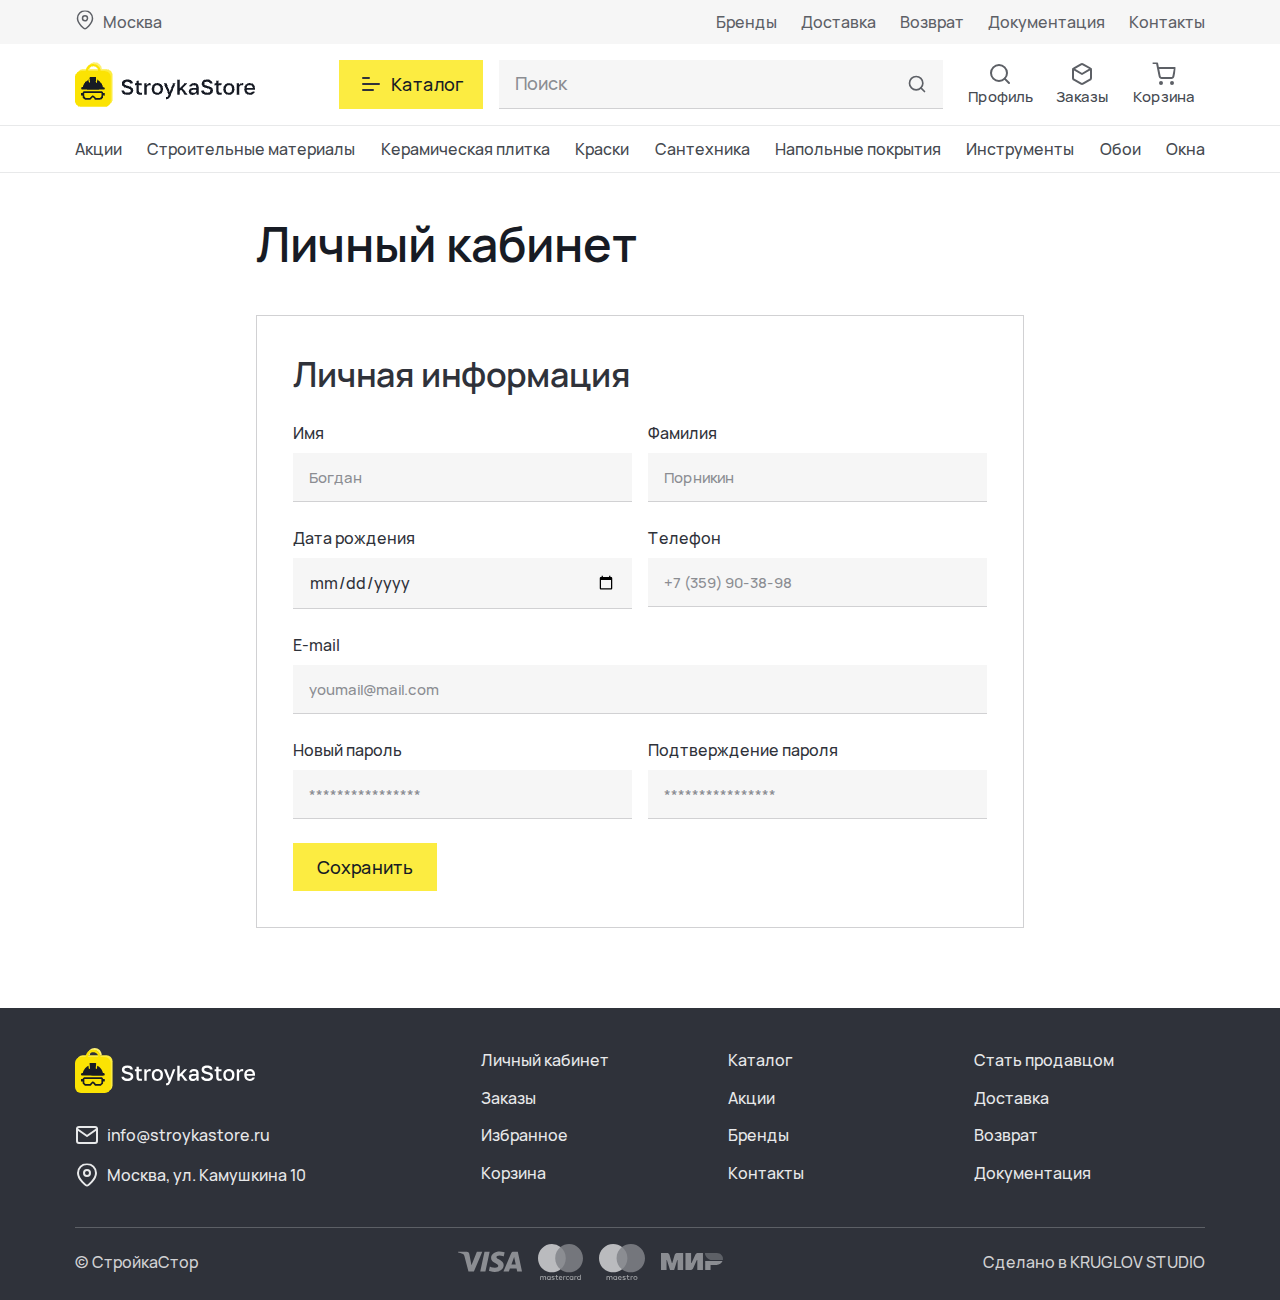
<file: user-cabinet.html>
<!DOCTYPE html>
<html lang="ru">

<head>
  <meta charset="UTF-8">
  <meta name="viewport" content="width=device-width, initial-scale=1.0">
  <title>StroykaStore</title>
  <link rel="stylesheet" href="css/user-cabinet.min.css">
</head>

<body>
  <div class="wrapper">
    <header class="header">
      <div class="header__top">
        <div class="container">
          <div class="header__top-inner">
            <a class="city button-open" href="#">Москва</a>
            <nav class="menu">
              <button class="menu__btn">
                <span></span>
              </button>
              <ul class="menu__list">
                <li class="menu__item">
                  <a class="menu__link" href="brands.html">Бренды</a>
                </li>
                <li class="menu__item">
                  <a class="menu__link" href="delivery.html">Доставка</a>
                </li>
                <li class="menu__item">
                  <a class="menu__link" href="return.html">Возврат</a>
                </li>
                <li class="menu__item">
                  <a class="menu__link" href="documents.html">Документация</a>
                </li>
                <li class="menu__item">
                  <a class="menu__link" href="contacts.html">Контакты</a>
                </li>
              </ul>
            </nav>
          </div>
        </div>
      </div>
      <div class="header__content">
        <div class="container">
          <div class="header__content-inner">
            <div class="header__content-item">
              <a class="logo header__logo" href="index.html">
                <img src="images/header/logo.png" alt="logo">
              </a>
            </div>
            <div class="header__content-item">
              <a class="catalog-link" href="catalog.html">
                <svg width="24" height="24" fill="none" xmlns="http://www.w3.org/2000/svg">
                  <defs>
                    <clipPath id="a">
                      <rect rx="0" width="23" height="23" transform="translate(.5 .5)" fill="#fff" fill-opacity="0" />
                    </clipPath>
                  </defs>
                  <g clip-path="url(#a)" stroke="#2F323A" stroke-width="2" stroke-linejoin="round" stroke-linecap="round">
                    <path d="M4 18h10M4 12h16M4 6h6" />
                  </g>
                </svg>
                Каталог
              </a>
              <form class="header__form form-search" action="#">
                <input class="form-search__input" type="text" placeholder="Поиск">
                <button class="form-search__btn" type="button"></button>
              </form>
              <ul class="user-nav">
                <li class="user-nav__item">
                  <a class="user-nav__link user-nav__link--user popap-login-open" href="#popap-login">
                    <svg width="24" height="24" fill="none" xmlns="http://www.w3.org/2000/svg">
                      <defs>
                        <clipPath id="a">
                          <rect rx="0" width="23" height="23" transform="translate(.5 .5)" fill="#fff" fill-opacity="0" />
                        </clipPath>
                      </defs>
                      <g clip-path="url(#a)" stroke="#5D6066" stroke-width="2" stroke-linejoin="round">
                        <path d="M11 19c-4.42 0-8-3.59-8-8 0-4.42 3.58-8 8-8 4.41 0 8 3.58 8 8 0 4.41-3.59 8-8 8z" />
                        <path d="M21 21l-4.36-4.35" stroke-linecap="round" />
                      </g>
                    </svg>
                    Профиль
                  </a>
                </li>
                <li class="user-nav__item">
                  <a class="user-nav__link user-nav__link--box" href="orders.html">
                    <svg width="24" height="24" fill="none" xmlns="http://www.w3.org/2000/svg">
                      <defs>
                        <clipPath id="a">
                          <rect rx="0" width="23" height="23" transform="translate(.5 .5)" fill="#fff" fill-opacity="0" />
                        </clipPath>
                      </defs>
                      <g clip-path="url(#a)" stroke="#5D6066" stroke-width="2">
                        <path
                          d="M21 8c-.01-.36-.1-.7-.27-1-.18-.31-.43-.56-.73-.74l-7-4c-.31-.17-.65-.26-1-.26-.36 0-.7.09-1 .26l-7 4c-.31.18-.56.43-.74.74-.17.3-.26.64-.26 1v8c0 .35.09.69.26.99.18.31.43.56.74.73l7 4c.3.18.59.28 1 .28.4 0 .69-.1 1-.28l7-4c.3-.17.55-.42.73-.73.17-.3.26-.64.27-.99V8z" />
                        <path d="M3.27 6.95L12 12l8.73-5.05" stroke-linejoin="round" stroke-linecap="round" />
                      </g>
                    </svg>
                    Заказы
                  </a>
                </li>
                <li class="user-nav__item">
                  <a class="user-nav__link user-nav__link--cart" href="cart.html">
                    <svg width="24" height="24" fill="none" xmlns="http://www.w3.org/2000/svg">
                      <defs>
                        <clipPath id="a">
                          <rect rx="0" width="23" height="23" transform="translate(.5 .5)" fill="#fff" fill-opacity="0" />
                        </clipPath>
                      </defs>
                      <g clip-path="url(#a)" stroke="#5D6066" stroke-width="2" stroke-linejoin="round">
                        <path
                          d="M9 22c-.56 0-1-.45-1-1 0-.56.44-1 1-1 .55 0 1 .44 1 1 0 .55-.45 1-1 1zm11 0c-.56 0-1-.45-1-1 0-.56.44-1 1-1 .55 0 1 .44 1 1 0 .55-.45 1-1 1z" />
                        <path
                          d="M1 1h4l2.68 13.38c.09.47.34.88.7 1.17.37.3.83.45 1.3.45h9.71c.47 0 .93-.15 1.3-.45.36-.29.61-.7.7-1.17L23 6H6"
                          stroke-linecap="round" />
                      </g>
                    </svg>
                    Корзина
                  </a>
                </li>
              </ul>
            </div>
          </div>
        </div>
      </div>
      <div class="header__category header-category">
        <div class="container">
          <ul class="header-category__list">
            <li class="header-category__list-item">
              <a class="header-category__list-link" href="#">Акции</a>
            </li>
            <li class="header-category__list-item">
              <a class="header-category__list-link" href="#">Строительные материалы</a>
            </li>
            <li class="header-category__list-item">
              <a class="header-category__list-link" href="#">Керамическая плитка</a>
            </li>
            <li class="header-category__list-item">
              <a class="header-category__list-link" href="#">Краски</a>
            </li>
            <li class="header-category__list-item">
              <a class="header-category__list-link" href="#">Сантехника</a>
            </li>
            <li class="header-category__list-item">
              <a class="header-category__list-link" href="#">Напольные покрытия</a>
            </li>
            <li class="header-category__list-item">
              <a class="header-category__list-link" href="#">Инструменты</a>
            </li>
            <li class="header-category__list-item">
              <a class="header-category__list-link" href="#">Обои</a>
            </li>
            <li class="header-category__list-item">
              <a class="header-category__list-link" href="#">Окна</a>
            </li>
          </ul>
        </div>
      </div>
      <div class="modal header__modal">
        <div class="modal__content header__modal-content">
          <p class="header__modal-title">
            Выберите ваш город
          </p>
          <form class="header__modal-form form-search" action="#">
            <input class="form-search__input" type="text" placeholder="Поиск">
            <button class="form-search__btn" type="button"></button>
          </form>
          <ul class="header__modal-list">
            <li class="header__modal-item">Москва</li>
            <li class="header__modal-item">Санкт-Петербург</li>
            <li class="header__modal-item">Новосибирск</li>
            <li class="header__modal-item">Екатеринбург</li>
            <li class="header__modal-item">Казань</li>
            <li class="header__modal-item">Нижний Новгород</li>
            <li class="header__modal-item">Челябинск</li>
            <li class="header__modal-item">Самара</li>
            <li class="header__modal-item">Ростов-на-Дону</li>
            <li class="header__modal-item">Уфа</li>
            <li class="header__modal-item">Омск</li>
            <li class="header__modal-item">Красноярск</li>
            <li class="header__modal-item">Воронеж</li>
            <li class="header__modal-item">Пермь</li>
            <li class="header__modal-item">Волгоград</li>
          </ul>
        </div>
        <button class="modal__button button-close" type="button">Close</button>
      </div>
      <div id="popap-login" aria-hidden="true" class="popup popap-user popap-login ">
        <div class="popup__wrapper popap-user__wrapper">
          <button type="button" class="popup__close popap-user__close"></button>
          <div class="popup__content popap-user__content">
            <div class="popup__text popap-user__text">
              <h2 class="popap-user page-title">
                Вход
              </h2>
              <form class="popap-user__form" action="#">
                <div class="popap-user__form-wrapper">
                  <label class="popap-user__form-label">
                    E-mail
                    <input class="popap-user__form-input" type="email" placeholder="youmail@mail.com" name="user-login-email">
                  </label>
                  <label class="popap-user__form-label">
                    Пароль
                    <input class="popap-user__form-input" type="password" placeholder="****************"
                      name="user-login-password">
                  </label>
                  <a class="popap-user__form-link" href="#">
                    Забыли пароль?
                  </a>
                  <button class="popap-user__form-btn page-btn-accent" type="submit" name="user-login-btn">
                    Войти
                  </button>
                  <a class="popap-user__form-reg popap-reg-open" href="#popap-reg">
                    Создать учетную запись
                  </a>
                </div>
              </form>
            </div>
          </div>
        </div>
      </div>
      
      <div id="popap-reg" aria-hidden="true" class="popup popap-user popap-reg">
        <div class="popup__wrapper popap-user__wrapper">
          <button data-close type="button" class="popup__close popap-user__close"></button>
          <div class="popup__content popap-user__content">
            <div class="popup__text popap-user__text">
              <h2 class="popap-user page-title">
                Регистрация
              </h2>
              <form class="popap-user__form" action="#">
                <div class="popap-user__form-wrapper popap-user__form-wrapper--grid">
                  <label class="popap-user__form-label">
                    Имя
                    <input class="popap-user__form-input" type="text" placeholder="Богдан" name="user-reg-name">
                  </label>
                  <label class="popap-user__form-label">
                    E-mail
                    <input class="popap-user__form-input" type="email" placeholder="youmail@mail.com" name="user-reg-email">
                  </label>
                  <label class="popap-user__form-label">
                    Новый пароль
                    <input class="popap-user__form-input" type="password" placeholder="****************"
                      name="user-reg-passord">
                  </label>
                  <label class="popap-user__form-label">
                    Подтверждение пароля
                    <input class="popap-user__form-input" type="password" placeholder="****************"
                      name="user-reg-passord-done">
                  </label>
                </div>
                <button class="popap-user__form-btn page-btn-accent" type="submit" name="user-reg-btn">
                  Зарегистрироваться
                </button>
              </form>
            </div>
          </div>
        </div>
      </div>
    </header>
    <main class="main">
      <section class="user-cabinet">
        <div class="container">
          <div class="user-cabinet__inner">
            <h2 class="user-cabinet__title">
              Личный кабинет
            </h2>
            <div class="user-cabinet__content">
              <h3 class="user-cabinet__content-title page-title">
                Личная информация
              </h3>
              <form class="user-cabinet__content-form cabinet-form" action="#">
                <div class="cabinet-form__wrapper">
                  <label class="cabinet-form__label">
                    Имя
                    <input class="cabinet-form__input" type="text" name="cabinet-form-user-name" placeholder="Богдан">
                  </label>
                  <label class="cabinet-form__label">
                    Фамилия
                    <input class="cabinet-form__input" type="text" name="cabinet-form-user-surname" placeholder="Порникин">
                  </label>
                  <label class="cabinet-form__label">
                    Дата рождения
                    <input class="cabinet-form__input" type="date" name="cabinet-form-user-birthday" placeholder="24.05.1989">
                  </label>
                  <label class="cabinet-form__label">
                    Телефон
                    <input class="cabinet-form__input" type="tel" name="cabinet-form-user-phone" placeholder="+7 (359) 90-38-98">
                  </label>
                  <label class="cabinet-form__label cabinet-form__label--email">
                    E-mail
                    <input class="cabinet-form__input" type="email" name="cabinet-form-user-email" placeholder="youmail@mail.com">
                  </label>
                  <label class="cabinet-form__label">
                    Новый пароль
                    <input class="cabinet-form__input" type="password" name="cabinet-form-user-passowd" placeholder="****************">
                  </label>
                  <label class="cabinet-form__label">
                    Подтверждение пароля
                    <input class="cabinet-form__input" type="password" name="cabinet-form-user-passowd-done" placeholder="****************">
                  </label>
                </div>
                <button class="cabinet-form__btn page-btn-accent" type="button">Сохранить</button>
              </form>
            </div>
          </div>
        </div>
      </section>
    </main>
    <footer class="footer">
      <div class="container">
        <div class="footer__top">
          <div class="footer__top-inner">
            <div class="footer__top-info">
              <a class="logo" href="index.html">
                <img src="images/footer/logo.svg" alt="logo">
              </a>
              <a class="footer__top-email" href="mailto:info@stroykastore.ru">info@stroykastore.ru</a>
              <p class="footer__top-address">Москва, ул. Камушкина 10</p>
            </div>
            <ul class="footer__menu">
              <li class="footer__menu-item">
                <a class="footer__menu-link" href="user-cabinet.html">
                  Личный кабинет
                </a>
              </li>
              <li class="footer__menu-item">
                <a class="footer__menu-link" href="catalog.html">
                  Каталог
                </a>
              </li>
              <li class="footer__menu-item">
                <a class="footer__menu-link" href="#">
                  Стать продавцом
                </a>
              </li>
              <li class="footer__menu-item">
                <a class="footer__menu-link" href="orders.html">
                  Заказы
                </a>
              </li>
              <li class="footer__menu-item">
                <a class="footer__menu-link" href="#">
                  Акции
                </a>
              </li>
              <li class="footer__menu-item">
                <a class="footer__menu-link" href="delivery.html">
                  Доставка
                </a>
              </li>
              <li class="footer__menu-item">
                <a class="footer__menu-link" href="#">
                  Избранное
                </a>
              </li>
              <li class="footer__menu-item">
                <a class="footer__menu-link" href="brands.html">
                  Бренды
                </a>
              </li>
              <li class="footer__menu-item">
                <a class="footer__menu-link" href="return.html">
                  Возврат
                </a>
              </li>
              <li class="footer__menu-item">
                <a class="footer__menu-link" href="cart.html">
                  Корзина
                </a>
              </li>
              <li class="footer__menu-item">
                <a class="footer__menu-link" href="contacts.html">
                  Контакты
                </a>
              </li>
              <li class="footer__menu-item">
                <a class="footer__menu-link" href="documents.html">
                  Документация
                </a>
              </li>
            </ul>
          </div>
        </div>
        <div class="footer__bottom">
          <p class="footer__bottom-copy">
            © СтройкаСтор
          </p>
          <ul class="footer__bottom-list">
            <li class="footer__bottom-item">
              <img src="images/footer/visa.svg" alt="visa">
            </li>
            <li class="footer__bottom-item">
              <img src="images/footer/mastercard.svg" alt="mastercard">
            </li>
            <li class="footer__bottom-item">
              <img src="images/footer/maestro.svg" alt="maestro">
            </li>
            <li class="footer__bottom-item">
              <img src="images/footer/mir.svg" alt="mir">
            </li>
          </ul>
          <p class="footer__bottom-creator">
            Cделано в KRUGLOV STUDIO
          </p>
        </div>
      </div>
    </footer>
  </div>
  <script src="https://code.jquery.com/jquery-3.7.1.min.js" integrity="sha256-/JqT3SQfawRcv/BIHPThkBvs0OEvtFFmqPF/lYI/Cxo=" crossorigin="anonymous"></script>
  <script src="js/main.min.js"></script>
</body>

</html>
</file>
<file: css/index.min.css>
html{-webkit-box-sizing:border-box;box-sizing:border-box}*,*::after,*::before{-webkit-box-sizing:inherit;box-sizing:inherit}ul[class],ol[class]{padding:0}body,h1,h2,h3,h4,h5,h6,p,ul,ol,li,figure,figcaption,blockquote,dl,dd{margin:0}ul[class]{list-style:none}img{max-width:100%;display:block}input,button,textarea,select{font:inherit}a{text-decoration:none}@font-face{font-family:"Inter Bold";src:url("../fonts/Inter-Bold.woff2") format("woff2"),url("../fonts/Inter-Bold.woff") format("woff");font-weight:700}@font-face{font-family:"Inter Regular";src:url("../fonts/Inter-Regular.woff2") format("woff2"),url("../fonts/Inter-Regular.woff") format("woff");font-weight:400}@font-face{font-family:"Inter SemiBold";src:url("../fonts/Inter-SemiBold.woff2") format("woff2"),url("../fonts/Inter-SemiBold.woff") format("woff");font-weight:600}@font-face{font-family:"Manrope Medium";src:url("../fonts/Manrope-Medium.woff2") format("woff2"),url("../fonts/Manrope-Medium.woff") format("woff");font-weight:500}@font-face{font-family:"Manrope Regular";src:url("../fonts/Manrope-Regular.woff2") format("woff2"),url("../fonts/Manrope-Regular.woff") format("woff");font-weight:400}@font-face{font-family:"Manrope SemiBold";src:url("../fonts/Manrope-SemiBold.woff2") format("woff2"),url("../fonts/Manrope-SemiBold.woff") format("woff");font-weight:600}@font-face{font-family:"Roboto Regular";src:url("../fonts/Roboto-Regular.woff2") format("woff2"),url("../fonts/Roboto-Regular.woff") format("woff");font-weight:400}@font-face{font-family:"TT Firs Neue Regular";src:url("../fonts/TT-Firs-Neue-Regular.woff2") format("woff2"),url("../fonts/TT-Firs-Neue-Regular.woff") format("woff");font-weight:400}@font-face{font-family:"TT Firs Neue Medium";src:url("../fonts/TT-Firs-Neue-Medium.woff2") format("woff2"),url("../fonts/TT-Firs-Neue-Medium.woff") format("woff");font-weight:500}.about__text,.reviews__slider-text,.top-slider__text{font-family:"Manrope Regular",sans-serif;font-weight:400}.product-card__number .jq-number__field input::-webkit-input-placeholder, .action__cards-number .jq-number__field input::-webkit-input-placeholder, .popap-user__form-input::-webkit-input-placeholder{font-family:"Manrope Medium",sans-serif;font-weight:500}.product-card__number .jq-number__field input::-moz-placeholder, .action__cards-number .jq-number__field input::-moz-placeholder, .popap-user__form-input::-moz-placeholder{font-family:"Manrope Medium",sans-serif;font-weight:500}.product-card__number .jq-number__field input:-ms-input-placeholder, .action__cards-number .jq-number__field input:-ms-input-placeholder, .popap-user__form-input:-ms-input-placeholder{font-family:"Manrope Medium",sans-serif;font-weight:500}.product-card__number .jq-number__field input::-ms-input-placeholder, .action__cards-number .jq-number__field input::-ms-input-placeholder, .popap-user__form-input::-ms-input-placeholder{font-family:"Manrope Medium",sans-serif;font-weight:500}.product-card__number .jq-number__field input::placeholder,.product-card__number .jq-number__field input,.action__cards-number .jq-number__field input::placeholder,.action__cards-number .jq-number__field input,.popap-user__form-input::placeholder,body{font-family:"Manrope Medium",sans-serif;font-weight:500}.reviews__slider-author,.product-card__price,.action__cards-price--new,.top-slider__title,.header__modal-title,.page-title{font-family:"Manrope SemiBold",sans-serif;font-weight:600}@font-face{font-family:"swiper-icons";src:url("data:application/font-woff;charset=utf-8;base64, [base64]//wADZ2x5ZgAAAywAAADMAAAD2MHtryVoZWFkAAABbAAAADAAAAA2E2+eoWhoZWEAAAGcAAAAHwAAACQC9gDzaG10eAAAAigAAAAZAAAArgJkABFsb2NhAAAC0AAAAFoAAABaFQAUGG1heHAAAAG8AAAAHwAAACAAcABAbmFtZQAAA/gAAAE5AAACXvFdBwlwb3N0AAAFNAAAAGIAAACE5s74hXjaY2BkYGAAYpf5Hu/j+W2+MnAzMYDAzaX6QjD6/4//Bxj5GA8AuRwMYGkAPywL13jaY2BkYGA88P8Agx4j+/8fQDYfA1AEBWgDAIB2BOoAeNpjYGRgYNBh4GdgYgABEMnIABJzYNADCQAACWgAsQB42mNgYfzCOIGBlYGB0YcxjYGBwR1Kf2WQZGhhYGBiYGVmgAFGBiQQkOaawtDAoMBQxXjg/wEGPcYDDA4wNUA2CCgwsAAAO4EL6gAAeNpj2M0gyAACqxgGNWBkZ2D4/wMA+xkDdgAAAHjaY2BgYGaAYBkGRgYQiAHyGMF8FgYHIM3DwMHABGQrMOgyWDLEM1T9/w8UBfEMgLzE////P/5//f/V/xv+r4eaAAeMbAxwIUYmIMHEgKYAYjUcsDAwsLKxc3BycfPw8jEQA/[base64]/uznmfPFBNODM2K7MTQ45YEAZqGP81AmGGcF3iPqOop0r1SPTaTbVkfUe4HXj97wYE+yNwWYxwWu4v1ugWHgo3S1XdZEVqWM7ET0cfnLGxWfkgR42o2PvWrDMBSFj/IHLaF0zKjRgdiVMwScNRAoWUoH78Y2icB/yIY09An6AH2Bdu/UB+yxopYshQiEvnvu0dURgDt8QeC8PDw7Fpji3fEA4z/PEJ6YOB5hKh4dj3EvXhxPqH/SKUY3rJ7srZ4FZnh1PMAtPhwP6fl2PMJMPDgeQ4rY8YT6Gzao0eAEA409DuggmTnFnOcSCiEiLMgxCiTI6Cq5DZUd3Qmp10vO0LaLTd2cjN4fOumlc7lUYbSQcZFkutRG7g6JKZKy0RmdLY680CDnEJ+UMkpFFe1RN7nxdVpXrC4aTtnaurOnYercZg2YVmLN/d/gczfEimrE/fs/bOuq29Zmn8tloORaXgZgGa78yO9/cnXm2BpaGvq25Dv9S4E9+5SIc9PqupJKhYFSSl47+Qcr1mYNAAAAeNptw0cKwkAAAMDZJA8Q7OUJvkLsPfZ6zFVERPy8qHh2YER+3i/BP83vIBLLySsoKimrqKqpa2hp6+jq6RsYGhmbmJqZSy0sraxtbO3sHRydnEMU4uR6yx7JJXveP7WrDycAAAAAAAH//wACeNpjYGRgYOABYhkgZgJCZgZNBkYGLQZtIJsFLMYAAAw3ALgAeNolizEKgDAQBCchRbC2sFER0YD6qVQiBCv/H9ezGI6Z5XBAw8CBK/m5iQQVauVbXLnOrMZv2oLdKFa8Pjuru2hJzGabmOSLzNMzvutpB3N42mNgZGBg4GKQYzBhYMxJLMlj4GBgAYow/P/PAJJhLM6sSoWKfWCAAwDAjgbRAAB42mNgYGBkAIIbCZo5IPrmUn0hGA0AO8EFTQAA");font-weight:400;font-style:normal}:root{--swiper-theme-color: #007aff}:host{position:relative;display:block;margin-left:auto;margin-right:auto;z-index:1}.swiper{margin-left:auto;margin-right:auto;position:relative;overflow:hidden;list-style:none;padding:0;z-index:1;display:block}.swiper-vertical>.swiper-wrapper{-webkit-box-orient:vertical;-webkit-box-direction:normal;-ms-flex-direction:column;flex-direction:column}.swiper-wrapper{position:relative;width:100%;height:100%;z-index:1;display:-webkit-box;display:-ms-flexbox;display:flex;-webkit-transition-property:-webkit-transform;transition-property:-webkit-transform;transition-property:transform;transition-property:transform, -webkit-transform;-webkit-transition-timing-function:var(--swiper-wrapper-transition-timing-function, initial);transition-timing-function:var(--swiper-wrapper-transition-timing-function, initial);-webkit-box-sizing:content-box;box-sizing:content-box}.swiper-android .swiper-slide,.swiper-ios .swiper-slide,.swiper-wrapper{-webkit-transform:translate3d(0px, 0, 0);transform:translate3d(0px, 0, 0)}.swiper-horizontal{-ms-touch-action:pan-y;touch-action:pan-y}.swiper-vertical{-ms-touch-action:pan-x;touch-action:pan-x}.swiper-slide{-ms-flex-negative:0;flex-shrink:0;width:100%;height:100%;position:relative;-webkit-transition-property:-webkit-transform;transition-property:-webkit-transform;transition-property:transform;transition-property:transform, -webkit-transform;display:block}.swiper-slide-invisible-blank{visibility:hidden}.swiper-autoheight,.swiper-autoheight .swiper-slide{height:auto}.swiper-autoheight .swiper-wrapper{-webkit-box-align:start;-ms-flex-align:start;align-items:flex-start;-webkit-transition-property:height,-webkit-transform;transition-property:height,-webkit-transform;transition-property:transform,height;transition-property:transform,height,-webkit-transform}.swiper-backface-hidden .swiper-slide{-webkit-transform:translateZ(0);transform:translateZ(0);-webkit-backface-visibility:hidden;backface-visibility:hidden}.swiper-3d.swiper-css-mode .swiper-wrapper{-webkit-perspective:1200px;perspective:1200px}.swiper-3d .swiper-wrapper{-webkit-transform-style:preserve-3d;transform-style:preserve-3d}.swiper-3d{-webkit-perspective:1200px;perspective:1200px}.swiper-3d .swiper-slide,.swiper-3d .swiper-cube-shadow{-webkit-transform-style:preserve-3d;transform-style:preserve-3d}.swiper-css-mode>.swiper-wrapper{overflow:auto;scrollbar-width:none;-ms-overflow-style:none}.swiper-css-mode>.swiper-wrapper::-webkit-scrollbar{display:none}.swiper-css-mode>.swiper-wrapper>.swiper-slide{scroll-snap-align:start start}.swiper-css-mode.swiper-horizontal>.swiper-wrapper{-ms-scroll-snap-type:x mandatory;scroll-snap-type:x mandatory}.swiper-css-mode.swiper-vertical>.swiper-wrapper{-ms-scroll-snap-type:y mandatory;scroll-snap-type:y mandatory}.swiper-css-mode.swiper-free-mode>.swiper-wrapper{-ms-scroll-snap-type:none;scroll-snap-type:none}.swiper-css-mode.swiper-free-mode>.swiper-wrapper>.swiper-slide{scroll-snap-align:none}.swiper-css-mode.swiper-centered>.swiper-wrapper::before{content:"";-ms-flex-negative:0;flex-shrink:0;-webkit-box-ordinal-group:10000;-ms-flex-order:9999;order:9999}.swiper-css-mode.swiper-centered>.swiper-wrapper>.swiper-slide{scroll-snap-align:center center;scroll-snap-stop:always}.swiper-css-mode.swiper-centered.swiper-horizontal>.swiper-wrapper>.swiper-slide:first-child{-webkit-margin-start:var(--swiper-centered-offset-before);margin-inline-start:var(--swiper-centered-offset-before)}.swiper-css-mode.swiper-centered.swiper-horizontal>.swiper-wrapper::before{height:100%;min-height:1px;width:var(--swiper-centered-offset-after)}.swiper-css-mode.swiper-centered.swiper-vertical>.swiper-wrapper>.swiper-slide:first-child{-webkit-margin-before:var(--swiper-centered-offset-before);margin-block-start:var(--swiper-centered-offset-before)}.swiper-css-mode.swiper-centered.swiper-vertical>.swiper-wrapper::before{width:100%;min-width:1px;height:var(--swiper-centered-offset-after)}.swiper-3d .swiper-slide-shadow,.swiper-3d .swiper-slide-shadow-left,.swiper-3d .swiper-slide-shadow-right,.swiper-3d .swiper-slide-shadow-top,.swiper-3d .swiper-slide-shadow-bottom,.swiper-3d .swiper-slide-shadow,.swiper-3d .swiper-slide-shadow-left,.swiper-3d .swiper-slide-shadow-right,.swiper-3d .swiper-slide-shadow-top,.swiper-3d .swiper-slide-shadow-bottom{position:absolute;left:0;top:0;width:100%;height:100%;pointer-events:none;z-index:10}.swiper-3d .swiper-slide-shadow{background:rgba(0, 0, 0, 0.15)}.swiper-3d .swiper-slide-shadow-left{background-image:-webkit-gradient(linear, right top, left top, from(rgba(0, 0, 0, 0.5)), to(rgba(0, 0, 0, 0)));background-image:linear-gradient(to left, rgba(0, 0, 0, 0.5), rgba(0, 0, 0, 0))}.swiper-3d .swiper-slide-shadow-right{background-image:-webkit-gradient(linear, left top, right top, from(rgba(0, 0, 0, 0.5)), to(rgba(0, 0, 0, 0)));background-image:linear-gradient(to right, rgba(0, 0, 0, 0.5), rgba(0, 0, 0, 0))}.swiper-3d .swiper-slide-shadow-top{background-image:-webkit-gradient(linear, left bottom, left top, from(rgba(0, 0, 0, 0.5)), to(rgba(0, 0, 0, 0)));background-image:linear-gradient(to top, rgba(0, 0, 0, 0.5), rgba(0, 0, 0, 0))}.swiper-3d .swiper-slide-shadow-bottom{background-image:-webkit-gradient(linear, left top, left bottom, from(rgba(0, 0, 0, 0.5)), to(rgba(0, 0, 0, 0)));background-image:linear-gradient(to bottom, rgba(0, 0, 0, 0.5), rgba(0, 0, 0, 0))}.swiper-lazy-preloader{width:42px;height:42px;position:absolute;left:50%;top:50%;margin-left:-21px;margin-top:-21px;z-index:10;-webkit-transform-origin:50%;-ms-transform-origin:50%;transform-origin:50%;-webkit-box-sizing:border-box;box-sizing:border-box;border:4px solid var(--swiper-preloader-color, var(--swiper-theme-color));border-radius:50%;border-top-color:transparent}.swiper:not(.swiper-watch-progress) .swiper-lazy-preloader,.swiper-watch-progress .swiper-slide-visible .swiper-lazy-preloader{-webkit-animation:swiper-preloader-spin 1s infinite linear;animation:swiper-preloader-spin 1s infinite linear}.swiper-lazy-preloader-white{--swiper-preloader-color: #fff}.swiper-lazy-preloader-black{--swiper-preloader-color: #000}@-webkit-keyframes swiper-preloader-spin{0%{-webkit-transform:rotate(0deg);transform:rotate(0deg)}100%{-webkit-transform:rotate(360deg);transform:rotate(360deg)}}@keyframes swiper-preloader-spin{0%{-webkit-transform:rotate(0deg);transform:rotate(0deg)}100%{-webkit-transform:rotate(360deg);transform:rotate(360deg)}}.swiper-virtual .swiper-slide{-webkit-backface-visibility:hidden;-webkit-transform:translateZ(0);transform:translateZ(0)}.swiper-virtual.swiper-css-mode .swiper-wrapper::after{content:"";position:absolute;left:0;top:0;pointer-events:none}.swiper-virtual.swiper-css-mode.swiper-horizontal .swiper-wrapper::after{height:1px;width:var(--swiper-virtual-size)}.swiper-virtual.swiper-css-mode.swiper-vertical .swiper-wrapper::after{width:1px;height:var(--swiper-virtual-size)}:root{--swiper-navigation-size: 44px}.swiper-button-prev,.swiper-button-next{position:absolute;top:var(--swiper-navigation-top-offset, 50%);width:calc(var(--swiper-navigation-size)/44*27);height:var(--swiper-navigation-size);margin-top:calc(0px - var(--swiper-navigation-size)/2);z-index:10;cursor:pointer;display:-webkit-box;display:-ms-flexbox;display:flex;-webkit-box-align:center;-ms-flex-align:center;align-items:center;-webkit-box-pack:center;-ms-flex-pack:center;justify-content:center;color:var(--swiper-navigation-color, var(--swiper-theme-color))}.swiper-button-prev.swiper-button-disabled,.swiper-button-next.swiper-button-disabled{opacity:.35;cursor:auto;pointer-events:none}.swiper-button-prev.swiper-button-hidden,.swiper-button-next.swiper-button-hidden{opacity:0;cursor:auto;pointer-events:none}.swiper-navigation-disabled .swiper-button-prev,.swiper-navigation-disabled .swiper-button-next{display:none !important}.swiper-button-prev svg,.swiper-button-next svg{width:100%;height:100%;-o-object-fit:contain;object-fit:contain;-webkit-transform-origin:center;-ms-transform-origin:center;transform-origin:center}.swiper-rtl .swiper-button-prev svg,.swiper-rtl .swiper-button-next svg{-webkit-transform:rotate(180deg);-ms-transform:rotate(180deg);transform:rotate(180deg)}.swiper-button-prev,.swiper-rtl .swiper-button-next{left:var(--swiper-navigation-sides-offset, 10px);right:auto}.swiper-button-next,.swiper-rtl .swiper-button-prev{right:var(--swiper-navigation-sides-offset, 10px);left:auto}.swiper-button-lock{display:none}.swiper-button-prev:after,.swiper-button-next:after{font-family:swiper-icons;font-size:var(--swiper-navigation-size);text-transform:none !important;letter-spacing:0;font-variant:initial;line-height:1}.swiper-button-prev:after,.swiper-rtl .swiper-button-next:after{content:"prev"}.swiper-button-next,.swiper-rtl .swiper-button-prev{right:var(--swiper-navigation-sides-offset, 10px);left:auto}.swiper-button-next:after,.swiper-rtl .swiper-button-prev:after{content:"next"}.swiper-pagination{position:absolute;text-align:center;-webkit-transition:300ms opacity;transition:300ms opacity;-webkit-transform:translate3d(0, 0, 0);transform:translate3d(0, 0, 0);z-index:10}.swiper-pagination.swiper-pagination-hidden{opacity:0}.swiper-pagination-disabled>.swiper-pagination,.swiper-pagination.swiper-pagination-disabled{display:none !important}.swiper-pagination-fraction,.swiper-pagination-custom,.swiper-horizontal>.swiper-pagination-bullets,.swiper-pagination-bullets.swiper-pagination-horizontal{bottom:var(--swiper-pagination-bottom, 8px);top:var(--swiper-pagination-top, auto);left:0;width:100%}.swiper-pagination-bullets-dynamic{overflow:hidden;font-size:0}.swiper-pagination-bullets-dynamic .swiper-pagination-bullet{-webkit-transform:scale(0.33);-ms-transform:scale(0.33);transform:scale(0.33);position:relative}.swiper-pagination-bullets-dynamic .swiper-pagination-bullet-active{-webkit-transform:scale(1);-ms-transform:scale(1);transform:scale(1)}.swiper-pagination-bullets-dynamic .swiper-pagination-bullet-active-main{-webkit-transform:scale(1);-ms-transform:scale(1);transform:scale(1)}.swiper-pagination-bullets-dynamic .swiper-pagination-bullet-active-prev{-webkit-transform:scale(0.66);-ms-transform:scale(0.66);transform:scale(0.66)}.swiper-pagination-bullets-dynamic .swiper-pagination-bullet-active-prev-prev{-webkit-transform:scale(0.33);-ms-transform:scale(0.33);transform:scale(0.33)}.swiper-pagination-bullets-dynamic .swiper-pagination-bullet-active-next{-webkit-transform:scale(0.66);-ms-transform:scale(0.66);transform:scale(0.66)}.swiper-pagination-bullets-dynamic .swiper-pagination-bullet-active-next-next{-webkit-transform:scale(0.33);-ms-transform:scale(0.33);transform:scale(0.33)}.swiper-pagination-bullet{width:var(--swiper-pagination-bullet-width, var(--swiper-pagination-bullet-size, 8px));height:var(--swiper-pagination-bullet-height, var(--swiper-pagination-bullet-size, 8px));display:inline-block;border-radius:var(--swiper-pagination-bullet-border-radius, 50%);background:var(--swiper-pagination-bullet-inactive-color, #000);opacity:var(--swiper-pagination-bullet-inactive-opacity, 0.2)}button.swiper-pagination-bullet{border:none;margin:0;padding:0;-webkit-box-shadow:none;box-shadow:none;-webkit-appearance:none;-moz-appearance:none;appearance:none}.swiper-pagination-clickable .swiper-pagination-bullet{cursor:pointer}.swiper-pagination-bullet:only-child{display:none !important}.swiper-pagination-bullet-active{opacity:var(--swiper-pagination-bullet-opacity, 1);background:var(--swiper-pagination-color, var(--swiper-theme-color))}.swiper-vertical>.swiper-pagination-bullets,.swiper-pagination-vertical.swiper-pagination-bullets{right:var(--swiper-pagination-right, 8px);left:var(--swiper-pagination-left, auto);top:50%;-webkit-transform:translate3d(0px, -50%, 0);transform:translate3d(0px, -50%, 0)}.swiper-vertical>.swiper-pagination-bullets .swiper-pagination-bullet,.swiper-pagination-vertical.swiper-pagination-bullets .swiper-pagination-bullet{margin:var(--swiper-pagination-bullet-vertical-gap, 6px) 0;display:block}.swiper-vertical>.swiper-pagination-bullets.swiper-pagination-bullets-dynamic,.swiper-pagination-vertical.swiper-pagination-bullets.swiper-pagination-bullets-dynamic{top:50%;-webkit-transform:translateY(-50%);-ms-transform:translateY(-50%);transform:translateY(-50%);width:8px}.swiper-vertical>.swiper-pagination-bullets.swiper-pagination-bullets-dynamic .swiper-pagination-bullet,.swiper-pagination-vertical.swiper-pagination-bullets.swiper-pagination-bullets-dynamic .swiper-pagination-bullet{display:inline-block;-webkit-transition:200ms top,200ms -webkit-transform;transition:200ms top,200ms -webkit-transform;transition:200ms transform,200ms top;transition:200ms transform,200ms top,200ms -webkit-transform}.swiper-horizontal>.swiper-pagination-bullets .swiper-pagination-bullet,.swiper-pagination-horizontal.swiper-pagination-bullets .swiper-pagination-bullet{margin:0 var(--swiper-pagination-bullet-horizontal-gap, 4px)}.swiper-horizontal>.swiper-pagination-bullets.swiper-pagination-bullets-dynamic,.swiper-pagination-horizontal.swiper-pagination-bullets.swiper-pagination-bullets-dynamic{left:50%;-webkit-transform:translateX(-50%);-ms-transform:translateX(-50%);transform:translateX(-50%);white-space:nowrap}.swiper-horizontal>.swiper-pagination-bullets.swiper-pagination-bullets-dynamic .swiper-pagination-bullet,.swiper-pagination-horizontal.swiper-pagination-bullets.swiper-pagination-bullets-dynamic .swiper-pagination-bullet{-webkit-transition:200ms left,200ms -webkit-transform;transition:200ms left,200ms -webkit-transform;transition:200ms transform,200ms left;transition:200ms transform,200ms left,200ms -webkit-transform}.swiper-horizontal.swiper-rtl>.swiper-pagination-bullets-dynamic .swiper-pagination-bullet{-webkit-transition:200ms right,200ms -webkit-transform;transition:200ms right,200ms -webkit-transform;transition:200ms transform,200ms right;transition:200ms transform,200ms right,200ms -webkit-transform}.swiper-pagination-fraction{color:var(--swiper-pagination-fraction-color, inherit)}.swiper-pagination-progressbar{background:var(--swiper-pagination-progressbar-bg-color, rgba(0, 0, 0, 0.25));position:absolute}.swiper-pagination-progressbar .swiper-pagination-progressbar-fill{background:var(--swiper-pagination-color, var(--swiper-theme-color));position:absolute;left:0;top:0;width:100%;height:100%;-webkit-transform:scale(0);-ms-transform:scale(0);transform:scale(0);-webkit-transform-origin:left top;-ms-transform-origin:left top;transform-origin:left top}.swiper-rtl .swiper-pagination-progressbar .swiper-pagination-progressbar-fill{-webkit-transform-origin:right top;-ms-transform-origin:right top;transform-origin:right top}.swiper-horizontal>.swiper-pagination-progressbar,.swiper-pagination-progressbar.swiper-pagination-horizontal,.swiper-vertical>.swiper-pagination-progressbar.swiper-pagination-progressbar-opposite,.swiper-pagination-progressbar.swiper-pagination-vertical.swiper-pagination-progressbar-opposite{width:100%;height:var(--swiper-pagination-progressbar-size, 4px);left:0;top:0}.swiper-vertical>.swiper-pagination-progressbar,.swiper-pagination-progressbar.swiper-pagination-vertical,.swiper-horizontal>.swiper-pagination-progressbar.swiper-pagination-progressbar-opposite,.swiper-pagination-progressbar.swiper-pagination-horizontal.swiper-pagination-progressbar-opposite{width:var(--swiper-pagination-progressbar-size, 4px);height:100%;left:0;top:0}.swiper-pagination-lock{display:none}.swiper-scrollbar{border-radius:var(--swiper-scrollbar-border-radius, 10px);position:relative;-ms-touch-action:none;touch-action:none;background:var(--swiper-scrollbar-bg-color, rgba(0, 0, 0, 0.1))}.swiper-scrollbar-disabled>.swiper-scrollbar,.swiper-scrollbar.swiper-scrollbar-disabled{display:none !important}.swiper-horizontal>.swiper-scrollbar,.swiper-scrollbar.swiper-scrollbar-horizontal{position:absolute;left:var(--swiper-scrollbar-sides-offset, 1%);bottom:var(--swiper-scrollbar-bottom, 4px);top:var(--swiper-scrollbar-top, auto);z-index:50;height:var(--swiper-scrollbar-size, 4px);width:calc(100% - 2*var(--swiper-scrollbar-sides-offset, 1%))}.swiper-vertical>.swiper-scrollbar,.swiper-scrollbar.swiper-scrollbar-vertical{position:absolute;left:var(--swiper-scrollbar-left, auto);right:var(--swiper-scrollbar-right, 4px);top:var(--swiper-scrollbar-sides-offset, 1%);z-index:50;width:var(--swiper-scrollbar-size, 4px);height:calc(100% - 2*var(--swiper-scrollbar-sides-offset, 1%))}.swiper-scrollbar-drag{height:100%;width:100%;position:relative;background:var(--swiper-scrollbar-drag-bg-color, rgba(0, 0, 0, 0.5));border-radius:var(--swiper-scrollbar-border-radius, 10px);left:0;top:0}.swiper-scrollbar-cursor-drag{cursor:move}.swiper-scrollbar-lock{display:none}.swiper-zoom-container{width:100%;height:100%;display:-webkit-box;display:-ms-flexbox;display:flex;-webkit-box-pack:center;-ms-flex-pack:center;justify-content:center;-webkit-box-align:center;-ms-flex-align:center;align-items:center;text-align:center}.swiper-zoom-container>img,.swiper-zoom-container>svg,.swiper-zoom-container>canvas{max-width:100%;max-height:100%;-o-object-fit:contain;object-fit:contain}.swiper-slide-zoomed{cursor:move;-ms-touch-action:none;touch-action:none}.swiper .swiper-notification{position:absolute;left:0;top:0;pointer-events:none;opacity:0;z-index:-1000}.swiper-free-mode>.swiper-wrapper{-webkit-transition-timing-function:ease-out;transition-timing-function:ease-out;margin:0 auto}.swiper-grid>.swiper-wrapper{-ms-flex-wrap:wrap;flex-wrap:wrap}.swiper-grid-column>.swiper-wrapper{-ms-flex-wrap:wrap;flex-wrap:wrap;-webkit-box-orient:vertical;-webkit-box-direction:normal;-ms-flex-direction:column;flex-direction:column}.swiper-fade.swiper-free-mode .swiper-slide{-webkit-transition-timing-function:ease-out;transition-timing-function:ease-out}.swiper-fade .swiper-slide{pointer-events:none;-webkit-transition-property:opacity;transition-property:opacity}.swiper-fade .swiper-slide .swiper-slide{pointer-events:none}.swiper-fade .swiper-slide-active{pointer-events:auto}.swiper-fade .swiper-slide-active .swiper-slide-active{pointer-events:auto}.swiper.swiper-cube{overflow:visible}.swiper-cube .swiper-slide{pointer-events:none;-webkit-backface-visibility:hidden;backface-visibility:hidden;z-index:1;visibility:hidden;-webkit-transform-origin:0 0;-ms-transform-origin:0 0;transform-origin:0 0;width:100%;height:100%}.swiper-cube .swiper-slide .swiper-slide{pointer-events:none}.swiper-cube.swiper-rtl .swiper-slide{-webkit-transform-origin:100% 0;-ms-transform-origin:100% 0;transform-origin:100% 0}.swiper-cube .swiper-slide-active,.swiper-cube .swiper-slide-active .swiper-slide-active{pointer-events:auto}.swiper-cube .swiper-slide-active,.swiper-cube .swiper-slide-next,.swiper-cube .swiper-slide-prev{pointer-events:auto;visibility:visible}.swiper-cube .swiper-cube-shadow{position:absolute;left:0;bottom:0px;width:100%;height:100%;opacity:.6;z-index:0}.swiper-cube .swiper-cube-shadow:before{content:"";background:#000;position:absolute;left:0;top:0;bottom:0;right:0;-webkit-filter:blur(50px);filter:blur(50px)}.swiper-cube .swiper-slide-next+.swiper-slide{pointer-events:auto;visibility:visible}.swiper-cube .swiper-slide-shadow-cube.swiper-slide-shadow-top,.swiper-cube .swiper-slide-shadow-cube.swiper-slide-shadow-bottom,.swiper-cube .swiper-slide-shadow-cube.swiper-slide-shadow-left,.swiper-cube .swiper-slide-shadow-cube.swiper-slide-shadow-right{z-index:0;-webkit-backface-visibility:hidden;backface-visibility:hidden}.swiper.swiper-flip{overflow:visible}.swiper-flip .swiper-slide{pointer-events:none;-webkit-backface-visibility:hidden;backface-visibility:hidden;z-index:1}.swiper-flip .swiper-slide .swiper-slide{pointer-events:none}.swiper-flip .swiper-slide-active,.swiper-flip .swiper-slide-active .swiper-slide-active{pointer-events:auto}.swiper-flip .swiper-slide-shadow-flip.swiper-slide-shadow-top,.swiper-flip .swiper-slide-shadow-flip.swiper-slide-shadow-bottom,.swiper-flip .swiper-slide-shadow-flip.swiper-slide-shadow-left,.swiper-flip .swiper-slide-shadow-flip.swiper-slide-shadow-right{z-index:0;-webkit-backface-visibility:hidden;backface-visibility:hidden}.swiper-creative .swiper-slide{-webkit-backface-visibility:hidden;backface-visibility:hidden;overflow:hidden;-webkit-transition-property:opacity,height,-webkit-transform;transition-property:opacity,height,-webkit-transform;transition-property:transform,opacity,height;transition-property:transform,opacity,height,-webkit-transform}.swiper.swiper-cards{overflow:visible}.swiper-cards .swiper-slide{-webkit-transform-origin:center bottom;-ms-transform-origin:center bottom;transform-origin:center bottom;-webkit-backface-visibility:hidden;backface-visibility:hidden;overflow:hidden}.jq-checkbox,.jq-radio{position:relative;display:inline-block;overflow:hidden;-webkit-user-select:none;-moz-user-select:none;-ms-user-select:none;user-select:none}.jq-checkbox input,.jq-radio input{position:absolute;z-index:-1;margin:0;padding:0;opacity:0}.jq-file{position:relative;display:inline-block;overflow:hidden}.jq-file input{position:absolute;top:0;right:0;height:auto;margin:0;padding:0;opacity:0;font-size:100px;line-height:1em}.jq-file__name{overflow:hidden;white-space:nowrap;text-overflow:ellipsis}.jq-selectbox,.jq-select-multiple{position:relative;display:inline-block}.jq-selectbox select,.jq-select-multiple select{position:absolute;top:0;left:0;width:100%;height:100%;margin:0;padding:0;opacity:0}.jq-selectbox li,.jq-select-multiple li{-webkit-user-select:none;-moz-user-select:none;-ms-user-select:none;user-select:none;white-space:nowrap}.jq-selectbox{z-index:10}.jq-selectbox__select{position:relative}.jq-selectbox__select-text{overflow:hidden;-webkit-user-select:none;-moz-user-select:none;-ms-user-select:none;user-select:none;white-space:nowrap;text-overflow:ellipsis}.jq-selectbox__dropdown{position:absolute}.jq-selectbox__search input{-webkit-appearance:textfield}.jq-selectbox__search input::-webkit-search-cancel-button,.jq-selectbox__search input::-webkit-search-decoration{-webkit-appearance:none}.jq-selectbox__dropdown ul{position:relative;overflow:auto;overflow-x:hidden;list-style:none;-webkit-overflow-scrolling:touch}.jq-select-multiple ul{position:relative;overflow-x:hidden;-webkit-overflow-scrolling:touch}.jq-number{display:inline-block}.jq-number__field input{-moz-appearance:textfield;text-align:left}.jq-number__field input::-webkit-inner-spin-button,.jq-number__field input::-webkit-outer-spin-button{margin:0;-webkit-appearance:none}html,body{height:100%}.wrapper{display:-webkit-box;display:-ms-flexbox;display:flex;-webkit-box-orient:vertical;-webkit-box-direction:normal;-ms-flex-direction:column;flex-direction:column;min-height:100%}.main{-webkit-box-flex:1;-ms-flex:1 0 auto;flex:1 0 auto}.footer{-webkit-box-flex:0;-ms-flex:0 0 auto;flex:0 0 auto}.container{max-width:1160px;margin:0 auto;padding:0 15px}.container-big{max-width:85rem;margin:0 auto;padding:0 15px}body{font-size:1rem;line-height:150%}.visually-hidden{position:absolute;width:1px;height:1px;margin:-1px;border:0;padding:0;white-space:nowrap;clip-path:inset(100%);clip:rect(0 0 0 0);overflow:hidden}.logo{display:inline-block;width:11.25rem}.logo img{width:100%;-o-object-fit:contain;object-fit:contain}.page-title{font-size:2.125rem;line-height:130%;color:#2f323a}.page-btn-more{display:-webkit-box;display:-ms-flexbox;display:flex;-webkit-box-pack:center;-ms-flex-pack:center;justify-content:center;-webkit-box-align:center;-ms-flex-align:center;align-items:center;gap:0 1rem;padding:0.75rem 1.5rem;border:1px solid #d1d1d3;font-size:1.125rem;line-height:136%;color:#171b24;background-color:#fff;-webkit-transition:all .3s ease 0s;transition:all .3s ease 0s}.page-btn-more path{-webkit-transition:all .3s ease 0s;transition:all .3s ease 0s}.page-btn-more:hover{background-color:#2f323a;color:#fff}.page-btn-more:hover path{stroke:#fff}.page-btn-accent{display:-webkit-box;display:-ms-flexbox;display:flex;-webkit-box-align:center;-ms-flex-align:center;align-items:center;-webkit-box-pack:center;-ms-flex-pack:center;justify-content:center;border:none;font-size:1.125rem;line-height:136%;color:#171b24;background-color:#fcec41;cursor:pointer;-webkit-transition:all .3s ease 0s;transition:all .3s ease 0s}.page-btn-accent:hover{background-color:#2f323a;color:#fff}.section-top{display:-webkit-box;display:-ms-flexbox;display:flex;-webkit-box-pack:justify;-ms-flex-pack:justify;justify-content:space-between;-webkit-box-align:center;-ms-flex-align:center;align-items:center;margin-bottom:1.125rem}@media(max-width: 68.75em){.container-big{max-width:72.5rem;padding:0}}@media(max-width: 48em){.section-top{-ms-flex-wrap:wrap;flex-wrap:wrap}.section-top .page-title{margin-bottom:1.25rem}.section-top .page-btn-more{-ms-flex-preferred-size:100%;flex-basis:100%}}.header__top{background-color:#f6f6f6;color:#5d6066}.header__top-inner{display:-webkit-box;display:-ms-flexbox;display:flex;-webkit-box-pack:justify;-ms-flex-pack:justify;justify-content:space-between;gap:0 0.9375rem;padding:0.625rem 0}.header__content-inner{display:-webkit-box;display:-ms-flexbox;display:flex;-webkit-box-pack:justify;-ms-flex-pack:justify;justify-content:space-between;-webkit-box-align:center;-ms-flex-align:center;align-items:center;padding:1rem 0}.header__content-item{display:-webkit-box;display:-ms-flexbox;display:flex;-webkit-box-align:center;-ms-flex-align:center;align-items:center;gap:0 1rem}.city{position:relative;padding-left:1.75rem;color:inherit;-webkit-transition:all .3s ease 0s;transition:all .3s ease 0s}.city::before{content:"";position:absolute;top:0;left:0;width:20px;height:20px;background-image:url("../images/icons/location.svg")}.city:hover{color:#2f323a}.menu__btn{display:none}.menu__list{display:-webkit-box;display:-ms-flexbox;display:flex;gap:0 24px}.menu__list a{color:inherit;-webkit-transition:all .3s ease 0s;transition:all .3s ease 0s}.menu__list a:hover{color:#2f323a}.catalog-link{display:-webkit-box;display:-ms-flexbox;display:flex;-webkit-box-pack:center;-ms-flex-pack:center;justify-content:center;-webkit-box-align:center;-ms-flex-align:center;align-items:center;gap:0 0.5rem;width:9rem;padding:0.75rem;font-size:1.125rem;line-height:136%;color:#171b24;background-color:#fcec41;-webkit-transition:all .3s ease 0s;transition:all .3s ease 0s}.catalog-link path{-webkit-transition:all .3s ease 0s;transition:all .3s ease 0s}.catalog-link:hover{color:#fff;background-color:#2f323a}.catalog-link:hover path{stroke:#fff}.catalog-link:focus{color:#f6f6f6;background-color:#2f323a}.catalog-link:focus path{stroke:#f6f6f6}.form-search{position:relative;width:27.75rem}.form-search__input{-webkit-box-sizing:inherit;box-sizing:inherit;width:100%;padding:0.75rem 1rem;border:none;border-bottom:1px solid #d1d1d3;background-color:#f6f6f6}.form-search__input::-webkit-input-placeholder{font-family:inherit;font-size:1.125rem;font-weight:500;color:#8b8d92}.form-search__input::-moz-placeholder{font-family:inherit;font-size:1.125rem;font-weight:500;color:#8b8d92}.form-search__input:-ms-input-placeholder{font-family:inherit;font-size:1.125rem;font-weight:500;color:#8b8d92}.form-search__input::-ms-input-placeholder{font-family:inherit;font-size:1.125rem;font-weight:500;color:#8b8d92}.form-search__input::placeholder{font-family:inherit;font-size:1.125rem;font-weight:500;color:#8b8d92}.form-search__btn{position:absolute;top:0.75rem;right:1rem;width:1.25rem;height:1.5rem;border:none;background-color:rgba(0,0,0,0);background-image:url("../images/icons/search.svg");background-size:contain;background-position:center;background-repeat:no-repeat;cursor:pointer}.user-nav{display:-webkit-box;display:-ms-flexbox;display:flex}.user-nav__item{min-width:5.125rem}.user-nav__link{display:-webkit-box;display:-ms-flexbox;display:flex;-webkit-box-orient:vertical;-webkit-box-direction:normal;-ms-flex-direction:column;flex-direction:column;-webkit-box-align:center;-ms-flex-align:center;align-items:center;-webkit-box-pack:center;-ms-flex-pack:center;justify-content:center;font-size:0.9375rem;line-height:145%;color:#454950;-webkit-transition:all .3s ease 0s;transition:all .3s ease 0s}.user-nav__link path{-webkit-transition:all .3s ease 0s;transition:all .3s ease 0s}.user-nav__link:hover{color:#2f323a}.user-nav__link:hover path{stroke:#2f323a}.header-category{border-top:1px solid #e8e9ea;border-bottom:1px solid #e8e9ea}.header-category__list{display:-webkit-box;display:-ms-flexbox;display:flex;-webkit-box-pack:justify;-ms-flex-pack:justify;justify-content:space-between;-webkit-box-align:center;-ms-flex-align:center;align-items:center}.header-category__list-link{display:inline-block;padding:0.6875rem 0;color:#454950;-webkit-transition:all .3s ease 0s;transition:all .3s ease 0s}.header-category__list-link:hover{color:#171b24}.header .modal{display:none;position:absolute;top:0;left:0;width:100%;height:100%}.header .modal--show{display:block}.header .modal::after{content:"";position:fixed;z-index:2;top:0;left:0;height:100%;width:100%;background-color:rgba(0,0,0,.3)}.header .modal__content{position:relative;top:50%;left:50%;z-index:3;width:35.75rem;padding:2.25rem;background-color:#fff;-webkit-box-shadow:-1px 5px 12px 0 rgba(89,90,90,.3);box-shadow:-1px 5px 12px 0 rgba(89,90,90,.3);-webkit-transform:translate(-50%, -50%);-ms-transform:translate(-50%, -50%);transform:translate(-50%, -50%)}.header .modal__button{position:absolute;z-index:5;top:2.0625rem;right:2.0625rem;width:1.625rem;height:1.625rem;font-size:0;cursor:pointer;background:none;border:0}.header .modal__button::after,.header .modal__button::before{content:"";position:absolute;right:0;top:20px;width:100%;height:2px;margin:-13px -3px;background-color:#fff}.header .modal__button::before{-webkit-transform:rotate(45deg);-ms-transform:rotate(45deg);transform:rotate(45deg)}.header .modal__button::after{-webkit-transform:rotate(-45deg);-ms-transform:rotate(-45deg);transform:rotate(-45deg)}.header__modal-title{margin-bottom:1.5rem;font-size:2.125rem;line-height:130%;text-align:center;color:#2f323a}.header__modal-form{width:100%;margin-bottom:1.5rem}.header__modal-list{display:-webkit-box;display:-ms-flexbox;display:flex;-ms-flex-wrap:wrap;flex-wrap:wrap;gap:1rem 0.3125rem}.header__modal-item{position:relative;-webkit-box-flex:1;-ms-flex:1 1 calc(33.333% - 0.3125rem);flex:1 1 calc(33.333% - 0.3125rem);color:#2f323a;-webkit-transition:all .3s ease 0s;transition:all .3s ease 0s}.header__modal-item::before{content:"";position:absolute;top:0.375rem;left:0;display:inline-block;width:0;height:0.6875rem;background-image:url("../images/icons/arrow-left-in-modal.svg");background-size:cover;-webkit-transition:all .3s ease 0s;transition:all .3s ease 0s}.header__modal-item:hover{padding-left:1.25rem;cursor:pointer}.header__modal-item:hover::before{width:0.6875rem}@media(max-width: 68.75em){.header__content-inner{-webkit-box-orient:vertical;-webkit-box-direction:normal;-ms-flex-direction:column;flex-direction:column;-webkit-box-align:start;-ms-flex-align:start;align-items:flex-start;row-gap:1.25rem}.header-category__list{-ms-flex-wrap:wrap;flex-wrap:wrap;gap:0 0.9375rem;-webkit-box-pack:center;-ms-flex-pack:center;justify-content:center}.header-category__list-link{padding:0.3125rem 0}}@media(max-width: 56.25em){.header__content-item{-ms-flex-wrap:wrap;flex-wrap:wrap;-webkit-box-pack:justify;-ms-flex-pack:justify;justify-content:space-between;row-gap:1.25rem}.header__form{-webkit-box-ordinal-group:2;-ms-flex-order:1;order:1;-ms-flex-preferred-size:100%;flex-basis:100%}}@media(max-width: 48em){.menu__list{position:fixed;top:0;left:0;right:0;bottom:0;z-index:10;-webkit-box-orient:vertical;-webkit-box-direction:normal;-ms-flex-direction:column;flex-direction:column;-webkit-box-align:center;-ms-flex-align:center;align-items:center;-webkit-box-pack:center;-ms-flex-pack:center;justify-content:center;gap:1.25rem 0;width:100%;height:100%;background-color:#5d6066;color:#f6f6f6;overflow-y:auto;-webkit-transform:scale(0);-ms-transform:scale(0);transform:scale(0);-webkit-transition:all .5s ease 0s;transition:all .5s ease 0s}.menu__list a{font-size:1.5rem}.menu__list--active{-webkit-transform:scale(1);-ms-transform:scale(1);transform:scale(1)}.menu__btn{position:relative;z-index:11;display:-webkit-box;display:-ms-flexbox;display:flex;-webkit-box-orient:vertical;-webkit-box-direction:normal;-ms-flex-direction:column;flex-direction:column;-webkit-box-align:center;-ms-flex-align:center;align-items:center;-webkit-box-pack:center;-ms-flex-pack:center;justify-content:center;width:2.1875rem;height:1.25rem;padding:0;border:none;background-color:rgba(0,0,0,0)}.menu__btn span{display:inline-block;width:100%;height:0.125rem;background-color:#5d6066;-webkit-transition:all .5s ease 0s;transition:all .5s ease 0s}.menu__btn span::before,.menu__btn span::after{content:"";position:absolute;left:0;display:inline-block;width:100%;height:0.125rem;background-color:#5d6066;-webkit-transition:all .5s ease 0s;transition:all .5s ease 0s}.menu__btn span::before{top:0}.menu__btn span::after{bottom:0}.menu__btn--active span{width:0}.menu__btn--active span::before{top:0.625rem;width:1.875rem;background-color:#fff;-webkit-transform:rotate(45deg);-ms-transform:rotate(45deg);transform:rotate(45deg)}.menu__btn--active span::after{bottom:0.5rem;width:1.875rem;background-color:#fff;-webkit-transform:rotate(-45deg);-ms-transform:rotate(-45deg);transform:rotate(-45deg)}}@media(max-width: 31.25em){.header__form{width:100%}.catalog-link{-ms-flex-preferred-size:100%;flex-basis:100%}.user-nav{-webkit-box-ordinal-group:0;-ms-flex-order:-1;order:-1;margin:0 auto}}.popup{position:fixed;top:0;left:0;bottom:0;right:0;padding:30px 10px;-webkit-transition:visibility .8s ease 0s;transition:visibility .8s ease 0s;visibility:hidden;pointer-events:none}.popup::after{content:"";position:fixed;z-index:2;top:0;left:0;height:100%;width:100%;background-color:rgba(0,0,0,.3)}.popup_show{z-index:150;visibility:visible;overflow:auto;pointer-events:auto}.popup_show .popup__content{visibility:visible;-webkit-transform:scale(1);-ms-transform:scale(1);transform:scale(1)}.popup__wrapper{display:-webkit-box;display:-ms-flexbox;display:flex;-webkit-box-orient:vertical;-webkit-box-direction:normal;-ms-flex-direction:column;flex-direction:column;-webkit-box-align:center;-ms-flex-align:center;align-items:center;min-height:100%;-webkit-box-flex:1;-ms-flex:1 1 auto;flex:1 1 auto;width:100%;display:flex;-webkit-box-pack:center;-ms-flex-pack:center;justify-content:center;align-items:center}.popup__wrapper::after{content:"";position:fixed;z-index:2;top:0;left:0;height:100%;width:100%;background-color:rgba(0,0,0,.3)}.popup__content{position:relative;z-index:3;visibility:hidden;-webkit-transform:scale(0);-ms-transform:scale(0);transform:scale(0);-webkit-transition:-webkit-transform .3s ease 0s;transition:-webkit-transform .3s ease 0s;transition:transform .3s ease 0s;transition:transform .3s ease 0s, -webkit-transform .3s ease 0s;background-color:#eee;padding:20px;width:100%;max-width:900px}.popup__content .modal--show{visibility:visible}.popap-user__content{width:auto;padding:2.25rem;background-color:#fff}.popap-user__close{position:fixed;z-index:5;top:2.0625rem;right:2.0625rem;width:1.625rem;height:1.625rem;font-size:0;cursor:pointer;background:none;border:0}.popap-user__close::before,.popap-user__close::after{content:"";position:absolute;right:0;top:20px;width:100%;height:2px;margin:-13px -3px;background-color:#fff}.popap-user__close::before{-webkit-transform:rotate(45deg);-ms-transform:rotate(45deg);transform:rotate(45deg)}.popap-user__close::after{-webkit-transform:rotate(-45deg);-ms-transform:rotate(-45deg);transform:rotate(-45deg)}.popap-user__form-wrapper{min-width:19rem}.popap-user__form-wrapper--grid{display:grid;grid-template-columns:repeat(2, 1fr);min-width:35.75rem;gap:1.5rem 1rem;margin-bottom:1.5rem}.popap-user__form-wrapper--grid .popap-user__form-label+.popap-user__form-label{margin-top:0}.popap-user__form-label{display:-webkit-box;display:-ms-flexbox;display:flex;-webkit-box-orient:vertical;-webkit-box-direction:normal;-ms-flex-direction:column;flex-direction:column;row-gap:0.5rem;color:#2f323a}.popap-user__form-label+.popap-user__form-label{margin-top:1.5rem}.popap-user__form-input{padding:0.75rem 1rem;border:none;border-bottom:1px solid #d1d1d3;background-color:#f6f6f6}.popap-user__form-input::-webkit-input-placeholder{font-size:1.125rem;line-height:136%;color:#8b8d92}.popap-user__form-input::-moz-placeholder{font-size:1.125rem;line-height:136%;color:#8b8d92}.popap-user__form-input:-ms-input-placeholder{font-size:1.125rem;line-height:136%;color:#8b8d92}.popap-user__form-input::-ms-input-placeholder{font-size:1.125rem;line-height:136%;color:#8b8d92}.popap-user__form-input::placeholder{font-size:1.125rem;line-height:136%;color:#8b8d92}.popap-user__form-link{display:inline-block;padding:0.75rem 0;margin-bottom:0.75rem;font-size:0.9375rem;line-height:145%;color:#5d6066}.popap-user__form-btn{width:100%;margin-bottom:0.75rem;padding:0.75rem}.popap-user__form-reg{display:-webkit-box;display:-ms-flexbox;display:flex;-webkit-box-align:center;-ms-flex-align:center;align-items:center;-webkit-box-pack:center;-ms-flex-pack:center;justify-content:center;padding:0.75rem;border:1px solid #d1d1d3;font-size:1.125rem;line-height:136%;color:#171b24;background-color:#fff}.top-slider{margin-top:40px}.top-slider__slide{min-height:26.25rem;padding:2.5rem 6.25rem;background-repeat:no-repeat;background-size:cover;background-position:top right;background-color:#f6f6f6}.top-slider__title{margin-bottom:1.25rem;font-size:3rem;line-height:120%;color:#171b24}.top-slider__text{max-width:35.625rem;font-size:1.25rem;line-height:140%;color:#454950}.top-slider__text:not(:last-child){margin-bottom:4.5rem}.top-slider__link{display:inline-block;padding:0.75rem 1.5rem;font-size:1.125rem;line-height:136%;color:#171b24;background-color:#fcec41}.top-slider__link,.top-slider .swiper-button-prev,.top-slider .swiper-button-next{-webkit-transition:all .3s ease 0s;transition:all .3s ease 0s}.top-slider__link:hover,.top-slider .swiper-button-prev:hover,.top-slider .swiper-button-next:hover{color:#fff;background-color:#2f323a}.top-slider .swiper-button-prev,.top-slider .swiper-button-next{position:absolute;z-index:1;top:auto;bottom:2.5rem;right:6.25rem;width:3.25rem;height:3.25rem;border:1px solid #d1d1d3;background-color:#fff;cursor:pointer}.top-slider .swiper-button-prev:hover,.top-slider .swiper-button-next:hover{border-color:#2f323a}.top-slider .swiper-button-prev:hover path,.top-slider .swiper-button-next:hover path{stroke:#fff}.top-slider .swiper-button-prev svg,.top-slider .swiper-button-next svg{width:1.5rem;height:1.5rem}.top-slider .swiper-button-prev svg path,.top-slider .swiper-button-next svg path{-webkit-transition:all .3s ease 0s;transition:all .3s ease 0s}.top-slider .swiper-button-prev::after,.top-slider .swiper-button-next::after{display:none}.top-slider .swiper-button-prev{right:10.25rem;left:auto}@media(max-width: 68.75em){.top-slider__slide{height:25rem;min-height:0;padding:2.5rem 0.625rem}.top-slider__title{font-size:2.125rem}.top-slider__text{font-size:1.125rem}.top-slider__text:not(:last-child){margin-bottom:1.875rem}.top-slider .swiper-button-prev{right:6.25rem}.top-slider .swiper-button-next{right:2.25rem}}@media(max-width: 56.25em){.top-slider__slide{background-size:0}}@media(max-width: 48em){.top-slider__slide{padding:1.25rem 0.625rem}.top-slider .swiper-button-prev,.top-slider .swiper-button-next{bottom:1.25rem}}.action{padding:5rem 0 2.5rem}.action__cards{display:grid;grid-template-columns:repeat(2, 1fr);gap:1rem}.action__cards-item{min-height:13rem;display:-webkit-box;display:-ms-flexbox;display:flex;-webkit-box-pack:justify;-ms-flex-pack:justify;justify-content:space-between}.action__cards-img{position:relative;-webkit-box-flex:0;-ms-flex:none;flex:none;width:16.5rem;border:1px dashed #8b8d92;background-color:#fff}.action__cards-img img{width:100%;-o-object-fit:contain;object-fit:contain}.action__cards--sale{position:absolute;top:1rem;left:1rem;display:inline-block;padding:0.125rem 0.375rem;border:2px solid #fcec41;font-size:0.9375rem;color:#171b24;background-color:#fff}.action__cards-content{-webkit-box-flex:0;-ms-flex:0 1 auto;flex:0 1 auto;display:-webkit-box;display:-ms-flexbox;display:flex;-webkit-box-orient:vertical;-webkit-box-direction:normal;-ms-flex-direction:column;flex-direction:column;padding:1rem;border:1px solid #8b8d92;border-left:none}.action__cards-title{color:#171b24;-webkit-box-flex:1;-ms-flex:1 1 auto;flex:1 1 auto}.action__cards-price{margin-bottom:1rem}.action__cards-price--new{margin-right:0.5rem;font-size:1.25rem;line-height:140%;color:#171b24}.action__cards-price--old{text-decoration:line-through;color:#8b8d92}.action__cards-number{display:none;-webkit-box-align:center;-ms-flex-align:center;align-items:center;-webkit-box-pack:justify;-ms-flex-pack:justify;justify-content:space-between}.action__cards-number--active{display:-webkit-box;display:-ms-flexbox;display:flex}.action__cards-number .jq-number__spin.minus,.action__cards-number .jq-number__spin.plus{position:relative;display:-webkit-box;display:-ms-flexbox;display:flex;-webkit-box-align:center;-ms-flex-align:center;align-items:center;-webkit-box-pack:center;-ms-flex-pack:center;justify-content:center;width:3rem;height:3rem;border:1px solid #d1d1d3;cursor:pointer;-webkit-transition:all .3s ease 0s;transition:all .3s ease 0s}.action__cards-number .jq-number__spin.minus:hover,.action__cards-number .jq-number__spin.plus:hover{background-color:#2f323a;border-color:#2f323a}.action__cards-number .jq-number__spin.minus:hover::after,.action__cards-number .jq-number__spin.minus:hover::before,.action__cards-number .jq-number__spin.plus:hover::after,.action__cards-number .jq-number__spin.plus:hover::before{background-color:#fff}.action__cards-number .jq-number__spin.minus::after{content:"";display:inline-block;width:0.875rem;height:0.125rem;background-color:#454950;-webkit-transition:all .3s ease 0s;transition:all .3s ease 0s}.action__cards-number .jq-number__spin.plus::after{content:"";display:inline-block;width:0.875rem;height:0.125rem;background-color:#454950}.action__cards-number .jq-number__spin.plus::before{content:"";position:absolute;top:50%;left:50%;display:inline-block;width:0.125rem;height:0.875rem;background-color:#454950;-webkit-transform:translate(-50%, -50%);-ms-transform:translate(-50%, -50%);transform:translate(-50%, -50%);-webkit-transition:all .3s ease 0s;transition:all .3s ease 0s}.action__cards-number .jq-number__spin.plus{-webkit-box-ordinal-group:0;-ms-flex-order:-1;order:-1}.action__cards-number .jq-number__field{-webkit-box-flex:1;-ms-flex:1 1 auto;flex:1 1 auto;height:100%}.action__cards-number .jq-number__field input{width:100%;height:100%;border:1px solid #d1d1d3;font-size:1.125rem;line-height:136%;text-align:center}.action__cards-number .jq-number__field input::-webkit-input-placeholder{font-size:1.125rem;line-height:136%;text-align:center}.action__cards-number .jq-number__field input::-moz-placeholder{font-size:1.125rem;line-height:136%;text-align:center}.action__cards-number .jq-number__field input:-ms-input-placeholder{font-size:1.125rem;line-height:136%;text-align:center}.action__cards-number .jq-number__field input::-ms-input-placeholder{font-size:1.125rem;line-height:136%;text-align:center}.action__cards-number .jq-number__field input::placeholder{font-size:1.125rem;line-height:136%;text-align:center}.action__cards-btn{width:100%;padding:0.75rem}.action__cards-btn--active{display:none}@media(max-width: 68.75em){.action__cards{grid-template-columns:1fr}.action__cards-content{-webkit-box-flex:1;-ms-flex:1 1 auto;flex:1 1 auto}}@media(max-width: 48em){.action{padding:2.5rem 0}.action__cards-img{width:9.375rem}.action__cards-img img{height:100%}}@media(max-width: 31.25em){.action__cards-item{-ms-flex-wrap:wrap;flex-wrap:wrap}.action__cards-img{width:100%;aspect-ratio:2/1}.action__cards-content{border-top:none;border-left:1px solid #8b8d92}}.popular-categories{padding:2.5rem 0}.popular-categories__content{display:grid;grid-template-columns:repeat(6, 1fr);gap:1rem;text-align:center}.popular-categories__item{width:100%;height:11.25rem;border:0.625rem solid rgba(255,0,0,.1);background-color:#fff;-webkit-transition:all .3s ease 0s;transition:all .3s ease 0s;overflow:hidden}.popular-categories__item:hover{background-color:#fcec41}.popular-categories__name{margin-bottom:1rem;font-size:1.125rem;line-height:136%;color:#171b24}.popular-categories__img{width:100%;height:8rem;background-color:rgba(0,0,0,0)}.popular-categories__img img{width:100%;height:100%;-o-object-fit:cover;object-fit:cover}@media(max-width: 68.75em){.popular-categories__content{grid-template-columns:repeat(4, 1fr)}}@media(max-width: 48em){.popular-categories__content{grid-template-columns:repeat(3, 1fr)}}@media(max-width: 37.5em){.popular-categories__content{grid-template-columns:repeat(2, 1fr)}}@media(max-width: 25em){.popular-categories__content{grid-template-columns:1fr}}.popular-products{padding:2.5rem 0}.popular-products__title{margin-bottom:1.25rem}.popular-products__cards{display:grid;grid-template-columns:repeat(4, 1fr);gap:1rem}.popular-products__cards .product-card{width:100%}@media(max-width: 68.75em){.popular-products__cards{grid-template-columns:repeat(3, 1fr)}}@media(max-width: 48em){.popular-products__cards{grid-template-columns:repeat(2, 1fr)}}@media(max-width: 31.25em){.popular-products__cards{grid-template-columns:1fr}}.product-card{width:17.375rem}.product-card__img{position:relative;width:100%;height:13rem;border:1px solid #e8e9ea;background-color:#fff}.product-card__img img{width:100%;height:auto;-o-object-fit:cover;object-fit:cover}.product-card--sale{position:absolute;top:1rem;left:1rem;display:inline-block;padding:0.125rem 0.375rem;border:2px solid #fcec41;font-size:0.9375rem;color:#171b24;background-color:#fff}.product-card__content{display:-webkit-box;display:-ms-flexbox;display:flex;-webkit-box-orient:vertical;-webkit-box-direction:normal;-ms-flex-direction:column;flex-direction:column;padding:1rem;border:1px solid #e8e9ea;min-height:13rem}.product-card__name{-webkit-box-flex:1;-ms-flex:1 1 auto;flex:1 1 auto;color:#2f323a}.product-card__name a{color:inherit}.product-card__price{margin-bottom:1rem;font-size:1.25rem;line-height:140%;color:#171b24}.product-card__btn{width:100%;padding:0.75rem}.product-card__btn--active{display:none}.product-card__number{display:none;-webkit-box-align:center;-ms-flex-align:center;align-items:center;-webkit-box-pack:justify;-ms-flex-pack:justify;justify-content:space-between}.product-card__number--active{display:-webkit-box;display:-ms-flexbox;display:flex}.product-card__number .jq-number__spin.minus,.product-card__number .jq-number__spin.plus{position:relative;display:-webkit-box;display:-ms-flexbox;display:flex;-webkit-box-align:center;-ms-flex-align:center;align-items:center;-webkit-box-pack:center;-ms-flex-pack:center;justify-content:center;width:3rem;height:3rem;border:1px solid #d1d1d3;cursor:pointer;-webkit-transition:all .3s ease 0s;transition:all .3s ease 0s}.product-card__number .jq-number__spin.minus:hover,.product-card__number .jq-number__spin.plus:hover{background-color:#2f323a;border-color:#2f323a}.product-card__number .jq-number__spin.minus:hover::after,.product-card__number .jq-number__spin.minus:hover::before,.product-card__number .jq-number__spin.plus:hover::after,.product-card__number .jq-number__spin.plus:hover::before{background-color:#fff}.product-card__number .jq-number__spin.minus::after{content:"";display:inline-block;width:0.875rem;height:0.125rem;background-color:#454950;-webkit-transition:all .3s ease 0s;transition:all .3s ease 0s}.product-card__number .jq-number__spin.plus::after{content:"";display:inline-block;width:0.875rem;height:0.125rem;background-color:#454950}.product-card__number .jq-number__spin.plus::before{content:"";position:absolute;top:50%;left:50%;display:inline-block;width:0.125rem;height:0.875rem;background-color:#454950;-webkit-transform:translate(-50%, -50%);-ms-transform:translate(-50%, -50%);transform:translate(-50%, -50%);-webkit-transition:all .3s ease 0s;transition:all .3s ease 0s}.product-card__number .jq-number__spin.plus{-webkit-box-ordinal-group:0;-ms-flex-order:-1;order:-1}.product-card__number .jq-number__field{-webkit-box-flex:1;-ms-flex:1 1 auto;flex:1 1 auto;height:100%}.product-card__number .jq-number__field input{width:100%;height:48px;max-height:100%;border:1px solid #d1d1d3;font-size:1.125rem;line-height:136%;text-align:center}.product-card__number .jq-number__field input::-webkit-input-placeholder{font-size:1.125rem;line-height:136%;text-align:center}.product-card__number .jq-number__field input::-moz-placeholder{font-size:1.125rem;line-height:136%;text-align:center}.product-card__number .jq-number__field input:-ms-input-placeholder{font-size:1.125rem;line-height:136%;text-align:center}.product-card__number .jq-number__field input::-ms-input-placeholder{font-size:1.125rem;line-height:136%;text-align:center}.product-card__number .jq-number__field input::placeholder{font-size:1.125rem;line-height:136%;text-align:center}@media(max-width: 68.75em){.product-card__img{aspect-ratio:1/1}.product-card__img img{height:100%;-o-object-fit:contain;object-fit:contain}}.popular-brands{padding:2.5rem 0 5rem}.popular-brands__content{display:grid;grid-template-columns:repeat(6, 1fr);gap:1rem;grid-auto-rows:7.75rem}.popular-brands__item{width:100%;height:100%;border:10px solid rgba(255,0,0,.1);background-color:#fff}.popular-brands__item img{width:100%;height:100%;-o-object-fit:cover;object-fit:cover;border:1px solid rgba(0,0,0,0);-webkit-transition:all .3s ease 0s;transition:all .3s ease 0s}.popular-brands__item img:hover{border-color:#5d6066}@media(max-width: 68.75em){.popular-brands__content{grid-template-columns:repeat(4, 1fr)}}@media(max-width: 48em){.popular-brands__content{grid-template-columns:repeat(3, 1fr)}}@media(max-width: 31.25em){.popular-brands__content{grid-template-columns:repeat(2, 1fr)}}@media(max-width: 25em){.popular-brands__content{grid-template-columns:1fr}}.reviews{padding:5rem 0;background-color:#f6f6f6}.reviews__title{margin-bottom:1.25rem;padding-left:6.25rem}.reviews__slider{padding-top:4.25rem;margin-left:6.25rem;margin-top:-4.25rem}.reviews__wrapper{min-height:22.8125rem;-webkit-box-align:stretch;-ms-flex-align:stretch;align-items:stretch}.reviews__slide{display:-webkit-box;display:-ms-flexbox;display:flex;-webkit-box-orient:vertical;-webkit-box-direction:normal;-ms-flex-direction:column;flex-direction:column;-webkit-box-sizing:border-box;box-sizing:border-box;height:auto;padding:1.5rem;border:1px solid rgba(255,0,0,.1);background-color:#fff}.reviews__slider-top{position:relative;display:-webkit-box;display:-ms-flexbox;display:flex;-webkit-box-align:center;-ms-flex-align:center;align-items:center;gap:0 0.75rem;margin-bottom:0.75rem}.reviews__slider-top::after{content:"";position:absolute;top:0;right:0;display:inline-block;width:2rem;height:1.5rem;background-image:url("../images/icons/forging.png")}.reviews__slider-avatar{-webkit-box-flex:0;-ms-flex:none;flex:none;width:3.25rem;height:3.25rem;border-radius:50%;background-color:#fcec41;overflow:hidden}.reviews__slider-avatar img{width:100%;height:100%;-o-object-fit:cover;object-fit:cover}.reviews__slider-author{font-size:1.125rem;line-height:136%;color:#2f323a}.reviews__slider-text{-webkit-box-flex:1;-ms-flex:1 1 auto;flex:1 1 auto;margin-bottom:0.625rem}.reviews__slider-data{font-size:0.9375rem;line-height:145%;color:#8b8d92}.reviews .swiper-button-prev::after,.reviews .swiper-button-next::after{display:none}.reviews .swiper-button-prev,.reviews .swiper-button-next{top:1.5rem;right:0;z-index:10;display:-webkit-box;display:-ms-flexbox;display:flex;-webkit-box-align:center;-ms-flex-align:center;align-items:center;-webkit-box-pack:center;-ms-flex-pack:center;justify-content:center;width:3.25rem;height:3.25rem;border:1px solid #d1d1d3;background-color:#fff;background-position:center;background-repeat:no-repeat;-webkit-transition:all .3s ease 0s;transition:all .3s ease 0s}.reviews .swiper-button-prev svg,.reviews .swiper-button-next svg{width:1.5rem;height:1.5rem}.reviews .swiper-button-prev svg path,.reviews .swiper-button-next svg path{-webkit-transition:all .3s ease 0s;transition:all .3s ease 0s}.reviews .swiper-button-prev:hover,.reviews .swiper-button-next:hover{background-color:#2f323a}.reviews .swiper-button-prev:hover path,.reviews .swiper-button-next:hover path{stroke:#fff}.reviews .swiper-button-prev{left:auto;right:4rem}@media(max-width: 68.75em){.reviews{padding:2.5rem 0}.reviews__title{padding-left:2.5rem}.reviews__slider{margin-left:2.5rem}}@media(max-width: 48em){.reviews{padding:2.5rem 0}.reviews__title{padding-left:0.625rem}.reviews__slider{margin-left:0.625rem}}.about__inner{padding:8rem 12.5rem 5.5rem;background-repeat:no-repeat;background-position:center;background-size:contain}.about__title{margin-bottom:1.25rem}.about__text{max-width:41.875rem;margin-bottom:2.1875rem;color:#2f323a}@media(max-width: 68.75em){.about__inner{padding:2.5rem;background-size:cover}}@media(max-width: 48em){.about__inner{padding:2.5rem 1.25rem}}.footer{background-color:#2f323a}.footer__top{padding:2.5rem 0;color:#e8e9ea;border-bottom:1px solid #5d6066}.footer__top a{color:inherit}.footer__top-inner{display:-webkit-box;display:-ms-flexbox;display:flex;-webkit-box-pack:justify;-ms-flex-pack:justify;justify-content:space-between;gap:0 1rem}.footer__top-info{min-width:24.375rem}.footer__top-email{display:-webkit-box;display:-ms-flexbox;display:flex;-webkit-box-align:center;-ms-flex-align:center;align-items:center;gap:0 0.5rem;margin-top:1.5rem;margin-bottom:1rem}.footer__top-email::before{content:"";display:inline-block;width:1.5rem;height:1.5rem;background-image:url("../images/icons/mail.svg")}.footer__top-address{display:-webkit-box;display:-ms-flexbox;display:flex;-webkit-box-align:center;-ms-flex-align:center;align-items:center;gap:0 0.5rem}.footer__top-address::before{content:"";display:inline-block;width:1.5rem;height:1.5rem;background-image:url("../images/icons/location-white.svg")}.footer__menu{display:-webkit-box;display:-ms-flexbox;display:flex;-ms-flex-wrap:wrap;flex-wrap:wrap;gap:0.75rem 1rem}.footer__menu-item{position:relative;-webkit-box-flex:1;-ms-flex:1 1 calc(33.333% - 1rem);flex:1 1 calc(33.333% - 1rem);-webkit-transition:all .3s ease 0s;transition:all .3s ease 0s}.footer__menu-item::before{content:"";position:absolute;top:0.25rem;left:0;width:0;height:1rem;background-image:url("../images/icons/arrow-left-in-footer.svg");background-size:cover;-webkit-transition:all .3s ease 0s;transition:all .3s ease 0s}.footer__menu-item:hover{padding-left:1.25rem}.footer__menu-item:hover::before{width:1rem}.footer__bottom{padding:1rem 0 1.25rem;display:-webkit-box;display:-ms-flexbox;display:flex;-webkit-box-pack:justify;-ms-flex-pack:justify;justify-content:space-between;-webkit-box-align:center;-ms-flex-align:center;align-items:center;color:#d1d1d3}.footer__bottom-list{display:-webkit-box;display:-ms-flexbox;display:flex;-webkit-box-align:center;-ms-flex-align:center;align-items:center;gap:0 1rem}.footer__bottom-item{max-width:4rem}@media(max-width: 68.75em){.footer__top-inner{gap:0 3rem}.footer__top-info{min-width:auto;max-width:24.375rem}}@media(max-width: 48em){.footer__top-inner{-webkit-box-orient:vertical;-webkit-box-direction:normal;-ms-flex-direction:column;flex-direction:column;gap:1.875rem 0}.footer__top-info{margin:0 auto;text-align:center}.footer__top-email,.footer__top-address{-webkit-box-pack:center;-ms-flex-pack:center;justify-content:center}.footer__menu{text-align:center}.footer__bottom{-webkit-box-orient:vertical;-webkit-box-direction:normal;-ms-flex-direction:column;flex-direction:column;gap:0.9375rem 0}}@media(max-width: 31.25em){.footer__menu{-webkit-box-orient:vertical;-webkit-box-direction:normal;-ms-flex-direction:column;flex-direction:column}}
</file>
<file: css/cart.min.css>
html{-webkit-box-sizing:border-box;box-sizing:border-box}*,*::after,*::before{-webkit-box-sizing:inherit;box-sizing:inherit}ul[class],ol[class]{padding:0}body,h1,h2,h3,h4,h5,h6,p,ul,ol,li,figure,figcaption,blockquote,dl,dd{margin:0}ul[class]{list-style:none}img{max-width:100%;display:block}input,button,textarea,select{font:inherit}a{text-decoration:none}@font-face{font-family:"Inter Bold";src:url("../fonts/Inter-Bold.woff2") format("woff2"),url("../fonts/Inter-Bold.woff") format("woff");font-weight:700}@font-face{font-family:"Inter Regular";src:url("../fonts/Inter-Regular.woff2") format("woff2"),url("../fonts/Inter-Regular.woff") format("woff");font-weight:400}@font-face{font-family:"Inter SemiBold";src:url("../fonts/Inter-SemiBold.woff2") format("woff2"),url("../fonts/Inter-SemiBold.woff") format("woff");font-weight:600}@font-face{font-family:"Manrope Medium";src:url("../fonts/Manrope-Medium.woff2") format("woff2"),url("../fonts/Manrope-Medium.woff") format("woff");font-weight:500}@font-face{font-family:"Manrope Regular";src:url("../fonts/Manrope-Regular.woff2") format("woff2"),url("../fonts/Manrope-Regular.woff") format("woff");font-weight:400}@font-face{font-family:"Manrope SemiBold";src:url("../fonts/Manrope-SemiBold.woff2") format("woff2"),url("../fonts/Manrope-SemiBold.woff") format("woff");font-weight:600}@font-face{font-family:"Roboto Regular";src:url("../fonts/Roboto-Regular.woff2") format("woff2"),url("../fonts/Roboto-Regular.woff") format("woff");font-weight:400}@font-face{font-family:"TT Firs Neue Regular";src:url("../fonts/TT-Firs-Neue-Regular.woff2") format("woff2"),url("../fonts/TT-Firs-Neue-Regular.woff") format("woff");font-weight:400}@font-face{font-family:"TT Firs Neue Medium";src:url("../fonts/TT-Firs-Neue-Medium.woff2") format("woff2"),url("../fonts/TT-Firs-Neue-Medium.woff") format("woff");font-weight:500}.top__text{font-family:"Inter Regular",sans-serif;font-weight:400}.top__nav{font-family:"Manrope Regular",sans-serif;font-weight:400}.cart-content__item-number .jq-number__field input::-webkit-input-placeholder, .popap-user__form-input::-webkit-input-placeholder{font-family:"Manrope Medium",sans-serif;font-weight:500}.cart-content__item-number .jq-number__field input::-moz-placeholder, .popap-user__form-input::-moz-placeholder{font-family:"Manrope Medium",sans-serif;font-weight:500}.cart-content__item-number .jq-number__field input:-ms-input-placeholder, .popap-user__form-input:-ms-input-placeholder{font-family:"Manrope Medium",sans-serif;font-weight:500}.cart-content__item-number .jq-number__field input::-ms-input-placeholder, .popap-user__form-input::-ms-input-placeholder{font-family:"Manrope Medium",sans-serif;font-weight:500}.cart-content__item-number .jq-number__field input::placeholder,.cart-content__item-number .jq-number__field input,.popap-user__form-input::placeholder,body{font-family:"Manrope Medium",sans-serif;font-weight:500}.cart-sidebar__check-top,.cart-content__item-price,.top__title,.header__modal-title,.page-title{font-family:"Manrope SemiBold",sans-serif;font-weight:600}.jq-checkbox,.jq-radio{position:relative;display:inline-block;overflow:hidden;-webkit-user-select:none;-moz-user-select:none;-ms-user-select:none;user-select:none}.jq-checkbox input,.jq-radio input{position:absolute;z-index:-1;margin:0;padding:0;opacity:0}.jq-file{position:relative;display:inline-block;overflow:hidden}.jq-file input{position:absolute;top:0;right:0;height:auto;margin:0;padding:0;opacity:0;font-size:100px;line-height:1em}.jq-file__name{overflow:hidden;white-space:nowrap;text-overflow:ellipsis}.jq-selectbox,.jq-select-multiple{position:relative;display:inline-block}.jq-selectbox select,.jq-select-multiple select{position:absolute;top:0;left:0;width:100%;height:100%;margin:0;padding:0;opacity:0}.jq-selectbox li,.jq-select-multiple li{-webkit-user-select:none;-moz-user-select:none;-ms-user-select:none;user-select:none;white-space:nowrap}.jq-selectbox{z-index:10}.jq-selectbox__select{position:relative}.jq-selectbox__select-text{overflow:hidden;-webkit-user-select:none;-moz-user-select:none;-ms-user-select:none;user-select:none;white-space:nowrap;text-overflow:ellipsis}.jq-selectbox__dropdown{position:absolute}.jq-selectbox__search input{-webkit-appearance:textfield}.jq-selectbox__search input::-webkit-search-cancel-button,.jq-selectbox__search input::-webkit-search-decoration{-webkit-appearance:none}.jq-selectbox__dropdown ul{position:relative;overflow:auto;overflow-x:hidden;list-style:none;-webkit-overflow-scrolling:touch}.jq-select-multiple ul{position:relative;overflow-x:hidden;-webkit-overflow-scrolling:touch}.jq-number{display:inline-block}.jq-number__field input{-moz-appearance:textfield;text-align:left}.jq-number__field input::-webkit-inner-spin-button,.jq-number__field input::-webkit-outer-spin-button{margin:0;-webkit-appearance:none}html,body{height:100%}.wrapper{display:-webkit-box;display:-ms-flexbox;display:flex;-webkit-box-orient:vertical;-webkit-box-direction:normal;-ms-flex-direction:column;flex-direction:column;min-height:100%}.main{-webkit-box-flex:1;-ms-flex:1 0 auto;flex:1 0 auto}.footer{-webkit-box-flex:0;-ms-flex:0 0 auto;flex:0 0 auto}.container{max-width:1160px;margin:0 auto;padding:0 15px}.container-big{max-width:85rem;margin:0 auto;padding:0 15px}body{font-size:1rem;line-height:150%}.visually-hidden{position:absolute;width:1px;height:1px;margin:-1px;border:0;padding:0;white-space:nowrap;clip-path:inset(100%);clip:rect(0 0 0 0);overflow:hidden}.logo{display:inline-block;width:11.25rem}.logo img{width:100%;-o-object-fit:contain;object-fit:contain}.page-title{font-size:2.125rem;line-height:130%;color:#2f323a}.page-btn-more{display:-webkit-box;display:-ms-flexbox;display:flex;-webkit-box-pack:center;-ms-flex-pack:center;justify-content:center;-webkit-box-align:center;-ms-flex-align:center;align-items:center;gap:0 1rem;padding:0.75rem 1.5rem;border:1px solid #d1d1d3;font-size:1.125rem;line-height:136%;color:#171b24;background-color:#fff;-webkit-transition:all .3s ease 0s;transition:all .3s ease 0s}.page-btn-more path{-webkit-transition:all .3s ease 0s;transition:all .3s ease 0s}.page-btn-more:hover{background-color:#2f323a;color:#fff}.page-btn-more:hover path{stroke:#fff}.page-btn-accent{display:-webkit-box;display:-ms-flexbox;display:flex;-webkit-box-align:center;-ms-flex-align:center;align-items:center;-webkit-box-pack:center;-ms-flex-pack:center;justify-content:center;border:none;font-size:1.125rem;line-height:136%;color:#171b24;background-color:#fcec41;cursor:pointer;-webkit-transition:all .3s ease 0s;transition:all .3s ease 0s}.page-btn-accent:hover{background-color:#2f323a;color:#fff}.section-top{display:-webkit-box;display:-ms-flexbox;display:flex;-webkit-box-pack:justify;-ms-flex-pack:justify;justify-content:space-between;-webkit-box-align:center;-ms-flex-align:center;align-items:center;margin-bottom:1.125rem}@media(max-width: 68.75em){.container-big{max-width:72.5rem;padding:0}}@media(max-width: 48em){.section-top{-ms-flex-wrap:wrap;flex-wrap:wrap}.section-top .page-title{margin-bottom:1.25rem}.section-top .page-btn-more{-ms-flex-preferred-size:100%;flex-basis:100%}}.header__top{background-color:#f6f6f6;color:#5d6066}.header__top-inner{display:-webkit-box;display:-ms-flexbox;display:flex;-webkit-box-pack:justify;-ms-flex-pack:justify;justify-content:space-between;gap:0 0.9375rem;padding:0.625rem 0}.header__content-inner{display:-webkit-box;display:-ms-flexbox;display:flex;-webkit-box-pack:justify;-ms-flex-pack:justify;justify-content:space-between;-webkit-box-align:center;-ms-flex-align:center;align-items:center;padding:1rem 0}.header__content-item{display:-webkit-box;display:-ms-flexbox;display:flex;-webkit-box-align:center;-ms-flex-align:center;align-items:center;gap:0 1rem}.city{position:relative;padding-left:1.75rem;color:inherit;-webkit-transition:all .3s ease 0s;transition:all .3s ease 0s}.city::before{content:"";position:absolute;top:0;left:0;width:20px;height:20px;background-image:url("../images/icons/location.svg")}.city:hover{color:#2f323a}.menu__btn{display:none}.menu__list{display:-webkit-box;display:-ms-flexbox;display:flex;gap:0 24px}.menu__list a{color:inherit;-webkit-transition:all .3s ease 0s;transition:all .3s ease 0s}.menu__list a:hover{color:#2f323a}.catalog-link{display:-webkit-box;display:-ms-flexbox;display:flex;-webkit-box-pack:center;-ms-flex-pack:center;justify-content:center;-webkit-box-align:center;-ms-flex-align:center;align-items:center;gap:0 0.5rem;width:9rem;padding:0.75rem;font-size:1.125rem;line-height:136%;color:#171b24;background-color:#fcec41;-webkit-transition:all .3s ease 0s;transition:all .3s ease 0s}.catalog-link path{-webkit-transition:all .3s ease 0s;transition:all .3s ease 0s}.catalog-link:hover{color:#fff;background-color:#2f323a}.catalog-link:hover path{stroke:#fff}.catalog-link:focus{color:#f6f6f6;background-color:#2f323a}.catalog-link:focus path{stroke:#f6f6f6}.form-search{position:relative;width:27.75rem}.form-search__input{-webkit-box-sizing:inherit;box-sizing:inherit;width:100%;padding:0.75rem 1rem;border:none;border-bottom:1px solid #d1d1d3;background-color:#f6f6f6}.form-search__input::-webkit-input-placeholder{font-family:inherit;font-size:1.125rem;font-weight:500;color:#8b8d92}.form-search__input::-moz-placeholder{font-family:inherit;font-size:1.125rem;font-weight:500;color:#8b8d92}.form-search__input:-ms-input-placeholder{font-family:inherit;font-size:1.125rem;font-weight:500;color:#8b8d92}.form-search__input::-ms-input-placeholder{font-family:inherit;font-size:1.125rem;font-weight:500;color:#8b8d92}.form-search__input::placeholder{font-family:inherit;font-size:1.125rem;font-weight:500;color:#8b8d92}.form-search__btn{position:absolute;top:0.75rem;right:1rem;width:1.25rem;height:1.5rem;border:none;background-color:rgba(0,0,0,0);background-image:url("../images/icons/search.svg");background-size:contain;background-position:center;background-repeat:no-repeat;cursor:pointer}.user-nav{display:-webkit-box;display:-ms-flexbox;display:flex}.user-nav__item{min-width:5.125rem}.user-nav__link{display:-webkit-box;display:-ms-flexbox;display:flex;-webkit-box-orient:vertical;-webkit-box-direction:normal;-ms-flex-direction:column;flex-direction:column;-webkit-box-align:center;-ms-flex-align:center;align-items:center;-webkit-box-pack:center;-ms-flex-pack:center;justify-content:center;font-size:0.9375rem;line-height:145%;color:#454950;-webkit-transition:all .3s ease 0s;transition:all .3s ease 0s}.user-nav__link path{-webkit-transition:all .3s ease 0s;transition:all .3s ease 0s}.user-nav__link:hover{color:#2f323a}.user-nav__link:hover path{stroke:#2f323a}.header-category{border-top:1px solid #e8e9ea;border-bottom:1px solid #e8e9ea}.header-category__list{display:-webkit-box;display:-ms-flexbox;display:flex;-webkit-box-pack:justify;-ms-flex-pack:justify;justify-content:space-between;-webkit-box-align:center;-ms-flex-align:center;align-items:center}.header-category__list-link{display:inline-block;padding:0.6875rem 0;color:#454950;-webkit-transition:all .3s ease 0s;transition:all .3s ease 0s}.header-category__list-link:hover{color:#171b24}.header .modal{display:none;position:absolute;top:0;left:0;width:100%;height:100%}.header .modal--show{display:block}.header .modal::after{content:"";position:fixed;z-index:2;top:0;left:0;height:100%;width:100%;background-color:rgba(0,0,0,.3)}.header .modal__content{position:relative;top:50%;left:50%;z-index:3;width:35.75rem;padding:2.25rem;background-color:#fff;-webkit-box-shadow:-1px 5px 12px 0 rgba(89,90,90,.3);box-shadow:-1px 5px 12px 0 rgba(89,90,90,.3);-webkit-transform:translate(-50%, -50%);-ms-transform:translate(-50%, -50%);transform:translate(-50%, -50%)}.header .modal__button{position:absolute;z-index:5;top:2.0625rem;right:2.0625rem;width:1.625rem;height:1.625rem;font-size:0;cursor:pointer;background:none;border:0}.header .modal__button::after,.header .modal__button::before{content:"";position:absolute;right:0;top:20px;width:100%;height:2px;margin:-13px -3px;background-color:#fff}.header .modal__button::before{-webkit-transform:rotate(45deg);-ms-transform:rotate(45deg);transform:rotate(45deg)}.header .modal__button::after{-webkit-transform:rotate(-45deg);-ms-transform:rotate(-45deg);transform:rotate(-45deg)}.header__modal-title{margin-bottom:1.5rem;font-size:2.125rem;line-height:130%;text-align:center;color:#2f323a}.header__modal-form{width:100%;margin-bottom:1.5rem}.header__modal-list{display:-webkit-box;display:-ms-flexbox;display:flex;-ms-flex-wrap:wrap;flex-wrap:wrap;gap:1rem 0.3125rem}.header__modal-item{position:relative;-webkit-box-flex:1;-ms-flex:1 1 calc(33.333% - 0.3125rem);flex:1 1 calc(33.333% - 0.3125rem);color:#2f323a;-webkit-transition:all .3s ease 0s;transition:all .3s ease 0s}.header__modal-item::before{content:"";position:absolute;top:0.375rem;left:0;display:inline-block;width:0;height:0.6875rem;background-image:url("../images/icons/arrow-left-in-modal.svg");background-size:cover;-webkit-transition:all .3s ease 0s;transition:all .3s ease 0s}.header__modal-item:hover{padding-left:1.25rem;cursor:pointer}.header__modal-item:hover::before{width:0.6875rem}@media(max-width: 68.75em){.header__content-inner{-webkit-box-orient:vertical;-webkit-box-direction:normal;-ms-flex-direction:column;flex-direction:column;-webkit-box-align:start;-ms-flex-align:start;align-items:flex-start;row-gap:1.25rem}.header-category__list{-ms-flex-wrap:wrap;flex-wrap:wrap;gap:0 0.9375rem;-webkit-box-pack:center;-ms-flex-pack:center;justify-content:center}.header-category__list-link{padding:0.3125rem 0}}@media(max-width: 56.25em){.header__content-item{-ms-flex-wrap:wrap;flex-wrap:wrap;-webkit-box-pack:justify;-ms-flex-pack:justify;justify-content:space-between;row-gap:1.25rem}.header__form{-webkit-box-ordinal-group:2;-ms-flex-order:1;order:1;-ms-flex-preferred-size:100%;flex-basis:100%}}@media(max-width: 48em){.menu__list{position:fixed;top:0;left:0;right:0;bottom:0;z-index:10;-webkit-box-orient:vertical;-webkit-box-direction:normal;-ms-flex-direction:column;flex-direction:column;-webkit-box-align:center;-ms-flex-align:center;align-items:center;-webkit-box-pack:center;-ms-flex-pack:center;justify-content:center;gap:1.25rem 0;width:100%;height:100%;background-color:#5d6066;color:#f6f6f6;overflow-y:auto;-webkit-transform:scale(0);-ms-transform:scale(0);transform:scale(0);-webkit-transition:all .5s ease 0s;transition:all .5s ease 0s}.menu__list a{font-size:1.5rem}.menu__list--active{-webkit-transform:scale(1);-ms-transform:scale(1);transform:scale(1)}.menu__btn{position:relative;z-index:11;display:-webkit-box;display:-ms-flexbox;display:flex;-webkit-box-orient:vertical;-webkit-box-direction:normal;-ms-flex-direction:column;flex-direction:column;-webkit-box-align:center;-ms-flex-align:center;align-items:center;-webkit-box-pack:center;-ms-flex-pack:center;justify-content:center;width:2.1875rem;height:1.25rem;padding:0;border:none;background-color:rgba(0,0,0,0)}.menu__btn span{display:inline-block;width:100%;height:0.125rem;background-color:#5d6066;-webkit-transition:all .5s ease 0s;transition:all .5s ease 0s}.menu__btn span::before,.menu__btn span::after{content:"";position:absolute;left:0;display:inline-block;width:100%;height:0.125rem;background-color:#5d6066;-webkit-transition:all .5s ease 0s;transition:all .5s ease 0s}.menu__btn span::before{top:0}.menu__btn span::after{bottom:0}.menu__btn--active span{width:0}.menu__btn--active span::before{top:0.625rem;width:1.875rem;background-color:#fff;-webkit-transform:rotate(45deg);-ms-transform:rotate(45deg);transform:rotate(45deg)}.menu__btn--active span::after{bottom:0.5rem;width:1.875rem;background-color:#fff;-webkit-transform:rotate(-45deg);-ms-transform:rotate(-45deg);transform:rotate(-45deg)}}@media(max-width: 31.25em){.header__form{width:100%}.catalog-link{-ms-flex-preferred-size:100%;flex-basis:100%}.user-nav{-webkit-box-ordinal-group:0;-ms-flex-order:-1;order:-1;margin:0 auto}}.popup{position:fixed;top:0;left:0;bottom:0;right:0;padding:30px 10px;-webkit-transition:visibility .8s ease 0s;transition:visibility .8s ease 0s;visibility:hidden;pointer-events:none}.popup::after{content:"";position:fixed;z-index:2;top:0;left:0;height:100%;width:100%;background-color:rgba(0,0,0,.3)}.popup_show{z-index:150;visibility:visible;overflow:auto;pointer-events:auto}.popup_show .popup__content{visibility:visible;-webkit-transform:scale(1);-ms-transform:scale(1);transform:scale(1)}.popup__wrapper{display:-webkit-box;display:-ms-flexbox;display:flex;-webkit-box-orient:vertical;-webkit-box-direction:normal;-ms-flex-direction:column;flex-direction:column;-webkit-box-align:center;-ms-flex-align:center;align-items:center;min-height:100%;-webkit-box-flex:1;-ms-flex:1 1 auto;flex:1 1 auto;width:100%;display:flex;-webkit-box-pack:center;-ms-flex-pack:center;justify-content:center;align-items:center}.popup__wrapper::after{content:"";position:fixed;z-index:2;top:0;left:0;height:100%;width:100%;background-color:rgba(0,0,0,.3)}.popup__content{position:relative;z-index:3;visibility:hidden;-webkit-transform:scale(0);-ms-transform:scale(0);transform:scale(0);-webkit-transition:-webkit-transform .3s ease 0s;transition:-webkit-transform .3s ease 0s;transition:transform .3s ease 0s;transition:transform .3s ease 0s, -webkit-transform .3s ease 0s;background-color:#eee;padding:20px;width:100%;max-width:900px}.popup__content .modal--show{visibility:visible}.popap-user__content{width:auto;padding:2.25rem;background-color:#fff}.popap-user__close{position:fixed;z-index:5;top:2.0625rem;right:2.0625rem;width:1.625rem;height:1.625rem;font-size:0;cursor:pointer;background:none;border:0}.popap-user__close::before,.popap-user__close::after{content:"";position:absolute;right:0;top:20px;width:100%;height:2px;margin:-13px -3px;background-color:#fff}.popap-user__close::before{-webkit-transform:rotate(45deg);-ms-transform:rotate(45deg);transform:rotate(45deg)}.popap-user__close::after{-webkit-transform:rotate(-45deg);-ms-transform:rotate(-45deg);transform:rotate(-45deg)}.popap-user__form-wrapper{min-width:19rem}.popap-user__form-wrapper--grid{display:grid;grid-template-columns:repeat(2, 1fr);min-width:35.75rem;gap:1.5rem 1rem;margin-bottom:1.5rem}.popap-user__form-wrapper--grid .popap-user__form-label+.popap-user__form-label{margin-top:0}.popap-user__form-label{display:-webkit-box;display:-ms-flexbox;display:flex;-webkit-box-orient:vertical;-webkit-box-direction:normal;-ms-flex-direction:column;flex-direction:column;row-gap:0.5rem;color:#2f323a}.popap-user__form-label+.popap-user__form-label{margin-top:1.5rem}.popap-user__form-input{padding:0.75rem 1rem;border:none;border-bottom:1px solid #d1d1d3;background-color:#f6f6f6}.popap-user__form-input::-webkit-input-placeholder{font-size:1.125rem;line-height:136%;color:#8b8d92}.popap-user__form-input::-moz-placeholder{font-size:1.125rem;line-height:136%;color:#8b8d92}.popap-user__form-input:-ms-input-placeholder{font-size:1.125rem;line-height:136%;color:#8b8d92}.popap-user__form-input::-ms-input-placeholder{font-size:1.125rem;line-height:136%;color:#8b8d92}.popap-user__form-input::placeholder{font-size:1.125rem;line-height:136%;color:#8b8d92}.popap-user__form-link{display:inline-block;padding:0.75rem 0;margin-bottom:0.75rem;font-size:0.9375rem;line-height:145%;color:#5d6066}.popap-user__form-btn{width:100%;margin-bottom:0.75rem;padding:0.75rem}.popap-user__form-reg{display:-webkit-box;display:-ms-flexbox;display:flex;-webkit-box-align:center;-ms-flex-align:center;align-items:center;-webkit-box-pack:center;-ms-flex-pack:center;justify-content:center;padding:0.75rem;border:1px solid #d1d1d3;font-size:1.125rem;line-height:136%;color:#171b24;background-color:#fff}.top{margin:2.5rem 0}.top__inner{padding:2.5rem 6.25rem 5.625rem;background-position:center;background-repeat:no-repeat;background-size:cover;background-color:#f6f6f6}.top__inner--no-bg{padding-bottom:0;background-color:#fff}.top__nav{margin-bottom:1.25rem;color:#454950}.top__link{color:inherit}.top__link::after{content:"→";margin:0 0.3125rem}.top__title{font-size:3rem;line-height:120%;color:#171b24}.top__text{max-width:32.5rem;padding-top:1.25rem;font-size:1.25rem;color:#2f323a}@media(max-width: 68.75em){.top__inner{padding:2.5rem 0.9375rem}}@media(max-width: 56.25em){.top__inner{background-size:0}}@media(max-width: 48em){.top__title{font-size:2.125rem}}.cart-content{margin-bottom:5rem}.cart-content__inner{display:-webkit-box;display:-ms-flexbox;display:flex;-webkit-box-align:start;-ms-flex-align:start;align-items:flex-start;gap:0 1rem}.cart-content__sidebar{-webkit-box-flex:0;-ms-flex:0 1 17.375rem;flex:0 1 17.375rem}.cart-content__box{display:-webkit-box;display:-ms-flexbox;display:flex;-webkit-box-orient:vertical;-webkit-box-direction:normal;-ms-flex-direction:column;flex-direction:column;row-gap:1rem}.cart-content__item{display:-webkit-box;display:-ms-flexbox;display:flex;border:1px solid #e8e9ea}.cart-content__item-img{-webkit-box-flex:1;-ms-flex:1 1 17.375rem;flex:1 1 17.375rem}.cart-content__item-img img{width:100%;height:100%;-o-object-fit:contain;object-fit:contain}.cart-content__item-box{padding:1rem;border-left:1px solid #e8e9ea}.cart-content__item-info{display:-webkit-box;display:-ms-flexbox;display:flex;-webkit-column-gap:2rem;-moz-column-gap:2rem;column-gap:2rem;margin-bottom:0.75rem;color:#2f323a}.cart-content__item-text{-webkit-box-flex:1;-ms-flex:1 1 calc(50% - 2rem);flex:1 1 calc(50% - 2rem)}.cart-content__item-price{margin-bottom:1rem;font-size:1.25rem;line-height:140%;color:#171b24}.cart-content__item-buttons{display:-webkit-box;display:-ms-flexbox;display:flex;-webkit-column-gap:2rem;-moz-column-gap:2rem;column-gap:2rem}.cart-content__item-number{-webkit-box-flex:0;-ms-flex:0 1 calc(50% - 2rem);flex:0 1 calc(50% - 2rem);display:-webkit-box;display:-ms-flexbox;display:flex;-webkit-box-align:center;-ms-flex-align:center;align-items:center;-webkit-box-pack:justify;-ms-flex-pack:justify;justify-content:space-between}.cart-content__item-number .jq-number__spin.minus,.cart-content__item-number .jq-number__spin.plus{position:relative;display:-webkit-box;display:-ms-flexbox;display:flex;-webkit-box-align:center;-ms-flex-align:center;align-items:center;-webkit-box-pack:center;-ms-flex-pack:center;justify-content:center;width:3rem;height:3rem;border:1px solid #d1d1d3;cursor:pointer;-webkit-transition:all .3s ease 0s;transition:all .3s ease 0s}.cart-content__item-number .jq-number__spin.minus:hover,.cart-content__item-number .jq-number__spin.plus:hover{background-color:#2f323a;border-color:#2f323a}.cart-content__item-number .jq-number__spin.minus:hover::after,.cart-content__item-number .jq-number__spin.minus:hover::before,.cart-content__item-number .jq-number__spin.plus:hover::after,.cart-content__item-number .jq-number__spin.plus:hover::before{background-color:#fff}.cart-content__item-number .jq-number__spin.minus::after{content:"";display:inline-block;width:0.875rem;height:0.125rem;background-color:#454950;-webkit-transition:all .3s ease 0s;transition:all .3s ease 0s}.cart-content__item-number .jq-number__spin.plus::after{content:"";display:inline-block;width:0.875rem;height:0.125rem;background-color:#454950}.cart-content__item-number .jq-number__spin.plus::before{content:"";position:absolute;top:50%;left:50%;display:inline-block;width:0.125rem;height:0.875rem;background-color:#454950;-webkit-transform:translate(-50%, -50%);-ms-transform:translate(-50%, -50%);transform:translate(-50%, -50%);-webkit-transition:all .3s ease 0s;transition:all .3s ease 0s}.cart-content__item-number .jq-number__spin.plus{-webkit-box-ordinal-group:0;-ms-flex-order:-1;order:-1}.cart-content__item-number .jq-number__field{-webkit-box-flex:1;-ms-flex:1 1 auto;flex:1 1 auto;height:3rem}.cart-content__item-number .jq-number__field input{width:100%;height:100%;max-height:100%;border:1px solid #d1d1d3;font-size:1.125rem;line-height:136%;text-align:center}.cart-content__item-number .jq-number__field input::-webkit-input-placeholder{font-size:1.125rem;line-height:136%;text-align:center}.cart-content__item-number .jq-number__field input::-moz-placeholder{font-size:1.125rem;line-height:136%;text-align:center}.cart-content__item-number .jq-number__field input:-ms-input-placeholder{font-size:1.125rem;line-height:136%;text-align:center}.cart-content__item-number .jq-number__field input::-ms-input-placeholder{font-size:1.125rem;line-height:136%;text-align:center}.cart-content__item-number .jq-number__field input::placeholder{font-size:1.125rem;line-height:136%;text-align:center}.cart-content__item-btn{-webkit-box-flex:0;-ms-flex:0 1 calc(50% - 2rem);flex:0 1 calc(50% - 2rem);padding:0.75rem;border:1px solid #d1d1d3;font-size:1.125rem;line-height:136%;color:#171b24;background-color:#fff;cursor:pointer}.cart-sidebar__check{margin-bottom:1rem;border:1px solid #e8e9ea}.cart-sidebar__check-inner{border-bottom:1px solid #e8e9ea;padding:1rem}.cart-sidebar__check-top{margin-bottom:0.75rem;font-size:1.125rem;line-height:136%;color:#171b24}.cart-sidebar__check-item{display:-webkit-box;display:-ms-flexbox;display:flex;-webkit-box-pack:justify;-ms-flex-pack:justify;justify-content:space-between;gap:0 0.625rem;color:#333}.cart-sidebar__check-item:not(:last-child){margin-bottom:0.75rem}.cart-sidebar__check-btn{width:15.375rem;padding:0.75rem;margin:1rem auto}.cart-sidebar__info{display:-webkit-box;display:-ms-flexbox;display:flex;-webkit-box-orient:vertical;-webkit-box-direction:normal;-ms-flex-direction:column;flex-direction:column;gap:1rem 0}.cart-sidebar__info-item{position:relative;padding-left:2.125rem;font-size:0.9375rem;line-height:145%;color:#454950}.cart-sidebar__info-item::before{content:"";position:absolute;top:0.125rem;left:0;width:1.25rem;height:1.25rem}.cart-sidebar__info-item:first-child::before{background-image:url("../images/icons/info.svg");background-position:center;background-size:contain;background-repeat:no-repeat}.cart-sidebar__info-item:nth-child(2)::before{background-image:url("../images/icons/car.svg");background-position:center;background-size:contain;background-repeat:no-repeat}.cart-sidebar__info-item:nth-child(3)::before{background-image:url("../images/icons/box-info.svg");background-position:center;background-size:contain;background-repeat:no-repeat}@media(max-width: 56.25em){.cart-content__inner{-ms-flex-wrap:wrap;flex-wrap:wrap}.cart-content__sidebar{-ms-flex-preferred-size:100%;flex-basis:100%;-webkit-box-ordinal-group:2;-ms-flex-order:1;order:1}.cart-content__box{margin-bottom:1.25rem}}@media(max-width: 40.625em){.cart-content__item{-ms-flex-wrap:wrap;flex-wrap:wrap}.cart-content__item-img{height:9.375rem;border-bottom:1px solid #e8e9ea}.cart-content__item-box{border-left:none}}@media(max-width: 31.25em){.cart-content__item-buttons{-ms-flex-wrap:wrap;flex-wrap:wrap;row-gap:1rem}.cart-content__item-number,.cart-content__item-btn{-ms-flex-preferred-size:100%;flex-basis:100%}.cart-content__item-info{display:block}}.footer{background-color:#2f323a}.footer__top{padding:2.5rem 0;color:#e8e9ea;border-bottom:1px solid #5d6066}.footer__top a{color:inherit}.footer__top-inner{display:-webkit-box;display:-ms-flexbox;display:flex;-webkit-box-pack:justify;-ms-flex-pack:justify;justify-content:space-between;gap:0 1rem}.footer__top-info{min-width:24.375rem}.footer__top-email{display:-webkit-box;display:-ms-flexbox;display:flex;-webkit-box-align:center;-ms-flex-align:center;align-items:center;gap:0 0.5rem;margin-top:1.5rem;margin-bottom:1rem}.footer__top-email::before{content:"";display:inline-block;width:1.5rem;height:1.5rem;background-image:url("../images/icons/mail.svg")}.footer__top-address{display:-webkit-box;display:-ms-flexbox;display:flex;-webkit-box-align:center;-ms-flex-align:center;align-items:center;gap:0 0.5rem}.footer__top-address::before{content:"";display:inline-block;width:1.5rem;height:1.5rem;background-image:url("../images/icons/location-white.svg")}.footer__menu{display:-webkit-box;display:-ms-flexbox;display:flex;-ms-flex-wrap:wrap;flex-wrap:wrap;gap:0.75rem 1rem}.footer__menu-item{position:relative;-webkit-box-flex:1;-ms-flex:1 1 calc(33.333% - 1rem);flex:1 1 calc(33.333% - 1rem);-webkit-transition:all .3s ease 0s;transition:all .3s ease 0s}.footer__menu-item::before{content:"";position:absolute;top:0.25rem;left:0;width:0;height:1rem;background-image:url("../images/icons/arrow-left-in-footer.svg");background-size:cover;-webkit-transition:all .3s ease 0s;transition:all .3s ease 0s}.footer__menu-item:hover{padding-left:1.25rem}.footer__menu-item:hover::before{width:1rem}.footer__bottom{padding:1rem 0 1.25rem;display:-webkit-box;display:-ms-flexbox;display:flex;-webkit-box-pack:justify;-ms-flex-pack:justify;justify-content:space-between;-webkit-box-align:center;-ms-flex-align:center;align-items:center;color:#d1d1d3}.footer__bottom-list{display:-webkit-box;display:-ms-flexbox;display:flex;-webkit-box-align:center;-ms-flex-align:center;align-items:center;gap:0 1rem}.footer__bottom-item{max-width:4rem}@media(max-width: 68.75em){.footer__top-inner{gap:0 3rem}.footer__top-info{min-width:auto;max-width:24.375rem}}@media(max-width: 48em){.footer__top-inner{-webkit-box-orient:vertical;-webkit-box-direction:normal;-ms-flex-direction:column;flex-direction:column;gap:1.875rem 0}.footer__top-info{margin:0 auto;text-align:center}.footer__top-email,.footer__top-address{-webkit-box-pack:center;-ms-flex-pack:center;justify-content:center}.footer__menu{text-align:center}.footer__bottom{-webkit-box-orient:vertical;-webkit-box-direction:normal;-ms-flex-direction:column;flex-direction:column;gap:0.9375rem 0}}@media(max-width: 31.25em){.footer__menu{-webkit-box-orient:vertical;-webkit-box-direction:normal;-ms-flex-direction:column;flex-direction:column}}
</file>
<file: css/catalog.min.css>
html{-webkit-box-sizing:border-box;box-sizing:border-box}*,*::after,*::before{-webkit-box-sizing:inherit;box-sizing:inherit}ul[class],ol[class]{padding:0}body,h1,h2,h3,h4,h5,h6,p,ul,ol,li,figure,figcaption,blockquote,dl,dd{margin:0}ul[class]{list-style:none}img{max-width:100%;display:block}input,button,textarea,select{font:inherit}a{text-decoration:none}@font-face{font-family:"Inter Bold";src:url("../fonts/Inter-Bold.woff2") format("woff2"),url("../fonts/Inter-Bold.woff") format("woff");font-weight:700}@font-face{font-family:"Inter Regular";src:url("../fonts/Inter-Regular.woff2") format("woff2"),url("../fonts/Inter-Regular.woff") format("woff");font-weight:400}@font-face{font-family:"Inter SemiBold";src:url("../fonts/Inter-SemiBold.woff2") format("woff2"),url("../fonts/Inter-SemiBold.woff") format("woff");font-weight:600}@font-face{font-family:"Manrope Medium";src:url("../fonts/Manrope-Medium.woff2") format("woff2"),url("../fonts/Manrope-Medium.woff") format("woff");font-weight:500}@font-face{font-family:"Manrope Regular";src:url("../fonts/Manrope-Regular.woff2") format("woff2"),url("../fonts/Manrope-Regular.woff") format("woff");font-weight:400}@font-face{font-family:"Manrope SemiBold";src:url("../fonts/Manrope-SemiBold.woff2") format("woff2"),url("../fonts/Manrope-SemiBold.woff") format("woff");font-weight:600}@font-face{font-family:"Roboto Regular";src:url("../fonts/Roboto-Regular.woff2") format("woff2"),url("../fonts/Roboto-Regular.woff") format("woff");font-weight:400}@font-face{font-family:"TT Firs Neue Regular";src:url("../fonts/TT-Firs-Neue-Regular.woff2") format("woff2"),url("../fonts/TT-Firs-Neue-Regular.woff") format("woff");font-weight:400}@font-face{font-family:"TT Firs Neue Medium";src:url("../fonts/TT-Firs-Neue-Medium.woff2") format("woff2"),url("../fonts/TT-Firs-Neue-Medium.woff") format("woff");font-weight:500}.top__text{font-family:"Inter Regular",sans-serif;font-weight:400}.top__nav{font-family:"Manrope Regular",sans-serif;font-weight:400}.popap-user__form-input::-webkit-input-placeholder{font-family:"Manrope Medium",sans-serif;font-weight:500}.popap-user__form-input::-moz-placeholder{font-family:"Manrope Medium",sans-serif;font-weight:500}.popap-user__form-input:-ms-input-placeholder{font-family:"Manrope Medium",sans-serif;font-weight:500}.popap-user__form-input::-ms-input-placeholder{font-family:"Manrope Medium",sans-serif;font-weight:500}.popap-user__form-input::placeholder,body{font-family:"Manrope Medium",sans-serif;font-weight:500}.top__title,.header__modal-title,.page-title{font-family:"Manrope SemiBold",sans-serif;font-weight:600}html,body{height:100%}.wrapper{display:-webkit-box;display:-ms-flexbox;display:flex;-webkit-box-orient:vertical;-webkit-box-direction:normal;-ms-flex-direction:column;flex-direction:column;min-height:100%}.main{-webkit-box-flex:1;-ms-flex:1 0 auto;flex:1 0 auto}.footer{-webkit-box-flex:0;-ms-flex:0 0 auto;flex:0 0 auto}.container{max-width:1160px;margin:0 auto;padding:0 15px}.container-big{max-width:85rem;margin:0 auto;padding:0 15px}body{font-size:1rem;line-height:150%}.visually-hidden{position:absolute;width:1px;height:1px;margin:-1px;border:0;padding:0;white-space:nowrap;clip-path:inset(100%);clip:rect(0 0 0 0);overflow:hidden}.logo{display:inline-block;width:11.25rem}.logo img{width:100%;-o-object-fit:contain;object-fit:contain}.page-title{font-size:2.125rem;line-height:130%;color:#2f323a}.page-btn-more{display:-webkit-box;display:-ms-flexbox;display:flex;-webkit-box-pack:center;-ms-flex-pack:center;justify-content:center;-webkit-box-align:center;-ms-flex-align:center;align-items:center;gap:0 1rem;padding:0.75rem 1.5rem;border:1px solid #d1d1d3;font-size:1.125rem;line-height:136%;color:#171b24;background-color:#fff;-webkit-transition:all .3s ease 0s;transition:all .3s ease 0s}.page-btn-more path{-webkit-transition:all .3s ease 0s;transition:all .3s ease 0s}.page-btn-more:hover{background-color:#2f323a;color:#fff}.page-btn-more:hover path{stroke:#fff}.page-btn-accent{display:-webkit-box;display:-ms-flexbox;display:flex;-webkit-box-align:center;-ms-flex-align:center;align-items:center;-webkit-box-pack:center;-ms-flex-pack:center;justify-content:center;border:none;font-size:1.125rem;line-height:136%;color:#171b24;background-color:#fcec41;cursor:pointer;-webkit-transition:all .3s ease 0s;transition:all .3s ease 0s}.page-btn-accent:hover{background-color:#2f323a;color:#fff}.section-top{display:-webkit-box;display:-ms-flexbox;display:flex;-webkit-box-pack:justify;-ms-flex-pack:justify;justify-content:space-between;-webkit-box-align:center;-ms-flex-align:center;align-items:center;margin-bottom:1.125rem}@media(max-width: 68.75em){.container-big{max-width:72.5rem;padding:0}}@media(max-width: 48em){.section-top{-ms-flex-wrap:wrap;flex-wrap:wrap}.section-top .page-title{margin-bottom:1.25rem}.section-top .page-btn-more{-ms-flex-preferred-size:100%;flex-basis:100%}}.header__top{background-color:#f6f6f6;color:#5d6066}.header__top-inner{display:-webkit-box;display:-ms-flexbox;display:flex;-webkit-box-pack:justify;-ms-flex-pack:justify;justify-content:space-between;gap:0 0.9375rem;padding:0.625rem 0}.header__content-inner{display:-webkit-box;display:-ms-flexbox;display:flex;-webkit-box-pack:justify;-ms-flex-pack:justify;justify-content:space-between;-webkit-box-align:center;-ms-flex-align:center;align-items:center;padding:1rem 0}.header__content-item{display:-webkit-box;display:-ms-flexbox;display:flex;-webkit-box-align:center;-ms-flex-align:center;align-items:center;gap:0 1rem}.city{position:relative;padding-left:1.75rem;color:inherit;-webkit-transition:all .3s ease 0s;transition:all .3s ease 0s}.city::before{content:"";position:absolute;top:0;left:0;width:20px;height:20px;background-image:url("../images/icons/location.svg")}.city:hover{color:#2f323a}.menu__btn{display:none}.menu__list{display:-webkit-box;display:-ms-flexbox;display:flex;gap:0 24px}.menu__list a{color:inherit;-webkit-transition:all .3s ease 0s;transition:all .3s ease 0s}.menu__list a:hover{color:#2f323a}.catalog-link{display:-webkit-box;display:-ms-flexbox;display:flex;-webkit-box-pack:center;-ms-flex-pack:center;justify-content:center;-webkit-box-align:center;-ms-flex-align:center;align-items:center;gap:0 0.5rem;width:9rem;padding:0.75rem;font-size:1.125rem;line-height:136%;color:#171b24;background-color:#fcec41;-webkit-transition:all .3s ease 0s;transition:all .3s ease 0s}.catalog-link path{-webkit-transition:all .3s ease 0s;transition:all .3s ease 0s}.catalog-link:hover{color:#fff;background-color:#2f323a}.catalog-link:hover path{stroke:#fff}.catalog-link:focus{color:#f6f6f6;background-color:#2f323a}.catalog-link:focus path{stroke:#f6f6f6}.form-search{position:relative;width:27.75rem}.form-search__input{-webkit-box-sizing:inherit;box-sizing:inherit;width:100%;padding:0.75rem 1rem;border:none;border-bottom:1px solid #d1d1d3;background-color:#f6f6f6}.form-search__input::-webkit-input-placeholder{font-family:inherit;font-size:1.125rem;font-weight:500;color:#8b8d92}.form-search__input::-moz-placeholder{font-family:inherit;font-size:1.125rem;font-weight:500;color:#8b8d92}.form-search__input:-ms-input-placeholder{font-family:inherit;font-size:1.125rem;font-weight:500;color:#8b8d92}.form-search__input::-ms-input-placeholder{font-family:inherit;font-size:1.125rem;font-weight:500;color:#8b8d92}.form-search__input::placeholder{font-family:inherit;font-size:1.125rem;font-weight:500;color:#8b8d92}.form-search__btn{position:absolute;top:0.75rem;right:1rem;width:1.25rem;height:1.5rem;border:none;background-color:rgba(0,0,0,0);background-image:url("../images/icons/search.svg");background-size:contain;background-position:center;background-repeat:no-repeat;cursor:pointer}.user-nav{display:-webkit-box;display:-ms-flexbox;display:flex}.user-nav__item{min-width:5.125rem}.user-nav__link{display:-webkit-box;display:-ms-flexbox;display:flex;-webkit-box-orient:vertical;-webkit-box-direction:normal;-ms-flex-direction:column;flex-direction:column;-webkit-box-align:center;-ms-flex-align:center;align-items:center;-webkit-box-pack:center;-ms-flex-pack:center;justify-content:center;font-size:0.9375rem;line-height:145%;color:#454950;-webkit-transition:all .3s ease 0s;transition:all .3s ease 0s}.user-nav__link path{-webkit-transition:all .3s ease 0s;transition:all .3s ease 0s}.user-nav__link:hover{color:#2f323a}.user-nav__link:hover path{stroke:#2f323a}.header-category{border-top:1px solid #e8e9ea;border-bottom:1px solid #e8e9ea}.header-category__list{display:-webkit-box;display:-ms-flexbox;display:flex;-webkit-box-pack:justify;-ms-flex-pack:justify;justify-content:space-between;-webkit-box-align:center;-ms-flex-align:center;align-items:center}.header-category__list-link{display:inline-block;padding:0.6875rem 0;color:#454950;-webkit-transition:all .3s ease 0s;transition:all .3s ease 0s}.header-category__list-link:hover{color:#171b24}.header .modal{display:none;position:absolute;top:0;left:0;width:100%;height:100%}.header .modal--show{display:block}.header .modal::after{content:"";position:fixed;z-index:2;top:0;left:0;height:100%;width:100%;background-color:rgba(0,0,0,.3)}.header .modal__content{position:relative;top:50%;left:50%;z-index:3;width:35.75rem;padding:2.25rem;background-color:#fff;-webkit-box-shadow:-1px 5px 12px 0 rgba(89,90,90,.3);box-shadow:-1px 5px 12px 0 rgba(89,90,90,.3);-webkit-transform:translate(-50%, -50%);-ms-transform:translate(-50%, -50%);transform:translate(-50%, -50%)}.header .modal__button{position:absolute;z-index:5;top:2.0625rem;right:2.0625rem;width:1.625rem;height:1.625rem;font-size:0;cursor:pointer;background:none;border:0}.header .modal__button::after,.header .modal__button::before{content:"";position:absolute;right:0;top:20px;width:100%;height:2px;margin:-13px -3px;background-color:#fff}.header .modal__button::before{-webkit-transform:rotate(45deg);-ms-transform:rotate(45deg);transform:rotate(45deg)}.header .modal__button::after{-webkit-transform:rotate(-45deg);-ms-transform:rotate(-45deg);transform:rotate(-45deg)}.header__modal-title{margin-bottom:1.5rem;font-size:2.125rem;line-height:130%;text-align:center;color:#2f323a}.header__modal-form{width:100%;margin-bottom:1.5rem}.header__modal-list{display:-webkit-box;display:-ms-flexbox;display:flex;-ms-flex-wrap:wrap;flex-wrap:wrap;gap:1rem 0.3125rem}.header__modal-item{position:relative;-webkit-box-flex:1;-ms-flex:1 1 calc(33.333% - 0.3125rem);flex:1 1 calc(33.333% - 0.3125rem);color:#2f323a;-webkit-transition:all .3s ease 0s;transition:all .3s ease 0s}.header__modal-item::before{content:"";position:absolute;top:0.375rem;left:0;display:inline-block;width:0;height:0.6875rem;background-image:url("../images/icons/arrow-left-in-modal.svg");background-size:cover;-webkit-transition:all .3s ease 0s;transition:all .3s ease 0s}.header__modal-item:hover{padding-left:1.25rem;cursor:pointer}.header__modal-item:hover::before{width:0.6875rem}@media(max-width: 68.75em){.header__content-inner{-webkit-box-orient:vertical;-webkit-box-direction:normal;-ms-flex-direction:column;flex-direction:column;-webkit-box-align:start;-ms-flex-align:start;align-items:flex-start;row-gap:1.25rem}.header-category__list{-ms-flex-wrap:wrap;flex-wrap:wrap;gap:0 0.9375rem;-webkit-box-pack:center;-ms-flex-pack:center;justify-content:center}.header-category__list-link{padding:0.3125rem 0}}@media(max-width: 56.25em){.header__content-item{-ms-flex-wrap:wrap;flex-wrap:wrap;-webkit-box-pack:justify;-ms-flex-pack:justify;justify-content:space-between;row-gap:1.25rem}.header__form{-webkit-box-ordinal-group:2;-ms-flex-order:1;order:1;-ms-flex-preferred-size:100%;flex-basis:100%}}@media(max-width: 48em){.menu__list{position:fixed;top:0;left:0;right:0;bottom:0;z-index:10;-webkit-box-orient:vertical;-webkit-box-direction:normal;-ms-flex-direction:column;flex-direction:column;-webkit-box-align:center;-ms-flex-align:center;align-items:center;-webkit-box-pack:center;-ms-flex-pack:center;justify-content:center;gap:1.25rem 0;width:100%;height:100%;background-color:#5d6066;color:#f6f6f6;overflow-y:auto;-webkit-transform:scale(0);-ms-transform:scale(0);transform:scale(0);-webkit-transition:all .5s ease 0s;transition:all .5s ease 0s}.menu__list a{font-size:1.5rem}.menu__list--active{-webkit-transform:scale(1);-ms-transform:scale(1);transform:scale(1)}.menu__btn{position:relative;z-index:11;display:-webkit-box;display:-ms-flexbox;display:flex;-webkit-box-orient:vertical;-webkit-box-direction:normal;-ms-flex-direction:column;flex-direction:column;-webkit-box-align:center;-ms-flex-align:center;align-items:center;-webkit-box-pack:center;-ms-flex-pack:center;justify-content:center;width:2.1875rem;height:1.25rem;padding:0;border:none;background-color:rgba(0,0,0,0)}.menu__btn span{display:inline-block;width:100%;height:0.125rem;background-color:#5d6066;-webkit-transition:all .5s ease 0s;transition:all .5s ease 0s}.menu__btn span::before,.menu__btn span::after{content:"";position:absolute;left:0;display:inline-block;width:100%;height:0.125rem;background-color:#5d6066;-webkit-transition:all .5s ease 0s;transition:all .5s ease 0s}.menu__btn span::before{top:0}.menu__btn span::after{bottom:0}.menu__btn--active span{width:0}.menu__btn--active span::before{top:0.625rem;width:1.875rem;background-color:#fff;-webkit-transform:rotate(45deg);-ms-transform:rotate(45deg);transform:rotate(45deg)}.menu__btn--active span::after{bottom:0.5rem;width:1.875rem;background-color:#fff;-webkit-transform:rotate(-45deg);-ms-transform:rotate(-45deg);transform:rotate(-45deg)}}@media(max-width: 31.25em){.header__form{width:100%}.catalog-link{-ms-flex-preferred-size:100%;flex-basis:100%}.user-nav{-webkit-box-ordinal-group:0;-ms-flex-order:-1;order:-1;margin:0 auto}}.popup{position:fixed;top:0;left:0;bottom:0;right:0;padding:30px 10px;-webkit-transition:visibility .8s ease 0s;transition:visibility .8s ease 0s;visibility:hidden;pointer-events:none}.popup::after{content:"";position:fixed;z-index:2;top:0;left:0;height:100%;width:100%;background-color:rgba(0,0,0,.3)}.popup_show{z-index:150;visibility:visible;overflow:auto;pointer-events:auto}.popup_show .popup__content{visibility:visible;-webkit-transform:scale(1);-ms-transform:scale(1);transform:scale(1)}.popup__wrapper{display:-webkit-box;display:-ms-flexbox;display:flex;-webkit-box-orient:vertical;-webkit-box-direction:normal;-ms-flex-direction:column;flex-direction:column;-webkit-box-align:center;-ms-flex-align:center;align-items:center;min-height:100%;-webkit-box-flex:1;-ms-flex:1 1 auto;flex:1 1 auto;width:100%;display:flex;-webkit-box-pack:center;-ms-flex-pack:center;justify-content:center;align-items:center}.popup__wrapper::after{content:"";position:fixed;z-index:2;top:0;left:0;height:100%;width:100%;background-color:rgba(0,0,0,.3)}.popup__content{position:relative;z-index:3;visibility:hidden;-webkit-transform:scale(0);-ms-transform:scale(0);transform:scale(0);-webkit-transition:-webkit-transform .3s ease 0s;transition:-webkit-transform .3s ease 0s;transition:transform .3s ease 0s;transition:transform .3s ease 0s, -webkit-transform .3s ease 0s;background-color:#eee;padding:20px;width:100%;max-width:900px}.popup__content .modal--show{visibility:visible}.popap-user__content{width:auto;padding:2.25rem;background-color:#fff}.popap-user__close{position:fixed;z-index:5;top:2.0625rem;right:2.0625rem;width:1.625rem;height:1.625rem;font-size:0;cursor:pointer;background:none;border:0}.popap-user__close::before,.popap-user__close::after{content:"";position:absolute;right:0;top:20px;width:100%;height:2px;margin:-13px -3px;background-color:#fff}.popap-user__close::before{-webkit-transform:rotate(45deg);-ms-transform:rotate(45deg);transform:rotate(45deg)}.popap-user__close::after{-webkit-transform:rotate(-45deg);-ms-transform:rotate(-45deg);transform:rotate(-45deg)}.popap-user__form-wrapper{min-width:19rem}.popap-user__form-wrapper--grid{display:grid;grid-template-columns:repeat(2, 1fr);min-width:35.75rem;gap:1.5rem 1rem;margin-bottom:1.5rem}.popap-user__form-wrapper--grid .popap-user__form-label+.popap-user__form-label{margin-top:0}.popap-user__form-label{display:-webkit-box;display:-ms-flexbox;display:flex;-webkit-box-orient:vertical;-webkit-box-direction:normal;-ms-flex-direction:column;flex-direction:column;row-gap:0.5rem;color:#2f323a}.popap-user__form-label+.popap-user__form-label{margin-top:1.5rem}.popap-user__form-input{padding:0.75rem 1rem;border:none;border-bottom:1px solid #d1d1d3;background-color:#f6f6f6}.popap-user__form-input::-webkit-input-placeholder{font-size:1.125rem;line-height:136%;color:#8b8d92}.popap-user__form-input::-moz-placeholder{font-size:1.125rem;line-height:136%;color:#8b8d92}.popap-user__form-input:-ms-input-placeholder{font-size:1.125rem;line-height:136%;color:#8b8d92}.popap-user__form-input::-ms-input-placeholder{font-size:1.125rem;line-height:136%;color:#8b8d92}.popap-user__form-input::placeholder{font-size:1.125rem;line-height:136%;color:#8b8d92}.popap-user__form-link{display:inline-block;padding:0.75rem 0;margin-bottom:0.75rem;font-size:0.9375rem;line-height:145%;color:#5d6066}.popap-user__form-btn{width:100%;margin-bottom:0.75rem;padding:0.75rem}.popap-user__form-reg{display:-webkit-box;display:-ms-flexbox;display:flex;-webkit-box-align:center;-ms-flex-align:center;align-items:center;-webkit-box-pack:center;-ms-flex-pack:center;justify-content:center;padding:0.75rem;border:1px solid #d1d1d3;font-size:1.125rem;line-height:136%;color:#171b24;background-color:#fff}.top{margin:2.5rem 0}.top__inner{padding:2.5rem 6.25rem 5.625rem;background-position:center;background-repeat:no-repeat;background-size:cover;background-color:#f6f6f6}.top__inner--no-bg{padding-bottom:0;background-color:#fff}.top__nav{margin-bottom:1.25rem;color:#454950}.top__link{color:inherit}.top__link::after{content:"→";margin:0 0.3125rem}.top__title{font-size:3rem;line-height:120%;color:#171b24}.top__text{max-width:32.5rem;padding-top:1.25rem;font-size:1.25rem;color:#2f323a}@media(max-width: 68.75em){.top__inner{padding:2.5rem 0.9375rem}}@media(max-width: 56.25em){.top__inner{background-size:0}}@media(max-width: 48em){.top__title{font-size:2.125rem}}.catalog-list__buttons{margin-bottom:5rem}.catalog-buttons__list{display:-webkit-box;display:-ms-flexbox;display:flex;-ms-flex-wrap:wrap;flex-wrap:wrap;gap:0.5rem}.catalog-buttons__link{display:inline-block;padding:0.5rem;border:1px solid #d1d1d3;font-size:1.125rem;line-height:136%;color:#171b24;background-color:#fff;-webkit-transition:all .3s ease 0s;transition:all .3s ease 0s}.catalog-buttons__link--active{background-color:#fcec41;border:#fcec41}@media(any-hover: hover){.catalog-buttons__link:hover{background-color:#fcec41;border-color:#fcec41}}.catalog-content{display:grid;grid-template-columns:repeat(4, 1fr);gap:5rem 1rem;margin-bottom:5rem}.catalog-content__card{margin-bottom:1.25rem}.catalog-content__list{display:-webkit-box;display:-ms-flexbox;display:flex;-webkit-box-orient:vertical;-webkit-box-direction:normal;-ms-flex-direction:column;flex-direction:column;row-gap:0.75rem}.catalog-content__list-link{position:relative;color:#2f323a;-webkit-transition:all .3s ease 0s;transition:all .3s ease 0s}.catalog-content__list-link::before{content:"";position:absolute;top:0.3125rem;left:0;display:inline-block;width:0;height:0.75rem;background-image:url("../images/icons/arrow-left-in-modal.svg");background-position:center;background-repeat:no-repeat;background-size:contain;-webkit-transition:all .3s ease 0s;transition:all .3s ease 0s}@media(any-hover: hover){.catalog-content__list-link:hover{padding-left:1.25rem}.catalog-content__list-link:hover::before{width:0.75rem}}.catalog-card{position:relative;width:11.25rem;height:11.25rem;border:10px solid rgba(255,0,0,.2);text-align:center}.catalog-card__name{font-size:1.125rem;line-height:136%;margin-bottom:1rem}.catalog-card__img{position:absolute;bottom:-10px;z-index:2;width:100%;height:8rem}.catalog-card__img img{position:absolute;bottom:0;width:100%;height:100%;-o-object-fit:contain;object-fit:contain}@media(max-width: 56.25em){.catalog-list__buttons{margin-bottom:1.875rem}.catalog-content{grid-template-columns:repeat(3, 1fr);gap:1rem}}@media(max-width: 40.625em){.catalog-content{grid-template-columns:repeat(2, 1fr);text-align:center}.catalog-content__card{margin:0 auto 1.25rem}}@media(max-width: 31.25em){.catalog-content{grid-template-columns:1fr}}.footer{background-color:#2f323a}.footer__top{padding:2.5rem 0;color:#e8e9ea;border-bottom:1px solid #5d6066}.footer__top a{color:inherit}.footer__top-inner{display:-webkit-box;display:-ms-flexbox;display:flex;-webkit-box-pack:justify;-ms-flex-pack:justify;justify-content:space-between;gap:0 1rem}.footer__top-info{min-width:24.375rem}.footer__top-email{display:-webkit-box;display:-ms-flexbox;display:flex;-webkit-box-align:center;-ms-flex-align:center;align-items:center;gap:0 0.5rem;margin-top:1.5rem;margin-bottom:1rem}.footer__top-email::before{content:"";display:inline-block;width:1.5rem;height:1.5rem;background-image:url("../images/icons/mail.svg")}.footer__top-address{display:-webkit-box;display:-ms-flexbox;display:flex;-webkit-box-align:center;-ms-flex-align:center;align-items:center;gap:0 0.5rem}.footer__top-address::before{content:"";display:inline-block;width:1.5rem;height:1.5rem;background-image:url("../images/icons/location-white.svg")}.footer__menu{display:-webkit-box;display:-ms-flexbox;display:flex;-ms-flex-wrap:wrap;flex-wrap:wrap;gap:0.75rem 1rem}.footer__menu-item{position:relative;-webkit-box-flex:1;-ms-flex:1 1 calc(33.333% - 1rem);flex:1 1 calc(33.333% - 1rem);-webkit-transition:all .3s ease 0s;transition:all .3s ease 0s}.footer__menu-item::before{content:"";position:absolute;top:0.25rem;left:0;width:0;height:1rem;background-image:url("../images/icons/arrow-left-in-footer.svg");background-size:cover;-webkit-transition:all .3s ease 0s;transition:all .3s ease 0s}.footer__menu-item:hover{padding-left:1.25rem}.footer__menu-item:hover::before{width:1rem}.footer__bottom{padding:1rem 0 1.25rem;display:-webkit-box;display:-ms-flexbox;display:flex;-webkit-box-pack:justify;-ms-flex-pack:justify;justify-content:space-between;-webkit-box-align:center;-ms-flex-align:center;align-items:center;color:#d1d1d3}.footer__bottom-list{display:-webkit-box;display:-ms-flexbox;display:flex;-webkit-box-align:center;-ms-flex-align:center;align-items:center;gap:0 1rem}.footer__bottom-item{max-width:4rem}@media(max-width: 68.75em){.footer__top-inner{gap:0 3rem}.footer__top-info{min-width:auto;max-width:24.375rem}}@media(max-width: 48em){.footer__top-inner{-webkit-box-orient:vertical;-webkit-box-direction:normal;-ms-flex-direction:column;flex-direction:column;gap:1.875rem 0}.footer__top-info{margin:0 auto;text-align:center}.footer__top-email,.footer__top-address{-webkit-box-pack:center;-ms-flex-pack:center;justify-content:center}.footer__menu{text-align:center}.footer__bottom{-webkit-box-orient:vertical;-webkit-box-direction:normal;-ms-flex-direction:column;flex-direction:column;gap:0.9375rem 0}}@media(max-width: 31.25em){.footer__menu{-webkit-box-orient:vertical;-webkit-box-direction:normal;-ms-flex-direction:column;flex-direction:column}}
</file>
<file: css/category.min.css>
html{-webkit-box-sizing:border-box;box-sizing:border-box}*,*::after,*::before{-webkit-box-sizing:inherit;box-sizing:inherit}ul[class],ol[class]{padding:0}body,h1,h2,h3,h4,h5,h6,p,ul,ol,li,figure,figcaption,blockquote,dl,dd{margin:0}ul[class]{list-style:none}img{max-width:100%;display:block}input,button,textarea,select{font:inherit}a{text-decoration:none}@font-face{font-family:"Inter Bold";src:url("../fonts/Inter-Bold.woff2") format("woff2"),url("../fonts/Inter-Bold.woff") format("woff");font-weight:700}@font-face{font-family:"Inter Regular";src:url("../fonts/Inter-Regular.woff2") format("woff2"),url("../fonts/Inter-Regular.woff") format("woff");font-weight:400}@font-face{font-family:"Inter SemiBold";src:url("../fonts/Inter-SemiBold.woff2") format("woff2"),url("../fonts/Inter-SemiBold.woff") format("woff");font-weight:600}@font-face{font-family:"Manrope Medium";src:url("../fonts/Manrope-Medium.woff2") format("woff2"),url("../fonts/Manrope-Medium.woff") format("woff");font-weight:500}@font-face{font-family:"Manrope Regular";src:url("../fonts/Manrope-Regular.woff2") format("woff2"),url("../fonts/Manrope-Regular.woff") format("woff");font-weight:400}@font-face{font-family:"Manrope SemiBold";src:url("../fonts/Manrope-SemiBold.woff2") format("woff2"),url("../fonts/Manrope-SemiBold.woff") format("woff");font-weight:600}@font-face{font-family:"Roboto Regular";src:url("../fonts/Roboto-Regular.woff2") format("woff2"),url("../fonts/Roboto-Regular.woff") format("woff");font-weight:400}@font-face{font-family:"TT Firs Neue Regular";src:url("../fonts/TT-Firs-Neue-Regular.woff2") format("woff2"),url("../fonts/TT-Firs-Neue-Regular.woff") format("woff");font-weight:400}@font-face{font-family:"TT Firs Neue Medium";src:url("../fonts/TT-Firs-Neue-Medium.woff2") format("woff2"),url("../fonts/TT-Firs-Neue-Medium.woff") format("woff");font-weight:500}.top__nav{font-family:"Manrope Regular",sans-serif;font-weight:400}.product-card__number .jq-number__field input::-webkit-input-placeholder, .sidebar-category__form-searh input::-webkit-input-placeholder, .popap-user__form-input::-webkit-input-placeholder{font-family:"Manrope Medium",sans-serif;font-weight:500}.product-card__number .jq-number__field input::-moz-placeholder, .sidebar-category__form-searh input::-moz-placeholder, .popap-user__form-input::-moz-placeholder{font-family:"Manrope Medium",sans-serif;font-weight:500}.product-card__number .jq-number__field input:-ms-input-placeholder, .sidebar-category__form-searh input:-ms-input-placeholder, .popap-user__form-input:-ms-input-placeholder{font-family:"Manrope Medium",sans-serif;font-weight:500}.product-card__number .jq-number__field input::-ms-input-placeholder, .sidebar-category__form-searh input::-ms-input-placeholder, .popap-user__form-input::-ms-input-placeholder{font-family:"Manrope Medium",sans-serif;font-weight:500}.product-card__number .jq-number__field input::placeholder,.product-card__number .jq-number__field input,.sidebar-category__form-option,.sidebar-category__form-select,.sidebar-category__form-searh input::placeholder,.popap-user__form-input::placeholder,body{font-family:"Manrope Medium",sans-serif;font-weight:500}.product-card__price,.sidebar-category__form-title,.top__title,.header__modal-title,.page-title{font-family:"Manrope SemiBold",sans-serif;font-weight:600}.sidebar-category__form-input{position:absolute;width:1px;height:1px;overflow:hidden;clip:rect(0 0 0 0)}.irs{position:relative;display:block;-webkit-touch-callout:none;-webkit-user-select:none;-moz-user-select:none;-ms-user-select:none;user-select:none;font-size:12px;font-family:Arial,sans-serif}.irs-line{position:relative;display:block;overflow:hidden;outline:none !important}.irs-bar{position:absolute;display:block;left:0;width:0}.irs-shadow{position:absolute;display:none;left:0;width:0}.irs-handle{position:absolute;display:block;-webkit-box-sizing:border-box;box-sizing:border-box;cursor:default;z-index:1}.irs-handle.type_last{z-index:2}.irs-min,.irs-max{position:absolute;display:block;cursor:default}.irs-min{left:0}.irs-max{right:0}.irs-from,.irs-to,.irs-single{position:absolute;display:block;top:0;left:0;cursor:default;white-space:nowrap}.irs-grid{position:absolute;display:none;bottom:0;left:0;width:100%;height:20px}.irs-with-grid .irs-grid{display:block}.irs-grid-pol{position:absolute;top:0;left:0;width:1px;height:8px;background:#000}.irs-grid-pol.small{height:4px}.irs-grid-text{position:absolute;bottom:0;left:0;white-space:nowrap;text-align:center;font-size:9px;line-height:9px;padding:0 3px;color:#000}.irs-disable-mask{position:absolute;display:block;top:0;left:-1%;width:102%;height:100%;cursor:default;background:rgba(0, 0, 0, 0);z-index:2}.lt-ie9 .irs-disable-mask{background:#000;filter:alpha(opacity=0);cursor:not-allowed}.irs-disabled{opacity:.4}.irs-hidden-input{position:absolute !important;display:block !important;top:0 !important;left:0 !important;width:0 !important;height:0 !important;font-size:0 !important;line-height:0 !important;padding:0 !important;margin:0 !important;overflow:hidden;outline:none !important;z-index:-9999 !important;background:none !important;border-style:solid !important;border-color:transparent !important}.irs--flat{height:40px}.irs--flat.irs-with-grid{height:60px}.irs--flat .irs-line{top:25px;height:12px;background-color:#e1e4e9;border-radius:4px}.irs--flat .irs-bar{top:25px;height:12px;background-color:#ed5565}.irs--flat .irs-bar--single{border-radius:4px 0 0 4px}.irs--flat .irs-shadow{height:1px;bottom:16px;background-color:#e1e4e9}.irs--flat .irs-handle{top:22px;width:16px;height:18px;background-color:transparent}.irs--flat .irs-handle>i:first-child{position:absolute;display:block;top:0;left:50%;width:2px;height:100%;margin-left:-1px;background-color:#da4453}.irs--flat .irs-handle.state_hover>i:first-child,.irs--flat .irs-handle:hover>i:first-child{background-color:#a43540}.irs--flat .irs-min,.irs--flat .irs-max{top:0;padding:1px 3px;color:#999;font-size:10px;line-height:1.333;text-shadow:none;background-color:#e1e4e9;border-radius:4px}.irs--flat .irs-from,.irs--flat .irs-to,.irs--flat .irs-single{color:white;font-size:10px;line-height:1.333;text-shadow:none;padding:1px 5px;background-color:#ed5565;border-radius:4px}.irs--flat .irs-from:before,.irs--flat .irs-to:before,.irs--flat .irs-single:before{position:absolute;display:block;content:"";bottom:-6px;left:50%;width:0;height:0;margin-left:-3px;overflow:hidden;border:3px solid transparent;border-top-color:#ed5565}.irs--flat .irs-grid-pol{background-color:#e1e4e9}.irs--flat .irs-grid-text{color:#999}.irs--big{height:55px}.irs--big.irs-with-grid{height:70px}.irs--big .irs-line{top:33px;height:12px;background-color:white;background:-webkit-gradient(linear, left top, left bottom, color-stop(-50%, #ddd), color-stop(150%, white));background:linear-gradient(to bottom, #ddd -50%, white 150%);border:1px solid #ccc;border-radius:12px}.irs--big .irs-bar{top:33px;height:12px;background-color:#92bce0;border:1px solid #428bca;background:-webkit-gradient(linear, left top, left bottom, from(#ffffff), color-stop(30%, #428bca), to(#b9d4ec));background:linear-gradient(to bottom, #ffffff 0%, #428bca 30%, #b9d4ec 100%);-webkit-box-shadow:inset 0 0 1px 1px rgba(255, 255, 255, 0.5);box-shadow:inset 0 0 1px 1px rgba(255, 255, 255, 0.5)}.irs--big .irs-bar--single{border-radius:12px 0 0 12px}.irs--big .irs-shadow{height:1px;bottom:16px;background-color:rgba(66, 139, 202, 0.5)}.irs--big .irs-handle{top:25px;width:30px;height:30px;border:1px solid rgba(0, 0, 0, 0.3);background-color:#cbcfd5;background:-webkit-gradient(linear, left top, left bottom, from(white), color-stop(30%, #B4B9BE), to(white));background:linear-gradient(to bottom, white 0%, #B4B9BE 30%, white 100%);-webkit-box-shadow:1px 1px 2px rgba(0, 0, 0, 0.2),inset 0 0 3px 1px white;box-shadow:1px 1px 2px rgba(0, 0, 0, 0.2),inset 0 0 3px 1px white;border-radius:30px}.irs--big .irs-handle.state_hover,.irs--big .irs-handle:hover{border-color:rgba(0, 0, 0, 0.45);background-color:#939ba7;background:-webkit-gradient(linear, left top, left bottom, from(white), color-stop(30%, #919BA5), to(white));background:linear-gradient(to bottom, white 0%, #919BA5 30%, white 100%)}.irs--big .irs-min,.irs--big .irs-max{top:0;padding:1px 5px;color:white;text-shadow:none;background-color:#9f9f9f;border-radius:3px}.irs--big .irs-from,.irs--big .irs-to,.irs--big .irs-single{color:white;text-shadow:none;padding:1px 5px;background-color:#428bca;background:-webkit-gradient(linear, left top, left bottom, from(#428bca), to(#3071a9));background:linear-gradient(to bottom, #428bca 0%, #3071a9 100%);border-radius:3px}.irs--big .irs-grid-pol{background-color:#428bca}.irs--big .irs-grid-text{color:#428bca}.irs--modern{height:55px}.irs--modern.irs-with-grid{height:55px}.irs--modern .irs-line{top:25px;height:5px;background-color:#d1d6e0;background:-webkit-gradient(linear, left top, left bottom, from(#e0e4ea), to(#d1d6e0));background:linear-gradient(to bottom, #e0e4ea 0%, #d1d6e0 100%);border:1px solid #a3adc1;border-bottom-width:0;border-radius:5px}.irs--modern .irs-bar{top:25px;height:5px;background:#20b426;background:-webkit-gradient(linear, left top, left bottom, from(#20b426), to(#18891d));background:linear-gradient(to bottom, #20b426 0%, #18891d 100%)}.irs--modern .irs-bar--single{border-radius:5px 0 0 5px}.irs--modern .irs-shadow{height:1px;bottom:21px;background-color:rgba(209, 214, 224, 0.5)}.irs--modern .irs-handle{top:37px;width:12px;height:13px;border:1px solid #a3adc1;border-top-width:0;-webkit-box-shadow:1px 1px 1px rgba(0, 0, 0, 0.1);box-shadow:1px 1px 1px rgba(0, 0, 0, 0.1);border-radius:0 0 3px 3px}.irs--modern .irs-handle>i:nth-child(1){position:absolute;display:block;top:-4px;left:1px;width:6px;height:6px;border:1px solid #a3adc1;background:white;-webkit-transform:rotate(45deg);-ms-transform:rotate(45deg);transform:rotate(45deg)}.irs--modern .irs-handle>i:nth-child(2){position:absolute;display:block;-webkit-box-sizing:border-box;box-sizing:border-box;top:0;left:0;width:10px;height:12px;background:#e9e6e6;background:-webkit-gradient(linear, left top, left bottom, from(white), to(#e9e6e6));background:linear-gradient(to bottom, white 0%, #e9e6e6 100%);border-radius:0 0 3px 3px}.irs--modern .irs-handle>i:nth-child(3){position:absolute;display:block;-webkit-box-sizing:border-box;box-sizing:border-box;top:3px;left:3px;width:4px;height:5px;border-left:1px solid #a3adc1;border-right:1px solid #a3adc1}.irs--modern .irs-handle.state_hover,.irs--modern .irs-handle:hover{border-color:#7685a2;background:#c3c7cd;background:-webkit-gradient(linear, left top, left bottom, from(#ffffff), color-stop(30%, #919ba5), to(#ffffff));background:linear-gradient(to bottom, #ffffff 0%, #919ba5 30%, #ffffff 100%)}.irs--modern .irs-handle.state_hover>i:nth-child(1),.irs--modern .irs-handle:hover>i:nth-child(1){border-color:#7685a2}.irs--modern .irs-handle.state_hover>i:nth-child(3),.irs--modern .irs-handle:hover>i:nth-child(3){border-color:#48536a}.irs--modern .irs-min,.irs--modern .irs-max{top:0;font-size:10px;line-height:1.333;text-shadow:none;padding:1px 5px;color:white;background-color:#d1d6e0;border-radius:5px}.irs--modern .irs-from,.irs--modern .irs-to,.irs--modern .irs-single{font-size:10px;line-height:1.333;text-shadow:none;padding:1px 5px;background-color:#20b426;color:white;border-radius:5px}.irs--modern .irs-from:before,.irs--modern .irs-to:before,.irs--modern .irs-single:before{position:absolute;display:block;content:"";bottom:-6px;left:50%;width:0;height:0;margin-left:-3px;overflow:hidden;border:3px solid transparent;border-top-color:#20b426}.irs--modern .irs-grid{height:25px}.irs--modern .irs-grid-pol{background-color:#dedede}.irs--modern .irs-grid-text{color:silver;font-size:13px}.irs--sharp{height:50px;font-size:12px;line-height:1}.irs--sharp.irs-with-grid{height:57px}.irs--sharp .irs-line{top:30px;height:2px;background-color:black;border-radius:2px}.irs--sharp .irs-bar{top:30px;height:2px;background-color:#ee22fa}.irs--sharp .irs-bar--single{border-radius:2px 0 0 2px}.irs--sharp .irs-shadow{height:1px;bottom:21px;background-color:rgba(0, 0, 0, 0.5)}.irs--sharp .irs-handle{top:25px;width:10px;height:10px;background-color:#a804b2}.irs--sharp .irs-handle>i:first-child{position:absolute;display:block;top:100%;left:0;width:0;height:0;border:5px solid transparent;border-top-color:#a804b2}.irs--sharp .irs-handle.state_hover,.irs--sharp .irs-handle:hover{background-color:black}.irs--sharp .irs-handle.state_hover>i:first-child,.irs--sharp .irs-handle:hover>i:first-child{border-top-color:black}.irs--sharp .irs-min,.irs--sharp .irs-max{color:white;font-size:14px;line-height:1;top:0;padding:3px 4px;opacity:.4;background-color:#a804b2;border-radius:2px}.irs--sharp .irs-from,.irs--sharp .irs-to,.irs--sharp .irs-single{font-size:14px;line-height:1;text-shadow:none;padding:3px 4px;background-color:#a804b2;color:white;border-radius:2px}.irs--sharp .irs-from:before,.irs--sharp .irs-to:before,.irs--sharp .irs-single:before{position:absolute;display:block;content:"";bottom:-6px;left:50%;width:0;height:0;margin-left:-3px;overflow:hidden;border:3px solid transparent;border-top-color:#a804b2}.irs--sharp .irs-grid{height:25px}.irs--sharp .irs-grid-pol{background-color:#dedede}.irs--sharp .irs-grid-text{color:silver;font-size:13px}.irs--round{height:50px}.irs--round.irs-with-grid{height:65px}.irs--round .irs-line{top:36px;height:4px;background-color:#dee4ec;border-radius:4px}.irs--round .irs-bar{top:36px;height:4px;background-color:#006cfa}.irs--round .irs-bar--single{border-radius:4px 0 0 4px}.irs--round .irs-shadow{height:4px;bottom:21px;background-color:rgba(222, 228, 236, 0.5)}.irs--round .irs-handle{top:26px;width:24px;height:24px;border:4px solid #006cfa;background-color:white;border-radius:24px;-webkit-box-shadow:0 1px 3px rgba(0, 0, 255, 0.3);box-shadow:0 1px 3px rgba(0, 0, 255, 0.3)}.irs--round .irs-handle.state_hover,.irs--round .irs-handle:hover{background-color:#f0f6ff}.irs--round .irs-min,.irs--round .irs-max{color:#333;font-size:14px;line-height:1;top:0;padding:3px 5px;background-color:rgba(0, 0, 0, 0.1);border-radius:4px}.irs--round .irs-from,.irs--round .irs-to,.irs--round .irs-single{font-size:14px;line-height:1;text-shadow:none;padding:3px 5px;background-color:#006cfa;color:white;border-radius:4px}.irs--round .irs-from:before,.irs--round .irs-to:before,.irs--round .irs-single:before{position:absolute;display:block;content:"";bottom:-6px;left:50%;width:0;height:0;margin-left:-3px;overflow:hidden;border:3px solid transparent;border-top-color:#006cfa}.irs--round .irs-grid{height:25px}.irs--round .irs-grid-pol{background-color:#dedede}.irs--round .irs-grid-text{color:silver;font-size:13px}.irs--square{height:50px}.irs--square.irs-with-grid{height:60px}.irs--square .irs-line{top:31px;height:4px;background-color:#dedede}.irs--square .irs-bar{top:31px;height:4px;background-color:black}.irs--square .irs-shadow{height:2px;bottom:21px;background-color:#dedede}.irs--square .irs-handle{top:25px;width:16px;height:16px;border:3px solid black;background-color:white;-webkit-transform:rotate(45deg);-ms-transform:rotate(45deg);transform:rotate(45deg)}.irs--square .irs-handle.state_hover,.irs--square .irs-handle:hover{background-color:#f0f6ff}.irs--square .irs-min,.irs--square .irs-max{color:#333;font-size:14px;line-height:1;top:0;padding:3px 5px;background-color:rgba(0, 0, 0, 0.1)}.irs--square .irs-from,.irs--square .irs-to,.irs--square .irs-single{font-size:14px;line-height:1;text-shadow:none;padding:3px 5px;background-color:black;color:white}.irs--square .irs-grid{height:25px}.irs--square .irs-grid-pol{background-color:#dedede}.irs--square .irs-grid-text{color:silver;font-size:11px}html,body{height:100%}.wrapper{display:-webkit-box;display:-ms-flexbox;display:flex;-webkit-box-orient:vertical;-webkit-box-direction:normal;-ms-flex-direction:column;flex-direction:column;min-height:100%}.main{-webkit-box-flex:1;-ms-flex:1 0 auto;flex:1 0 auto}.footer{-webkit-box-flex:0;-ms-flex:0 0 auto;flex:0 0 auto}.container{max-width:1160px;margin:0 auto;padding:0 15px}.container-big{max-width:85rem;margin:0 auto;padding:0 15px}body{font-size:1rem;line-height:150%}.visually-hidden{position:absolute;width:1px;height:1px;margin:-1px;border:0;padding:0;white-space:nowrap;clip-path:inset(100%);clip:rect(0 0 0 0);overflow:hidden}.logo{display:inline-block;width:11.25rem}.logo img{width:100%;-o-object-fit:contain;object-fit:contain}.page-title{font-size:2.125rem;line-height:130%;color:#2f323a}.page-btn-more{display:-webkit-box;display:-ms-flexbox;display:flex;-webkit-box-pack:center;-ms-flex-pack:center;justify-content:center;-webkit-box-align:center;-ms-flex-align:center;align-items:center;gap:0 1rem;padding:0.75rem 1.5rem;border:1px solid #d1d1d3;font-size:1.125rem;line-height:136%;color:#171b24;background-color:#fff;-webkit-transition:all .3s ease 0s;transition:all .3s ease 0s}.page-btn-more path{-webkit-transition:all .3s ease 0s;transition:all .3s ease 0s}.page-btn-more:hover{background-color:#2f323a;color:#fff}.page-btn-more:hover path{stroke:#fff}.page-btn-accent{display:-webkit-box;display:-ms-flexbox;display:flex;-webkit-box-align:center;-ms-flex-align:center;align-items:center;-webkit-box-pack:center;-ms-flex-pack:center;justify-content:center;border:none;font-size:1.125rem;line-height:136%;color:#171b24;background-color:#fcec41;cursor:pointer;-webkit-transition:all .3s ease 0s;transition:all .3s ease 0s}.page-btn-accent:hover{background-color:#2f323a;color:#fff}.section-top{display:-webkit-box;display:-ms-flexbox;display:flex;-webkit-box-pack:justify;-ms-flex-pack:justify;justify-content:space-between;-webkit-box-align:center;-ms-flex-align:center;align-items:center;margin-bottom:1.125rem}@media(max-width: 68.75em){.container-big{max-width:72.5rem;padding:0}}@media(max-width: 48em){.section-top{-ms-flex-wrap:wrap;flex-wrap:wrap}.section-top .page-title{margin-bottom:1.25rem}.section-top .page-btn-more{-ms-flex-preferred-size:100%;flex-basis:100%}}.header__top{background-color:#f6f6f6;color:#5d6066}.header__top-inner{display:-webkit-box;display:-ms-flexbox;display:flex;-webkit-box-pack:justify;-ms-flex-pack:justify;justify-content:space-between;gap:0 0.9375rem;padding:0.625rem 0}.header__content-inner{display:-webkit-box;display:-ms-flexbox;display:flex;-webkit-box-pack:justify;-ms-flex-pack:justify;justify-content:space-between;-webkit-box-align:center;-ms-flex-align:center;align-items:center;padding:1rem 0}.header__content-item{display:-webkit-box;display:-ms-flexbox;display:flex;-webkit-box-align:center;-ms-flex-align:center;align-items:center;gap:0 1rem}.city{position:relative;padding-left:1.75rem;color:inherit;-webkit-transition:all .3s ease 0s;transition:all .3s ease 0s}.city::before{content:"";position:absolute;top:0;left:0;width:20px;height:20px;background-image:url("../images/icons/location.svg")}.city:hover{color:#2f323a}.menu__btn{display:none}.menu__list{display:-webkit-box;display:-ms-flexbox;display:flex;gap:0 24px}.menu__list a{color:inherit;-webkit-transition:all .3s ease 0s;transition:all .3s ease 0s}.menu__list a:hover{color:#2f323a}.catalog-link{display:-webkit-box;display:-ms-flexbox;display:flex;-webkit-box-pack:center;-ms-flex-pack:center;justify-content:center;-webkit-box-align:center;-ms-flex-align:center;align-items:center;gap:0 0.5rem;width:9rem;padding:0.75rem;font-size:1.125rem;line-height:136%;color:#171b24;background-color:#fcec41;-webkit-transition:all .3s ease 0s;transition:all .3s ease 0s}.catalog-link path{-webkit-transition:all .3s ease 0s;transition:all .3s ease 0s}.catalog-link:hover{color:#fff;background-color:#2f323a}.catalog-link:hover path{stroke:#fff}.catalog-link:focus{color:#f6f6f6;background-color:#2f323a}.catalog-link:focus path{stroke:#f6f6f6}.form-search{position:relative;width:27.75rem}.form-search__input{-webkit-box-sizing:inherit;box-sizing:inherit;width:100%;padding:0.75rem 1rem;border:none;border-bottom:1px solid #d1d1d3;background-color:#f6f6f6}.form-search__input::-webkit-input-placeholder{font-family:inherit;font-size:1.125rem;font-weight:500;color:#8b8d92}.form-search__input::-moz-placeholder{font-family:inherit;font-size:1.125rem;font-weight:500;color:#8b8d92}.form-search__input:-ms-input-placeholder{font-family:inherit;font-size:1.125rem;font-weight:500;color:#8b8d92}.form-search__input::-ms-input-placeholder{font-family:inherit;font-size:1.125rem;font-weight:500;color:#8b8d92}.form-search__input::placeholder{font-family:inherit;font-size:1.125rem;font-weight:500;color:#8b8d92}.form-search__btn{position:absolute;top:0.75rem;right:1rem;width:1.25rem;height:1.5rem;border:none;background-color:rgba(0,0,0,0);background-image:url("../images/icons/search.svg");background-size:contain;background-position:center;background-repeat:no-repeat;cursor:pointer}.user-nav{display:-webkit-box;display:-ms-flexbox;display:flex}.user-nav__item{min-width:5.125rem}.user-nav__link{display:-webkit-box;display:-ms-flexbox;display:flex;-webkit-box-orient:vertical;-webkit-box-direction:normal;-ms-flex-direction:column;flex-direction:column;-webkit-box-align:center;-ms-flex-align:center;align-items:center;-webkit-box-pack:center;-ms-flex-pack:center;justify-content:center;font-size:0.9375rem;line-height:145%;color:#454950;-webkit-transition:all .3s ease 0s;transition:all .3s ease 0s}.user-nav__link path{-webkit-transition:all .3s ease 0s;transition:all .3s ease 0s}.user-nav__link:hover{color:#2f323a}.user-nav__link:hover path{stroke:#2f323a}.header-category{border-top:1px solid #e8e9ea;border-bottom:1px solid #e8e9ea}.header-category__list{display:-webkit-box;display:-ms-flexbox;display:flex;-webkit-box-pack:justify;-ms-flex-pack:justify;justify-content:space-between;-webkit-box-align:center;-ms-flex-align:center;align-items:center}.header-category__list-link{display:inline-block;padding:0.6875rem 0;color:#454950;-webkit-transition:all .3s ease 0s;transition:all .3s ease 0s}.header-category__list-link:hover{color:#171b24}.header .modal{display:none;position:absolute;top:0;left:0;width:100%;height:100%}.header .modal--show{display:block}.header .modal::after{content:"";position:fixed;z-index:2;top:0;left:0;height:100%;width:100%;background-color:rgba(0,0,0,.3)}.header .modal__content{position:relative;top:50%;left:50%;z-index:3;width:35.75rem;padding:2.25rem;background-color:#fff;-webkit-box-shadow:-1px 5px 12px 0 rgba(89,90,90,.3);box-shadow:-1px 5px 12px 0 rgba(89,90,90,.3);-webkit-transform:translate(-50%, -50%);-ms-transform:translate(-50%, -50%);transform:translate(-50%, -50%)}.header .modal__button{position:absolute;z-index:5;top:2.0625rem;right:2.0625rem;width:1.625rem;height:1.625rem;font-size:0;cursor:pointer;background:none;border:0}.header .modal__button::after,.header .modal__button::before{content:"";position:absolute;right:0;top:20px;width:100%;height:2px;margin:-13px -3px;background-color:#fff}.header .modal__button::before{-webkit-transform:rotate(45deg);-ms-transform:rotate(45deg);transform:rotate(45deg)}.header .modal__button::after{-webkit-transform:rotate(-45deg);-ms-transform:rotate(-45deg);transform:rotate(-45deg)}.header__modal-title{margin-bottom:1.5rem;font-size:2.125rem;line-height:130%;text-align:center;color:#2f323a}.header__modal-form{width:100%;margin-bottom:1.5rem}.header__modal-list{display:-webkit-box;display:-ms-flexbox;display:flex;-ms-flex-wrap:wrap;flex-wrap:wrap;gap:1rem 0.3125rem}.header__modal-item{position:relative;-webkit-box-flex:1;-ms-flex:1 1 calc(33.333% - 0.3125rem);flex:1 1 calc(33.333% - 0.3125rem);color:#2f323a;-webkit-transition:all .3s ease 0s;transition:all .3s ease 0s}.header__modal-item::before{content:"";position:absolute;top:0.375rem;left:0;display:inline-block;width:0;height:0.6875rem;background-image:url("../images/icons/arrow-left-in-modal.svg");background-size:cover;-webkit-transition:all .3s ease 0s;transition:all .3s ease 0s}.header__modal-item:hover{padding-left:1.25rem;cursor:pointer}.header__modal-item:hover::before{width:0.6875rem}@media(max-width: 68.75em){.header__content-inner{-webkit-box-orient:vertical;-webkit-box-direction:normal;-ms-flex-direction:column;flex-direction:column;-webkit-box-align:start;-ms-flex-align:start;align-items:flex-start;row-gap:1.25rem}.header-category__list{-ms-flex-wrap:wrap;flex-wrap:wrap;gap:0 0.9375rem;-webkit-box-pack:center;-ms-flex-pack:center;justify-content:center}.header-category__list-link{padding:0.3125rem 0}}@media(max-width: 56.25em){.header__content-item{-ms-flex-wrap:wrap;flex-wrap:wrap;-webkit-box-pack:justify;-ms-flex-pack:justify;justify-content:space-between;row-gap:1.25rem}.header__form{-webkit-box-ordinal-group:2;-ms-flex-order:1;order:1;-ms-flex-preferred-size:100%;flex-basis:100%}}@media(max-width: 48em){.menu__list{position:fixed;top:0;left:0;right:0;bottom:0;z-index:10;-webkit-box-orient:vertical;-webkit-box-direction:normal;-ms-flex-direction:column;flex-direction:column;-webkit-box-align:center;-ms-flex-align:center;align-items:center;-webkit-box-pack:center;-ms-flex-pack:center;justify-content:center;gap:1.25rem 0;width:100%;height:100%;background-color:#5d6066;color:#f6f6f6;overflow-y:auto;-webkit-transform:scale(0);-ms-transform:scale(0);transform:scale(0);-webkit-transition:all .5s ease 0s;transition:all .5s ease 0s}.menu__list a{font-size:1.5rem}.menu__list--active{-webkit-transform:scale(1);-ms-transform:scale(1);transform:scale(1)}.menu__btn{position:relative;z-index:11;display:-webkit-box;display:-ms-flexbox;display:flex;-webkit-box-orient:vertical;-webkit-box-direction:normal;-ms-flex-direction:column;flex-direction:column;-webkit-box-align:center;-ms-flex-align:center;align-items:center;-webkit-box-pack:center;-ms-flex-pack:center;justify-content:center;width:2.1875rem;height:1.25rem;padding:0;border:none;background-color:rgba(0,0,0,0)}.menu__btn span{display:inline-block;width:100%;height:0.125rem;background-color:#5d6066;-webkit-transition:all .5s ease 0s;transition:all .5s ease 0s}.menu__btn span::before,.menu__btn span::after{content:"";position:absolute;left:0;display:inline-block;width:100%;height:0.125rem;background-color:#5d6066;-webkit-transition:all .5s ease 0s;transition:all .5s ease 0s}.menu__btn span::before{top:0}.menu__btn span::after{bottom:0}.menu__btn--active span{width:0}.menu__btn--active span::before{top:0.625rem;width:1.875rem;background-color:#fff;-webkit-transform:rotate(45deg);-ms-transform:rotate(45deg);transform:rotate(45deg)}.menu__btn--active span::after{bottom:0.5rem;width:1.875rem;background-color:#fff;-webkit-transform:rotate(-45deg);-ms-transform:rotate(-45deg);transform:rotate(-45deg)}}@media(max-width: 31.25em){.header__form{width:100%}.catalog-link{-ms-flex-preferred-size:100%;flex-basis:100%}.user-nav{-webkit-box-ordinal-group:0;-ms-flex-order:-1;order:-1;margin:0 auto}}.popup{position:fixed;top:0;left:0;bottom:0;right:0;padding:30px 10px;-webkit-transition:visibility .8s ease 0s;transition:visibility .8s ease 0s;visibility:hidden;pointer-events:none}.popup::after{content:"";position:fixed;z-index:2;top:0;left:0;height:100%;width:100%;background-color:rgba(0,0,0,.3)}.popup_show{z-index:150;visibility:visible;overflow:auto;pointer-events:auto}.popup_show .popup__content{visibility:visible;-webkit-transform:scale(1);-ms-transform:scale(1);transform:scale(1)}.popup__wrapper{display:-webkit-box;display:-ms-flexbox;display:flex;-webkit-box-orient:vertical;-webkit-box-direction:normal;-ms-flex-direction:column;flex-direction:column;-webkit-box-align:center;-ms-flex-align:center;align-items:center;min-height:100%;-webkit-box-flex:1;-ms-flex:1 1 auto;flex:1 1 auto;width:100%;display:flex;-webkit-box-pack:center;-ms-flex-pack:center;justify-content:center;align-items:center}.popup__wrapper::after{content:"";position:fixed;z-index:2;top:0;left:0;height:100%;width:100%;background-color:rgba(0,0,0,.3)}.popup__content{position:relative;z-index:3;visibility:hidden;-webkit-transform:scale(0);-ms-transform:scale(0);transform:scale(0);-webkit-transition:-webkit-transform .3s ease 0s;transition:-webkit-transform .3s ease 0s;transition:transform .3s ease 0s;transition:transform .3s ease 0s, -webkit-transform .3s ease 0s;background-color:#eee;padding:20px;width:100%;max-width:900px}.popup__content .modal--show{visibility:visible}.popap-user__content{width:auto;padding:2.25rem;background-color:#fff}.popap-user__close{position:fixed;z-index:5;top:2.0625rem;right:2.0625rem;width:1.625rem;height:1.625rem;font-size:0;cursor:pointer;background:none;border:0}.popap-user__close::before,.popap-user__close::after{content:"";position:absolute;right:0;top:20px;width:100%;height:2px;margin:-13px -3px;background-color:#fff}.popap-user__close::before{-webkit-transform:rotate(45deg);-ms-transform:rotate(45deg);transform:rotate(45deg)}.popap-user__close::after{-webkit-transform:rotate(-45deg);-ms-transform:rotate(-45deg);transform:rotate(-45deg)}.popap-user__form-wrapper{min-width:19rem}.popap-user__form-wrapper--grid{display:grid;grid-template-columns:repeat(2, 1fr);min-width:35.75rem;gap:1.5rem 1rem;margin-bottom:1.5rem}.popap-user__form-wrapper--grid .popap-user__form-label+.popap-user__form-label{margin-top:0}.popap-user__form-label{display:-webkit-box;display:-ms-flexbox;display:flex;-webkit-box-orient:vertical;-webkit-box-direction:normal;-ms-flex-direction:column;flex-direction:column;row-gap:0.5rem;color:#2f323a}.popap-user__form-label+.popap-user__form-label{margin-top:1.5rem}.popap-user__form-input{padding:0.75rem 1rem;border:none;border-bottom:1px solid #d1d1d3;background-color:#f6f6f6}.popap-user__form-input::-webkit-input-placeholder{font-size:1.125rem;line-height:136%;color:#8b8d92}.popap-user__form-input::-moz-placeholder{font-size:1.125rem;line-height:136%;color:#8b8d92}.popap-user__form-input:-ms-input-placeholder{font-size:1.125rem;line-height:136%;color:#8b8d92}.popap-user__form-input::-ms-input-placeholder{font-size:1.125rem;line-height:136%;color:#8b8d92}.popap-user__form-input::placeholder{font-size:1.125rem;line-height:136%;color:#8b8d92}.popap-user__form-link{display:inline-block;padding:0.75rem 0;margin-bottom:0.75rem;font-size:0.9375rem;line-height:145%;color:#5d6066}.popap-user__form-btn{width:100%;margin-bottom:0.75rem;padding:0.75rem}.popap-user__form-reg{display:-webkit-box;display:-ms-flexbox;display:flex;-webkit-box-align:center;-ms-flex-align:center;align-items:center;-webkit-box-pack:center;-ms-flex-pack:center;justify-content:center;padding:0.75rem;border:1px solid #d1d1d3;font-size:1.125rem;line-height:136%;color:#171b24;background-color:#fff}.top{margin:2.5rem 0}.top__nav{margin-bottom:1.25rem;color:#454950}.top__link{color:inherit}.top__link::after{content:"→";margin:0 0.3125rem}.top__title{font-size:3rem;line-height:120%;color:#171b24}.category-content{padding-bottom:5rem}.category-content__inner{display:-webkit-box;display:-ms-flexbox;display:flex;-webkit-box-pack:justify;-ms-flex-pack:justify;justify-content:space-between;gap:0 1rem}.category-content__sidebar{-webkit-box-flex:0;-ms-flex:0 0 calc(17.375rem - 1rem);flex:0 0 calc(17.375rem - 1rem);-ms-flex-item-align:start;align-self:start;padding:1rem;border:1px solid #f6f6f6}.category-content__cards{-webkit-box-flex:1;-ms-flex:1 1 auto;flex:1 1 auto}.sidebar-category__form-price{margin-bottom:1.875rem}.sidebar-category__form-price .irs--flat .irs-line{height:0.5rem;border-radius:0;background-color:#e8e9ea}.sidebar-category__form-price .irs--flat .irs-bar{height:0.5rem;background-color:#8b8d92}.sidebar-category__form-price .irs--flat .irs-handle{top:1.1875rem;gap:0 1rem;width:1.25rem;height:1.25rem;border:1px solid #5d6066;background-color:#fff}.sidebar-category__form-price .irs--flat .irs-handle>i:first-child{top:50%;left:6px;width:2px;height:8px;background-color:#5d6066;-webkit-transform:translateY(-50%);-ms-transform:translateY(-50%);transform:translateY(-50%)}.sidebar-category__form-price .irs--flat .irs-handle>i:nth-child(2){position:absolute;top:50%;right:6px;display:block;width:2px;height:0.5rem;background-color:#5d6066;-webkit-transform:translateY(-50%);-ms-transform:translateY(-50%);transform:translateY(-50%)}.sidebar-category__form-price .irs--flat .irs-min,.sidebar-category__form-price .irs--flat .irs-max,.sidebar-category__form-price .irs-from,.sidebar-category__form-price .irs-to{display:none}.sidebar-category__form-title{margin-bottom:0.75rem;font-size:1.125rem;line-height:136%}.sidebar-category__form-price-box{display:-webkit-box;display:-ms-flexbox;display:flex;-webkit-box-pack:justify;-ms-flex-pack:justify;justify-content:space-between;gap:0 1rem}.sidebar-category__form-price-from,.sidebar-category__form-price-to{-webkit-box-flex:1;-ms-flex:1 1 calc(50% - 1rem);flex:1 1 calc(50% - 1rem);padding:0.75rem 1rem;border-bottom:1px solid #d1d1d3;font-size:1.125rem;line-height:136%;background-color:#f6f6f6}.sidebar-category__form-searh{display:-webkit-box;display:-ms-flexbox;display:flex;-webkit-box-align:center;-ms-flex-align:center;align-items:center;-webkit-box-pack:center;-ms-flex-pack:center;justify-content:center;width:100%;padding:0.75rem 1rem;margin-bottom:0.75rem;border-bottom:1px solid #d1d1d3;background-color:#f6f6f6}.sidebar-category__form-searh input{border:none;outline:none;background-color:rgba(0,0,0,0)}.sidebar-category__form-searh input::-webkit-input-placeholder{font-size:1.125rem;line-height:136%;color:#8b8d92}.sidebar-category__form-searh input::-moz-placeholder{font-size:1.125rem;line-height:136%;color:#8b8d92}.sidebar-category__form-searh input:-ms-input-placeholder{font-size:1.125rem;line-height:136%;color:#8b8d92}.sidebar-category__form-searh input::-ms-input-placeholder{font-size:1.125rem;line-height:136%;color:#8b8d92}.sidebar-category__form-searh input::placeholder{font-size:1.125rem;line-height:136%;color:#8b8d92}.sidebar-category__form-searh-btn{width:1.5rem;height:1.5rem;border:none;background:url("../images/icons/search.svg") center/contain no-repeat;cursor:pointer}.sidebar-category__form-brends{display:-webkit-box;display:-ms-flexbox;display:flex;-webkit-box-orient:vertical;-webkit-box-direction:normal;-ms-flex-direction:column;flex-direction:column;gap:0.75rem 0;max-height:12.75rem;margin-bottom:2rem;overflow-y:auto}.sidebar-category__form-box{position:relative;padding-left:2rem;color:#2f323a;cursor:pointer}.sidebar-category__form-input:checked+.sidebar-category__form-checkbox{background-image:url("../images/icons/checked.svg")}.sidebar-category__form-checkbox{position:absolute;top:1px;left:0;width:1.5rem;height:1.5rem;background:url("../images/icons/no-checked.svg") center/contain no-repeat}.sidebar-category__form-trader{margin-bottom:1rem}.sidebar-category__form-select-box{position:relative}.sidebar-category__form-select{width:100%;padding:0.75rem 1rem;background-color:#f6f6f6;-moz-appearance:none;-webkit-appearance:none;border:none;border-bottom:1px solid #d1d1d3;font-size:1.125rem;line-height:136%;color:#8b8d92;cursor:pointer}.sidebar-category__form-select:focus{outline:none}.sidebar-category__form-arrow{position:absolute;top:50%;right:1.125rem;display:inline-block;width:1.125rem;height:1.125rem;background:url("../images/icons/arrow-up.svg") center/contain no-repeat;-webkit-transform:translateY(-50%) rotate(180deg);-ms-transform:translateY(-50%) rotate(180deg);transform:translateY(-50%) rotate(180deg)}.sidebar-category__form-option{font-size:1.125rem;line-height:136%;color:#8b8d92}.sidebar-category__form-buttons{padding-top:1rem;border-top:1px solid #f6f6f6}.sidebar-category__form-btn{width:100%;padding:0.75rem}.sidebar-category__form-btn:not(:last-child){margin-bottom:0.75rem}.sidebar-category__form-btn--reset{border:1px solid #d1d1d3;background-color:#fff}.cards-category__links{display:-webkit-box;display:-ms-flexbox;display:flex;gap:0 1.25rem;margin-bottom:1rem}.cards-category__links-link{color:#8b8d92}.cards-category__links-link--active{color:#171b24}.cards-category__box{display:grid;grid-template-columns:repeat(3, 1fr);gap:1rem;margin-bottom:1rem}.cards-category__box .product-card{width:100%;height:auto}.cards-category__nav{display:-webkit-box;display:-ms-flexbox;display:flex}.cards-category__nav-item{display:-webkit-box;display:-ms-flexbox;display:flex;-webkit-box-align:center;-ms-flex-align:center;align-items:center;-webkit-box-pack:center;-ms-flex-pack:center;justify-content:center;width:3.25rem;height:3.25rem;border:1px solid #e8e9ea;font-size:1.125rem;line-height:136%;color:#2f323a;background-color:#fff;-webkit-transition:all .3s ease 0s;transition:all .3s ease 0s}.cards-category__nav-item path{-webkit-transition:all .3s ease 0s;transition:all .3s ease 0s}@media(any-hover: hover){.cards-category__nav-item:hover{color:#fff;border-color:#171b24;background-color:#171b24}.cards-category__nav-item:hover path{stroke:#fff}}.cards-category__nav-link{display:-webkit-box;display:-ms-flexbox;display:flex;-webkit-box-align:center;-ms-flex-align:center;align-items:center;-webkit-box-pack:center;-ms-flex-pack:center;justify-content:center;width:100%;height:100%;color:inherit}@media(max-width: 68.75em){.cards-category__box{grid-template-columns:repeat(2, 1fr)}}@media(max-width: 56.25em){.category-content{padding-bottom:2.8125rem}.category-content__inner{-ms-flex-wrap:wrap;flex-wrap:wrap}.category-content__sidebar{-ms-flex-preferred-size:100%;flex-basis:100%;margin-bottom:1.25rem}.sidebar-category__form-searh input{width:100%}.cards-category__nav{-webkit-box-pack:center;-ms-flex-pack:center;justify-content:center}}@media(max-width: 37.5em){.cards-category__box{grid-template-columns:1fr}.cards-category__nav-item{display:none}.cards-category__nav-item:nth-child(1),.cards-category__nav-item:nth-child(2),.cards-category__nav-item:nth-child(3),.cards-category__nav-item:nth-last-child(2),.cards-category__nav-item:last-child{display:-webkit-box;display:-ms-flexbox;display:flex}.cards-category__links{-ms-flex-wrap:wrap;flex-wrap:wrap}}.product-card{width:17.375rem}.product-card__img{position:relative;width:100%;height:13rem;border:1px solid #e8e9ea;background-color:#fff}.product-card__img img{width:100%;height:auto;-o-object-fit:cover;object-fit:cover}.product-card--sale{position:absolute;top:1rem;left:1rem;display:inline-block;padding:0.125rem 0.375rem;border:2px solid #fcec41;font-size:0.9375rem;color:#171b24;background-color:#fff}.product-card__content{display:-webkit-box;display:-ms-flexbox;display:flex;-webkit-box-orient:vertical;-webkit-box-direction:normal;-ms-flex-direction:column;flex-direction:column;padding:1rem;border:1px solid #e8e9ea;min-height:13rem}.product-card__name{-webkit-box-flex:1;-ms-flex:1 1 auto;flex:1 1 auto;color:#2f323a}.product-card__name a{color:inherit}.product-card__price{margin-bottom:1rem;font-size:1.25rem;line-height:140%;color:#171b24}.product-card__btn{width:100%;padding:0.75rem}.product-card__btn--active{display:none}.product-card__number{display:none;-webkit-box-align:center;-ms-flex-align:center;align-items:center;-webkit-box-pack:justify;-ms-flex-pack:justify;justify-content:space-between}.product-card__number--active{display:-webkit-box;display:-ms-flexbox;display:flex}.product-card__number .jq-number__spin.minus,.product-card__number .jq-number__spin.plus{position:relative;display:-webkit-box;display:-ms-flexbox;display:flex;-webkit-box-align:center;-ms-flex-align:center;align-items:center;-webkit-box-pack:center;-ms-flex-pack:center;justify-content:center;width:3rem;height:3rem;border:1px solid #d1d1d3;cursor:pointer;-webkit-transition:all .3s ease 0s;transition:all .3s ease 0s}.product-card__number .jq-number__spin.minus:hover,.product-card__number .jq-number__spin.plus:hover{background-color:#2f323a;border-color:#2f323a}.product-card__number .jq-number__spin.minus:hover::after,.product-card__number .jq-number__spin.minus:hover::before,.product-card__number .jq-number__spin.plus:hover::after,.product-card__number .jq-number__spin.plus:hover::before{background-color:#fff}.product-card__number .jq-number__spin.minus::after{content:"";display:inline-block;width:0.875rem;height:0.125rem;background-color:#454950;-webkit-transition:all .3s ease 0s;transition:all .3s ease 0s}.product-card__number .jq-number__spin.plus::after{content:"";display:inline-block;width:0.875rem;height:0.125rem;background-color:#454950}.product-card__number .jq-number__spin.plus::before{content:"";position:absolute;top:50%;left:50%;display:inline-block;width:0.125rem;height:0.875rem;background-color:#454950;-webkit-transform:translate(-50%, -50%);-ms-transform:translate(-50%, -50%);transform:translate(-50%, -50%);-webkit-transition:all .3s ease 0s;transition:all .3s ease 0s}.product-card__number .jq-number__spin.plus{-webkit-box-ordinal-group:0;-ms-flex-order:-1;order:-1}.product-card__number .jq-number__field{-webkit-box-flex:1;-ms-flex:1 1 auto;flex:1 1 auto;height:100%}.product-card__number .jq-number__field input{width:100%;height:48px;max-height:100%;border:1px solid #d1d1d3;font-size:1.125rem;line-height:136%;text-align:center}.product-card__number .jq-number__field input::-webkit-input-placeholder{font-size:1.125rem;line-height:136%;text-align:center}.product-card__number .jq-number__field input::-moz-placeholder{font-size:1.125rem;line-height:136%;text-align:center}.product-card__number .jq-number__field input:-ms-input-placeholder{font-size:1.125rem;line-height:136%;text-align:center}.product-card__number .jq-number__field input::-ms-input-placeholder{font-size:1.125rem;line-height:136%;text-align:center}.product-card__number .jq-number__field input::placeholder{font-size:1.125rem;line-height:136%;text-align:center}@media(max-width: 68.75em){.product-card__img{aspect-ratio:1/1}.product-card__img img{height:100%;-o-object-fit:contain;object-fit:contain}}.footer{background-color:#2f323a}.footer__top{padding:2.5rem 0;color:#e8e9ea;border-bottom:1px solid #5d6066}.footer__top a{color:inherit}.footer__top-inner{display:-webkit-box;display:-ms-flexbox;display:flex;-webkit-box-pack:justify;-ms-flex-pack:justify;justify-content:space-between;gap:0 1rem}.footer__top-info{min-width:24.375rem}.footer__top-email{display:-webkit-box;display:-ms-flexbox;display:flex;-webkit-box-align:center;-ms-flex-align:center;align-items:center;gap:0 0.5rem;margin-top:1.5rem;margin-bottom:1rem}.footer__top-email::before{content:"";display:inline-block;width:1.5rem;height:1.5rem;background-image:url("../images/icons/mail.svg")}.footer__top-address{display:-webkit-box;display:-ms-flexbox;display:flex;-webkit-box-align:center;-ms-flex-align:center;align-items:center;gap:0 0.5rem}.footer__top-address::before{content:"";display:inline-block;width:1.5rem;height:1.5rem;background-image:url("../images/icons/location-white.svg")}.footer__menu{display:-webkit-box;display:-ms-flexbox;display:flex;-ms-flex-wrap:wrap;flex-wrap:wrap;gap:0.75rem 1rem}.footer__menu-item{position:relative;-webkit-box-flex:1;-ms-flex:1 1 calc(33.333% - 1rem);flex:1 1 calc(33.333% - 1rem);-webkit-transition:all .3s ease 0s;transition:all .3s ease 0s}.footer__menu-item::before{content:"";position:absolute;top:0.25rem;left:0;width:0;height:1rem;background-image:url("../images/icons/arrow-left-in-footer.svg");background-size:cover;-webkit-transition:all .3s ease 0s;transition:all .3s ease 0s}.footer__menu-item:hover{padding-left:1.25rem}.footer__menu-item:hover::before{width:1rem}.footer__bottom{padding:1rem 0 1.25rem;display:-webkit-box;display:-ms-flexbox;display:flex;-webkit-box-pack:justify;-ms-flex-pack:justify;justify-content:space-between;-webkit-box-align:center;-ms-flex-align:center;align-items:center;color:#d1d1d3}.footer__bottom-list{display:-webkit-box;display:-ms-flexbox;display:flex;-webkit-box-align:center;-ms-flex-align:center;align-items:center;gap:0 1rem}.footer__bottom-item{max-width:4rem}@media(max-width: 68.75em){.footer__top-inner{gap:0 3rem}.footer__top-info{min-width:auto;max-width:24.375rem}}@media(max-width: 48em){.footer__top-inner{-webkit-box-orient:vertical;-webkit-box-direction:normal;-ms-flex-direction:column;flex-direction:column;gap:1.875rem 0}.footer__top-info{margin:0 auto;text-align:center}.footer__top-email,.footer__top-address{-webkit-box-pack:center;-ms-flex-pack:center;justify-content:center}.footer__menu{text-align:center}.footer__bottom{-webkit-box-orient:vertical;-webkit-box-direction:normal;-ms-flex-direction:column;flex-direction:column;gap:0.9375rem 0}}@media(max-width: 31.25em){.footer__menu{-webkit-box-orient:vertical;-webkit-box-direction:normal;-ms-flex-direction:column;flex-direction:column}}
</file>
<file: css/contacts.min.css>
html{-webkit-box-sizing:border-box;box-sizing:border-box}*,*::after,*::before{-webkit-box-sizing:inherit;box-sizing:inherit}ul[class],ol[class]{padding:0}body,h1,h2,h3,h4,h5,h6,p,ul,ol,li,figure,figcaption,blockquote,dl,dd{margin:0}ul[class]{list-style:none}img{max-width:100%;display:block}input,button,textarea,select{font:inherit}a{text-decoration:none}@font-face{font-family:"Inter Bold";src:url("../fonts/Inter-Bold.woff2") format("woff2"),url("../fonts/Inter-Bold.woff") format("woff");font-weight:700}@font-face{font-family:"Inter Regular";src:url("../fonts/Inter-Regular.woff2") format("woff2"),url("../fonts/Inter-Regular.woff") format("woff");font-weight:400}@font-face{font-family:"Inter SemiBold";src:url("../fonts/Inter-SemiBold.woff2") format("woff2"),url("../fonts/Inter-SemiBold.woff") format("woff");font-weight:600}@font-face{font-family:"Manrope Medium";src:url("../fonts/Manrope-Medium.woff2") format("woff2"),url("../fonts/Manrope-Medium.woff") format("woff");font-weight:500}@font-face{font-family:"Manrope Regular";src:url("../fonts/Manrope-Regular.woff2") format("woff2"),url("../fonts/Manrope-Regular.woff") format("woff");font-weight:400}@font-face{font-family:"Manrope SemiBold";src:url("../fonts/Manrope-SemiBold.woff2") format("woff2"),url("../fonts/Manrope-SemiBold.woff") format("woff");font-weight:600}@font-face{font-family:"Roboto Regular";src:url("../fonts/Roboto-Regular.woff2") format("woff2"),url("../fonts/Roboto-Regular.woff") format("woff");font-weight:400}@font-face{font-family:"TT Firs Neue Regular";src:url("../fonts/TT-Firs-Neue-Regular.woff2") format("woff2"),url("../fonts/TT-Firs-Neue-Regular.woff") format("woff");font-weight:400}@font-face{font-family:"TT Firs Neue Medium";src:url("../fonts/TT-Firs-Neue-Medium.woff2") format("woff2"),url("../fonts/TT-Firs-Neue-Medium.woff") format("woff");font-weight:500}.info-list__item,.contacts-info__content-link,.contacts-info__content-textmail,.contacts-info__content-text,.top__text{font-family:"Inter Regular",sans-serif;font-weight:400}.about__text,.top__nav{font-family:"Manrope Regular",sans-serif;font-weight:400}.popap-user__form-input::-webkit-input-placeholder{font-family:"Manrope Medium",sans-serif;font-weight:500}.popap-user__form-input::-moz-placeholder{font-family:"Manrope Medium",sans-serif;font-weight:500}.popap-user__form-input:-ms-input-placeholder{font-family:"Manrope Medium",sans-serif;font-weight:500}.popap-user__form-input::-ms-input-placeholder{font-family:"Manrope Medium",sans-serif;font-weight:500}.popap-user__form-input::placeholder,body{font-family:"Manrope Medium",sans-serif;font-weight:500}.top__title,.header__modal-title,.page-title{font-family:"Manrope SemiBold",sans-serif;font-weight:600}html,body{height:100%}.wrapper{display:-webkit-box;display:-ms-flexbox;display:flex;-webkit-box-orient:vertical;-webkit-box-direction:normal;-ms-flex-direction:column;flex-direction:column;min-height:100%}.main{-webkit-box-flex:1;-ms-flex:1 0 auto;flex:1 0 auto}.footer{-webkit-box-flex:0;-ms-flex:0 0 auto;flex:0 0 auto}.container{max-width:1160px;margin:0 auto;padding:0 15px}.container-big{max-width:85rem;margin:0 auto;padding:0 15px}body{font-size:1rem;line-height:150%}.visually-hidden{position:absolute;width:1px;height:1px;margin:-1px;border:0;padding:0;white-space:nowrap;clip-path:inset(100%);clip:rect(0 0 0 0);overflow:hidden}.logo{display:inline-block;width:11.25rem}.logo img{width:100%;-o-object-fit:contain;object-fit:contain}.page-title{font-size:2.125rem;line-height:130%;color:#2f323a}.page-btn-more{display:-webkit-box;display:-ms-flexbox;display:flex;-webkit-box-pack:center;-ms-flex-pack:center;justify-content:center;-webkit-box-align:center;-ms-flex-align:center;align-items:center;gap:0 1rem;padding:0.75rem 1.5rem;border:1px solid #d1d1d3;font-size:1.125rem;line-height:136%;color:#171b24;background-color:#fff;-webkit-transition:all .3s ease 0s;transition:all .3s ease 0s}.page-btn-more path{-webkit-transition:all .3s ease 0s;transition:all .3s ease 0s}.page-btn-more:hover{background-color:#2f323a;color:#fff}.page-btn-more:hover path{stroke:#fff}.page-btn-accent{display:-webkit-box;display:-ms-flexbox;display:flex;-webkit-box-align:center;-ms-flex-align:center;align-items:center;-webkit-box-pack:center;-ms-flex-pack:center;justify-content:center;border:none;font-size:1.125rem;line-height:136%;color:#171b24;background-color:#fcec41;cursor:pointer;-webkit-transition:all .3s ease 0s;transition:all .3s ease 0s}.page-btn-accent:hover{background-color:#2f323a;color:#fff}.section-top{display:-webkit-box;display:-ms-flexbox;display:flex;-webkit-box-pack:justify;-ms-flex-pack:justify;justify-content:space-between;-webkit-box-align:center;-ms-flex-align:center;align-items:center;margin-bottom:1.125rem}@media(max-width: 68.75em){.container-big{max-width:72.5rem;padding:0}}@media(max-width: 48em){.section-top{-ms-flex-wrap:wrap;flex-wrap:wrap}.section-top .page-title{margin-bottom:1.25rem}.section-top .page-btn-more{-ms-flex-preferred-size:100%;flex-basis:100%}}.header__top{background-color:#f6f6f6;color:#5d6066}.header__top-inner{display:-webkit-box;display:-ms-flexbox;display:flex;-webkit-box-pack:justify;-ms-flex-pack:justify;justify-content:space-between;gap:0 0.9375rem;padding:0.625rem 0}.header__content-inner{display:-webkit-box;display:-ms-flexbox;display:flex;-webkit-box-pack:justify;-ms-flex-pack:justify;justify-content:space-between;-webkit-box-align:center;-ms-flex-align:center;align-items:center;padding:1rem 0}.header__content-item{display:-webkit-box;display:-ms-flexbox;display:flex;-webkit-box-align:center;-ms-flex-align:center;align-items:center;gap:0 1rem}.city{position:relative;padding-left:1.75rem;color:inherit;-webkit-transition:all .3s ease 0s;transition:all .3s ease 0s}.city::before{content:"";position:absolute;top:0;left:0;width:20px;height:20px;background-image:url("../images/icons/location.svg")}.city:hover{color:#2f323a}.menu__btn{display:none}.menu__list{display:-webkit-box;display:-ms-flexbox;display:flex;gap:0 24px}.menu__list a{color:inherit;-webkit-transition:all .3s ease 0s;transition:all .3s ease 0s}.menu__list a:hover{color:#2f323a}.catalog-link{display:-webkit-box;display:-ms-flexbox;display:flex;-webkit-box-pack:center;-ms-flex-pack:center;justify-content:center;-webkit-box-align:center;-ms-flex-align:center;align-items:center;gap:0 0.5rem;width:9rem;padding:0.75rem;font-size:1.125rem;line-height:136%;color:#171b24;background-color:#fcec41;-webkit-transition:all .3s ease 0s;transition:all .3s ease 0s}.catalog-link path{-webkit-transition:all .3s ease 0s;transition:all .3s ease 0s}.catalog-link:hover{color:#fff;background-color:#2f323a}.catalog-link:hover path{stroke:#fff}.catalog-link:focus{color:#f6f6f6;background-color:#2f323a}.catalog-link:focus path{stroke:#f6f6f6}.form-search{position:relative;width:27.75rem}.form-search__input{-webkit-box-sizing:inherit;box-sizing:inherit;width:100%;padding:0.75rem 1rem;border:none;border-bottom:1px solid #d1d1d3;background-color:#f6f6f6}.form-search__input::-webkit-input-placeholder{font-family:inherit;font-size:1.125rem;font-weight:500;color:#8b8d92}.form-search__input::-moz-placeholder{font-family:inherit;font-size:1.125rem;font-weight:500;color:#8b8d92}.form-search__input:-ms-input-placeholder{font-family:inherit;font-size:1.125rem;font-weight:500;color:#8b8d92}.form-search__input::-ms-input-placeholder{font-family:inherit;font-size:1.125rem;font-weight:500;color:#8b8d92}.form-search__input::placeholder{font-family:inherit;font-size:1.125rem;font-weight:500;color:#8b8d92}.form-search__btn{position:absolute;top:0.75rem;right:1rem;width:1.25rem;height:1.5rem;border:none;background-color:rgba(0,0,0,0);background-image:url("../images/icons/search.svg");background-size:contain;background-position:center;background-repeat:no-repeat;cursor:pointer}.user-nav{display:-webkit-box;display:-ms-flexbox;display:flex}.user-nav__item{min-width:5.125rem}.user-nav__link{display:-webkit-box;display:-ms-flexbox;display:flex;-webkit-box-orient:vertical;-webkit-box-direction:normal;-ms-flex-direction:column;flex-direction:column;-webkit-box-align:center;-ms-flex-align:center;align-items:center;-webkit-box-pack:center;-ms-flex-pack:center;justify-content:center;font-size:0.9375rem;line-height:145%;color:#454950;-webkit-transition:all .3s ease 0s;transition:all .3s ease 0s}.user-nav__link path{-webkit-transition:all .3s ease 0s;transition:all .3s ease 0s}.user-nav__link:hover{color:#2f323a}.user-nav__link:hover path{stroke:#2f323a}.header-category{border-top:1px solid #e8e9ea;border-bottom:1px solid #e8e9ea}.header-category__list{display:-webkit-box;display:-ms-flexbox;display:flex;-webkit-box-pack:justify;-ms-flex-pack:justify;justify-content:space-between;-webkit-box-align:center;-ms-flex-align:center;align-items:center}.header-category__list-link{display:inline-block;padding:0.6875rem 0;color:#454950;-webkit-transition:all .3s ease 0s;transition:all .3s ease 0s}.header-category__list-link:hover{color:#171b24}.header .modal{display:none;position:absolute;top:0;left:0;width:100%;height:100%}.header .modal--show{display:block}.header .modal::after{content:"";position:fixed;z-index:2;top:0;left:0;height:100%;width:100%;background-color:rgba(0,0,0,.3)}.header .modal__content{position:relative;top:50%;left:50%;z-index:3;width:35.75rem;padding:2.25rem;background-color:#fff;-webkit-box-shadow:-1px 5px 12px 0 rgba(89,90,90,.3);box-shadow:-1px 5px 12px 0 rgba(89,90,90,.3);-webkit-transform:translate(-50%, -50%);-ms-transform:translate(-50%, -50%);transform:translate(-50%, -50%)}.header .modal__button{position:absolute;z-index:5;top:2.0625rem;right:2.0625rem;width:1.625rem;height:1.625rem;font-size:0;cursor:pointer;background:none;border:0}.header .modal__button::after,.header .modal__button::before{content:"";position:absolute;right:0;top:20px;width:100%;height:2px;margin:-13px -3px;background-color:#fff}.header .modal__button::before{-webkit-transform:rotate(45deg);-ms-transform:rotate(45deg);transform:rotate(45deg)}.header .modal__button::after{-webkit-transform:rotate(-45deg);-ms-transform:rotate(-45deg);transform:rotate(-45deg)}.header__modal-title{margin-bottom:1.5rem;font-size:2.125rem;line-height:130%;text-align:center;color:#2f323a}.header__modal-form{width:100%;margin-bottom:1.5rem}.header__modal-list{display:-webkit-box;display:-ms-flexbox;display:flex;-ms-flex-wrap:wrap;flex-wrap:wrap;gap:1rem 0.3125rem}.header__modal-item{position:relative;-webkit-box-flex:1;-ms-flex:1 1 calc(33.333% - 0.3125rem);flex:1 1 calc(33.333% - 0.3125rem);color:#2f323a;-webkit-transition:all .3s ease 0s;transition:all .3s ease 0s}.header__modal-item::before{content:"";position:absolute;top:0.375rem;left:0;display:inline-block;width:0;height:0.6875rem;background-image:url("../images/icons/arrow-left-in-modal.svg");background-size:cover;-webkit-transition:all .3s ease 0s;transition:all .3s ease 0s}.header__modal-item:hover{padding-left:1.25rem;cursor:pointer}.header__modal-item:hover::before{width:0.6875rem}@media(max-width: 68.75em){.header__content-inner{-webkit-box-orient:vertical;-webkit-box-direction:normal;-ms-flex-direction:column;flex-direction:column;-webkit-box-align:start;-ms-flex-align:start;align-items:flex-start;row-gap:1.25rem}.header-category__list{-ms-flex-wrap:wrap;flex-wrap:wrap;gap:0 0.9375rem;-webkit-box-pack:center;-ms-flex-pack:center;justify-content:center}.header-category__list-link{padding:0.3125rem 0}}@media(max-width: 56.25em){.header__content-item{-ms-flex-wrap:wrap;flex-wrap:wrap;-webkit-box-pack:justify;-ms-flex-pack:justify;justify-content:space-between;row-gap:1.25rem}.header__form{-webkit-box-ordinal-group:2;-ms-flex-order:1;order:1;-ms-flex-preferred-size:100%;flex-basis:100%}}@media(max-width: 48em){.menu__list{position:fixed;top:0;left:0;right:0;bottom:0;z-index:10;-webkit-box-orient:vertical;-webkit-box-direction:normal;-ms-flex-direction:column;flex-direction:column;-webkit-box-align:center;-ms-flex-align:center;align-items:center;-webkit-box-pack:center;-ms-flex-pack:center;justify-content:center;gap:1.25rem 0;width:100%;height:100%;background-color:#5d6066;color:#f6f6f6;overflow-y:auto;-webkit-transform:scale(0);-ms-transform:scale(0);transform:scale(0);-webkit-transition:all .5s ease 0s;transition:all .5s ease 0s}.menu__list a{font-size:1.5rem}.menu__list--active{-webkit-transform:scale(1);-ms-transform:scale(1);transform:scale(1)}.menu__btn{position:relative;z-index:11;display:-webkit-box;display:-ms-flexbox;display:flex;-webkit-box-orient:vertical;-webkit-box-direction:normal;-ms-flex-direction:column;flex-direction:column;-webkit-box-align:center;-ms-flex-align:center;align-items:center;-webkit-box-pack:center;-ms-flex-pack:center;justify-content:center;width:2.1875rem;height:1.25rem;padding:0;border:none;background-color:rgba(0,0,0,0)}.menu__btn span{display:inline-block;width:100%;height:0.125rem;background-color:#5d6066;-webkit-transition:all .5s ease 0s;transition:all .5s ease 0s}.menu__btn span::before,.menu__btn span::after{content:"";position:absolute;left:0;display:inline-block;width:100%;height:0.125rem;background-color:#5d6066;-webkit-transition:all .5s ease 0s;transition:all .5s ease 0s}.menu__btn span::before{top:0}.menu__btn span::after{bottom:0}.menu__btn--active span{width:0}.menu__btn--active span::before{top:0.625rem;width:1.875rem;background-color:#fff;-webkit-transform:rotate(45deg);-ms-transform:rotate(45deg);transform:rotate(45deg)}.menu__btn--active span::after{bottom:0.5rem;width:1.875rem;background-color:#fff;-webkit-transform:rotate(-45deg);-ms-transform:rotate(-45deg);transform:rotate(-45deg)}}@media(max-width: 31.25em){.header__form{width:100%}.catalog-link{-ms-flex-preferred-size:100%;flex-basis:100%}.user-nav{-webkit-box-ordinal-group:0;-ms-flex-order:-1;order:-1;margin:0 auto}}.popup{position:fixed;top:0;left:0;bottom:0;right:0;padding:30px 10px;-webkit-transition:visibility .8s ease 0s;transition:visibility .8s ease 0s;visibility:hidden;pointer-events:none}.popup::after{content:"";position:fixed;z-index:2;top:0;left:0;height:100%;width:100%;background-color:rgba(0,0,0,.3)}.popup_show{z-index:150;visibility:visible;overflow:auto;pointer-events:auto}.popup_show .popup__content{visibility:visible;-webkit-transform:scale(1);-ms-transform:scale(1);transform:scale(1)}.popup__wrapper{display:-webkit-box;display:-ms-flexbox;display:flex;-webkit-box-orient:vertical;-webkit-box-direction:normal;-ms-flex-direction:column;flex-direction:column;-webkit-box-align:center;-ms-flex-align:center;align-items:center;min-height:100%;-webkit-box-flex:1;-ms-flex:1 1 auto;flex:1 1 auto;width:100%;display:flex;-webkit-box-pack:center;-ms-flex-pack:center;justify-content:center;align-items:center}.popup__wrapper::after{content:"";position:fixed;z-index:2;top:0;left:0;height:100%;width:100%;background-color:rgba(0,0,0,.3)}.popup__content{position:relative;z-index:3;visibility:hidden;-webkit-transform:scale(0);-ms-transform:scale(0);transform:scale(0);-webkit-transition:-webkit-transform .3s ease 0s;transition:-webkit-transform .3s ease 0s;transition:transform .3s ease 0s;transition:transform .3s ease 0s, -webkit-transform .3s ease 0s;background-color:#eee;padding:20px;width:100%;max-width:900px}.popup__content .modal--show{visibility:visible}.popap-user__content{width:auto;padding:2.25rem;background-color:#fff}.popap-user__close{position:fixed;z-index:5;top:2.0625rem;right:2.0625rem;width:1.625rem;height:1.625rem;font-size:0;cursor:pointer;background:none;border:0}.popap-user__close::before,.popap-user__close::after{content:"";position:absolute;right:0;top:20px;width:100%;height:2px;margin:-13px -3px;background-color:#fff}.popap-user__close::before{-webkit-transform:rotate(45deg);-ms-transform:rotate(45deg);transform:rotate(45deg)}.popap-user__close::after{-webkit-transform:rotate(-45deg);-ms-transform:rotate(-45deg);transform:rotate(-45deg)}.popap-user__form-wrapper{min-width:19rem}.popap-user__form-wrapper--grid{display:grid;grid-template-columns:repeat(2, 1fr);min-width:35.75rem;gap:1.5rem 1rem;margin-bottom:1.5rem}.popap-user__form-wrapper--grid .popap-user__form-label+.popap-user__form-label{margin-top:0}.popap-user__form-label{display:-webkit-box;display:-ms-flexbox;display:flex;-webkit-box-orient:vertical;-webkit-box-direction:normal;-ms-flex-direction:column;flex-direction:column;row-gap:0.5rem;color:#2f323a}.popap-user__form-label+.popap-user__form-label{margin-top:1.5rem}.popap-user__form-input{padding:0.75rem 1rem;border:none;border-bottom:1px solid #d1d1d3;background-color:#f6f6f6}.popap-user__form-input::-webkit-input-placeholder{font-size:1.125rem;line-height:136%;color:#8b8d92}.popap-user__form-input::-moz-placeholder{font-size:1.125rem;line-height:136%;color:#8b8d92}.popap-user__form-input:-ms-input-placeholder{font-size:1.125rem;line-height:136%;color:#8b8d92}.popap-user__form-input::-ms-input-placeholder{font-size:1.125rem;line-height:136%;color:#8b8d92}.popap-user__form-input::placeholder{font-size:1.125rem;line-height:136%;color:#8b8d92}.popap-user__form-link{display:inline-block;padding:0.75rem 0;margin-bottom:0.75rem;font-size:0.9375rem;line-height:145%;color:#5d6066}.popap-user__form-btn{width:100%;margin-bottom:0.75rem;padding:0.75rem}.popap-user__form-reg{display:-webkit-box;display:-ms-flexbox;display:flex;-webkit-box-align:center;-ms-flex-align:center;align-items:center;-webkit-box-pack:center;-ms-flex-pack:center;justify-content:center;padding:0.75rem;border:1px solid #d1d1d3;font-size:1.125rem;line-height:136%;color:#171b24;background-color:#fff}.top{margin:2.5rem 0}.top__inner{padding:2.5rem 6.25rem 5.625rem;background-position:center;background-repeat:no-repeat;background-size:cover;background-color:#f6f6f6}.top__inner--no-bg{padding-bottom:0;background-color:#fff}.top__nav{margin-bottom:1.25rem;color:#454950}.top__link{color:inherit}.top__link::after{content:"→";margin:0 0.3125rem}.top__title{font-size:3rem;line-height:120%;color:#171b24}.top__text{max-width:32.5rem;padding-top:1.25rem;font-size:1.25rem;color:#2f323a}@media(max-width: 68.75em){.top__inner{padding:2.5rem 0.9375rem}}@media(max-width: 56.25em){.top__inner{background-size:0}}@media(max-width: 48em){.top__title{font-size:2.125rem}}.map__inner{height:21.25rem;background-position:center;background-size:cover}.contacts-info{padding:5rem 0}.contacts-info__title{margin-bottom:1.25rem}.contacts-info__content{display:-webkit-box;display:-ms-flexbox;display:flex;gap:0 1rem;color:#2f323a}.contacts-info__content-item{-webkit-box-flex:1;-ms-flex:1 1 auto;flex:1 1 auto}.contacts-info__content-text{max-width:23.5rem;font-size:1.125rem}.contacts-info__content-text:not(:last-child){margin-bottom:1.875rem}.contacts-info__content-list{max-width:29.625rem}.contacts-info__content-textmail{font-size:1.125rem}.contacts-info__content-link{font-size:1.125rem;color:inherit}.info-list__item{font-size:1.125rem}@media(max-width: 48em){.contacts-info{padding:1.875rem 0}.contacts-info__content{-webkit-box-orient:vertical;-webkit-box-direction:normal;-ms-flex-direction:column;flex-direction:column;gap:1rem 0;-webkit-box-align:center;-ms-flex-align:center;align-items:center;text-align:center}.contacts-info__title{text-align:center}}.about__inner{padding:8rem 12.5rem 5.5rem;background-repeat:no-repeat;background-position:center;background-size:contain}.about__title{margin-bottom:1.25rem}.about__text{max-width:41.875rem;margin-bottom:2.1875rem;color:#2f323a}@media(max-width: 68.75em){.about__inner{padding:2.5rem;background-size:cover}}@media(max-width: 48em){.about__inner{padding:2.5rem 1.25rem}}.contacts .about{margin-bottom:2.5rem}.footer{background-color:#2f323a}.footer__top{padding:2.5rem 0;color:#e8e9ea;border-bottom:1px solid #5d6066}.footer__top a{color:inherit}.footer__top-inner{display:-webkit-box;display:-ms-flexbox;display:flex;-webkit-box-pack:justify;-ms-flex-pack:justify;justify-content:space-between;gap:0 1rem}.footer__top-info{min-width:24.375rem}.footer__top-email{display:-webkit-box;display:-ms-flexbox;display:flex;-webkit-box-align:center;-ms-flex-align:center;align-items:center;gap:0 0.5rem;margin-top:1.5rem;margin-bottom:1rem}.footer__top-email::before{content:"";display:inline-block;width:1.5rem;height:1.5rem;background-image:url("../images/icons/mail.svg")}.footer__top-address{display:-webkit-box;display:-ms-flexbox;display:flex;-webkit-box-align:center;-ms-flex-align:center;align-items:center;gap:0 0.5rem}.footer__top-address::before{content:"";display:inline-block;width:1.5rem;height:1.5rem;background-image:url("../images/icons/location-white.svg")}.footer__menu{display:-webkit-box;display:-ms-flexbox;display:flex;-ms-flex-wrap:wrap;flex-wrap:wrap;gap:0.75rem 1rem}.footer__menu-item{position:relative;-webkit-box-flex:1;-ms-flex:1 1 calc(33.333% - 1rem);flex:1 1 calc(33.333% - 1rem);-webkit-transition:all .3s ease 0s;transition:all .3s ease 0s}.footer__menu-item::before{content:"";position:absolute;top:0.25rem;left:0;width:0;height:1rem;background-image:url("../images/icons/arrow-left-in-footer.svg");background-size:cover;-webkit-transition:all .3s ease 0s;transition:all .3s ease 0s}.footer__menu-item:hover{padding-left:1.25rem}.footer__menu-item:hover::before{width:1rem}.footer__bottom{padding:1rem 0 1.25rem;display:-webkit-box;display:-ms-flexbox;display:flex;-webkit-box-pack:justify;-ms-flex-pack:justify;justify-content:space-between;-webkit-box-align:center;-ms-flex-align:center;align-items:center;color:#d1d1d3}.footer__bottom-list{display:-webkit-box;display:-ms-flexbox;display:flex;-webkit-box-align:center;-ms-flex-align:center;align-items:center;gap:0 1rem}.footer__bottom-item{max-width:4rem}@media(max-width: 68.75em){.footer__top-inner{gap:0 3rem}.footer__top-info{min-width:auto;max-width:24.375rem}}@media(max-width: 48em){.footer__top-inner{-webkit-box-orient:vertical;-webkit-box-direction:normal;-ms-flex-direction:column;flex-direction:column;gap:1.875rem 0}.footer__top-info{margin:0 auto;text-align:center}.footer__top-email,.footer__top-address{-webkit-box-pack:center;-ms-flex-pack:center;justify-content:center}.footer__menu{text-align:center}.footer__bottom{-webkit-box-orient:vertical;-webkit-box-direction:normal;-ms-flex-direction:column;flex-direction:column;gap:0.9375rem 0}}@media(max-width: 31.25em){.footer__menu{-webkit-box-orient:vertical;-webkit-box-direction:normal;-ms-flex-direction:column;flex-direction:column}}
</file>
<file: css/delivery.min.css>
html{-webkit-box-sizing:border-box;box-sizing:border-box}*,*::after,*::before{-webkit-box-sizing:inherit;box-sizing:inherit}ul[class],ol[class]{padding:0}body,h1,h2,h3,h4,h5,h6,p,ul,ol,li,figure,figcaption,blockquote,dl,dd{margin:0}ul[class]{list-style:none}img{max-width:100%;display:block}input,button,textarea,select{font:inherit}a{text-decoration:none}@font-face{font-family:"Inter Bold";src:url("../fonts/Inter-Bold.woff2") format("woff2"),url("../fonts/Inter-Bold.woff") format("woff");font-weight:700}@font-face{font-family:"Inter Regular";src:url("../fonts/Inter-Regular.woff2") format("woff2"),url("../fonts/Inter-Regular.woff") format("woff");font-weight:400}@font-face{font-family:"Inter SemiBold";src:url("../fonts/Inter-SemiBold.woff2") format("woff2"),url("../fonts/Inter-SemiBold.woff") format("woff");font-weight:600}@font-face{font-family:"Manrope Medium";src:url("../fonts/Manrope-Medium.woff2") format("woff2"),url("../fonts/Manrope-Medium.woff") format("woff");font-weight:500}@font-face{font-family:"Manrope Regular";src:url("../fonts/Manrope-Regular.woff2") format("woff2"),url("../fonts/Manrope-Regular.woff") format("woff");font-weight:400}@font-face{font-family:"Manrope SemiBold";src:url("../fonts/Manrope-SemiBold.woff2") format("woff2"),url("../fonts/Manrope-SemiBold.woff") format("woff");font-weight:600}@font-face{font-family:"Roboto Regular";src:url("../fonts/Roboto-Regular.woff2") format("woff2"),url("../fonts/Roboto-Regular.woff") format("woff");font-weight:400}@font-face{font-family:"TT Firs Neue Regular";src:url("../fonts/TT-Firs-Neue-Regular.woff2") format("woff2"),url("../fonts/TT-Firs-Neue-Regular.woff") format("woff");font-weight:400}@font-face{font-family:"TT Firs Neue Medium";src:url("../fonts/TT-Firs-Neue-Medium.woff2") format("woff2"),url("../fonts/TT-Firs-Neue-Medium.woff") format("woff");font-weight:500}.top__text{font-family:"Inter Regular",sans-serif;font-weight:400}.top__nav{font-family:"Manrope Regular",sans-serif;font-weight:400}.popap-user__form-input::-webkit-input-placeholder{font-family:"Manrope Medium",sans-serif;font-weight:500}.popap-user__form-input::-moz-placeholder{font-family:"Manrope Medium",sans-serif;font-weight:500}.popap-user__form-input:-ms-input-placeholder{font-family:"Manrope Medium",sans-serif;font-weight:500}.popap-user__form-input::-ms-input-placeholder{font-family:"Manrope Medium",sans-serif;font-weight:500}.popap-user__form-input::placeholder,body{font-family:"Manrope Medium",sans-serif;font-weight:500}.top__title,.header__modal-title,.page-title{font-family:"Manrope SemiBold",sans-serif;font-weight:600}html,body{height:100%}.wrapper{display:-webkit-box;display:-ms-flexbox;display:flex;-webkit-box-orient:vertical;-webkit-box-direction:normal;-ms-flex-direction:column;flex-direction:column;min-height:100%}.main{-webkit-box-flex:1;-ms-flex:1 0 auto;flex:1 0 auto}.footer{-webkit-box-flex:0;-ms-flex:0 0 auto;flex:0 0 auto}.container{max-width:1160px;margin:0 auto;padding:0 15px}.container-big{max-width:85rem;margin:0 auto;padding:0 15px}body{font-size:1rem;line-height:150%}.visually-hidden{position:absolute;width:1px;height:1px;margin:-1px;border:0;padding:0;white-space:nowrap;clip-path:inset(100%);clip:rect(0 0 0 0);overflow:hidden}.logo{display:inline-block;width:11.25rem}.logo img{width:100%;-o-object-fit:contain;object-fit:contain}.page-title{font-size:2.125rem;line-height:130%;color:#2f323a}.page-btn-more{display:-webkit-box;display:-ms-flexbox;display:flex;-webkit-box-pack:center;-ms-flex-pack:center;justify-content:center;-webkit-box-align:center;-ms-flex-align:center;align-items:center;gap:0 1rem;padding:0.75rem 1.5rem;border:1px solid #d1d1d3;font-size:1.125rem;line-height:136%;color:#171b24;background-color:#fff;-webkit-transition:all .3s ease 0s;transition:all .3s ease 0s}.page-btn-more path{-webkit-transition:all .3s ease 0s;transition:all .3s ease 0s}.page-btn-more:hover{background-color:#2f323a;color:#fff}.page-btn-more:hover path{stroke:#fff}.page-btn-accent{display:-webkit-box;display:-ms-flexbox;display:flex;-webkit-box-align:center;-ms-flex-align:center;align-items:center;-webkit-box-pack:center;-ms-flex-pack:center;justify-content:center;border:none;font-size:1.125rem;line-height:136%;color:#171b24;background-color:#fcec41;cursor:pointer;-webkit-transition:all .3s ease 0s;transition:all .3s ease 0s}.page-btn-accent:hover{background-color:#2f323a;color:#fff}.section-top{display:-webkit-box;display:-ms-flexbox;display:flex;-webkit-box-pack:justify;-ms-flex-pack:justify;justify-content:space-between;-webkit-box-align:center;-ms-flex-align:center;align-items:center;margin-bottom:1.125rem}@media(max-width: 68.75em){.container-big{max-width:72.5rem;padding:0}}@media(max-width: 48em){.section-top{-ms-flex-wrap:wrap;flex-wrap:wrap}.section-top .page-title{margin-bottom:1.25rem}.section-top .page-btn-more{-ms-flex-preferred-size:100%;flex-basis:100%}}.header__top{background-color:#f6f6f6;color:#5d6066}.header__top-inner{display:-webkit-box;display:-ms-flexbox;display:flex;-webkit-box-pack:justify;-ms-flex-pack:justify;justify-content:space-between;gap:0 0.9375rem;padding:0.625rem 0}.header__content-inner{display:-webkit-box;display:-ms-flexbox;display:flex;-webkit-box-pack:justify;-ms-flex-pack:justify;justify-content:space-between;-webkit-box-align:center;-ms-flex-align:center;align-items:center;padding:1rem 0}.header__content-item{display:-webkit-box;display:-ms-flexbox;display:flex;-webkit-box-align:center;-ms-flex-align:center;align-items:center;gap:0 1rem}.city{position:relative;padding-left:1.75rem;color:inherit;-webkit-transition:all .3s ease 0s;transition:all .3s ease 0s}.city::before{content:"";position:absolute;top:0;left:0;width:20px;height:20px;background-image:url("../images/icons/location.svg")}.city:hover{color:#2f323a}.menu__btn{display:none}.menu__list{display:-webkit-box;display:-ms-flexbox;display:flex;gap:0 24px}.menu__list a{color:inherit;-webkit-transition:all .3s ease 0s;transition:all .3s ease 0s}.menu__list a:hover{color:#2f323a}.catalog-link{display:-webkit-box;display:-ms-flexbox;display:flex;-webkit-box-pack:center;-ms-flex-pack:center;justify-content:center;-webkit-box-align:center;-ms-flex-align:center;align-items:center;gap:0 0.5rem;width:9rem;padding:0.75rem;font-size:1.125rem;line-height:136%;color:#171b24;background-color:#fcec41;-webkit-transition:all .3s ease 0s;transition:all .3s ease 0s}.catalog-link path{-webkit-transition:all .3s ease 0s;transition:all .3s ease 0s}.catalog-link:hover{color:#fff;background-color:#2f323a}.catalog-link:hover path{stroke:#fff}.catalog-link:focus{color:#f6f6f6;background-color:#2f323a}.catalog-link:focus path{stroke:#f6f6f6}.form-search{position:relative;width:27.75rem}.form-search__input{-webkit-box-sizing:inherit;box-sizing:inherit;width:100%;padding:0.75rem 1rem;border:none;border-bottom:1px solid #d1d1d3;background-color:#f6f6f6}.form-search__input::-webkit-input-placeholder{font-family:inherit;font-size:1.125rem;font-weight:500;color:#8b8d92}.form-search__input::-moz-placeholder{font-family:inherit;font-size:1.125rem;font-weight:500;color:#8b8d92}.form-search__input:-ms-input-placeholder{font-family:inherit;font-size:1.125rem;font-weight:500;color:#8b8d92}.form-search__input::-ms-input-placeholder{font-family:inherit;font-size:1.125rem;font-weight:500;color:#8b8d92}.form-search__input::placeholder{font-family:inherit;font-size:1.125rem;font-weight:500;color:#8b8d92}.form-search__btn{position:absolute;top:0.75rem;right:1rem;width:1.25rem;height:1.5rem;border:none;background-color:rgba(0,0,0,0);background-image:url("../images/icons/search.svg");background-size:contain;background-position:center;background-repeat:no-repeat;cursor:pointer}.user-nav{display:-webkit-box;display:-ms-flexbox;display:flex}.user-nav__item{min-width:5.125rem}.user-nav__link{display:-webkit-box;display:-ms-flexbox;display:flex;-webkit-box-orient:vertical;-webkit-box-direction:normal;-ms-flex-direction:column;flex-direction:column;-webkit-box-align:center;-ms-flex-align:center;align-items:center;-webkit-box-pack:center;-ms-flex-pack:center;justify-content:center;font-size:0.9375rem;line-height:145%;color:#454950;-webkit-transition:all .3s ease 0s;transition:all .3s ease 0s}.user-nav__link path{-webkit-transition:all .3s ease 0s;transition:all .3s ease 0s}.user-nav__link:hover{color:#2f323a}.user-nav__link:hover path{stroke:#2f323a}.header-category{border-top:1px solid #e8e9ea;border-bottom:1px solid #e8e9ea}.header-category__list{display:-webkit-box;display:-ms-flexbox;display:flex;-webkit-box-pack:justify;-ms-flex-pack:justify;justify-content:space-between;-webkit-box-align:center;-ms-flex-align:center;align-items:center}.header-category__list-link{display:inline-block;padding:0.6875rem 0;color:#454950;-webkit-transition:all .3s ease 0s;transition:all .3s ease 0s}.header-category__list-link:hover{color:#171b24}.header .modal{display:none;position:absolute;top:0;left:0;width:100%;height:100%}.header .modal--show{display:block}.header .modal::after{content:"";position:fixed;z-index:2;top:0;left:0;height:100%;width:100%;background-color:rgba(0,0,0,.3)}.header .modal__content{position:relative;top:50%;left:50%;z-index:3;width:35.75rem;padding:2.25rem;background-color:#fff;-webkit-box-shadow:-1px 5px 12px 0 rgba(89,90,90,.3);box-shadow:-1px 5px 12px 0 rgba(89,90,90,.3);-webkit-transform:translate(-50%, -50%);-ms-transform:translate(-50%, -50%);transform:translate(-50%, -50%)}.header .modal__button{position:absolute;z-index:5;top:2.0625rem;right:2.0625rem;width:1.625rem;height:1.625rem;font-size:0;cursor:pointer;background:none;border:0}.header .modal__button::after,.header .modal__button::before{content:"";position:absolute;right:0;top:20px;width:100%;height:2px;margin:-13px -3px;background-color:#fff}.header .modal__button::before{-webkit-transform:rotate(45deg);-ms-transform:rotate(45deg);transform:rotate(45deg)}.header .modal__button::after{-webkit-transform:rotate(-45deg);-ms-transform:rotate(-45deg);transform:rotate(-45deg)}.header__modal-title{margin-bottom:1.5rem;font-size:2.125rem;line-height:130%;text-align:center;color:#2f323a}.header__modal-form{width:100%;margin-bottom:1.5rem}.header__modal-list{display:-webkit-box;display:-ms-flexbox;display:flex;-ms-flex-wrap:wrap;flex-wrap:wrap;gap:1rem 0.3125rem}.header__modal-item{position:relative;-webkit-box-flex:1;-ms-flex:1 1 calc(33.333% - 0.3125rem);flex:1 1 calc(33.333% - 0.3125rem);color:#2f323a;-webkit-transition:all .3s ease 0s;transition:all .3s ease 0s}.header__modal-item::before{content:"";position:absolute;top:0.375rem;left:0;display:inline-block;width:0;height:0.6875rem;background-image:url("../images/icons/arrow-left-in-modal.svg");background-size:cover;-webkit-transition:all .3s ease 0s;transition:all .3s ease 0s}.header__modal-item:hover{padding-left:1.25rem;cursor:pointer}.header__modal-item:hover::before{width:0.6875rem}@media(max-width: 68.75em){.header__content-inner{-webkit-box-orient:vertical;-webkit-box-direction:normal;-ms-flex-direction:column;flex-direction:column;-webkit-box-align:start;-ms-flex-align:start;align-items:flex-start;row-gap:1.25rem}.header-category__list{-ms-flex-wrap:wrap;flex-wrap:wrap;gap:0 0.9375rem;-webkit-box-pack:center;-ms-flex-pack:center;justify-content:center}.header-category__list-link{padding:0.3125rem 0}}@media(max-width: 56.25em){.header__content-item{-ms-flex-wrap:wrap;flex-wrap:wrap;-webkit-box-pack:justify;-ms-flex-pack:justify;justify-content:space-between;row-gap:1.25rem}.header__form{-webkit-box-ordinal-group:2;-ms-flex-order:1;order:1;-ms-flex-preferred-size:100%;flex-basis:100%}}@media(max-width: 48em){.menu__list{position:fixed;top:0;left:0;right:0;bottom:0;z-index:10;-webkit-box-orient:vertical;-webkit-box-direction:normal;-ms-flex-direction:column;flex-direction:column;-webkit-box-align:center;-ms-flex-align:center;align-items:center;-webkit-box-pack:center;-ms-flex-pack:center;justify-content:center;gap:1.25rem 0;width:100%;height:100%;background-color:#5d6066;color:#f6f6f6;overflow-y:auto;-webkit-transform:scale(0);-ms-transform:scale(0);transform:scale(0);-webkit-transition:all .5s ease 0s;transition:all .5s ease 0s}.menu__list a{font-size:1.5rem}.menu__list--active{-webkit-transform:scale(1);-ms-transform:scale(1);transform:scale(1)}.menu__btn{position:relative;z-index:11;display:-webkit-box;display:-ms-flexbox;display:flex;-webkit-box-orient:vertical;-webkit-box-direction:normal;-ms-flex-direction:column;flex-direction:column;-webkit-box-align:center;-ms-flex-align:center;align-items:center;-webkit-box-pack:center;-ms-flex-pack:center;justify-content:center;width:2.1875rem;height:1.25rem;padding:0;border:none;background-color:rgba(0,0,0,0)}.menu__btn span{display:inline-block;width:100%;height:0.125rem;background-color:#5d6066;-webkit-transition:all .5s ease 0s;transition:all .5s ease 0s}.menu__btn span::before,.menu__btn span::after{content:"";position:absolute;left:0;display:inline-block;width:100%;height:0.125rem;background-color:#5d6066;-webkit-transition:all .5s ease 0s;transition:all .5s ease 0s}.menu__btn span::before{top:0}.menu__btn span::after{bottom:0}.menu__btn--active span{width:0}.menu__btn--active span::before{top:0.625rem;width:1.875rem;background-color:#fff;-webkit-transform:rotate(45deg);-ms-transform:rotate(45deg);transform:rotate(45deg)}.menu__btn--active span::after{bottom:0.5rem;width:1.875rem;background-color:#fff;-webkit-transform:rotate(-45deg);-ms-transform:rotate(-45deg);transform:rotate(-45deg)}}@media(max-width: 31.25em){.header__form{width:100%}.catalog-link{-ms-flex-preferred-size:100%;flex-basis:100%}.user-nav{-webkit-box-ordinal-group:0;-ms-flex-order:-1;order:-1;margin:0 auto}}.popup{position:fixed;top:0;left:0;bottom:0;right:0;padding:30px 10px;-webkit-transition:visibility .8s ease 0s;transition:visibility .8s ease 0s;visibility:hidden;pointer-events:none}.popup::after{content:"";position:fixed;z-index:2;top:0;left:0;height:100%;width:100%;background-color:rgba(0,0,0,.3)}.popup_show{z-index:150;visibility:visible;overflow:auto;pointer-events:auto}.popup_show .popup__content{visibility:visible;-webkit-transform:scale(1);-ms-transform:scale(1);transform:scale(1)}.popup__wrapper{display:-webkit-box;display:-ms-flexbox;display:flex;-webkit-box-orient:vertical;-webkit-box-direction:normal;-ms-flex-direction:column;flex-direction:column;-webkit-box-align:center;-ms-flex-align:center;align-items:center;min-height:100%;-webkit-box-flex:1;-ms-flex:1 1 auto;flex:1 1 auto;width:100%;display:flex;-webkit-box-pack:center;-ms-flex-pack:center;justify-content:center;align-items:center}.popup__wrapper::after{content:"";position:fixed;z-index:2;top:0;left:0;height:100%;width:100%;background-color:rgba(0,0,0,.3)}.popup__content{position:relative;z-index:3;visibility:hidden;-webkit-transform:scale(0);-ms-transform:scale(0);transform:scale(0);-webkit-transition:-webkit-transform .3s ease 0s;transition:-webkit-transform .3s ease 0s;transition:transform .3s ease 0s;transition:transform .3s ease 0s, -webkit-transform .3s ease 0s;background-color:#eee;padding:20px;width:100%;max-width:900px}.popup__content .modal--show{visibility:visible}.popap-user__content{width:auto;padding:2.25rem;background-color:#fff}.popap-user__close{position:fixed;z-index:5;top:2.0625rem;right:2.0625rem;width:1.625rem;height:1.625rem;font-size:0;cursor:pointer;background:none;border:0}.popap-user__close::before,.popap-user__close::after{content:"";position:absolute;right:0;top:20px;width:100%;height:2px;margin:-13px -3px;background-color:#fff}.popap-user__close::before{-webkit-transform:rotate(45deg);-ms-transform:rotate(45deg);transform:rotate(45deg)}.popap-user__close::after{-webkit-transform:rotate(-45deg);-ms-transform:rotate(-45deg);transform:rotate(-45deg)}.popap-user__form-wrapper{min-width:19rem}.popap-user__form-wrapper--grid{display:grid;grid-template-columns:repeat(2, 1fr);min-width:35.75rem;gap:1.5rem 1rem;margin-bottom:1.5rem}.popap-user__form-wrapper--grid .popap-user__form-label+.popap-user__form-label{margin-top:0}.popap-user__form-label{display:-webkit-box;display:-ms-flexbox;display:flex;-webkit-box-orient:vertical;-webkit-box-direction:normal;-ms-flex-direction:column;flex-direction:column;row-gap:0.5rem;color:#2f323a}.popap-user__form-label+.popap-user__form-label{margin-top:1.5rem}.popap-user__form-input{padding:0.75rem 1rem;border:none;border-bottom:1px solid #d1d1d3;background-color:#f6f6f6}.popap-user__form-input::-webkit-input-placeholder{font-size:1.125rem;line-height:136%;color:#8b8d92}.popap-user__form-input::-moz-placeholder{font-size:1.125rem;line-height:136%;color:#8b8d92}.popap-user__form-input:-ms-input-placeholder{font-size:1.125rem;line-height:136%;color:#8b8d92}.popap-user__form-input::-ms-input-placeholder{font-size:1.125rem;line-height:136%;color:#8b8d92}.popap-user__form-input::placeholder{font-size:1.125rem;line-height:136%;color:#8b8d92}.popap-user__form-link{display:inline-block;padding:0.75rem 0;margin-bottom:0.75rem;font-size:0.9375rem;line-height:145%;color:#5d6066}.popap-user__form-btn{width:100%;margin-bottom:0.75rem;padding:0.75rem}.popap-user__form-reg{display:-webkit-box;display:-ms-flexbox;display:flex;-webkit-box-align:center;-ms-flex-align:center;align-items:center;-webkit-box-pack:center;-ms-flex-pack:center;justify-content:center;padding:0.75rem;border:1px solid #d1d1d3;font-size:1.125rem;line-height:136%;color:#171b24;background-color:#fff}.top{margin:2.5rem 0}.top__inner{padding:2.5rem 6.25rem 5.625rem;background-position:center;background-repeat:no-repeat;background-size:cover;background-color:#f6f6f6}.top__inner--no-bg{padding-bottom:0;background-color:#fff}.top__nav{margin-bottom:1.25rem;color:#454950}.top__link{color:inherit}.top__link::after{content:"→";margin:0 0.3125rem}.top__title{font-size:3rem;line-height:120%;color:#171b24}.top__text{max-width:32.5rem;padding-top:1.25rem;font-size:1.25rem;color:#2f323a}@media(max-width: 68.75em){.top__inner{padding:2.5rem 0.9375rem}}@media(max-width: 56.25em){.top__inner{background-size:0}}@media(max-width: 48em){.top__title{font-size:2.125rem}}.delivery-steps{padding:5rem 0}.delivery-steps__title{margin-bottom:2rem}.delivery-steps__list{display:-webkit-box;display:-ms-flexbox;display:flex;gap:0 1rem}.delivery-steps__list-item{-webkit-box-flex:1;-ms-flex:1 1 calc(25% - 1rem);flex:1 1 calc(25% - 1rem)}.delivery-steps__list-img{width:5rem;height:5rem;margin-bottom:0.75rem}.delivery-steps__list-img img{width:100%;height:auto;-o-object-fit:cover;object-fit:cover}.delivery-steps__list-text{color:#2f323a}@media(max-width: 56.25em){.delivery-steps{padding:1.875rem 0}.delivery-steps__title{text-align:center}.delivery-steps__list{-ms-flex-wrap:wrap;flex-wrap:wrap;gap:1rem}.delivery-steps__list-item{-webkit-box-flex:1;-ms-flex:1 1 calc(50% - 1rem);flex:1 1 calc(50% - 1rem);text-align:center}.delivery-steps__list-img{margin:0 auto .75rem}}@media(max-width: 31.25em){.delivery-steps__list-item{-ms-flex-preferred-size:100%;flex-basis:100%}}.questions{margin-bottom:5rem}.questions__inner{max-width:72.5rem;padding:5rem 0.9375rem;margin:0 auto;border:1px solid #d1d1d3}.questions__box{max-width:48rem;margin:0 auto}.questions__title{margin-bottom:1.25rem}.questions__content-item{padding:1rem 1.25rem;background-color:#f6f6f6}.questions__content-item:not(:last-child){margin-bottom:0.75rem}.questions__content-title{display:-webkit-box;display:-ms-flexbox;display:flex;-webkit-box-pack:justify;-ms-flex-pack:justify;justify-content:space-between;-webkit-box-align:center;-ms-flex-align:center;align-items:center;gap:0 1rem;font-size:1.125rem;line-height:136%;color:#2f323a;cursor:pointer}.questions__content-title::after{content:"";-webkit-box-flex:0;-ms-flex:none;flex:none;width:1.25rem;height:1.25rem;background-image:url("../images/icons/arrow-up.svg");background-repeat:no-repeat;background-position:center;background-size:contain;-webkit-transform:rotate(180deg);-ms-transform:rotate(180deg);transform:rotate(180deg);-webkit-transition:all .3s ease 0s;transition:all .3s ease 0s}.questions__content-title.questions__content-title--active::after{-webkit-transform:rotate(0);-ms-transform:rotate(0);transform:rotate(0)}.questions__content-box{height:0;margin-top:0;overflow:hidden;-webkit-transition:all .3s ease 0s;transition:all .3s ease 0s}.questions__content-box.questions__content-box--active{margin-top:1rem;height:auto}.questions__content-text:not(:last-child){margin-bottom:2.1875rem}@media(max-width: 48em){.questions__inner{padding:1.875rem 0.9375rem}.questions__content-title{font-size:1rem}}@media(max-width: 37.5em){.questions__content-title{-webkit-box-align:start;-ms-flex-align:start;align-items:start}.questions__content-title::after{margin-top:0.3125rem}}.footer{background-color:#2f323a}.footer__top{padding:2.5rem 0;color:#e8e9ea;border-bottom:1px solid #5d6066}.footer__top a{color:inherit}.footer__top-inner{display:-webkit-box;display:-ms-flexbox;display:flex;-webkit-box-pack:justify;-ms-flex-pack:justify;justify-content:space-between;gap:0 1rem}.footer__top-info{min-width:24.375rem}.footer__top-email{display:-webkit-box;display:-ms-flexbox;display:flex;-webkit-box-align:center;-ms-flex-align:center;align-items:center;gap:0 0.5rem;margin-top:1.5rem;margin-bottom:1rem}.footer__top-email::before{content:"";display:inline-block;width:1.5rem;height:1.5rem;background-image:url("../images/icons/mail.svg")}.footer__top-address{display:-webkit-box;display:-ms-flexbox;display:flex;-webkit-box-align:center;-ms-flex-align:center;align-items:center;gap:0 0.5rem}.footer__top-address::before{content:"";display:inline-block;width:1.5rem;height:1.5rem;background-image:url("../images/icons/location-white.svg")}.footer__menu{display:-webkit-box;display:-ms-flexbox;display:flex;-ms-flex-wrap:wrap;flex-wrap:wrap;gap:0.75rem 1rem}.footer__menu-item{position:relative;-webkit-box-flex:1;-ms-flex:1 1 calc(33.333% - 1rem);flex:1 1 calc(33.333% - 1rem);-webkit-transition:all .3s ease 0s;transition:all .3s ease 0s}.footer__menu-item::before{content:"";position:absolute;top:0.25rem;left:0;width:0;height:1rem;background-image:url("../images/icons/arrow-left-in-footer.svg");background-size:cover;-webkit-transition:all .3s ease 0s;transition:all .3s ease 0s}.footer__menu-item:hover{padding-left:1.25rem}.footer__menu-item:hover::before{width:1rem}.footer__bottom{padding:1rem 0 1.25rem;display:-webkit-box;display:-ms-flexbox;display:flex;-webkit-box-pack:justify;-ms-flex-pack:justify;justify-content:space-between;-webkit-box-align:center;-ms-flex-align:center;align-items:center;color:#d1d1d3}.footer__bottom-list{display:-webkit-box;display:-ms-flexbox;display:flex;-webkit-box-align:center;-ms-flex-align:center;align-items:center;gap:0 1rem}.footer__bottom-item{max-width:4rem}@media(max-width: 68.75em){.footer__top-inner{gap:0 3rem}.footer__top-info{min-width:auto;max-width:24.375rem}}@media(max-width: 48em){.footer__top-inner{-webkit-box-orient:vertical;-webkit-box-direction:normal;-ms-flex-direction:column;flex-direction:column;gap:1.875rem 0}.footer__top-info{margin:0 auto;text-align:center}.footer__top-email,.footer__top-address{-webkit-box-pack:center;-ms-flex-pack:center;justify-content:center}.footer__menu{text-align:center}.footer__bottom{-webkit-box-orient:vertical;-webkit-box-direction:normal;-ms-flex-direction:column;flex-direction:column;gap:0.9375rem 0}}@media(max-width: 31.25em){.footer__menu{-webkit-box-orient:vertical;-webkit-box-direction:normal;-ms-flex-direction:column;flex-direction:column}}
</file>
<file: css/documents.min.css>
html{-webkit-box-sizing:border-box;box-sizing:border-box}*,*::after,*::before{-webkit-box-sizing:inherit;box-sizing:inherit}ul[class],ol[class]{padding:0}body,h1,h2,h3,h4,h5,h6,p,ul,ol,li,figure,figcaption,blockquote,dl,dd{margin:0}ul[class]{list-style:none}img{max-width:100%;display:block}input,button,textarea,select{font:inherit}a{text-decoration:none}@font-face{font-family:"Inter Bold";src:url("../fonts/Inter-Bold.woff2") format("woff2"),url("../fonts/Inter-Bold.woff") format("woff");font-weight:700}@font-face{font-family:"Inter Regular";src:url("../fonts/Inter-Regular.woff2") format("woff2"),url("../fonts/Inter-Regular.woff") format("woff");font-weight:400}@font-face{font-family:"Inter SemiBold";src:url("../fonts/Inter-SemiBold.woff2") format("woff2"),url("../fonts/Inter-SemiBold.woff") format("woff");font-weight:600}@font-face{font-family:"Manrope Medium";src:url("../fonts/Manrope-Medium.woff2") format("woff2"),url("../fonts/Manrope-Medium.woff") format("woff");font-weight:500}@font-face{font-family:"Manrope Regular";src:url("../fonts/Manrope-Regular.woff2") format("woff2"),url("../fonts/Manrope-Regular.woff") format("woff");font-weight:400}@font-face{font-family:"Manrope SemiBold";src:url("../fonts/Manrope-SemiBold.woff2") format("woff2"),url("../fonts/Manrope-SemiBold.woff") format("woff");font-weight:600}@font-face{font-family:"Roboto Regular";src:url("../fonts/Roboto-Regular.woff2") format("woff2"),url("../fonts/Roboto-Regular.woff") format("woff");font-weight:400}@font-face{font-family:"TT Firs Neue Regular";src:url("../fonts/TT-Firs-Neue-Regular.woff2") format("woff2"),url("../fonts/TT-Firs-Neue-Regular.woff") format("woff");font-weight:400}@font-face{font-family:"TT Firs Neue Medium";src:url("../fonts/TT-Firs-Neue-Medium.woff2") format("woff2"),url("../fonts/TT-Firs-Neue-Medium.woff") format("woff");font-weight:500}.top__text{font-family:"Inter Regular",sans-serif;font-weight:400}.documentation-card__name,.top__nav{font-family:"Manrope Regular",sans-serif;font-weight:400}.popap-user__form-input::-webkit-input-placeholder{font-family:"Manrope Medium",sans-serif;font-weight:500}.popap-user__form-input::-moz-placeholder{font-family:"Manrope Medium",sans-serif;font-weight:500}.popap-user__form-input:-ms-input-placeholder{font-family:"Manrope Medium",sans-serif;font-weight:500}.popap-user__form-input::-ms-input-placeholder{font-family:"Manrope Medium",sans-serif;font-weight:500}.popap-user__form-input::placeholder,body{font-family:"Manrope Medium",sans-serif;font-weight:500}.documentation-card__title,.top__title,.header__modal-title,.page-title{font-family:"Manrope SemiBold",sans-serif;font-weight:600}html,body{height:100%}.wrapper{display:-webkit-box;display:-ms-flexbox;display:flex;-webkit-box-orient:vertical;-webkit-box-direction:normal;-ms-flex-direction:column;flex-direction:column;min-height:100%}.main{-webkit-box-flex:1;-ms-flex:1 0 auto;flex:1 0 auto}.footer{-webkit-box-flex:0;-ms-flex:0 0 auto;flex:0 0 auto}.container{max-width:1160px;margin:0 auto;padding:0 15px}.container-big{max-width:85rem;margin:0 auto;padding:0 15px}body{font-size:1rem;line-height:150%}.visually-hidden{position:absolute;width:1px;height:1px;margin:-1px;border:0;padding:0;white-space:nowrap;clip-path:inset(100%);clip:rect(0 0 0 0);overflow:hidden}.logo{display:inline-block;width:11.25rem}.logo img{width:100%;-o-object-fit:contain;object-fit:contain}.page-title{font-size:2.125rem;line-height:130%;color:#2f323a}.page-btn-more{display:-webkit-box;display:-ms-flexbox;display:flex;-webkit-box-pack:center;-ms-flex-pack:center;justify-content:center;-webkit-box-align:center;-ms-flex-align:center;align-items:center;gap:0 1rem;padding:0.75rem 1.5rem;border:1px solid #d1d1d3;font-size:1.125rem;line-height:136%;color:#171b24;background-color:#fff;-webkit-transition:all .3s ease 0s;transition:all .3s ease 0s}.page-btn-more path{-webkit-transition:all .3s ease 0s;transition:all .3s ease 0s}.page-btn-more:hover{background-color:#2f323a;color:#fff}.page-btn-more:hover path{stroke:#fff}.page-btn-accent{display:-webkit-box;display:-ms-flexbox;display:flex;-webkit-box-align:center;-ms-flex-align:center;align-items:center;-webkit-box-pack:center;-ms-flex-pack:center;justify-content:center;border:none;font-size:1.125rem;line-height:136%;color:#171b24;background-color:#fcec41;cursor:pointer;-webkit-transition:all .3s ease 0s;transition:all .3s ease 0s}.page-btn-accent:hover{background-color:#2f323a;color:#fff}.section-top{display:-webkit-box;display:-ms-flexbox;display:flex;-webkit-box-pack:justify;-ms-flex-pack:justify;justify-content:space-between;-webkit-box-align:center;-ms-flex-align:center;align-items:center;margin-bottom:1.125rem}@media(max-width: 68.75em){.container-big{max-width:72.5rem;padding:0}}@media(max-width: 48em){.section-top{-ms-flex-wrap:wrap;flex-wrap:wrap}.section-top .page-title{margin-bottom:1.25rem}.section-top .page-btn-more{-ms-flex-preferred-size:100%;flex-basis:100%}}.header__top{background-color:#f6f6f6;color:#5d6066}.header__top-inner{display:-webkit-box;display:-ms-flexbox;display:flex;-webkit-box-pack:justify;-ms-flex-pack:justify;justify-content:space-between;gap:0 0.9375rem;padding:0.625rem 0}.header__content-inner{display:-webkit-box;display:-ms-flexbox;display:flex;-webkit-box-pack:justify;-ms-flex-pack:justify;justify-content:space-between;-webkit-box-align:center;-ms-flex-align:center;align-items:center;padding:1rem 0}.header__content-item{display:-webkit-box;display:-ms-flexbox;display:flex;-webkit-box-align:center;-ms-flex-align:center;align-items:center;gap:0 1rem}.city{position:relative;padding-left:1.75rem;color:inherit;-webkit-transition:all .3s ease 0s;transition:all .3s ease 0s}.city::before{content:"";position:absolute;top:0;left:0;width:20px;height:20px;background-image:url("../images/icons/location.svg")}.city:hover{color:#2f323a}.menu__btn{display:none}.menu__list{display:-webkit-box;display:-ms-flexbox;display:flex;gap:0 24px}.menu__list a{color:inherit;-webkit-transition:all .3s ease 0s;transition:all .3s ease 0s}.menu__list a:hover{color:#2f323a}.catalog-link{display:-webkit-box;display:-ms-flexbox;display:flex;-webkit-box-pack:center;-ms-flex-pack:center;justify-content:center;-webkit-box-align:center;-ms-flex-align:center;align-items:center;gap:0 0.5rem;width:9rem;padding:0.75rem;font-size:1.125rem;line-height:136%;color:#171b24;background-color:#fcec41;-webkit-transition:all .3s ease 0s;transition:all .3s ease 0s}.catalog-link path{-webkit-transition:all .3s ease 0s;transition:all .3s ease 0s}.catalog-link:hover{color:#fff;background-color:#2f323a}.catalog-link:hover path{stroke:#fff}.catalog-link:focus{color:#f6f6f6;background-color:#2f323a}.catalog-link:focus path{stroke:#f6f6f6}.form-search{position:relative;width:27.75rem}.form-search__input{-webkit-box-sizing:inherit;box-sizing:inherit;width:100%;padding:0.75rem 1rem;border:none;border-bottom:1px solid #d1d1d3;background-color:#f6f6f6}.form-search__input::-webkit-input-placeholder{font-family:inherit;font-size:1.125rem;font-weight:500;color:#8b8d92}.form-search__input::-moz-placeholder{font-family:inherit;font-size:1.125rem;font-weight:500;color:#8b8d92}.form-search__input:-ms-input-placeholder{font-family:inherit;font-size:1.125rem;font-weight:500;color:#8b8d92}.form-search__input::-ms-input-placeholder{font-family:inherit;font-size:1.125rem;font-weight:500;color:#8b8d92}.form-search__input::placeholder{font-family:inherit;font-size:1.125rem;font-weight:500;color:#8b8d92}.form-search__btn{position:absolute;top:0.75rem;right:1rem;width:1.25rem;height:1.5rem;border:none;background-color:rgba(0,0,0,0);background-image:url("../images/icons/search.svg");background-size:contain;background-position:center;background-repeat:no-repeat;cursor:pointer}.user-nav{display:-webkit-box;display:-ms-flexbox;display:flex}.user-nav__item{min-width:5.125rem}.user-nav__link{display:-webkit-box;display:-ms-flexbox;display:flex;-webkit-box-orient:vertical;-webkit-box-direction:normal;-ms-flex-direction:column;flex-direction:column;-webkit-box-align:center;-ms-flex-align:center;align-items:center;-webkit-box-pack:center;-ms-flex-pack:center;justify-content:center;font-size:0.9375rem;line-height:145%;color:#454950;-webkit-transition:all .3s ease 0s;transition:all .3s ease 0s}.user-nav__link path{-webkit-transition:all .3s ease 0s;transition:all .3s ease 0s}.user-nav__link:hover{color:#2f323a}.user-nav__link:hover path{stroke:#2f323a}.header-category{border-top:1px solid #e8e9ea;border-bottom:1px solid #e8e9ea}.header-category__list{display:-webkit-box;display:-ms-flexbox;display:flex;-webkit-box-pack:justify;-ms-flex-pack:justify;justify-content:space-between;-webkit-box-align:center;-ms-flex-align:center;align-items:center}.header-category__list-link{display:inline-block;padding:0.6875rem 0;color:#454950;-webkit-transition:all .3s ease 0s;transition:all .3s ease 0s}.header-category__list-link:hover{color:#171b24}.header .modal{display:none;position:absolute;top:0;left:0;width:100%;height:100%}.header .modal--show{display:block}.header .modal::after{content:"";position:fixed;z-index:2;top:0;left:0;height:100%;width:100%;background-color:rgba(0,0,0,.3)}.header .modal__content{position:relative;top:50%;left:50%;z-index:3;width:35.75rem;padding:2.25rem;background-color:#fff;-webkit-box-shadow:-1px 5px 12px 0 rgba(89,90,90,.3);box-shadow:-1px 5px 12px 0 rgba(89,90,90,.3);-webkit-transform:translate(-50%, -50%);-ms-transform:translate(-50%, -50%);transform:translate(-50%, -50%)}.header .modal__button{position:absolute;z-index:5;top:2.0625rem;right:2.0625rem;width:1.625rem;height:1.625rem;font-size:0;cursor:pointer;background:none;border:0}.header .modal__button::after,.header .modal__button::before{content:"";position:absolute;right:0;top:20px;width:100%;height:2px;margin:-13px -3px;background-color:#fff}.header .modal__button::before{-webkit-transform:rotate(45deg);-ms-transform:rotate(45deg);transform:rotate(45deg)}.header .modal__button::after{-webkit-transform:rotate(-45deg);-ms-transform:rotate(-45deg);transform:rotate(-45deg)}.header__modal-title{margin-bottom:1.5rem;font-size:2.125rem;line-height:130%;text-align:center;color:#2f323a}.header__modal-form{width:100%;margin-bottom:1.5rem}.header__modal-list{display:-webkit-box;display:-ms-flexbox;display:flex;-ms-flex-wrap:wrap;flex-wrap:wrap;gap:1rem 0.3125rem}.header__modal-item{position:relative;-webkit-box-flex:1;-ms-flex:1 1 calc(33.333% - 0.3125rem);flex:1 1 calc(33.333% - 0.3125rem);color:#2f323a;-webkit-transition:all .3s ease 0s;transition:all .3s ease 0s}.header__modal-item::before{content:"";position:absolute;top:0.375rem;left:0;display:inline-block;width:0;height:0.6875rem;background-image:url("../images/icons/arrow-left-in-modal.svg");background-size:cover;-webkit-transition:all .3s ease 0s;transition:all .3s ease 0s}.header__modal-item:hover{padding-left:1.25rem;cursor:pointer}.header__modal-item:hover::before{width:0.6875rem}@media(max-width: 68.75em){.header__content-inner{-webkit-box-orient:vertical;-webkit-box-direction:normal;-ms-flex-direction:column;flex-direction:column;-webkit-box-align:start;-ms-flex-align:start;align-items:flex-start;row-gap:1.25rem}.header-category__list{-ms-flex-wrap:wrap;flex-wrap:wrap;gap:0 0.9375rem;-webkit-box-pack:center;-ms-flex-pack:center;justify-content:center}.header-category__list-link{padding:0.3125rem 0}}@media(max-width: 56.25em){.header__content-item{-ms-flex-wrap:wrap;flex-wrap:wrap;-webkit-box-pack:justify;-ms-flex-pack:justify;justify-content:space-between;row-gap:1.25rem}.header__form{-webkit-box-ordinal-group:2;-ms-flex-order:1;order:1;-ms-flex-preferred-size:100%;flex-basis:100%}}@media(max-width: 48em){.menu__list{position:fixed;top:0;left:0;right:0;bottom:0;z-index:10;-webkit-box-orient:vertical;-webkit-box-direction:normal;-ms-flex-direction:column;flex-direction:column;-webkit-box-align:center;-ms-flex-align:center;align-items:center;-webkit-box-pack:center;-ms-flex-pack:center;justify-content:center;gap:1.25rem 0;width:100%;height:100%;background-color:#5d6066;color:#f6f6f6;overflow-y:auto;-webkit-transform:scale(0);-ms-transform:scale(0);transform:scale(0);-webkit-transition:all .5s ease 0s;transition:all .5s ease 0s}.menu__list a{font-size:1.5rem}.menu__list--active{-webkit-transform:scale(1);-ms-transform:scale(1);transform:scale(1)}.menu__btn{position:relative;z-index:11;display:-webkit-box;display:-ms-flexbox;display:flex;-webkit-box-orient:vertical;-webkit-box-direction:normal;-ms-flex-direction:column;flex-direction:column;-webkit-box-align:center;-ms-flex-align:center;align-items:center;-webkit-box-pack:center;-ms-flex-pack:center;justify-content:center;width:2.1875rem;height:1.25rem;padding:0;border:none;background-color:rgba(0,0,0,0)}.menu__btn span{display:inline-block;width:100%;height:0.125rem;background-color:#5d6066;-webkit-transition:all .5s ease 0s;transition:all .5s ease 0s}.menu__btn span::before,.menu__btn span::after{content:"";position:absolute;left:0;display:inline-block;width:100%;height:0.125rem;background-color:#5d6066;-webkit-transition:all .5s ease 0s;transition:all .5s ease 0s}.menu__btn span::before{top:0}.menu__btn span::after{bottom:0}.menu__btn--active span{width:0}.menu__btn--active span::before{top:0.625rem;width:1.875rem;background-color:#fff;-webkit-transform:rotate(45deg);-ms-transform:rotate(45deg);transform:rotate(45deg)}.menu__btn--active span::after{bottom:0.5rem;width:1.875rem;background-color:#fff;-webkit-transform:rotate(-45deg);-ms-transform:rotate(-45deg);transform:rotate(-45deg)}}@media(max-width: 31.25em){.header__form{width:100%}.catalog-link{-ms-flex-preferred-size:100%;flex-basis:100%}.user-nav{-webkit-box-ordinal-group:0;-ms-flex-order:-1;order:-1;margin:0 auto}}.popup{position:fixed;top:0;left:0;bottom:0;right:0;padding:30px 10px;-webkit-transition:visibility .8s ease 0s;transition:visibility .8s ease 0s;visibility:hidden;pointer-events:none}.popup::after{content:"";position:fixed;z-index:2;top:0;left:0;height:100%;width:100%;background-color:rgba(0,0,0,.3)}.popup_show{z-index:150;visibility:visible;overflow:auto;pointer-events:auto}.popup_show .popup__content{visibility:visible;-webkit-transform:scale(1);-ms-transform:scale(1);transform:scale(1)}.popup__wrapper{display:-webkit-box;display:-ms-flexbox;display:flex;-webkit-box-orient:vertical;-webkit-box-direction:normal;-ms-flex-direction:column;flex-direction:column;-webkit-box-align:center;-ms-flex-align:center;align-items:center;min-height:100%;-webkit-box-flex:1;-ms-flex:1 1 auto;flex:1 1 auto;width:100%;display:flex;-webkit-box-pack:center;-ms-flex-pack:center;justify-content:center;align-items:center}.popup__wrapper::after{content:"";position:fixed;z-index:2;top:0;left:0;height:100%;width:100%;background-color:rgba(0,0,0,.3)}.popup__content{position:relative;z-index:3;visibility:hidden;-webkit-transform:scale(0);-ms-transform:scale(0);transform:scale(0);-webkit-transition:-webkit-transform .3s ease 0s;transition:-webkit-transform .3s ease 0s;transition:transform .3s ease 0s;transition:transform .3s ease 0s, -webkit-transform .3s ease 0s;background-color:#eee;padding:20px;width:100%;max-width:900px}.popup__content .modal--show{visibility:visible}.popap-user__content{width:auto;padding:2.25rem;background-color:#fff}.popap-user__close{position:fixed;z-index:5;top:2.0625rem;right:2.0625rem;width:1.625rem;height:1.625rem;font-size:0;cursor:pointer;background:none;border:0}.popap-user__close::before,.popap-user__close::after{content:"";position:absolute;right:0;top:20px;width:100%;height:2px;margin:-13px -3px;background-color:#fff}.popap-user__close::before{-webkit-transform:rotate(45deg);-ms-transform:rotate(45deg);transform:rotate(45deg)}.popap-user__close::after{-webkit-transform:rotate(-45deg);-ms-transform:rotate(-45deg);transform:rotate(-45deg)}.popap-user__form-wrapper{min-width:19rem}.popap-user__form-wrapper--grid{display:grid;grid-template-columns:repeat(2, 1fr);min-width:35.75rem;gap:1.5rem 1rem;margin-bottom:1.5rem}.popap-user__form-wrapper--grid .popap-user__form-label+.popap-user__form-label{margin-top:0}.popap-user__form-label{display:-webkit-box;display:-ms-flexbox;display:flex;-webkit-box-orient:vertical;-webkit-box-direction:normal;-ms-flex-direction:column;flex-direction:column;row-gap:0.5rem;color:#2f323a}.popap-user__form-label+.popap-user__form-label{margin-top:1.5rem}.popap-user__form-input{padding:0.75rem 1rem;border:none;border-bottom:1px solid #d1d1d3;background-color:#f6f6f6}.popap-user__form-input::-webkit-input-placeholder{font-size:1.125rem;line-height:136%;color:#8b8d92}.popap-user__form-input::-moz-placeholder{font-size:1.125rem;line-height:136%;color:#8b8d92}.popap-user__form-input:-ms-input-placeholder{font-size:1.125rem;line-height:136%;color:#8b8d92}.popap-user__form-input::-ms-input-placeholder{font-size:1.125rem;line-height:136%;color:#8b8d92}.popap-user__form-input::placeholder{font-size:1.125rem;line-height:136%;color:#8b8d92}.popap-user__form-link{display:inline-block;padding:0.75rem 0;margin-bottom:0.75rem;font-size:0.9375rem;line-height:145%;color:#5d6066}.popap-user__form-btn{width:100%;margin-bottom:0.75rem;padding:0.75rem}.popap-user__form-reg{display:-webkit-box;display:-ms-flexbox;display:flex;-webkit-box-align:center;-ms-flex-align:center;align-items:center;-webkit-box-pack:center;-ms-flex-pack:center;justify-content:center;padding:0.75rem;border:1px solid #d1d1d3;font-size:1.125rem;line-height:136%;color:#171b24;background-color:#fff}.top{margin:2.5rem 0}.top__inner{padding:2.5rem 6.25rem 5.625rem;background-position:center;background-repeat:no-repeat;background-size:cover;background-color:#f6f6f6}.top__inner--no-bg{padding-bottom:0;background-color:#fff}.top__nav{margin-bottom:1.25rem;color:#454950}.top__link{color:inherit}.top__link::after{content:"→";margin:0 0.3125rem}.top__title{font-size:3rem;line-height:120%;color:#171b24}.top__text{max-width:32.5rem;padding-top:1.25rem;font-size:1.25rem;color:#2f323a}@media(max-width: 68.75em){.top__inner{padding:2.5rem 0.9375rem}}@media(max-width: 56.25em){.top__inner{background-size:0}}@media(max-width: 48em){.top__title{font-size:2.125rem}}.documentation{margin-bottom:80px}.documentation__box{display:-webkit-box;display:-ms-flexbox;display:flex;gap:0 1rem}.documentation__item{-webkit-box-flex:1;-ms-flex:1 1 calc(33.333% - 1rem);flex:1 1 calc(33.333% - 1rem)}.documentation-card__top{height:13rem;padding:2.3125rem 3.125rem 0 3.125rem;background-color:#2f323a}.documentation-card__box{display:-webkit-box;display:-ms-flexbox;display:flex;-webkit-box-orient:vertical;-webkit-box-direction:normal;-ms-flex-direction:column;flex-direction:column;width:100%;height:100%;padding:1.5625rem 1.25rem 1rem;background-color:#fff}.documentation-card__name{-webkit-box-flex:1;-ms-flex:1 1 auto;flex:1 1 auto;margin-bottom:1.25rem;font-size:1.25rem;line-height:140%;text-align:center}.documentation-card__decor{display:inline-block;width:10.9375rem;height:1.25rem;background-color:#e9e9e9}.documentation-card__decor:not(:last-child){margin-bottom:0.625rem}.documentation-card__decor--big{width:100%}.documentation-card__content{display:-webkit-box;display:-ms-flexbox;display:flex;-webkit-box-orient:vertical;-webkit-box-direction:normal;-ms-flex-direction:column;flex-direction:column;padding:1rem;border:1px solid #e8e9ea}.documentation-card__title{margin-bottom:0.25rem;font-size:1.125rem;line-height:136%}.documentation-card__text{-webkit-box-flex:1;-ms-flex:1 1 auto;flex:1 1 auto;margin-bottom:1rem}.documentation-card__btn{padding:0.75rem}@media(max-width: 68.75em){.documentation__box{-ms-flex-wrap:wrap;flex-wrap:wrap;-webkit-box-pack:center;-ms-flex-pack:center;justify-content:center;gap:1rem}.documentation__item{-webkit-box-flex:0;-ms-flex:0 1 calc(50% - 1rem);flex:0 1 calc(50% - 1rem)}}@media(max-width: 48em){.documentation__item{-ms-flex-preferred-size:100%;flex-basis:100%}}.footer{background-color:#2f323a}.footer__top{padding:2.5rem 0;color:#e8e9ea;border-bottom:1px solid #5d6066}.footer__top a{color:inherit}.footer__top-inner{display:-webkit-box;display:-ms-flexbox;display:flex;-webkit-box-pack:justify;-ms-flex-pack:justify;justify-content:space-between;gap:0 1rem}.footer__top-info{min-width:24.375rem}.footer__top-email{display:-webkit-box;display:-ms-flexbox;display:flex;-webkit-box-align:center;-ms-flex-align:center;align-items:center;gap:0 0.5rem;margin-top:1.5rem;margin-bottom:1rem}.footer__top-email::before{content:"";display:inline-block;width:1.5rem;height:1.5rem;background-image:url("../images/icons/mail.svg")}.footer__top-address{display:-webkit-box;display:-ms-flexbox;display:flex;-webkit-box-align:center;-ms-flex-align:center;align-items:center;gap:0 0.5rem}.footer__top-address::before{content:"";display:inline-block;width:1.5rem;height:1.5rem;background-image:url("../images/icons/location-white.svg")}.footer__menu{display:-webkit-box;display:-ms-flexbox;display:flex;-ms-flex-wrap:wrap;flex-wrap:wrap;gap:0.75rem 1rem}.footer__menu-item{position:relative;-webkit-box-flex:1;-ms-flex:1 1 calc(33.333% - 1rem);flex:1 1 calc(33.333% - 1rem);-webkit-transition:all .3s ease 0s;transition:all .3s ease 0s}.footer__menu-item::before{content:"";position:absolute;top:0.25rem;left:0;width:0;height:1rem;background-image:url("../images/icons/arrow-left-in-footer.svg");background-size:cover;-webkit-transition:all .3s ease 0s;transition:all .3s ease 0s}.footer__menu-item:hover{padding-left:1.25rem}.footer__menu-item:hover::before{width:1rem}.footer__bottom{padding:1rem 0 1.25rem;display:-webkit-box;display:-ms-flexbox;display:flex;-webkit-box-pack:justify;-ms-flex-pack:justify;justify-content:space-between;-webkit-box-align:center;-ms-flex-align:center;align-items:center;color:#d1d1d3}.footer__bottom-list{display:-webkit-box;display:-ms-flexbox;display:flex;-webkit-box-align:center;-ms-flex-align:center;align-items:center;gap:0 1rem}.footer__bottom-item{max-width:4rem}@media(max-width: 68.75em){.footer__top-inner{gap:0 3rem}.footer__top-info{min-width:auto;max-width:24.375rem}}@media(max-width: 48em){.footer__top-inner{-webkit-box-orient:vertical;-webkit-box-direction:normal;-ms-flex-direction:column;flex-direction:column;gap:1.875rem 0}.footer__top-info{margin:0 auto;text-align:center}.footer__top-email,.footer__top-address{-webkit-box-pack:center;-ms-flex-pack:center;justify-content:center}.footer__menu{text-align:center}.footer__bottom{-webkit-box-orient:vertical;-webkit-box-direction:normal;-ms-flex-direction:column;flex-direction:column;gap:0.9375rem 0}}@media(max-width: 31.25em){.footer__menu{-webkit-box-orient:vertical;-webkit-box-direction:normal;-ms-flex-direction:column;flex-direction:column}}
</file>
<file: css/orders.min.css>
html{-webkit-box-sizing:border-box;box-sizing:border-box}*,*::after,*::before{-webkit-box-sizing:inherit;box-sizing:inherit}ul[class],ol[class]{padding:0}body,h1,h2,h3,h4,h5,h6,p,ul,ol,li,figure,figcaption,blockquote,dl,dd{margin:0}ul[class]{list-style:none}img{max-width:100%;display:block}input,button,textarea,select{font:inherit}a{text-decoration:none}@font-face{font-family:"Inter Bold";src:url("../fonts/Inter-Bold.woff2") format("woff2"),url("../fonts/Inter-Bold.woff") format("woff");font-weight:700}@font-face{font-family:"Inter Regular";src:url("../fonts/Inter-Regular.woff2") format("woff2"),url("../fonts/Inter-Regular.woff") format("woff");font-weight:400}@font-face{font-family:"Inter SemiBold";src:url("../fonts/Inter-SemiBold.woff2") format("woff2"),url("../fonts/Inter-SemiBold.woff") format("woff");font-weight:600}@font-face{font-family:"Manrope Medium";src:url("../fonts/Manrope-Medium.woff2") format("woff2"),url("../fonts/Manrope-Medium.woff") format("woff");font-weight:500}@font-face{font-family:"Manrope Regular";src:url("../fonts/Manrope-Regular.woff2") format("woff2"),url("../fonts/Manrope-Regular.woff") format("woff");font-weight:400}@font-face{font-family:"Manrope SemiBold";src:url("../fonts/Manrope-SemiBold.woff2") format("woff2"),url("../fonts/Manrope-SemiBold.woff") format("woff");font-weight:600}@font-face{font-family:"Roboto Regular";src:url("../fonts/Roboto-Regular.woff2") format("woff2"),url("../fonts/Roboto-Regular.woff") format("woff");font-weight:400}@font-face{font-family:"TT Firs Neue Regular";src:url("../fonts/TT-Firs-Neue-Regular.woff2") format("woff2"),url("../fonts/TT-Firs-Neue-Regular.woff") format("woff");font-weight:400}@font-face{font-family:"TT Firs Neue Medium";src:url("../fonts/TT-Firs-Neue-Medium.woff2") format("woff2"),url("../fonts/TT-Firs-Neue-Medium.woff") format("woff");font-weight:500}.orders-card__data-text,.top__text{font-family:"Inter Regular",sans-serif;font-weight:400}.top__nav{font-family:"Manrope Regular",sans-serif;font-weight:400}.popap-user__form-input::-webkit-input-placeholder{font-family:"Manrope Medium",sans-serif;font-weight:500}.popap-user__form-input::-moz-placeholder{font-family:"Manrope Medium",sans-serif;font-weight:500}.popap-user__form-input:-ms-input-placeholder{font-family:"Manrope Medium",sans-serif;font-weight:500}.popap-user__form-input::-ms-input-placeholder{font-family:"Manrope Medium",sans-serif;font-weight:500}.popap-user__form-input::placeholder,body{font-family:"Manrope Medium",sans-serif;font-weight:500}.orders-card__data-title,.orders-card__price,.top__title,.header__modal-title,.page-title{font-family:"Manrope SemiBold",sans-serif;font-weight:600}html,body{height:100%}.wrapper{display:-webkit-box;display:-ms-flexbox;display:flex;-webkit-box-orient:vertical;-webkit-box-direction:normal;-ms-flex-direction:column;flex-direction:column;min-height:100%}.main{-webkit-box-flex:1;-ms-flex:1 0 auto;flex:1 0 auto}.footer{-webkit-box-flex:0;-ms-flex:0 0 auto;flex:0 0 auto}.container{max-width:1160px;margin:0 auto;padding:0 15px}.container-big{max-width:85rem;margin:0 auto;padding:0 15px}body{font-size:1rem;line-height:150%}.visually-hidden{position:absolute;width:1px;height:1px;margin:-1px;border:0;padding:0;white-space:nowrap;clip-path:inset(100%);clip:rect(0 0 0 0);overflow:hidden}.logo{display:inline-block;width:11.25rem}.logo img{width:100%;-o-object-fit:contain;object-fit:contain}.page-title{font-size:2.125rem;line-height:130%;color:#2f323a}.page-btn-more{display:-webkit-box;display:-ms-flexbox;display:flex;-webkit-box-pack:center;-ms-flex-pack:center;justify-content:center;-webkit-box-align:center;-ms-flex-align:center;align-items:center;gap:0 1rem;padding:0.75rem 1.5rem;border:1px solid #d1d1d3;font-size:1.125rem;line-height:136%;color:#171b24;background-color:#fff;-webkit-transition:all .3s ease 0s;transition:all .3s ease 0s}.page-btn-more path{-webkit-transition:all .3s ease 0s;transition:all .3s ease 0s}.page-btn-more:hover{background-color:#2f323a;color:#fff}.page-btn-more:hover path{stroke:#fff}.page-btn-accent{display:-webkit-box;display:-ms-flexbox;display:flex;-webkit-box-align:center;-ms-flex-align:center;align-items:center;-webkit-box-pack:center;-ms-flex-pack:center;justify-content:center;border:none;font-size:1.125rem;line-height:136%;color:#171b24;background-color:#fcec41;cursor:pointer;-webkit-transition:all .3s ease 0s;transition:all .3s ease 0s}.page-btn-accent:hover{background-color:#2f323a;color:#fff}.section-top{display:-webkit-box;display:-ms-flexbox;display:flex;-webkit-box-pack:justify;-ms-flex-pack:justify;justify-content:space-between;-webkit-box-align:center;-ms-flex-align:center;align-items:center;margin-bottom:1.125rem}@media(max-width: 68.75em){.container-big{max-width:72.5rem;padding:0}}@media(max-width: 48em){.section-top{-ms-flex-wrap:wrap;flex-wrap:wrap}.section-top .page-title{margin-bottom:1.25rem}.section-top .page-btn-more{-ms-flex-preferred-size:100%;flex-basis:100%}}.header__top{background-color:#f6f6f6;color:#5d6066}.header__top-inner{display:-webkit-box;display:-ms-flexbox;display:flex;-webkit-box-pack:justify;-ms-flex-pack:justify;justify-content:space-between;gap:0 0.9375rem;padding:0.625rem 0}.header__content-inner{display:-webkit-box;display:-ms-flexbox;display:flex;-webkit-box-pack:justify;-ms-flex-pack:justify;justify-content:space-between;-webkit-box-align:center;-ms-flex-align:center;align-items:center;padding:1rem 0}.header__content-item{display:-webkit-box;display:-ms-flexbox;display:flex;-webkit-box-align:center;-ms-flex-align:center;align-items:center;gap:0 1rem}.city{position:relative;padding-left:1.75rem;color:inherit;-webkit-transition:all .3s ease 0s;transition:all .3s ease 0s}.city::before{content:"";position:absolute;top:0;left:0;width:20px;height:20px;background-image:url("../images/icons/location.svg")}.city:hover{color:#2f323a}.menu__btn{display:none}.menu__list{display:-webkit-box;display:-ms-flexbox;display:flex;gap:0 24px}.menu__list a{color:inherit;-webkit-transition:all .3s ease 0s;transition:all .3s ease 0s}.menu__list a:hover{color:#2f323a}.catalog-link{display:-webkit-box;display:-ms-flexbox;display:flex;-webkit-box-pack:center;-ms-flex-pack:center;justify-content:center;-webkit-box-align:center;-ms-flex-align:center;align-items:center;gap:0 0.5rem;width:9rem;padding:0.75rem;font-size:1.125rem;line-height:136%;color:#171b24;background-color:#fcec41;-webkit-transition:all .3s ease 0s;transition:all .3s ease 0s}.catalog-link path{-webkit-transition:all .3s ease 0s;transition:all .3s ease 0s}.catalog-link:hover{color:#fff;background-color:#2f323a}.catalog-link:hover path{stroke:#fff}.catalog-link:focus{color:#f6f6f6;background-color:#2f323a}.catalog-link:focus path{stroke:#f6f6f6}.form-search{position:relative;width:27.75rem}.form-search__input{-webkit-box-sizing:inherit;box-sizing:inherit;width:100%;padding:0.75rem 1rem;border:none;border-bottom:1px solid #d1d1d3;background-color:#f6f6f6}.form-search__input::-webkit-input-placeholder{font-family:inherit;font-size:1.125rem;font-weight:500;color:#8b8d92}.form-search__input::-moz-placeholder{font-family:inherit;font-size:1.125rem;font-weight:500;color:#8b8d92}.form-search__input:-ms-input-placeholder{font-family:inherit;font-size:1.125rem;font-weight:500;color:#8b8d92}.form-search__input::-ms-input-placeholder{font-family:inherit;font-size:1.125rem;font-weight:500;color:#8b8d92}.form-search__input::placeholder{font-family:inherit;font-size:1.125rem;font-weight:500;color:#8b8d92}.form-search__btn{position:absolute;top:0.75rem;right:1rem;width:1.25rem;height:1.5rem;border:none;background-color:rgba(0,0,0,0);background-image:url("../images/icons/search.svg");background-size:contain;background-position:center;background-repeat:no-repeat;cursor:pointer}.user-nav{display:-webkit-box;display:-ms-flexbox;display:flex}.user-nav__item{min-width:5.125rem}.user-nav__link{display:-webkit-box;display:-ms-flexbox;display:flex;-webkit-box-orient:vertical;-webkit-box-direction:normal;-ms-flex-direction:column;flex-direction:column;-webkit-box-align:center;-ms-flex-align:center;align-items:center;-webkit-box-pack:center;-ms-flex-pack:center;justify-content:center;font-size:0.9375rem;line-height:145%;color:#454950;-webkit-transition:all .3s ease 0s;transition:all .3s ease 0s}.user-nav__link path{-webkit-transition:all .3s ease 0s;transition:all .3s ease 0s}.user-nav__link:hover{color:#2f323a}.user-nav__link:hover path{stroke:#2f323a}.header-category{border-top:1px solid #e8e9ea;border-bottom:1px solid #e8e9ea}.header-category__list{display:-webkit-box;display:-ms-flexbox;display:flex;-webkit-box-pack:justify;-ms-flex-pack:justify;justify-content:space-between;-webkit-box-align:center;-ms-flex-align:center;align-items:center}.header-category__list-link{display:inline-block;padding:0.6875rem 0;color:#454950;-webkit-transition:all .3s ease 0s;transition:all .3s ease 0s}.header-category__list-link:hover{color:#171b24}.header .modal{display:none;position:absolute;top:0;left:0;width:100%;height:100%}.header .modal--show{display:block}.header .modal::after{content:"";position:fixed;z-index:2;top:0;left:0;height:100%;width:100%;background-color:rgba(0,0,0,.3)}.header .modal__content{position:relative;top:50%;left:50%;z-index:3;width:35.75rem;padding:2.25rem;background-color:#fff;-webkit-box-shadow:-1px 5px 12px 0 rgba(89,90,90,.3);box-shadow:-1px 5px 12px 0 rgba(89,90,90,.3);-webkit-transform:translate(-50%, -50%);-ms-transform:translate(-50%, -50%);transform:translate(-50%, -50%)}.header .modal__button{position:absolute;z-index:5;top:2.0625rem;right:2.0625rem;width:1.625rem;height:1.625rem;font-size:0;cursor:pointer;background:none;border:0}.header .modal__button::after,.header .modal__button::before{content:"";position:absolute;right:0;top:20px;width:100%;height:2px;margin:-13px -3px;background-color:#fff}.header .modal__button::before{-webkit-transform:rotate(45deg);-ms-transform:rotate(45deg);transform:rotate(45deg)}.header .modal__button::after{-webkit-transform:rotate(-45deg);-ms-transform:rotate(-45deg);transform:rotate(-45deg)}.header__modal-title{margin-bottom:1.5rem;font-size:2.125rem;line-height:130%;text-align:center;color:#2f323a}.header__modal-form{width:100%;margin-bottom:1.5rem}.header__modal-list{display:-webkit-box;display:-ms-flexbox;display:flex;-ms-flex-wrap:wrap;flex-wrap:wrap;gap:1rem 0.3125rem}.header__modal-item{position:relative;-webkit-box-flex:1;-ms-flex:1 1 calc(33.333% - 0.3125rem);flex:1 1 calc(33.333% - 0.3125rem);color:#2f323a;-webkit-transition:all .3s ease 0s;transition:all .3s ease 0s}.header__modal-item::before{content:"";position:absolute;top:0.375rem;left:0;display:inline-block;width:0;height:0.6875rem;background-image:url("../images/icons/arrow-left-in-modal.svg");background-size:cover;-webkit-transition:all .3s ease 0s;transition:all .3s ease 0s}.header__modal-item:hover{padding-left:1.25rem;cursor:pointer}.header__modal-item:hover::before{width:0.6875rem}@media(max-width: 68.75em){.header__content-inner{-webkit-box-orient:vertical;-webkit-box-direction:normal;-ms-flex-direction:column;flex-direction:column;-webkit-box-align:start;-ms-flex-align:start;align-items:flex-start;row-gap:1.25rem}.header-category__list{-ms-flex-wrap:wrap;flex-wrap:wrap;gap:0 0.9375rem;-webkit-box-pack:center;-ms-flex-pack:center;justify-content:center}.header-category__list-link{padding:0.3125rem 0}}@media(max-width: 56.25em){.header__content-item{-ms-flex-wrap:wrap;flex-wrap:wrap;-webkit-box-pack:justify;-ms-flex-pack:justify;justify-content:space-between;row-gap:1.25rem}.header__form{-webkit-box-ordinal-group:2;-ms-flex-order:1;order:1;-ms-flex-preferred-size:100%;flex-basis:100%}}@media(max-width: 48em){.menu__list{position:fixed;top:0;left:0;right:0;bottom:0;z-index:10;-webkit-box-orient:vertical;-webkit-box-direction:normal;-ms-flex-direction:column;flex-direction:column;-webkit-box-align:center;-ms-flex-align:center;align-items:center;-webkit-box-pack:center;-ms-flex-pack:center;justify-content:center;gap:1.25rem 0;width:100%;height:100%;background-color:#5d6066;color:#f6f6f6;overflow-y:auto;-webkit-transform:scale(0);-ms-transform:scale(0);transform:scale(0);-webkit-transition:all .5s ease 0s;transition:all .5s ease 0s}.menu__list a{font-size:1.5rem}.menu__list--active{-webkit-transform:scale(1);-ms-transform:scale(1);transform:scale(1)}.menu__btn{position:relative;z-index:11;display:-webkit-box;display:-ms-flexbox;display:flex;-webkit-box-orient:vertical;-webkit-box-direction:normal;-ms-flex-direction:column;flex-direction:column;-webkit-box-align:center;-ms-flex-align:center;align-items:center;-webkit-box-pack:center;-ms-flex-pack:center;justify-content:center;width:2.1875rem;height:1.25rem;padding:0;border:none;background-color:rgba(0,0,0,0)}.menu__btn span{display:inline-block;width:100%;height:0.125rem;background-color:#5d6066;-webkit-transition:all .5s ease 0s;transition:all .5s ease 0s}.menu__btn span::before,.menu__btn span::after{content:"";position:absolute;left:0;display:inline-block;width:100%;height:0.125rem;background-color:#5d6066;-webkit-transition:all .5s ease 0s;transition:all .5s ease 0s}.menu__btn span::before{top:0}.menu__btn span::after{bottom:0}.menu__btn--active span{width:0}.menu__btn--active span::before{top:0.625rem;width:1.875rem;background-color:#fff;-webkit-transform:rotate(45deg);-ms-transform:rotate(45deg);transform:rotate(45deg)}.menu__btn--active span::after{bottom:0.5rem;width:1.875rem;background-color:#fff;-webkit-transform:rotate(-45deg);-ms-transform:rotate(-45deg);transform:rotate(-45deg)}}@media(max-width: 31.25em){.header__form{width:100%}.catalog-link{-ms-flex-preferred-size:100%;flex-basis:100%}.user-nav{-webkit-box-ordinal-group:0;-ms-flex-order:-1;order:-1;margin:0 auto}}.popup{position:fixed;top:0;left:0;bottom:0;right:0;padding:30px 10px;-webkit-transition:visibility .8s ease 0s;transition:visibility .8s ease 0s;visibility:hidden;pointer-events:none}.popup::after{content:"";position:fixed;z-index:2;top:0;left:0;height:100%;width:100%;background-color:rgba(0,0,0,.3)}.popup_show{z-index:150;visibility:visible;overflow:auto;pointer-events:auto}.popup_show .popup__content{visibility:visible;-webkit-transform:scale(1);-ms-transform:scale(1);transform:scale(1)}.popup__wrapper{display:-webkit-box;display:-ms-flexbox;display:flex;-webkit-box-orient:vertical;-webkit-box-direction:normal;-ms-flex-direction:column;flex-direction:column;-webkit-box-align:center;-ms-flex-align:center;align-items:center;min-height:100%;-webkit-box-flex:1;-ms-flex:1 1 auto;flex:1 1 auto;width:100%;display:flex;-webkit-box-pack:center;-ms-flex-pack:center;justify-content:center;align-items:center}.popup__wrapper::after{content:"";position:fixed;z-index:2;top:0;left:0;height:100%;width:100%;background-color:rgba(0,0,0,.3)}.popup__content{position:relative;z-index:3;visibility:hidden;-webkit-transform:scale(0);-ms-transform:scale(0);transform:scale(0);-webkit-transition:-webkit-transform .3s ease 0s;transition:-webkit-transform .3s ease 0s;transition:transform .3s ease 0s;transition:transform .3s ease 0s, -webkit-transform .3s ease 0s;background-color:#eee;padding:20px;width:100%;max-width:900px}.popup__content .modal--show{visibility:visible}.popap-user__content{width:auto;padding:2.25rem;background-color:#fff}.popap-user__close{position:fixed;z-index:5;top:2.0625rem;right:2.0625rem;width:1.625rem;height:1.625rem;font-size:0;cursor:pointer;background:none;border:0}.popap-user__close::before,.popap-user__close::after{content:"";position:absolute;right:0;top:20px;width:100%;height:2px;margin:-13px -3px;background-color:#fff}.popap-user__close::before{-webkit-transform:rotate(45deg);-ms-transform:rotate(45deg);transform:rotate(45deg)}.popap-user__close::after{-webkit-transform:rotate(-45deg);-ms-transform:rotate(-45deg);transform:rotate(-45deg)}.popap-user__form-wrapper{min-width:19rem}.popap-user__form-wrapper--grid{display:grid;grid-template-columns:repeat(2, 1fr);min-width:35.75rem;gap:1.5rem 1rem;margin-bottom:1.5rem}.popap-user__form-wrapper--grid .popap-user__form-label+.popap-user__form-label{margin-top:0}.popap-user__form-label{display:-webkit-box;display:-ms-flexbox;display:flex;-webkit-box-orient:vertical;-webkit-box-direction:normal;-ms-flex-direction:column;flex-direction:column;row-gap:0.5rem;color:#2f323a}.popap-user__form-label+.popap-user__form-label{margin-top:1.5rem}.popap-user__form-input{padding:0.75rem 1rem;border:none;border-bottom:1px solid #d1d1d3;background-color:#f6f6f6}.popap-user__form-input::-webkit-input-placeholder{font-size:1.125rem;line-height:136%;color:#8b8d92}.popap-user__form-input::-moz-placeholder{font-size:1.125rem;line-height:136%;color:#8b8d92}.popap-user__form-input:-ms-input-placeholder{font-size:1.125rem;line-height:136%;color:#8b8d92}.popap-user__form-input::-ms-input-placeholder{font-size:1.125rem;line-height:136%;color:#8b8d92}.popap-user__form-input::placeholder{font-size:1.125rem;line-height:136%;color:#8b8d92}.popap-user__form-link{display:inline-block;padding:0.75rem 0;margin-bottom:0.75rem;font-size:0.9375rem;line-height:145%;color:#5d6066}.popap-user__form-btn{width:100%;margin-bottom:0.75rem;padding:0.75rem}.popap-user__form-reg{display:-webkit-box;display:-ms-flexbox;display:flex;-webkit-box-align:center;-ms-flex-align:center;align-items:center;-webkit-box-pack:center;-ms-flex-pack:center;justify-content:center;padding:0.75rem;border:1px solid #d1d1d3;font-size:1.125rem;line-height:136%;color:#171b24;background-color:#fff}.top{margin:2.5rem 0}.top__inner{padding:2.5rem 6.25rem 5.625rem;background-position:center;background-repeat:no-repeat;background-size:cover;background-color:#f6f6f6}.top__inner--no-bg{padding-bottom:0;background-color:#fff}.top__nav{margin-bottom:1.25rem;color:#454950}.top__link{color:inherit}.top__link::after{content:"→";margin:0 0.3125rem}.top__title{font-size:3rem;line-height:120%;color:#171b24}.top__text{max-width:32.5rem;padding-top:1.25rem;font-size:1.25rem;color:#2f323a}@media(max-width: 68.75em){.top__inner{padding:2.5rem 0.9375rem}}@media(max-width: 56.25em){.top__inner{background-size:0}}@media(max-width: 48em){.top__title{font-size:2.125rem}}.orders-content{margin-bottom:5rem}.orders-content__card:not(:last-child){margin-bottom:1rem}.orders-card{display:-webkit-box;display:-ms-flexbox;display:flex;border:1px solid #e8e9ea}.orders-card__img{-webkit-box-flex:0;-ms-flex:0 1 11.25rem;flex:0 1 11.25rem}.orders-card__img img{max-width:100%;height:100%;-o-object-fit:contain;object-fit:contain}.orders-card__content{-webkit-box-flex:0;-ms-flex:0 1 36.75rem;flex:0 1 36.75rem;padding:1rem;border-left:1px solid #e8e9ea}.orders-card__title{display:inline-block;margin-bottom:0.75rem;color:#2f323a}.orders-card__price{margin-bottom:0.75rem;font-size:1.25rem;line-height:140%;color:#2f323a}.orders-card__number{color:#2f323a}.orders-card__data{-webkit-box-flex:0;-ms-flex:0 1 24.5rem;flex:0 1 24.5rem;display:-webkit-box;display:-ms-flexbox;display:flex;gap:0 1rem;padding:1rem;border-left:1px solid #e8e9ea}.orders-card__data-item{-webkit-box-flex:1;-ms-flex:1 1 calc(50% - 1rem);flex:1 1 calc(50% - 1rem)}.orders-card__data-title{font-size:1.125rem;line-height:136%;color:#2f323a}.orders-card__data-text{line-height:140%;color:#2f323a}@media(max-width: 48em){.orders-card{display:grid;grid-template-columns:10.9375rem 1fr;grid-template-rows:repeat(2, auto)}.orders-card__img{grid-row:span 2}}@media(max-width: 37.5em){.orders-card{grid-template-columns:1fr;grid-template-rows:auto;text-align:center}.orders-card__img{grid-row:span 1}.orders-card__img img{margin:0 auto}}@media(max-width: 31.25em){.orders-card__data{-ms-flex-wrap:wrap;flex-wrap:wrap;gap:1rem 0}.orders-card__data-item{-ms-flex-preferred-size:100%;flex-basis:100%}}.footer{background-color:#2f323a}.footer__top{padding:2.5rem 0;color:#e8e9ea;border-bottom:1px solid #5d6066}.footer__top a{color:inherit}.footer__top-inner{display:-webkit-box;display:-ms-flexbox;display:flex;-webkit-box-pack:justify;-ms-flex-pack:justify;justify-content:space-between;gap:0 1rem}.footer__top-info{min-width:24.375rem}.footer__top-email{display:-webkit-box;display:-ms-flexbox;display:flex;-webkit-box-align:center;-ms-flex-align:center;align-items:center;gap:0 0.5rem;margin-top:1.5rem;margin-bottom:1rem}.footer__top-email::before{content:"";display:inline-block;width:1.5rem;height:1.5rem;background-image:url("../images/icons/mail.svg")}.footer__top-address{display:-webkit-box;display:-ms-flexbox;display:flex;-webkit-box-align:center;-ms-flex-align:center;align-items:center;gap:0 0.5rem}.footer__top-address::before{content:"";display:inline-block;width:1.5rem;height:1.5rem;background-image:url("../images/icons/location-white.svg")}.footer__menu{display:-webkit-box;display:-ms-flexbox;display:flex;-ms-flex-wrap:wrap;flex-wrap:wrap;gap:0.75rem 1rem}.footer__menu-item{position:relative;-webkit-box-flex:1;-ms-flex:1 1 calc(33.333% - 1rem);flex:1 1 calc(33.333% - 1rem);-webkit-transition:all .3s ease 0s;transition:all .3s ease 0s}.footer__menu-item::before{content:"";position:absolute;top:0.25rem;left:0;width:0;height:1rem;background-image:url("../images/icons/arrow-left-in-footer.svg");background-size:cover;-webkit-transition:all .3s ease 0s;transition:all .3s ease 0s}.footer__menu-item:hover{padding-left:1.25rem}.footer__menu-item:hover::before{width:1rem}.footer__bottom{padding:1rem 0 1.25rem;display:-webkit-box;display:-ms-flexbox;display:flex;-webkit-box-pack:justify;-ms-flex-pack:justify;justify-content:space-between;-webkit-box-align:center;-ms-flex-align:center;align-items:center;color:#d1d1d3}.footer__bottom-list{display:-webkit-box;display:-ms-flexbox;display:flex;-webkit-box-align:center;-ms-flex-align:center;align-items:center;gap:0 1rem}.footer__bottom-item{max-width:4rem}@media(max-width: 68.75em){.footer__top-inner{gap:0 3rem}.footer__top-info{min-width:auto;max-width:24.375rem}}@media(max-width: 48em){.footer__top-inner{-webkit-box-orient:vertical;-webkit-box-direction:normal;-ms-flex-direction:column;flex-direction:column;gap:1.875rem 0}.footer__top-info{margin:0 auto;text-align:center}.footer__top-email,.footer__top-address{-webkit-box-pack:center;-ms-flex-pack:center;justify-content:center}.footer__menu{text-align:center}.footer__bottom{-webkit-box-orient:vertical;-webkit-box-direction:normal;-ms-flex-direction:column;flex-direction:column;gap:0.9375rem 0}}@media(max-width: 31.25em){.footer__menu{-webkit-box-orient:vertical;-webkit-box-direction:normal;-ms-flex-direction:column;flex-direction:column}}
</file>
<file: css/page-404.min.css>
html{-webkit-box-sizing:border-box;box-sizing:border-box}*,*::after,*::before{-webkit-box-sizing:inherit;box-sizing:inherit}ul[class],ol[class]{padding:0}body,h1,h2,h3,h4,h5,h6,p,ul,ol,li,figure,figcaption,blockquote,dl,dd{margin:0}ul[class]{list-style:none}img{max-width:100%;display:block}input,button,textarea,select{font:inherit}a{text-decoration:none}@font-face{font-family:"Inter Bold";src:url("../fonts/Inter-Bold.woff2") format("woff2"),url("../fonts/Inter-Bold.woff") format("woff");font-weight:700}@font-face{font-family:"Inter Regular";src:url("../fonts/Inter-Regular.woff2") format("woff2"),url("../fonts/Inter-Regular.woff") format("woff");font-weight:400}@font-face{font-family:"Inter SemiBold";src:url("../fonts/Inter-SemiBold.woff2") format("woff2"),url("../fonts/Inter-SemiBold.woff") format("woff");font-weight:600}@font-face{font-family:"Manrope Medium";src:url("../fonts/Manrope-Medium.woff2") format("woff2"),url("../fonts/Manrope-Medium.woff") format("woff");font-weight:500}@font-face{font-family:"Manrope Regular";src:url("../fonts/Manrope-Regular.woff2") format("woff2"),url("../fonts/Manrope-Regular.woff") format("woff");font-weight:400}@font-face{font-family:"Manrope SemiBold";src:url("../fonts/Manrope-SemiBold.woff2") format("woff2"),url("../fonts/Manrope-SemiBold.woff") format("woff");font-weight:600}@font-face{font-family:"Roboto Regular";src:url("../fonts/Roboto-Regular.woff2") format("woff2"),url("../fonts/Roboto-Regular.woff") format("woff");font-weight:400}@font-face{font-family:"TT Firs Neue Regular";src:url("../fonts/TT-Firs-Neue-Regular.woff2") format("woff2"),url("../fonts/TT-Firs-Neue-Regular.woff") format("woff");font-weight:400}@font-face{font-family:"TT Firs Neue Medium";src:url("../fonts/TT-Firs-Neue-Medium.woff2") format("woff2"),url("../fonts/TT-Firs-Neue-Medium.woff") format("woff");font-weight:500}.popap-user__form-input::-webkit-input-placeholder{font-family:"Manrope Medium",sans-serif;font-weight:500}.popap-user__form-input::-moz-placeholder{font-family:"Manrope Medium",sans-serif;font-weight:500}.popap-user__form-input:-ms-input-placeholder{font-family:"Manrope Medium",sans-serif;font-weight:500}.popap-user__form-input::-ms-input-placeholder{font-family:"Manrope Medium",sans-serif;font-weight:500}.popap-user__form-input::placeholder,body{font-family:"Manrope Medium",sans-serif;font-weight:500}.page-404__title,.header__modal-title,.page-title{font-family:"Manrope SemiBold",sans-serif;font-weight:600}html,body{height:100%}.wrapper{display:-webkit-box;display:-ms-flexbox;display:flex;-webkit-box-orient:vertical;-webkit-box-direction:normal;-ms-flex-direction:column;flex-direction:column;min-height:100%}.main{-webkit-box-flex:1;-ms-flex:1 0 auto;flex:1 0 auto}.footer{-webkit-box-flex:0;-ms-flex:0 0 auto;flex:0 0 auto}.container{max-width:1160px;margin:0 auto;padding:0 15px}.container-big{max-width:85rem;margin:0 auto;padding:0 15px}body{font-size:1rem;line-height:150%}.visually-hidden{position:absolute;width:1px;height:1px;margin:-1px;border:0;padding:0;white-space:nowrap;clip-path:inset(100%);clip:rect(0 0 0 0);overflow:hidden}.logo{display:inline-block;width:11.25rem}.logo img{width:100%;-o-object-fit:contain;object-fit:contain}.page-title{font-size:2.125rem;line-height:130%;color:#2f323a}.page-btn-more{display:-webkit-box;display:-ms-flexbox;display:flex;-webkit-box-pack:center;-ms-flex-pack:center;justify-content:center;-webkit-box-align:center;-ms-flex-align:center;align-items:center;gap:0 1rem;padding:0.75rem 1.5rem;border:1px solid #d1d1d3;font-size:1.125rem;line-height:136%;color:#171b24;background-color:#fff;-webkit-transition:all .3s ease 0s;transition:all .3s ease 0s}.page-btn-more path{-webkit-transition:all .3s ease 0s;transition:all .3s ease 0s}.page-btn-more:hover{background-color:#2f323a;color:#fff}.page-btn-more:hover path{stroke:#fff}.page-btn-accent{display:-webkit-box;display:-ms-flexbox;display:flex;-webkit-box-align:center;-ms-flex-align:center;align-items:center;-webkit-box-pack:center;-ms-flex-pack:center;justify-content:center;border:none;font-size:1.125rem;line-height:136%;color:#171b24;background-color:#fcec41;cursor:pointer;-webkit-transition:all .3s ease 0s;transition:all .3s ease 0s}.page-btn-accent:hover{background-color:#2f323a;color:#fff}.section-top{display:-webkit-box;display:-ms-flexbox;display:flex;-webkit-box-pack:justify;-ms-flex-pack:justify;justify-content:space-between;-webkit-box-align:center;-ms-flex-align:center;align-items:center;margin-bottom:1.125rem}@media(max-width: 68.75em){.container-big{max-width:72.5rem;padding:0}}@media(max-width: 48em){.section-top{-ms-flex-wrap:wrap;flex-wrap:wrap}.section-top .page-title{margin-bottom:1.25rem}.section-top .page-btn-more{-ms-flex-preferred-size:100%;flex-basis:100%}}.header__top{background-color:#f6f6f6;color:#5d6066}.header__top-inner{display:-webkit-box;display:-ms-flexbox;display:flex;-webkit-box-pack:justify;-ms-flex-pack:justify;justify-content:space-between;gap:0 0.9375rem;padding:0.625rem 0}.header__content-inner{display:-webkit-box;display:-ms-flexbox;display:flex;-webkit-box-pack:justify;-ms-flex-pack:justify;justify-content:space-between;-webkit-box-align:center;-ms-flex-align:center;align-items:center;padding:1rem 0}.header__content-item{display:-webkit-box;display:-ms-flexbox;display:flex;-webkit-box-align:center;-ms-flex-align:center;align-items:center;gap:0 1rem}.city{position:relative;padding-left:1.75rem;color:inherit;-webkit-transition:all .3s ease 0s;transition:all .3s ease 0s}.city::before{content:"";position:absolute;top:0;left:0;width:20px;height:20px;background-image:url("../images/icons/location.svg")}.city:hover{color:#2f323a}.menu__btn{display:none}.menu__list{display:-webkit-box;display:-ms-flexbox;display:flex;gap:0 24px}.menu__list a{color:inherit;-webkit-transition:all .3s ease 0s;transition:all .3s ease 0s}.menu__list a:hover{color:#2f323a}.catalog-link{display:-webkit-box;display:-ms-flexbox;display:flex;-webkit-box-pack:center;-ms-flex-pack:center;justify-content:center;-webkit-box-align:center;-ms-flex-align:center;align-items:center;gap:0 0.5rem;width:9rem;padding:0.75rem;font-size:1.125rem;line-height:136%;color:#171b24;background-color:#fcec41;-webkit-transition:all .3s ease 0s;transition:all .3s ease 0s}.catalog-link path{-webkit-transition:all .3s ease 0s;transition:all .3s ease 0s}.catalog-link:hover{color:#fff;background-color:#2f323a}.catalog-link:hover path{stroke:#fff}.catalog-link:focus{color:#f6f6f6;background-color:#2f323a}.catalog-link:focus path{stroke:#f6f6f6}.form-search{position:relative;width:27.75rem}.form-search__input{-webkit-box-sizing:inherit;box-sizing:inherit;width:100%;padding:0.75rem 1rem;border:none;border-bottom:1px solid #d1d1d3;background-color:#f6f6f6}.form-search__input::-webkit-input-placeholder{font-family:inherit;font-size:1.125rem;font-weight:500;color:#8b8d92}.form-search__input::-moz-placeholder{font-family:inherit;font-size:1.125rem;font-weight:500;color:#8b8d92}.form-search__input:-ms-input-placeholder{font-family:inherit;font-size:1.125rem;font-weight:500;color:#8b8d92}.form-search__input::-ms-input-placeholder{font-family:inherit;font-size:1.125rem;font-weight:500;color:#8b8d92}.form-search__input::placeholder{font-family:inherit;font-size:1.125rem;font-weight:500;color:#8b8d92}.form-search__btn{position:absolute;top:0.75rem;right:1rem;width:1.25rem;height:1.5rem;border:none;background-color:rgba(0,0,0,0);background-image:url("../images/icons/search.svg");background-size:contain;background-position:center;background-repeat:no-repeat;cursor:pointer}.user-nav{display:-webkit-box;display:-ms-flexbox;display:flex}.user-nav__item{min-width:5.125rem}.user-nav__link{display:-webkit-box;display:-ms-flexbox;display:flex;-webkit-box-orient:vertical;-webkit-box-direction:normal;-ms-flex-direction:column;flex-direction:column;-webkit-box-align:center;-ms-flex-align:center;align-items:center;-webkit-box-pack:center;-ms-flex-pack:center;justify-content:center;font-size:0.9375rem;line-height:145%;color:#454950;-webkit-transition:all .3s ease 0s;transition:all .3s ease 0s}.user-nav__link path{-webkit-transition:all .3s ease 0s;transition:all .3s ease 0s}.user-nav__link:hover{color:#2f323a}.user-nav__link:hover path{stroke:#2f323a}.header-category{border-top:1px solid #e8e9ea;border-bottom:1px solid #e8e9ea}.header-category__list{display:-webkit-box;display:-ms-flexbox;display:flex;-webkit-box-pack:justify;-ms-flex-pack:justify;justify-content:space-between;-webkit-box-align:center;-ms-flex-align:center;align-items:center}.header-category__list-link{display:inline-block;padding:0.6875rem 0;color:#454950;-webkit-transition:all .3s ease 0s;transition:all .3s ease 0s}.header-category__list-link:hover{color:#171b24}.header .modal{display:none;position:absolute;top:0;left:0;width:100%;height:100%}.header .modal--show{display:block}.header .modal::after{content:"";position:fixed;z-index:2;top:0;left:0;height:100%;width:100%;background-color:rgba(0,0,0,.3)}.header .modal__content{position:relative;top:50%;left:50%;z-index:3;width:35.75rem;padding:2.25rem;background-color:#fff;-webkit-box-shadow:-1px 5px 12px 0 rgba(89,90,90,.3);box-shadow:-1px 5px 12px 0 rgba(89,90,90,.3);-webkit-transform:translate(-50%, -50%);-ms-transform:translate(-50%, -50%);transform:translate(-50%, -50%)}.header .modal__button{position:absolute;z-index:5;top:2.0625rem;right:2.0625rem;width:1.625rem;height:1.625rem;font-size:0;cursor:pointer;background:none;border:0}.header .modal__button::after,.header .modal__button::before{content:"";position:absolute;right:0;top:20px;width:100%;height:2px;margin:-13px -3px;background-color:#fff}.header .modal__button::before{-webkit-transform:rotate(45deg);-ms-transform:rotate(45deg);transform:rotate(45deg)}.header .modal__button::after{-webkit-transform:rotate(-45deg);-ms-transform:rotate(-45deg);transform:rotate(-45deg)}.header__modal-title{margin-bottom:1.5rem;font-size:2.125rem;line-height:130%;text-align:center;color:#2f323a}.header__modal-form{width:100%;margin-bottom:1.5rem}.header__modal-list{display:-webkit-box;display:-ms-flexbox;display:flex;-ms-flex-wrap:wrap;flex-wrap:wrap;gap:1rem 0.3125rem}.header__modal-item{position:relative;-webkit-box-flex:1;-ms-flex:1 1 calc(33.333% - 0.3125rem);flex:1 1 calc(33.333% - 0.3125rem);color:#2f323a;-webkit-transition:all .3s ease 0s;transition:all .3s ease 0s}.header__modal-item::before{content:"";position:absolute;top:0.375rem;left:0;display:inline-block;width:0;height:0.6875rem;background-image:url("../images/icons/arrow-left-in-modal.svg");background-size:cover;-webkit-transition:all .3s ease 0s;transition:all .3s ease 0s}.header__modal-item:hover{padding-left:1.25rem;cursor:pointer}.header__modal-item:hover::before{width:0.6875rem}@media(max-width: 68.75em){.header__content-inner{-webkit-box-orient:vertical;-webkit-box-direction:normal;-ms-flex-direction:column;flex-direction:column;-webkit-box-align:start;-ms-flex-align:start;align-items:flex-start;row-gap:1.25rem}.header-category__list{-ms-flex-wrap:wrap;flex-wrap:wrap;gap:0 0.9375rem;-webkit-box-pack:center;-ms-flex-pack:center;justify-content:center}.header-category__list-link{padding:0.3125rem 0}}@media(max-width: 56.25em){.header__content-item{-ms-flex-wrap:wrap;flex-wrap:wrap;-webkit-box-pack:justify;-ms-flex-pack:justify;justify-content:space-between;row-gap:1.25rem}.header__form{-webkit-box-ordinal-group:2;-ms-flex-order:1;order:1;-ms-flex-preferred-size:100%;flex-basis:100%}}@media(max-width: 48em){.menu__list{position:fixed;top:0;left:0;right:0;bottom:0;z-index:10;-webkit-box-orient:vertical;-webkit-box-direction:normal;-ms-flex-direction:column;flex-direction:column;-webkit-box-align:center;-ms-flex-align:center;align-items:center;-webkit-box-pack:center;-ms-flex-pack:center;justify-content:center;gap:1.25rem 0;width:100%;height:100%;background-color:#5d6066;color:#f6f6f6;overflow-y:auto;-webkit-transform:scale(0);-ms-transform:scale(0);transform:scale(0);-webkit-transition:all .5s ease 0s;transition:all .5s ease 0s}.menu__list a{font-size:1.5rem}.menu__list--active{-webkit-transform:scale(1);-ms-transform:scale(1);transform:scale(1)}.menu__btn{position:relative;z-index:11;display:-webkit-box;display:-ms-flexbox;display:flex;-webkit-box-orient:vertical;-webkit-box-direction:normal;-ms-flex-direction:column;flex-direction:column;-webkit-box-align:center;-ms-flex-align:center;align-items:center;-webkit-box-pack:center;-ms-flex-pack:center;justify-content:center;width:2.1875rem;height:1.25rem;padding:0;border:none;background-color:rgba(0,0,0,0)}.menu__btn span{display:inline-block;width:100%;height:0.125rem;background-color:#5d6066;-webkit-transition:all .5s ease 0s;transition:all .5s ease 0s}.menu__btn span::before,.menu__btn span::after{content:"";position:absolute;left:0;display:inline-block;width:100%;height:0.125rem;background-color:#5d6066;-webkit-transition:all .5s ease 0s;transition:all .5s ease 0s}.menu__btn span::before{top:0}.menu__btn span::after{bottom:0}.menu__btn--active span{width:0}.menu__btn--active span::before{top:0.625rem;width:1.875rem;background-color:#fff;-webkit-transform:rotate(45deg);-ms-transform:rotate(45deg);transform:rotate(45deg)}.menu__btn--active span::after{bottom:0.5rem;width:1.875rem;background-color:#fff;-webkit-transform:rotate(-45deg);-ms-transform:rotate(-45deg);transform:rotate(-45deg)}}@media(max-width: 31.25em){.header__form{width:100%}.catalog-link{-ms-flex-preferred-size:100%;flex-basis:100%}.user-nav{-webkit-box-ordinal-group:0;-ms-flex-order:-1;order:-1;margin:0 auto}}.popup{position:fixed;top:0;left:0;bottom:0;right:0;padding:30px 10px;-webkit-transition:visibility .8s ease 0s;transition:visibility .8s ease 0s;visibility:hidden;pointer-events:none}.popup::after{content:"";position:fixed;z-index:2;top:0;left:0;height:100%;width:100%;background-color:rgba(0,0,0,.3)}.popup_show{z-index:150;visibility:visible;overflow:auto;pointer-events:auto}.popup_show .popup__content{visibility:visible;-webkit-transform:scale(1);-ms-transform:scale(1);transform:scale(1)}.popup__wrapper{display:-webkit-box;display:-ms-flexbox;display:flex;-webkit-box-orient:vertical;-webkit-box-direction:normal;-ms-flex-direction:column;flex-direction:column;-webkit-box-align:center;-ms-flex-align:center;align-items:center;min-height:100%;-webkit-box-flex:1;-ms-flex:1 1 auto;flex:1 1 auto;width:100%;display:flex;-webkit-box-pack:center;-ms-flex-pack:center;justify-content:center;align-items:center}.popup__wrapper::after{content:"";position:fixed;z-index:2;top:0;left:0;height:100%;width:100%;background-color:rgba(0,0,0,.3)}.popup__content{position:relative;z-index:3;visibility:hidden;-webkit-transform:scale(0);-ms-transform:scale(0);transform:scale(0);-webkit-transition:-webkit-transform .3s ease 0s;transition:-webkit-transform .3s ease 0s;transition:transform .3s ease 0s;transition:transform .3s ease 0s, -webkit-transform .3s ease 0s;background-color:#eee;padding:20px;width:100%;max-width:900px}.popup__content .modal--show{visibility:visible}.popap-user__content{width:auto;padding:2.25rem;background-color:#fff}.popap-user__close{position:fixed;z-index:5;top:2.0625rem;right:2.0625rem;width:1.625rem;height:1.625rem;font-size:0;cursor:pointer;background:none;border:0}.popap-user__close::before,.popap-user__close::after{content:"";position:absolute;right:0;top:20px;width:100%;height:2px;margin:-13px -3px;background-color:#fff}.popap-user__close::before{-webkit-transform:rotate(45deg);-ms-transform:rotate(45deg);transform:rotate(45deg)}.popap-user__close::after{-webkit-transform:rotate(-45deg);-ms-transform:rotate(-45deg);transform:rotate(-45deg)}.popap-user__form-wrapper{min-width:19rem}.popap-user__form-wrapper--grid{display:grid;grid-template-columns:repeat(2, 1fr);min-width:35.75rem;gap:1.5rem 1rem;margin-bottom:1.5rem}.popap-user__form-wrapper--grid .popap-user__form-label+.popap-user__form-label{margin-top:0}.popap-user__form-label{display:-webkit-box;display:-ms-flexbox;display:flex;-webkit-box-orient:vertical;-webkit-box-direction:normal;-ms-flex-direction:column;flex-direction:column;row-gap:0.5rem;color:#2f323a}.popap-user__form-label+.popap-user__form-label{margin-top:1.5rem}.popap-user__form-input{padding:0.75rem 1rem;border:none;border-bottom:1px solid #d1d1d3;background-color:#f6f6f6}.popap-user__form-input::-webkit-input-placeholder{font-size:1.125rem;line-height:136%;color:#8b8d92}.popap-user__form-input::-moz-placeholder{font-size:1.125rem;line-height:136%;color:#8b8d92}.popap-user__form-input:-ms-input-placeholder{font-size:1.125rem;line-height:136%;color:#8b8d92}.popap-user__form-input::-ms-input-placeholder{font-size:1.125rem;line-height:136%;color:#8b8d92}.popap-user__form-input::placeholder{font-size:1.125rem;line-height:136%;color:#8b8d92}.popap-user__form-link{display:inline-block;padding:0.75rem 0;margin-bottom:0.75rem;font-size:0.9375rem;line-height:145%;color:#5d6066}.popap-user__form-btn{width:100%;margin-bottom:0.75rem;padding:0.75rem}.popap-user__form-reg{display:-webkit-box;display:-ms-flexbox;display:flex;-webkit-box-align:center;-ms-flex-align:center;align-items:center;-webkit-box-pack:center;-ms-flex-pack:center;justify-content:center;padding:0.75rem;border:1px solid #d1d1d3;font-size:1.125rem;line-height:136%;color:#171b24;background-color:#fff}.page-404__wrapper{max-width:36.25rem;padding:2.25rem;margin:5rem auto;border:1px solid #d1d1d3;text-align:center}.page-404__title{margin-bottom:0.5rem;font-size:3rem;line-height:120%;color:#171b24}.page-404__subtitle{margin-bottom:0.5rem}.page-404__text{margin-bottom:1.5rem;font-size:1.125rem;line-height:136%;color:#2f323a}.page-404__link{max-width:13.3125rem;margin:0 auto;padding:0.75rem}.footer{background-color:#2f323a}.footer__top{padding:2.5rem 0;color:#e8e9ea;border-bottom:1px solid #5d6066}.footer__top a{color:inherit}.footer__top-inner{display:-webkit-box;display:-ms-flexbox;display:flex;-webkit-box-pack:justify;-ms-flex-pack:justify;justify-content:space-between;gap:0 1rem}.footer__top-info{min-width:24.375rem}.footer__top-email{display:-webkit-box;display:-ms-flexbox;display:flex;-webkit-box-align:center;-ms-flex-align:center;align-items:center;gap:0 0.5rem;margin-top:1.5rem;margin-bottom:1rem}.footer__top-email::before{content:"";display:inline-block;width:1.5rem;height:1.5rem;background-image:url("../images/icons/mail.svg")}.footer__top-address{display:-webkit-box;display:-ms-flexbox;display:flex;-webkit-box-align:center;-ms-flex-align:center;align-items:center;gap:0 0.5rem}.footer__top-address::before{content:"";display:inline-block;width:1.5rem;height:1.5rem;background-image:url("../images/icons/location-white.svg")}.footer__menu{display:-webkit-box;display:-ms-flexbox;display:flex;-ms-flex-wrap:wrap;flex-wrap:wrap;gap:0.75rem 1rem}.footer__menu-item{position:relative;-webkit-box-flex:1;-ms-flex:1 1 calc(33.333% - 1rem);flex:1 1 calc(33.333% - 1rem);-webkit-transition:all .3s ease 0s;transition:all .3s ease 0s}.footer__menu-item::before{content:"";position:absolute;top:0.25rem;left:0;width:0;height:1rem;background-image:url("../images/icons/arrow-left-in-footer.svg");background-size:cover;-webkit-transition:all .3s ease 0s;transition:all .3s ease 0s}.footer__menu-item:hover{padding-left:1.25rem}.footer__menu-item:hover::before{width:1rem}.footer__bottom{padding:1rem 0 1.25rem;display:-webkit-box;display:-ms-flexbox;display:flex;-webkit-box-pack:justify;-ms-flex-pack:justify;justify-content:space-between;-webkit-box-align:center;-ms-flex-align:center;align-items:center;color:#d1d1d3}.footer__bottom-list{display:-webkit-box;display:-ms-flexbox;display:flex;-webkit-box-align:center;-ms-flex-align:center;align-items:center;gap:0 1rem}.footer__bottom-item{max-width:4rem}@media(max-width: 68.75em){.footer__top-inner{gap:0 3rem}.footer__top-info{min-width:auto;max-width:24.375rem}}@media(max-width: 48em){.footer__top-inner{-webkit-box-orient:vertical;-webkit-box-direction:normal;-ms-flex-direction:column;flex-direction:column;gap:1.875rem 0}.footer__top-info{margin:0 auto;text-align:center}.footer__top-email,.footer__top-address{-webkit-box-pack:center;-ms-flex-pack:center;justify-content:center}.footer__menu{text-align:center}.footer__bottom{-webkit-box-orient:vertical;-webkit-box-direction:normal;-ms-flex-direction:column;flex-direction:column;gap:0.9375rem 0}}@media(max-width: 31.25em){.footer__menu{-webkit-box-orient:vertical;-webkit-box-direction:normal;-ms-flex-direction:column;flex-direction:column}}@media(max-width: 31.25em){.page-404__wrapper{margin:1.875rem 0}.page-404__title{font-size:2.125rem}.page-404__subtitle{font-size:1.5rem}.page-404__text{font-size:1rem}}
</file>
<file: css/page-thanks.min.css>
html{-webkit-box-sizing:border-box;box-sizing:border-box}*,*::after,*::before{-webkit-box-sizing:inherit;box-sizing:inherit}ul[class],ol[class]{padding:0}body,h1,h2,h3,h4,h5,h6,p,ul,ol,li,figure,figcaption,blockquote,dl,dd{margin:0}ul[class]{list-style:none}img{max-width:100%;display:block}input,button,textarea,select{font:inherit}a{text-decoration:none}@font-face{font-family:"Inter Bold";src:url("../fonts/Inter-Bold.woff2") format("woff2"),url("../fonts/Inter-Bold.woff") format("woff");font-weight:700}@font-face{font-family:"Inter Regular";src:url("../fonts/Inter-Regular.woff2") format("woff2"),url("../fonts/Inter-Regular.woff") format("woff");font-weight:400}@font-face{font-family:"Inter SemiBold";src:url("../fonts/Inter-SemiBold.woff2") format("woff2"),url("../fonts/Inter-SemiBold.woff") format("woff");font-weight:600}@font-face{font-family:"Manrope Medium";src:url("../fonts/Manrope-Medium.woff2") format("woff2"),url("../fonts/Manrope-Medium.woff") format("woff");font-weight:500}@font-face{font-family:"Manrope Regular";src:url("../fonts/Manrope-Regular.woff2") format("woff2"),url("../fonts/Manrope-Regular.woff") format("woff");font-weight:400}@font-face{font-family:"Manrope SemiBold";src:url("../fonts/Manrope-SemiBold.woff2") format("woff2"),url("../fonts/Manrope-SemiBold.woff") format("woff");font-weight:600}@font-face{font-family:"Roboto Regular";src:url("../fonts/Roboto-Regular.woff2") format("woff2"),url("../fonts/Roboto-Regular.woff") format("woff");font-weight:400}@font-face{font-family:"TT Firs Neue Regular";src:url("../fonts/TT-Firs-Neue-Regular.woff2") format("woff2"),url("../fonts/TT-Firs-Neue-Regular.woff") format("woff");font-weight:400}@font-face{font-family:"TT Firs Neue Medium";src:url("../fonts/TT-Firs-Neue-Medium.woff2") format("woff2"),url("../fonts/TT-Firs-Neue-Medium.woff") format("woff");font-weight:500}.popap-user__form-input::-webkit-input-placeholder{font-family:"Manrope Medium",sans-serif;font-weight:500}.popap-user__form-input::-moz-placeholder{font-family:"Manrope Medium",sans-serif;font-weight:500}.popap-user__form-input:-ms-input-placeholder{font-family:"Manrope Medium",sans-serif;font-weight:500}.popap-user__form-input::-ms-input-placeholder{font-family:"Manrope Medium",sans-serif;font-weight:500}.popap-user__form-input::placeholder,body{font-family:"Manrope Medium",sans-serif;font-weight:500}.page-thanks__title,.header__modal-title,.page-title{font-family:"Manrope SemiBold",sans-serif;font-weight:600}html,body{height:100%}.wrapper{display:-webkit-box;display:-ms-flexbox;display:flex;-webkit-box-orient:vertical;-webkit-box-direction:normal;-ms-flex-direction:column;flex-direction:column;min-height:100%}.main{-webkit-box-flex:1;-ms-flex:1 0 auto;flex:1 0 auto}.footer{-webkit-box-flex:0;-ms-flex:0 0 auto;flex:0 0 auto}.container{max-width:1160px;margin:0 auto;padding:0 15px}.container-big{max-width:85rem;margin:0 auto;padding:0 15px}body{font-size:1rem;line-height:150%}.visually-hidden{position:absolute;width:1px;height:1px;margin:-1px;border:0;padding:0;white-space:nowrap;clip-path:inset(100%);clip:rect(0 0 0 0);overflow:hidden}.logo{display:inline-block;width:11.25rem}.logo img{width:100%;-o-object-fit:contain;object-fit:contain}.page-title{font-size:2.125rem;line-height:130%;color:#2f323a}.page-btn-more{display:-webkit-box;display:-ms-flexbox;display:flex;-webkit-box-pack:center;-ms-flex-pack:center;justify-content:center;-webkit-box-align:center;-ms-flex-align:center;align-items:center;gap:0 1rem;padding:0.75rem 1.5rem;border:1px solid #d1d1d3;font-size:1.125rem;line-height:136%;color:#171b24;background-color:#fff;-webkit-transition:all .3s ease 0s;transition:all .3s ease 0s}.page-btn-more path{-webkit-transition:all .3s ease 0s;transition:all .3s ease 0s}.page-btn-more:hover{background-color:#2f323a;color:#fff}.page-btn-more:hover path{stroke:#fff}.page-btn-accent{display:-webkit-box;display:-ms-flexbox;display:flex;-webkit-box-align:center;-ms-flex-align:center;align-items:center;-webkit-box-pack:center;-ms-flex-pack:center;justify-content:center;border:none;font-size:1.125rem;line-height:136%;color:#171b24;background-color:#fcec41;cursor:pointer;-webkit-transition:all .3s ease 0s;transition:all .3s ease 0s}.page-btn-accent:hover{background-color:#2f323a;color:#fff}.section-top{display:-webkit-box;display:-ms-flexbox;display:flex;-webkit-box-pack:justify;-ms-flex-pack:justify;justify-content:space-between;-webkit-box-align:center;-ms-flex-align:center;align-items:center;margin-bottom:1.125rem}@media(max-width: 68.75em){.container-big{max-width:72.5rem;padding:0}}@media(max-width: 48em){.section-top{-ms-flex-wrap:wrap;flex-wrap:wrap}.section-top .page-title{margin-bottom:1.25rem}.section-top .page-btn-more{-ms-flex-preferred-size:100%;flex-basis:100%}}.header__top{background-color:#f6f6f6;color:#5d6066}.header__top-inner{display:-webkit-box;display:-ms-flexbox;display:flex;-webkit-box-pack:justify;-ms-flex-pack:justify;justify-content:space-between;gap:0 0.9375rem;padding:0.625rem 0}.header__content-inner{display:-webkit-box;display:-ms-flexbox;display:flex;-webkit-box-pack:justify;-ms-flex-pack:justify;justify-content:space-between;-webkit-box-align:center;-ms-flex-align:center;align-items:center;padding:1rem 0}.header__content-item{display:-webkit-box;display:-ms-flexbox;display:flex;-webkit-box-align:center;-ms-flex-align:center;align-items:center;gap:0 1rem}.city{position:relative;padding-left:1.75rem;color:inherit;-webkit-transition:all .3s ease 0s;transition:all .3s ease 0s}.city::before{content:"";position:absolute;top:0;left:0;width:20px;height:20px;background-image:url("../images/icons/location.svg")}.city:hover{color:#2f323a}.menu__btn{display:none}.menu__list{display:-webkit-box;display:-ms-flexbox;display:flex;gap:0 24px}.menu__list a{color:inherit;-webkit-transition:all .3s ease 0s;transition:all .3s ease 0s}.menu__list a:hover{color:#2f323a}.catalog-link{display:-webkit-box;display:-ms-flexbox;display:flex;-webkit-box-pack:center;-ms-flex-pack:center;justify-content:center;-webkit-box-align:center;-ms-flex-align:center;align-items:center;gap:0 0.5rem;width:9rem;padding:0.75rem;font-size:1.125rem;line-height:136%;color:#171b24;background-color:#fcec41;-webkit-transition:all .3s ease 0s;transition:all .3s ease 0s}.catalog-link path{-webkit-transition:all .3s ease 0s;transition:all .3s ease 0s}.catalog-link:hover{color:#fff;background-color:#2f323a}.catalog-link:hover path{stroke:#fff}.catalog-link:focus{color:#f6f6f6;background-color:#2f323a}.catalog-link:focus path{stroke:#f6f6f6}.form-search{position:relative;width:27.75rem}.form-search__input{-webkit-box-sizing:inherit;box-sizing:inherit;width:100%;padding:0.75rem 1rem;border:none;border-bottom:1px solid #d1d1d3;background-color:#f6f6f6}.form-search__input::-webkit-input-placeholder{font-family:inherit;font-size:1.125rem;font-weight:500;color:#8b8d92}.form-search__input::-moz-placeholder{font-family:inherit;font-size:1.125rem;font-weight:500;color:#8b8d92}.form-search__input:-ms-input-placeholder{font-family:inherit;font-size:1.125rem;font-weight:500;color:#8b8d92}.form-search__input::-ms-input-placeholder{font-family:inherit;font-size:1.125rem;font-weight:500;color:#8b8d92}.form-search__input::placeholder{font-family:inherit;font-size:1.125rem;font-weight:500;color:#8b8d92}.form-search__btn{position:absolute;top:0.75rem;right:1rem;width:1.25rem;height:1.5rem;border:none;background-color:rgba(0,0,0,0);background-image:url("../images/icons/search.svg");background-size:contain;background-position:center;background-repeat:no-repeat;cursor:pointer}.user-nav{display:-webkit-box;display:-ms-flexbox;display:flex}.user-nav__item{min-width:5.125rem}.user-nav__link{display:-webkit-box;display:-ms-flexbox;display:flex;-webkit-box-orient:vertical;-webkit-box-direction:normal;-ms-flex-direction:column;flex-direction:column;-webkit-box-align:center;-ms-flex-align:center;align-items:center;-webkit-box-pack:center;-ms-flex-pack:center;justify-content:center;font-size:0.9375rem;line-height:145%;color:#454950;-webkit-transition:all .3s ease 0s;transition:all .3s ease 0s}.user-nav__link path{-webkit-transition:all .3s ease 0s;transition:all .3s ease 0s}.user-nav__link:hover{color:#2f323a}.user-nav__link:hover path{stroke:#2f323a}.header-category{border-top:1px solid #e8e9ea;border-bottom:1px solid #e8e9ea}.header-category__list{display:-webkit-box;display:-ms-flexbox;display:flex;-webkit-box-pack:justify;-ms-flex-pack:justify;justify-content:space-between;-webkit-box-align:center;-ms-flex-align:center;align-items:center}.header-category__list-link{display:inline-block;padding:0.6875rem 0;color:#454950;-webkit-transition:all .3s ease 0s;transition:all .3s ease 0s}.header-category__list-link:hover{color:#171b24}.header .modal{display:none;position:absolute;top:0;left:0;width:100%;height:100%}.header .modal--show{display:block}.header .modal::after{content:"";position:fixed;z-index:2;top:0;left:0;height:100%;width:100%;background-color:rgba(0,0,0,.3)}.header .modal__content{position:relative;top:50%;left:50%;z-index:3;width:35.75rem;padding:2.25rem;background-color:#fff;-webkit-box-shadow:-1px 5px 12px 0 rgba(89,90,90,.3);box-shadow:-1px 5px 12px 0 rgba(89,90,90,.3);-webkit-transform:translate(-50%, -50%);-ms-transform:translate(-50%, -50%);transform:translate(-50%, -50%)}.header .modal__button{position:absolute;z-index:5;top:2.0625rem;right:2.0625rem;width:1.625rem;height:1.625rem;font-size:0;cursor:pointer;background:none;border:0}.header .modal__button::after,.header .modal__button::before{content:"";position:absolute;right:0;top:20px;width:100%;height:2px;margin:-13px -3px;background-color:#fff}.header .modal__button::before{-webkit-transform:rotate(45deg);-ms-transform:rotate(45deg);transform:rotate(45deg)}.header .modal__button::after{-webkit-transform:rotate(-45deg);-ms-transform:rotate(-45deg);transform:rotate(-45deg)}.header__modal-title{margin-bottom:1.5rem;font-size:2.125rem;line-height:130%;text-align:center;color:#2f323a}.header__modal-form{width:100%;margin-bottom:1.5rem}.header__modal-list{display:-webkit-box;display:-ms-flexbox;display:flex;-ms-flex-wrap:wrap;flex-wrap:wrap;gap:1rem 0.3125rem}.header__modal-item{position:relative;-webkit-box-flex:1;-ms-flex:1 1 calc(33.333% - 0.3125rem);flex:1 1 calc(33.333% - 0.3125rem);color:#2f323a;-webkit-transition:all .3s ease 0s;transition:all .3s ease 0s}.header__modal-item::before{content:"";position:absolute;top:0.375rem;left:0;display:inline-block;width:0;height:0.6875rem;background-image:url("../images/icons/arrow-left-in-modal.svg");background-size:cover;-webkit-transition:all .3s ease 0s;transition:all .3s ease 0s}.header__modal-item:hover{padding-left:1.25rem;cursor:pointer}.header__modal-item:hover::before{width:0.6875rem}@media(max-width: 68.75em){.header__content-inner{-webkit-box-orient:vertical;-webkit-box-direction:normal;-ms-flex-direction:column;flex-direction:column;-webkit-box-align:start;-ms-flex-align:start;align-items:flex-start;row-gap:1.25rem}.header-category__list{-ms-flex-wrap:wrap;flex-wrap:wrap;gap:0 0.9375rem;-webkit-box-pack:center;-ms-flex-pack:center;justify-content:center}.header-category__list-link{padding:0.3125rem 0}}@media(max-width: 56.25em){.header__content-item{-ms-flex-wrap:wrap;flex-wrap:wrap;-webkit-box-pack:justify;-ms-flex-pack:justify;justify-content:space-between;row-gap:1.25rem}.header__form{-webkit-box-ordinal-group:2;-ms-flex-order:1;order:1;-ms-flex-preferred-size:100%;flex-basis:100%}}@media(max-width: 48em){.menu__list{position:fixed;top:0;left:0;right:0;bottom:0;z-index:10;-webkit-box-orient:vertical;-webkit-box-direction:normal;-ms-flex-direction:column;flex-direction:column;-webkit-box-align:center;-ms-flex-align:center;align-items:center;-webkit-box-pack:center;-ms-flex-pack:center;justify-content:center;gap:1.25rem 0;width:100%;height:100%;background-color:#5d6066;color:#f6f6f6;overflow-y:auto;-webkit-transform:scale(0);-ms-transform:scale(0);transform:scale(0);-webkit-transition:all .5s ease 0s;transition:all .5s ease 0s}.menu__list a{font-size:1.5rem}.menu__list--active{-webkit-transform:scale(1);-ms-transform:scale(1);transform:scale(1)}.menu__btn{position:relative;z-index:11;display:-webkit-box;display:-ms-flexbox;display:flex;-webkit-box-orient:vertical;-webkit-box-direction:normal;-ms-flex-direction:column;flex-direction:column;-webkit-box-align:center;-ms-flex-align:center;align-items:center;-webkit-box-pack:center;-ms-flex-pack:center;justify-content:center;width:2.1875rem;height:1.25rem;padding:0;border:none;background-color:rgba(0,0,0,0)}.menu__btn span{display:inline-block;width:100%;height:0.125rem;background-color:#5d6066;-webkit-transition:all .5s ease 0s;transition:all .5s ease 0s}.menu__btn span::before,.menu__btn span::after{content:"";position:absolute;left:0;display:inline-block;width:100%;height:0.125rem;background-color:#5d6066;-webkit-transition:all .5s ease 0s;transition:all .5s ease 0s}.menu__btn span::before{top:0}.menu__btn span::after{bottom:0}.menu__btn--active span{width:0}.menu__btn--active span::before{top:0.625rem;width:1.875rem;background-color:#fff;-webkit-transform:rotate(45deg);-ms-transform:rotate(45deg);transform:rotate(45deg)}.menu__btn--active span::after{bottom:0.5rem;width:1.875rem;background-color:#fff;-webkit-transform:rotate(-45deg);-ms-transform:rotate(-45deg);transform:rotate(-45deg)}}@media(max-width: 31.25em){.header__form{width:100%}.catalog-link{-ms-flex-preferred-size:100%;flex-basis:100%}.user-nav{-webkit-box-ordinal-group:0;-ms-flex-order:-1;order:-1;margin:0 auto}}.popup{position:fixed;top:0;left:0;bottom:0;right:0;padding:30px 10px;-webkit-transition:visibility .8s ease 0s;transition:visibility .8s ease 0s;visibility:hidden;pointer-events:none}.popup::after{content:"";position:fixed;z-index:2;top:0;left:0;height:100%;width:100%;background-color:rgba(0,0,0,.3)}.popup_show{z-index:150;visibility:visible;overflow:auto;pointer-events:auto}.popup_show .popup__content{visibility:visible;-webkit-transform:scale(1);-ms-transform:scale(1);transform:scale(1)}.popup__wrapper{display:-webkit-box;display:-ms-flexbox;display:flex;-webkit-box-orient:vertical;-webkit-box-direction:normal;-ms-flex-direction:column;flex-direction:column;-webkit-box-align:center;-ms-flex-align:center;align-items:center;min-height:100%;-webkit-box-flex:1;-ms-flex:1 1 auto;flex:1 1 auto;width:100%;display:flex;-webkit-box-pack:center;-ms-flex-pack:center;justify-content:center;align-items:center}.popup__wrapper::after{content:"";position:fixed;z-index:2;top:0;left:0;height:100%;width:100%;background-color:rgba(0,0,0,.3)}.popup__content{position:relative;z-index:3;visibility:hidden;-webkit-transform:scale(0);-ms-transform:scale(0);transform:scale(0);-webkit-transition:-webkit-transform .3s ease 0s;transition:-webkit-transform .3s ease 0s;transition:transform .3s ease 0s;transition:transform .3s ease 0s, -webkit-transform .3s ease 0s;background-color:#eee;padding:20px;width:100%;max-width:900px}.popup__content .modal--show{visibility:visible}.popap-user__content{width:auto;padding:2.25rem;background-color:#fff}.popap-user__close{position:fixed;z-index:5;top:2.0625rem;right:2.0625rem;width:1.625rem;height:1.625rem;font-size:0;cursor:pointer;background:none;border:0}.popap-user__close::before,.popap-user__close::after{content:"";position:absolute;right:0;top:20px;width:100%;height:2px;margin:-13px -3px;background-color:#fff}.popap-user__close::before{-webkit-transform:rotate(45deg);-ms-transform:rotate(45deg);transform:rotate(45deg)}.popap-user__close::after{-webkit-transform:rotate(-45deg);-ms-transform:rotate(-45deg);transform:rotate(-45deg)}.popap-user__form-wrapper{min-width:19rem}.popap-user__form-wrapper--grid{display:grid;grid-template-columns:repeat(2, 1fr);min-width:35.75rem;gap:1.5rem 1rem;margin-bottom:1.5rem}.popap-user__form-wrapper--grid .popap-user__form-label+.popap-user__form-label{margin-top:0}.popap-user__form-label{display:-webkit-box;display:-ms-flexbox;display:flex;-webkit-box-orient:vertical;-webkit-box-direction:normal;-ms-flex-direction:column;flex-direction:column;row-gap:0.5rem;color:#2f323a}.popap-user__form-label+.popap-user__form-label{margin-top:1.5rem}.popap-user__form-input{padding:0.75rem 1rem;border:none;border-bottom:1px solid #d1d1d3;background-color:#f6f6f6}.popap-user__form-input::-webkit-input-placeholder{font-size:1.125rem;line-height:136%;color:#8b8d92}.popap-user__form-input::-moz-placeholder{font-size:1.125rem;line-height:136%;color:#8b8d92}.popap-user__form-input:-ms-input-placeholder{font-size:1.125rem;line-height:136%;color:#8b8d92}.popap-user__form-input::-ms-input-placeholder{font-size:1.125rem;line-height:136%;color:#8b8d92}.popap-user__form-input::placeholder{font-size:1.125rem;line-height:136%;color:#8b8d92}.popap-user__form-link{display:inline-block;padding:0.75rem 0;margin-bottom:0.75rem;font-size:0.9375rem;line-height:145%;color:#5d6066}.popap-user__form-btn{width:100%;margin-bottom:0.75rem;padding:0.75rem}.popap-user__form-reg{display:-webkit-box;display:-ms-flexbox;display:flex;-webkit-box-align:center;-ms-flex-align:center;align-items:center;-webkit-box-pack:center;-ms-flex-pack:center;justify-content:center;padding:0.75rem;border:1px solid #d1d1d3;font-size:1.125rem;line-height:136%;color:#171b24;background-color:#fff}.page-thanks__wrapper{max-width:36.25rem;padding:2.25rem;margin:5rem auto;border:1px solid #d1d1d3;text-align:center}.page-thanks__title{margin-bottom:0.5rem;font-size:3rem;line-height:120%;color:#171b24}.page-thanks__img{width:5rem;height:5rem;margin:0 auto 0.25rem}.page-thanks__text{max-width:23.5rem;margin:0 auto 1.5rem;font-size:1.125rem;line-height:136%;color:#2f323a}.page-thanks__link{max-width:13.3125rem;margin:0 auto;padding:0.75rem}.footer{background-color:#2f323a}.footer__top{padding:2.5rem 0;color:#e8e9ea;border-bottom:1px solid #5d6066}.footer__top a{color:inherit}.footer__top-inner{display:-webkit-box;display:-ms-flexbox;display:flex;-webkit-box-pack:justify;-ms-flex-pack:justify;justify-content:space-between;gap:0 1rem}.footer__top-info{min-width:24.375rem}.footer__top-email{display:-webkit-box;display:-ms-flexbox;display:flex;-webkit-box-align:center;-ms-flex-align:center;align-items:center;gap:0 0.5rem;margin-top:1.5rem;margin-bottom:1rem}.footer__top-email::before{content:"";display:inline-block;width:1.5rem;height:1.5rem;background-image:url("../images/icons/mail.svg")}.footer__top-address{display:-webkit-box;display:-ms-flexbox;display:flex;-webkit-box-align:center;-ms-flex-align:center;align-items:center;gap:0 0.5rem}.footer__top-address::before{content:"";display:inline-block;width:1.5rem;height:1.5rem;background-image:url("../images/icons/location-white.svg")}.footer__menu{display:-webkit-box;display:-ms-flexbox;display:flex;-ms-flex-wrap:wrap;flex-wrap:wrap;gap:0.75rem 1rem}.footer__menu-item{position:relative;-webkit-box-flex:1;-ms-flex:1 1 calc(33.333% - 1rem);flex:1 1 calc(33.333% - 1rem);-webkit-transition:all .3s ease 0s;transition:all .3s ease 0s}.footer__menu-item::before{content:"";position:absolute;top:0.25rem;left:0;width:0;height:1rem;background-image:url("../images/icons/arrow-left-in-footer.svg");background-size:cover;-webkit-transition:all .3s ease 0s;transition:all .3s ease 0s}.footer__menu-item:hover{padding-left:1.25rem}.footer__menu-item:hover::before{width:1rem}.footer__bottom{padding:1rem 0 1.25rem;display:-webkit-box;display:-ms-flexbox;display:flex;-webkit-box-pack:justify;-ms-flex-pack:justify;justify-content:space-between;-webkit-box-align:center;-ms-flex-align:center;align-items:center;color:#d1d1d3}.footer__bottom-list{display:-webkit-box;display:-ms-flexbox;display:flex;-webkit-box-align:center;-ms-flex-align:center;align-items:center;gap:0 1rem}.footer__bottom-item{max-width:4rem}@media(max-width: 68.75em){.footer__top-inner{gap:0 3rem}.footer__top-info{min-width:auto;max-width:24.375rem}}@media(max-width: 48em){.footer__top-inner{-webkit-box-orient:vertical;-webkit-box-direction:normal;-ms-flex-direction:column;flex-direction:column;gap:1.875rem 0}.footer__top-info{margin:0 auto;text-align:center}.footer__top-email,.footer__top-address{-webkit-box-pack:center;-ms-flex-pack:center;justify-content:center}.footer__menu{text-align:center}.footer__bottom{-webkit-box-orient:vertical;-webkit-box-direction:normal;-ms-flex-direction:column;flex-direction:column;gap:0.9375rem 0}}@media(max-width: 31.25em){.footer__menu{-webkit-box-orient:vertical;-webkit-box-direction:normal;-ms-flex-direction:column;flex-direction:column}}@media(max-width: 31.25em){.page-thanks__wrapper{margin:1.875rem 0}.page-thanks__title{font-size:2.125rem}.page-thanks__subtitle{font-size:1.5rem}.page-thanks__text{font-size:1rem}}
</file>
<file: css/product.min.css>
html{-webkit-box-sizing:border-box;box-sizing:border-box}*,*::after,*::before{-webkit-box-sizing:inherit;box-sizing:inherit}ul[class],ol[class]{padding:0}body,h1,h2,h3,h4,h5,h6,p,ul,ol,li,figure,figcaption,blockquote,dl,dd{margin:0}ul[class]{list-style:none}img{max-width:100%;display:block}input,button,textarea,select{font:inherit}a{text-decoration:none}@font-face{font-family:"Inter Bold";src:url("../fonts/Inter-Bold.woff2") format("woff2"),url("../fonts/Inter-Bold.woff") format("woff");font-weight:700}@font-face{font-family:"Inter Regular";src:url("../fonts/Inter-Regular.woff2") format("woff2"),url("../fonts/Inter-Regular.woff") format("woff");font-weight:400}@font-face{font-family:"Inter SemiBold";src:url("../fonts/Inter-SemiBold.woff2") format("woff2"),url("../fonts/Inter-SemiBold.woff") format("woff");font-weight:600}@font-face{font-family:"Manrope Medium";src:url("../fonts/Manrope-Medium.woff2") format("woff2"),url("../fonts/Manrope-Medium.woff") format("woff");font-weight:500}@font-face{font-family:"Manrope Regular";src:url("../fonts/Manrope-Regular.woff2") format("woff2"),url("../fonts/Manrope-Regular.woff") format("woff");font-weight:400}@font-face{font-family:"Manrope SemiBold";src:url("../fonts/Manrope-SemiBold.woff2") format("woff2"),url("../fonts/Manrope-SemiBold.woff") format("woff");font-weight:600}@font-face{font-family:"Roboto Regular";src:url("../fonts/Roboto-Regular.woff2") format("woff2"),url("../fonts/Roboto-Regular.woff") format("woff");font-weight:400}@font-face{font-family:"TT Firs Neue Regular";src:url("../fonts/TT-Firs-Neue-Regular.woff2") format("woff2"),url("../fonts/TT-Firs-Neue-Regular.woff") format("woff");font-weight:400}@font-face{font-family:"TT Firs Neue Medium";src:url("../fonts/TT-Firs-Neue-Medium.woff2") format("woff2"),url("../fonts/TT-Firs-Neue-Medium.woff") format("woff");font-weight:500}.about-product__content p,.about-product__note,.about-product__provider,.top__nav{font-family:"Manrope Regular",sans-serif;font-weight:400}.product-card__number .jq-number__field input::-webkit-input-placeholder, .about-product__quantity .jq-number__field input::-webkit-input-placeholder, .popap-user__form-input::-webkit-input-placeholder{font-family:"Manrope Medium",sans-serif;font-weight:500}.product-card__number .jq-number__field input::-moz-placeholder, .about-product__quantity .jq-number__field input::-moz-placeholder, .popap-user__form-input::-moz-placeholder{font-family:"Manrope Medium",sans-serif;font-weight:500}.product-card__number .jq-number__field input:-ms-input-placeholder, .about-product__quantity .jq-number__field input:-ms-input-placeholder, .popap-user__form-input:-ms-input-placeholder{font-family:"Manrope Medium",sans-serif;font-weight:500}.product-card__number .jq-number__field input::-ms-input-placeholder, .about-product__quantity .jq-number__field input::-ms-input-placeholder, .popap-user__form-input::-ms-input-placeholder{font-family:"Manrope Medium",sans-serif;font-weight:500}.product-card__number .jq-number__field input::placeholder,.product-card__number .jq-number__field input,.about-product__quantity .jq-number__field input::placeholder,.about-product__quantity .jq-number__field input,.popap-user__form-input::placeholder,body{font-family:"Manrope Medium",sans-serif;font-weight:500}.product-card__price,.about-product__content h1,.about-product__content h2,.about-product__content h3,.about-product__content h4,.about-product__content h5,.about-product__content h6,.about-product__price,.top__title,.header__modal-title,.page-title{font-family:"Manrope SemiBold",sans-serif;font-weight:600}.jq-checkbox,.jq-radio{position:relative;display:inline-block;overflow:hidden;-webkit-user-select:none;-moz-user-select:none;-ms-user-select:none;user-select:none}.jq-checkbox input,.jq-radio input{position:absolute;z-index:-1;margin:0;padding:0;opacity:0}.jq-file{position:relative;display:inline-block;overflow:hidden}.jq-file input{position:absolute;top:0;right:0;height:auto;margin:0;padding:0;opacity:0;font-size:100px;line-height:1em}.jq-file__name{overflow:hidden;white-space:nowrap;text-overflow:ellipsis}.jq-selectbox,.jq-select-multiple{position:relative;display:inline-block}.jq-selectbox select,.jq-select-multiple select{position:absolute;top:0;left:0;width:100%;height:100%;margin:0;padding:0;opacity:0}.jq-selectbox li,.jq-select-multiple li{-webkit-user-select:none;-moz-user-select:none;-ms-user-select:none;user-select:none;white-space:nowrap}.jq-selectbox{z-index:10}.jq-selectbox__select{position:relative}.jq-selectbox__select-text{overflow:hidden;-webkit-user-select:none;-moz-user-select:none;-ms-user-select:none;user-select:none;white-space:nowrap;text-overflow:ellipsis}.jq-selectbox__dropdown{position:absolute}.jq-selectbox__search input{-webkit-appearance:textfield}.jq-selectbox__search input::-webkit-search-cancel-button,.jq-selectbox__search input::-webkit-search-decoration{-webkit-appearance:none}.jq-selectbox__dropdown ul{position:relative;overflow:auto;overflow-x:hidden;list-style:none;-webkit-overflow-scrolling:touch}.jq-select-multiple ul{position:relative;overflow-x:hidden;-webkit-overflow-scrolling:touch}.jq-number{display:inline-block}.jq-number__field input{-moz-appearance:textfield;text-align:left}.jq-number__field input::-webkit-inner-spin-button,.jq-number__field input::-webkit-outer-spin-button{margin:0;-webkit-appearance:none}html,body{height:100%}.wrapper{display:-webkit-box;display:-ms-flexbox;display:flex;-webkit-box-orient:vertical;-webkit-box-direction:normal;-ms-flex-direction:column;flex-direction:column;min-height:100%}.main{-webkit-box-flex:1;-ms-flex:1 0 auto;flex:1 0 auto}.footer{-webkit-box-flex:0;-ms-flex:0 0 auto;flex:0 0 auto}.container{max-width:1160px;margin:0 auto;padding:0 15px}.container-big{max-width:85rem;margin:0 auto;padding:0 15px}body{font-size:1rem;line-height:150%}.visually-hidden{position:absolute;width:1px;height:1px;margin:-1px;border:0;padding:0;white-space:nowrap;clip-path:inset(100%);clip:rect(0 0 0 0);overflow:hidden}.logo{display:inline-block;width:11.25rem}.logo img{width:100%;-o-object-fit:contain;object-fit:contain}.page-title{font-size:2.125rem;line-height:130%;color:#2f323a}.page-btn-more{display:-webkit-box;display:-ms-flexbox;display:flex;-webkit-box-pack:center;-ms-flex-pack:center;justify-content:center;-webkit-box-align:center;-ms-flex-align:center;align-items:center;gap:0 1rem;padding:0.75rem 1.5rem;border:1px solid #d1d1d3;font-size:1.125rem;line-height:136%;color:#171b24;background-color:#fff;-webkit-transition:all .3s ease 0s;transition:all .3s ease 0s}.page-btn-more path{-webkit-transition:all .3s ease 0s;transition:all .3s ease 0s}.page-btn-more:hover{background-color:#2f323a;color:#fff}.page-btn-more:hover path{stroke:#fff}.page-btn-accent{display:-webkit-box;display:-ms-flexbox;display:flex;-webkit-box-align:center;-ms-flex-align:center;align-items:center;-webkit-box-pack:center;-ms-flex-pack:center;justify-content:center;border:none;font-size:1.125rem;line-height:136%;color:#171b24;background-color:#fcec41;cursor:pointer;-webkit-transition:all .3s ease 0s;transition:all .3s ease 0s}.page-btn-accent:hover{background-color:#2f323a;color:#fff}.section-top{display:-webkit-box;display:-ms-flexbox;display:flex;-webkit-box-pack:justify;-ms-flex-pack:justify;justify-content:space-between;-webkit-box-align:center;-ms-flex-align:center;align-items:center;margin-bottom:1.125rem}@media(max-width: 68.75em){.container-big{max-width:72.5rem;padding:0}}@media(max-width: 48em){.section-top{-ms-flex-wrap:wrap;flex-wrap:wrap}.section-top .page-title{margin-bottom:1.25rem}.section-top .page-btn-more{-ms-flex-preferred-size:100%;flex-basis:100%}}.header__top{background-color:#f6f6f6;color:#5d6066}.header__top-inner{display:-webkit-box;display:-ms-flexbox;display:flex;-webkit-box-pack:justify;-ms-flex-pack:justify;justify-content:space-between;gap:0 0.9375rem;padding:0.625rem 0}.header__content-inner{display:-webkit-box;display:-ms-flexbox;display:flex;-webkit-box-pack:justify;-ms-flex-pack:justify;justify-content:space-between;-webkit-box-align:center;-ms-flex-align:center;align-items:center;padding:1rem 0}.header__content-item{display:-webkit-box;display:-ms-flexbox;display:flex;-webkit-box-align:center;-ms-flex-align:center;align-items:center;gap:0 1rem}.city{position:relative;padding-left:1.75rem;color:inherit;-webkit-transition:all .3s ease 0s;transition:all .3s ease 0s}.city::before{content:"";position:absolute;top:0;left:0;width:20px;height:20px;background-image:url("../images/icons/location.svg")}.city:hover{color:#2f323a}.menu__btn{display:none}.menu__list{display:-webkit-box;display:-ms-flexbox;display:flex;gap:0 24px}.menu__list a{color:inherit;-webkit-transition:all .3s ease 0s;transition:all .3s ease 0s}.menu__list a:hover{color:#2f323a}.catalog-link{display:-webkit-box;display:-ms-flexbox;display:flex;-webkit-box-pack:center;-ms-flex-pack:center;justify-content:center;-webkit-box-align:center;-ms-flex-align:center;align-items:center;gap:0 0.5rem;width:9rem;padding:0.75rem;font-size:1.125rem;line-height:136%;color:#171b24;background-color:#fcec41;-webkit-transition:all .3s ease 0s;transition:all .3s ease 0s}.catalog-link path{-webkit-transition:all .3s ease 0s;transition:all .3s ease 0s}.catalog-link:hover{color:#fff;background-color:#2f323a}.catalog-link:hover path{stroke:#fff}.catalog-link:focus{color:#f6f6f6;background-color:#2f323a}.catalog-link:focus path{stroke:#f6f6f6}.form-search{position:relative;width:27.75rem}.form-search__input{-webkit-box-sizing:inherit;box-sizing:inherit;width:100%;padding:0.75rem 1rem;border:none;border-bottom:1px solid #d1d1d3;background-color:#f6f6f6}.form-search__input::-webkit-input-placeholder{font-family:inherit;font-size:1.125rem;font-weight:500;color:#8b8d92}.form-search__input::-moz-placeholder{font-family:inherit;font-size:1.125rem;font-weight:500;color:#8b8d92}.form-search__input:-ms-input-placeholder{font-family:inherit;font-size:1.125rem;font-weight:500;color:#8b8d92}.form-search__input::-ms-input-placeholder{font-family:inherit;font-size:1.125rem;font-weight:500;color:#8b8d92}.form-search__input::placeholder{font-family:inherit;font-size:1.125rem;font-weight:500;color:#8b8d92}.form-search__btn{position:absolute;top:0.75rem;right:1rem;width:1.25rem;height:1.5rem;border:none;background-color:rgba(0,0,0,0);background-image:url("../images/icons/search.svg");background-size:contain;background-position:center;background-repeat:no-repeat;cursor:pointer}.user-nav{display:-webkit-box;display:-ms-flexbox;display:flex}.user-nav__item{min-width:5.125rem}.user-nav__link{display:-webkit-box;display:-ms-flexbox;display:flex;-webkit-box-orient:vertical;-webkit-box-direction:normal;-ms-flex-direction:column;flex-direction:column;-webkit-box-align:center;-ms-flex-align:center;align-items:center;-webkit-box-pack:center;-ms-flex-pack:center;justify-content:center;font-size:0.9375rem;line-height:145%;color:#454950;-webkit-transition:all .3s ease 0s;transition:all .3s ease 0s}.user-nav__link path{-webkit-transition:all .3s ease 0s;transition:all .3s ease 0s}.user-nav__link:hover{color:#2f323a}.user-nav__link:hover path{stroke:#2f323a}.header-category{border-top:1px solid #e8e9ea;border-bottom:1px solid #e8e9ea}.header-category__list{display:-webkit-box;display:-ms-flexbox;display:flex;-webkit-box-pack:justify;-ms-flex-pack:justify;justify-content:space-between;-webkit-box-align:center;-ms-flex-align:center;align-items:center}.header-category__list-link{display:inline-block;padding:0.6875rem 0;color:#454950;-webkit-transition:all .3s ease 0s;transition:all .3s ease 0s}.header-category__list-link:hover{color:#171b24}.header .modal{display:none;position:absolute;top:0;left:0;width:100%;height:100%}.header .modal--show{display:block}.header .modal::after{content:"";position:fixed;z-index:2;top:0;left:0;height:100%;width:100%;background-color:rgba(0,0,0,.3)}.header .modal__content{position:relative;top:50%;left:50%;z-index:3;width:35.75rem;padding:2.25rem;background-color:#fff;-webkit-box-shadow:-1px 5px 12px 0 rgba(89,90,90,.3);box-shadow:-1px 5px 12px 0 rgba(89,90,90,.3);-webkit-transform:translate(-50%, -50%);-ms-transform:translate(-50%, -50%);transform:translate(-50%, -50%)}.header .modal__button{position:absolute;z-index:5;top:2.0625rem;right:2.0625rem;width:1.625rem;height:1.625rem;font-size:0;cursor:pointer;background:none;border:0}.header .modal__button::after,.header .modal__button::before{content:"";position:absolute;right:0;top:20px;width:100%;height:2px;margin:-13px -3px;background-color:#fff}.header .modal__button::before{-webkit-transform:rotate(45deg);-ms-transform:rotate(45deg);transform:rotate(45deg)}.header .modal__button::after{-webkit-transform:rotate(-45deg);-ms-transform:rotate(-45deg);transform:rotate(-45deg)}.header__modal-title{margin-bottom:1.5rem;font-size:2.125rem;line-height:130%;text-align:center;color:#2f323a}.header__modal-form{width:100%;margin-bottom:1.5rem}.header__modal-list{display:-webkit-box;display:-ms-flexbox;display:flex;-ms-flex-wrap:wrap;flex-wrap:wrap;gap:1rem 0.3125rem}.header__modal-item{position:relative;-webkit-box-flex:1;-ms-flex:1 1 calc(33.333% - 0.3125rem);flex:1 1 calc(33.333% - 0.3125rem);color:#2f323a;-webkit-transition:all .3s ease 0s;transition:all .3s ease 0s}.header__modal-item::before{content:"";position:absolute;top:0.375rem;left:0;display:inline-block;width:0;height:0.6875rem;background-image:url("../images/icons/arrow-left-in-modal.svg");background-size:cover;-webkit-transition:all .3s ease 0s;transition:all .3s ease 0s}.header__modal-item:hover{padding-left:1.25rem;cursor:pointer}.header__modal-item:hover::before{width:0.6875rem}@media(max-width: 68.75em){.header__content-inner{-webkit-box-orient:vertical;-webkit-box-direction:normal;-ms-flex-direction:column;flex-direction:column;-webkit-box-align:start;-ms-flex-align:start;align-items:flex-start;row-gap:1.25rem}.header-category__list{-ms-flex-wrap:wrap;flex-wrap:wrap;gap:0 0.9375rem;-webkit-box-pack:center;-ms-flex-pack:center;justify-content:center}.header-category__list-link{padding:0.3125rem 0}}@media(max-width: 56.25em){.header__content-item{-ms-flex-wrap:wrap;flex-wrap:wrap;-webkit-box-pack:justify;-ms-flex-pack:justify;justify-content:space-between;row-gap:1.25rem}.header__form{-webkit-box-ordinal-group:2;-ms-flex-order:1;order:1;-ms-flex-preferred-size:100%;flex-basis:100%}}@media(max-width: 48em){.menu__list{position:fixed;top:0;left:0;right:0;bottom:0;z-index:10;-webkit-box-orient:vertical;-webkit-box-direction:normal;-ms-flex-direction:column;flex-direction:column;-webkit-box-align:center;-ms-flex-align:center;align-items:center;-webkit-box-pack:center;-ms-flex-pack:center;justify-content:center;gap:1.25rem 0;width:100%;height:100%;background-color:#5d6066;color:#f6f6f6;overflow-y:auto;-webkit-transform:scale(0);-ms-transform:scale(0);transform:scale(0);-webkit-transition:all .5s ease 0s;transition:all .5s ease 0s}.menu__list a{font-size:1.5rem}.menu__list--active{-webkit-transform:scale(1);-ms-transform:scale(1);transform:scale(1)}.menu__btn{position:relative;z-index:11;display:-webkit-box;display:-ms-flexbox;display:flex;-webkit-box-orient:vertical;-webkit-box-direction:normal;-ms-flex-direction:column;flex-direction:column;-webkit-box-align:center;-ms-flex-align:center;align-items:center;-webkit-box-pack:center;-ms-flex-pack:center;justify-content:center;width:2.1875rem;height:1.25rem;padding:0;border:none;background-color:rgba(0,0,0,0)}.menu__btn span{display:inline-block;width:100%;height:0.125rem;background-color:#5d6066;-webkit-transition:all .5s ease 0s;transition:all .5s ease 0s}.menu__btn span::before,.menu__btn span::after{content:"";position:absolute;left:0;display:inline-block;width:100%;height:0.125rem;background-color:#5d6066;-webkit-transition:all .5s ease 0s;transition:all .5s ease 0s}.menu__btn span::before{top:0}.menu__btn span::after{bottom:0}.menu__btn--active span{width:0}.menu__btn--active span::before{top:0.625rem;width:1.875rem;background-color:#fff;-webkit-transform:rotate(45deg);-ms-transform:rotate(45deg);transform:rotate(45deg)}.menu__btn--active span::after{bottom:0.5rem;width:1.875rem;background-color:#fff;-webkit-transform:rotate(-45deg);-ms-transform:rotate(-45deg);transform:rotate(-45deg)}}@media(max-width: 31.25em){.header__form{width:100%}.catalog-link{-ms-flex-preferred-size:100%;flex-basis:100%}.user-nav{-webkit-box-ordinal-group:0;-ms-flex-order:-1;order:-1;margin:0 auto}}.popup{position:fixed;top:0;left:0;bottom:0;right:0;padding:30px 10px;-webkit-transition:visibility .8s ease 0s;transition:visibility .8s ease 0s;visibility:hidden;pointer-events:none}.popup::after{content:"";position:fixed;z-index:2;top:0;left:0;height:100%;width:100%;background-color:rgba(0,0,0,.3)}.popup_show{z-index:150;visibility:visible;overflow:auto;pointer-events:auto}.popup_show .popup__content{visibility:visible;-webkit-transform:scale(1);-ms-transform:scale(1);transform:scale(1)}.popup__wrapper{display:-webkit-box;display:-ms-flexbox;display:flex;-webkit-box-orient:vertical;-webkit-box-direction:normal;-ms-flex-direction:column;flex-direction:column;-webkit-box-align:center;-ms-flex-align:center;align-items:center;min-height:100%;-webkit-box-flex:1;-ms-flex:1 1 auto;flex:1 1 auto;width:100%;display:flex;-webkit-box-pack:center;-ms-flex-pack:center;justify-content:center;align-items:center}.popup__wrapper::after{content:"";position:fixed;z-index:2;top:0;left:0;height:100%;width:100%;background-color:rgba(0,0,0,.3)}.popup__content{position:relative;z-index:3;visibility:hidden;-webkit-transform:scale(0);-ms-transform:scale(0);transform:scale(0);-webkit-transition:-webkit-transform .3s ease 0s;transition:-webkit-transform .3s ease 0s;transition:transform .3s ease 0s;transition:transform .3s ease 0s, -webkit-transform .3s ease 0s;background-color:#eee;padding:20px;width:100%;max-width:900px}.popup__content .modal--show{visibility:visible}.popap-user__content{width:auto;padding:2.25rem;background-color:#fff}.popap-user__close{position:fixed;z-index:5;top:2.0625rem;right:2.0625rem;width:1.625rem;height:1.625rem;font-size:0;cursor:pointer;background:none;border:0}.popap-user__close::before,.popap-user__close::after{content:"";position:absolute;right:0;top:20px;width:100%;height:2px;margin:-13px -3px;background-color:#fff}.popap-user__close::before{-webkit-transform:rotate(45deg);-ms-transform:rotate(45deg);transform:rotate(45deg)}.popap-user__close::after{-webkit-transform:rotate(-45deg);-ms-transform:rotate(-45deg);transform:rotate(-45deg)}.popap-user__form-wrapper{min-width:19rem}.popap-user__form-wrapper--grid{display:grid;grid-template-columns:repeat(2, 1fr);min-width:35.75rem;gap:1.5rem 1rem;margin-bottom:1.5rem}.popap-user__form-wrapper--grid .popap-user__form-label+.popap-user__form-label{margin-top:0}.popap-user__form-label{display:-webkit-box;display:-ms-flexbox;display:flex;-webkit-box-orient:vertical;-webkit-box-direction:normal;-ms-flex-direction:column;flex-direction:column;row-gap:0.5rem;color:#2f323a}.popap-user__form-label+.popap-user__form-label{margin-top:1.5rem}.popap-user__form-input{padding:0.75rem 1rem;border:none;border-bottom:1px solid #d1d1d3;background-color:#f6f6f6}.popap-user__form-input::-webkit-input-placeholder{font-size:1.125rem;line-height:136%;color:#8b8d92}.popap-user__form-input::-moz-placeholder{font-size:1.125rem;line-height:136%;color:#8b8d92}.popap-user__form-input:-ms-input-placeholder{font-size:1.125rem;line-height:136%;color:#8b8d92}.popap-user__form-input::-ms-input-placeholder{font-size:1.125rem;line-height:136%;color:#8b8d92}.popap-user__form-input::placeholder{font-size:1.125rem;line-height:136%;color:#8b8d92}.popap-user__form-link{display:inline-block;padding:0.75rem 0;margin-bottom:0.75rem;font-size:0.9375rem;line-height:145%;color:#5d6066}.popap-user__form-btn{width:100%;margin-bottom:0.75rem;padding:0.75rem}.popap-user__form-reg{display:-webkit-box;display:-ms-flexbox;display:flex;-webkit-box-align:center;-ms-flex-align:center;align-items:center;-webkit-box-pack:center;-ms-flex-pack:center;justify-content:center;padding:0.75rem;border:1px solid #d1d1d3;font-size:1.125rem;line-height:136%;color:#171b24;background-color:#fff}.top{margin:2.5rem 0}.top__nav{margin-bottom:1.25rem;color:#454950}.top__link{color:inherit}.top__link::after{content:"→";margin:0 0.3125rem}.top__title{font-size:3rem;line-height:120%;color:#171b24}.about-product{margin-bottom:5rem}.about-product__card{display:grid;grid-template-columns:repeat(2, 1fr);margin-bottom:2.5rem;border:1px solid #e8e9ea}.about-product__img img{max-width:100%;height:100%;-o-object-fit:contain;object-fit:contain}.about-product__box{padding:1.5rem;border-left:1px solid #e8e9ea}.about-product__title{margin-bottom:0.75rem}.about-product__on{position:relative;padding-left:1.3125rem;margin-bottom:0.75rem;font-size:0.9375rem;line-height:145%;color:#3baa35}.about-product__on::before{content:"";position:absolute;left:0;top:2px;width:1rem;height:1rem;background-image:url("../images/icons/check-circle.svg")}.about-product__price{margin-bottom:1.5rem;font-size:1.5rem;line-height:130%;color:#171b24}.about-product__buttons{display:-webkit-box;display:-ms-flexbox;display:flex;gap:0 0.75rem;margin-bottom:2.1875rem}.about-product__btn{width:15.375rem;padding:0.75rem}.about-product__quantity{display:none;-webkit-box-align:center;-ms-flex-align:center;align-items:center;-webkit-box-pack:justify;-ms-flex-pack:justify;justify-content:space-between}.about-product__quantity--active{display:-webkit-box;display:-ms-flexbox;display:flex}.about-product__quantity .jq-number__spin.minus,.about-product__quantity .jq-number__spin.plus{position:relative;display:-webkit-box;display:-ms-flexbox;display:flex;-webkit-box-align:center;-ms-flex-align:center;align-items:center;-webkit-box-pack:center;-ms-flex-pack:center;justify-content:center;width:3rem;height:3rem;border:1px solid #d1d1d3;cursor:pointer;-webkit-transition:all .3s ease 0s;transition:all .3s ease 0s}.about-product__quantity .jq-number__spin.minus:hover,.about-product__quantity .jq-number__spin.plus:hover{background-color:#2f323a;border-color:#2f323a}.about-product__quantity .jq-number__spin.minus:hover::after,.about-product__quantity .jq-number__spin.minus:hover::before,.about-product__quantity .jq-number__spin.plus:hover::after,.about-product__quantity .jq-number__spin.plus:hover::before{background-color:#fff}.about-product__quantity .jq-number__spin.minus::after{content:"";display:inline-block;width:0.875rem;height:0.125rem;background-color:#454950;-webkit-transition:all .3s ease 0s;transition:all .3s ease 0s}.about-product__quantity .jq-number__spin.plus::after{content:"";display:inline-block;width:0.875rem;height:0.125rem;background-color:#454950}.about-product__quantity .jq-number__spin.plus::before{content:"";position:absolute;top:50%;left:50%;display:inline-block;width:0.125rem;height:0.875rem;background-color:#454950;-webkit-transform:translate(-50%, -50%);-ms-transform:translate(-50%, -50%);transform:translate(-50%, -50%);-webkit-transition:all .3s ease 0s;transition:all .3s ease 0s}.about-product__quantity .jq-number__spin.plus{-webkit-box-ordinal-group:0;-ms-flex-order:-1;order:-1}.about-product__quantity .jq-number__field{-webkit-box-flex:1;-ms-flex:1 1 auto;flex:1 1 auto;height:auto}.about-product__quantity .jq-number__field input{width:3rem;height:3rem;max-height:100%;border:1px solid #d1d1d3;font-size:1.125rem;line-height:136%;text-align:center}.about-product__quantity .jq-number__field input::-webkit-input-placeholder{font-size:1.125rem;line-height:136%;text-align:center}.about-product__quantity .jq-number__field input::-moz-placeholder{font-size:1.125rem;line-height:136%;text-align:center}.about-product__quantity .jq-number__field input:-ms-input-placeholder{font-size:1.125rem;line-height:136%;text-align:center}.about-product__quantity .jq-number__field input::-ms-input-placeholder{font-size:1.125rem;line-height:136%;text-align:center}.about-product__quantity .jq-number__field input::placeholder{font-size:1.125rem;line-height:136%;text-align:center}.about-product__provider{margin-bottom:0.75rem;color:#454950}.about-product__note{position:relative;padding-left:2.25rem;color:#454950}.about-product__note::before{content:"";position:absolute;top:0;left:0;width:1.5rem;height:1.5rem;background-image:url("../images/icons/car.svg")}.about-product__content{padding:3.75rem 12.5rem;border:1px solid #e8e9ea}.about-product__content h1,.about-product__content h2,.about-product__content h3,.about-product__content h4,.about-product__content h5,.about-product__content h6{margin-bottom:1.25rem;font-size:2.125rem;line-height:130%;color:#171b24}.about-product__content p{color:#2f323a}.about-product__content p:not(:last-child){margin-bottom:1.25rem}@media(max-width: 56.25em){.about-product{margin-bottom:2.5rem}.about-product__card{grid-template-columns:18.75rem 1fr}.about-product__title{font-size:1.625rem}.about-product__content{padding:1.25rem 0.9375rem}}@media(max-width: 48em){.about-product__card{grid-template-columns:1fr}.about-product__img{height:9.375rem}}@media(max-width: 31.25em){.about-product__title{text-align:center}.about-product__img img{margin:0 auto}.about-product__buttons{-ms-flex-wrap:wrap;flex-wrap:wrap;gap:1rem 0}.about-product__btn,.about-product__quantity{width:100%}.about-product__quantity .jq-number__field input{width:100%}}.related-products{margin-bottom:5rem}.related-products__title{margin-bottom:1.25rem}.related-products__content{display:grid;grid-template-columns:repeat(4, 1fr);gap:0 1rem}.related-products__content .product-card{width:100%}@media(max-width: 56.25em){.related-products__content{grid-template-columns:repeat(2, 1fr);gap:1rem}}@media(max-width: 48em){.related-products{margin-bottom:2.5rem}}@media(max-width: 37.5em){.related-products__content{grid-template-columns:1fr}}.product-card{width:17.375rem}.product-card__img{position:relative;width:100%;height:13rem;border:1px solid #e8e9ea;background-color:#fff}.product-card__img img{width:100%;height:auto;-o-object-fit:cover;object-fit:cover}.product-card--sale{position:absolute;top:1rem;left:1rem;display:inline-block;padding:0.125rem 0.375rem;border:2px solid #fcec41;font-size:0.9375rem;color:#171b24;background-color:#fff}.product-card__content{display:-webkit-box;display:-ms-flexbox;display:flex;-webkit-box-orient:vertical;-webkit-box-direction:normal;-ms-flex-direction:column;flex-direction:column;padding:1rem;border:1px solid #e8e9ea;min-height:13rem}.product-card__name{-webkit-box-flex:1;-ms-flex:1 1 auto;flex:1 1 auto;color:#2f323a}.product-card__name a{color:inherit}.product-card__price{margin-bottom:1rem;font-size:1.25rem;line-height:140%;color:#171b24}.product-card__btn{width:100%;padding:0.75rem}.product-card__btn--active{display:none}.product-card__number{display:none;-webkit-box-align:center;-ms-flex-align:center;align-items:center;-webkit-box-pack:justify;-ms-flex-pack:justify;justify-content:space-between}.product-card__number--active{display:-webkit-box;display:-ms-flexbox;display:flex}.product-card__number .jq-number__spin.minus,.product-card__number .jq-number__spin.plus{position:relative;display:-webkit-box;display:-ms-flexbox;display:flex;-webkit-box-align:center;-ms-flex-align:center;align-items:center;-webkit-box-pack:center;-ms-flex-pack:center;justify-content:center;width:3rem;height:3rem;border:1px solid #d1d1d3;cursor:pointer;-webkit-transition:all .3s ease 0s;transition:all .3s ease 0s}.product-card__number .jq-number__spin.minus:hover,.product-card__number .jq-number__spin.plus:hover{background-color:#2f323a;border-color:#2f323a}.product-card__number .jq-number__spin.minus:hover::after,.product-card__number .jq-number__spin.minus:hover::before,.product-card__number .jq-number__spin.plus:hover::after,.product-card__number .jq-number__spin.plus:hover::before{background-color:#fff}.product-card__number .jq-number__spin.minus::after{content:"";display:inline-block;width:0.875rem;height:0.125rem;background-color:#454950;-webkit-transition:all .3s ease 0s;transition:all .3s ease 0s}.product-card__number .jq-number__spin.plus::after{content:"";display:inline-block;width:0.875rem;height:0.125rem;background-color:#454950}.product-card__number .jq-number__spin.plus::before{content:"";position:absolute;top:50%;left:50%;display:inline-block;width:0.125rem;height:0.875rem;background-color:#454950;-webkit-transform:translate(-50%, -50%);-ms-transform:translate(-50%, -50%);transform:translate(-50%, -50%);-webkit-transition:all .3s ease 0s;transition:all .3s ease 0s}.product-card__number .jq-number__spin.plus{-webkit-box-ordinal-group:0;-ms-flex-order:-1;order:-1}.product-card__number .jq-number__field{-webkit-box-flex:1;-ms-flex:1 1 auto;flex:1 1 auto;height:100%}.product-card__number .jq-number__field input{width:100%;height:48px;max-height:100%;border:1px solid #d1d1d3;font-size:1.125rem;line-height:136%;text-align:center}.product-card__number .jq-number__field input::-webkit-input-placeholder{font-size:1.125rem;line-height:136%;text-align:center}.product-card__number .jq-number__field input::-moz-placeholder{font-size:1.125rem;line-height:136%;text-align:center}.product-card__number .jq-number__field input:-ms-input-placeholder{font-size:1.125rem;line-height:136%;text-align:center}.product-card__number .jq-number__field input::-ms-input-placeholder{font-size:1.125rem;line-height:136%;text-align:center}.product-card__number .jq-number__field input::placeholder{font-size:1.125rem;line-height:136%;text-align:center}@media(max-width: 68.75em){.product-card__img{aspect-ratio:1/1}.product-card__img img{height:100%;-o-object-fit:contain;object-fit:contain}}.footer{background-color:#2f323a}.footer__top{padding:2.5rem 0;color:#e8e9ea;border-bottom:1px solid #5d6066}.footer__top a{color:inherit}.footer__top-inner{display:-webkit-box;display:-ms-flexbox;display:flex;-webkit-box-pack:justify;-ms-flex-pack:justify;justify-content:space-between;gap:0 1rem}.footer__top-info{min-width:24.375rem}.footer__top-email{display:-webkit-box;display:-ms-flexbox;display:flex;-webkit-box-align:center;-ms-flex-align:center;align-items:center;gap:0 0.5rem;margin-top:1.5rem;margin-bottom:1rem}.footer__top-email::before{content:"";display:inline-block;width:1.5rem;height:1.5rem;background-image:url("../images/icons/mail.svg")}.footer__top-address{display:-webkit-box;display:-ms-flexbox;display:flex;-webkit-box-align:center;-ms-flex-align:center;align-items:center;gap:0 0.5rem}.footer__top-address::before{content:"";display:inline-block;width:1.5rem;height:1.5rem;background-image:url("../images/icons/location-white.svg")}.footer__menu{display:-webkit-box;display:-ms-flexbox;display:flex;-ms-flex-wrap:wrap;flex-wrap:wrap;gap:0.75rem 1rem}.footer__menu-item{position:relative;-webkit-box-flex:1;-ms-flex:1 1 calc(33.333% - 1rem);flex:1 1 calc(33.333% - 1rem);-webkit-transition:all .3s ease 0s;transition:all .3s ease 0s}.footer__menu-item::before{content:"";position:absolute;top:0.25rem;left:0;width:0;height:1rem;background-image:url("../images/icons/arrow-left-in-footer.svg");background-size:cover;-webkit-transition:all .3s ease 0s;transition:all .3s ease 0s}.footer__menu-item:hover{padding-left:1.25rem}.footer__menu-item:hover::before{width:1rem}.footer__bottom{padding:1rem 0 1.25rem;display:-webkit-box;display:-ms-flexbox;display:flex;-webkit-box-pack:justify;-ms-flex-pack:justify;justify-content:space-between;-webkit-box-align:center;-ms-flex-align:center;align-items:center;color:#d1d1d3}.footer__bottom-list{display:-webkit-box;display:-ms-flexbox;display:flex;-webkit-box-align:center;-ms-flex-align:center;align-items:center;gap:0 1rem}.footer__bottom-item{max-width:4rem}@media(max-width: 68.75em){.footer__top-inner{gap:0 3rem}.footer__top-info{min-width:auto;max-width:24.375rem}}@media(max-width: 48em){.footer__top-inner{-webkit-box-orient:vertical;-webkit-box-direction:normal;-ms-flex-direction:column;flex-direction:column;gap:1.875rem 0}.footer__top-info{margin:0 auto;text-align:center}.footer__top-email,.footer__top-address{-webkit-box-pack:center;-ms-flex-pack:center;justify-content:center}.footer__menu{text-align:center}.footer__bottom{-webkit-box-orient:vertical;-webkit-box-direction:normal;-ms-flex-direction:column;flex-direction:column;gap:0.9375rem 0}}@media(max-width: 31.25em){.footer__menu{-webkit-box-orient:vertical;-webkit-box-direction:normal;-ms-flex-direction:column;flex-direction:column}}
</file>
<file: css/return.min.css>
html{-webkit-box-sizing:border-box;box-sizing:border-box}*,*::after,*::before{-webkit-box-sizing:inherit;box-sizing:inherit}ul[class],ol[class]{padding:0}body,h1,h2,h3,h4,h5,h6,p,ul,ol,li,figure,figcaption,blockquote,dl,dd{margin:0}ul[class]{list-style:none}img{max-width:100%;display:block}input,button,textarea,select{font:inherit}a{text-decoration:none}@font-face{font-family:"Inter Bold";src:url("../fonts/Inter-Bold.woff2") format("woff2"),url("../fonts/Inter-Bold.woff") format("woff");font-weight:700}@font-face{font-family:"Inter Regular";src:url("../fonts/Inter-Regular.woff2") format("woff2"),url("../fonts/Inter-Regular.woff") format("woff");font-weight:400}@font-face{font-family:"Inter SemiBold";src:url("../fonts/Inter-SemiBold.woff2") format("woff2"),url("../fonts/Inter-SemiBold.woff") format("woff");font-weight:600}@font-face{font-family:"Manrope Medium";src:url("../fonts/Manrope-Medium.woff2") format("woff2"),url("../fonts/Manrope-Medium.woff") format("woff");font-weight:500}@font-face{font-family:"Manrope Regular";src:url("../fonts/Manrope-Regular.woff2") format("woff2"),url("../fonts/Manrope-Regular.woff") format("woff");font-weight:400}@font-face{font-family:"Manrope SemiBold";src:url("../fonts/Manrope-SemiBold.woff2") format("woff2"),url("../fonts/Manrope-SemiBold.woff") format("woff");font-weight:600}@font-face{font-family:"Roboto Regular";src:url("../fonts/Roboto-Regular.woff2") format("woff2"),url("../fonts/Roboto-Regular.woff") format("woff");font-weight:400}@font-face{font-family:"TT Firs Neue Regular";src:url("../fonts/TT-Firs-Neue-Regular.woff2") format("woff2"),url("../fonts/TT-Firs-Neue-Regular.woff") format("woff");font-weight:400}@font-face{font-family:"TT Firs Neue Medium";src:url("../fonts/TT-Firs-Neue-Medium.woff2") format("woff2"),url("../fonts/TT-Firs-Neue-Medium.woff") format("woff");font-weight:500}.top__text{font-family:"Inter Regular",sans-serif;font-weight:400}.top__nav{font-family:"Manrope Regular",sans-serif;font-weight:400}.popap-user__form-input::-webkit-input-placeholder{font-family:"Manrope Medium",sans-serif;font-weight:500}.popap-user__form-input::-moz-placeholder{font-family:"Manrope Medium",sans-serif;font-weight:500}.popap-user__form-input:-ms-input-placeholder{font-family:"Manrope Medium",sans-serif;font-weight:500}.popap-user__form-input::-ms-input-placeholder{font-family:"Manrope Medium",sans-serif;font-weight:500}.popap-user__form-input::placeholder,body{font-family:"Manrope Medium",sans-serif;font-weight:500}.top__title,.header__modal-title,.page-title{font-family:"Manrope SemiBold",sans-serif;font-weight:600}html,body{height:100%}.wrapper{display:-webkit-box;display:-ms-flexbox;display:flex;-webkit-box-orient:vertical;-webkit-box-direction:normal;-ms-flex-direction:column;flex-direction:column;min-height:100%}.main{-webkit-box-flex:1;-ms-flex:1 0 auto;flex:1 0 auto}.footer{-webkit-box-flex:0;-ms-flex:0 0 auto;flex:0 0 auto}.container{max-width:1160px;margin:0 auto;padding:0 15px}.container-big{max-width:85rem;margin:0 auto;padding:0 15px}body{font-size:1rem;line-height:150%}.visually-hidden{position:absolute;width:1px;height:1px;margin:-1px;border:0;padding:0;white-space:nowrap;clip-path:inset(100%);clip:rect(0 0 0 0);overflow:hidden}.logo{display:inline-block;width:11.25rem}.logo img{width:100%;-o-object-fit:contain;object-fit:contain}.page-title{font-size:2.125rem;line-height:130%;color:#2f323a}.page-btn-more{display:-webkit-box;display:-ms-flexbox;display:flex;-webkit-box-pack:center;-ms-flex-pack:center;justify-content:center;-webkit-box-align:center;-ms-flex-align:center;align-items:center;gap:0 1rem;padding:0.75rem 1.5rem;border:1px solid #d1d1d3;font-size:1.125rem;line-height:136%;color:#171b24;background-color:#fff;-webkit-transition:all .3s ease 0s;transition:all .3s ease 0s}.page-btn-more path{-webkit-transition:all .3s ease 0s;transition:all .3s ease 0s}.page-btn-more:hover{background-color:#2f323a;color:#fff}.page-btn-more:hover path{stroke:#fff}.page-btn-accent{display:-webkit-box;display:-ms-flexbox;display:flex;-webkit-box-align:center;-ms-flex-align:center;align-items:center;-webkit-box-pack:center;-ms-flex-pack:center;justify-content:center;border:none;font-size:1.125rem;line-height:136%;color:#171b24;background-color:#fcec41;cursor:pointer;-webkit-transition:all .3s ease 0s;transition:all .3s ease 0s}.page-btn-accent:hover{background-color:#2f323a;color:#fff}.section-top{display:-webkit-box;display:-ms-flexbox;display:flex;-webkit-box-pack:justify;-ms-flex-pack:justify;justify-content:space-between;-webkit-box-align:center;-ms-flex-align:center;align-items:center;margin-bottom:1.125rem}@media(max-width: 68.75em){.container-big{max-width:72.5rem;padding:0}}@media(max-width: 48em){.section-top{-ms-flex-wrap:wrap;flex-wrap:wrap}.section-top .page-title{margin-bottom:1.25rem}.section-top .page-btn-more{-ms-flex-preferred-size:100%;flex-basis:100%}}.header__top{background-color:#f6f6f6;color:#5d6066}.header__top-inner{display:-webkit-box;display:-ms-flexbox;display:flex;-webkit-box-pack:justify;-ms-flex-pack:justify;justify-content:space-between;gap:0 0.9375rem;padding:0.625rem 0}.header__content-inner{display:-webkit-box;display:-ms-flexbox;display:flex;-webkit-box-pack:justify;-ms-flex-pack:justify;justify-content:space-between;-webkit-box-align:center;-ms-flex-align:center;align-items:center;padding:1rem 0}.header__content-item{display:-webkit-box;display:-ms-flexbox;display:flex;-webkit-box-align:center;-ms-flex-align:center;align-items:center;gap:0 1rem}.city{position:relative;padding-left:1.75rem;color:inherit;-webkit-transition:all .3s ease 0s;transition:all .3s ease 0s}.city::before{content:"";position:absolute;top:0;left:0;width:20px;height:20px;background-image:url("../images/icons/location.svg")}.city:hover{color:#2f323a}.menu__btn{display:none}.menu__list{display:-webkit-box;display:-ms-flexbox;display:flex;gap:0 24px}.menu__list a{color:inherit;-webkit-transition:all .3s ease 0s;transition:all .3s ease 0s}.menu__list a:hover{color:#2f323a}.catalog-link{display:-webkit-box;display:-ms-flexbox;display:flex;-webkit-box-pack:center;-ms-flex-pack:center;justify-content:center;-webkit-box-align:center;-ms-flex-align:center;align-items:center;gap:0 0.5rem;width:9rem;padding:0.75rem;font-size:1.125rem;line-height:136%;color:#171b24;background-color:#fcec41;-webkit-transition:all .3s ease 0s;transition:all .3s ease 0s}.catalog-link path{-webkit-transition:all .3s ease 0s;transition:all .3s ease 0s}.catalog-link:hover{color:#fff;background-color:#2f323a}.catalog-link:hover path{stroke:#fff}.catalog-link:focus{color:#f6f6f6;background-color:#2f323a}.catalog-link:focus path{stroke:#f6f6f6}.form-search{position:relative;width:27.75rem}.form-search__input{-webkit-box-sizing:inherit;box-sizing:inherit;width:100%;padding:0.75rem 1rem;border:none;border-bottom:1px solid #d1d1d3;background-color:#f6f6f6}.form-search__input::-webkit-input-placeholder{font-family:inherit;font-size:1.125rem;font-weight:500;color:#8b8d92}.form-search__input::-moz-placeholder{font-family:inherit;font-size:1.125rem;font-weight:500;color:#8b8d92}.form-search__input:-ms-input-placeholder{font-family:inherit;font-size:1.125rem;font-weight:500;color:#8b8d92}.form-search__input::-ms-input-placeholder{font-family:inherit;font-size:1.125rem;font-weight:500;color:#8b8d92}.form-search__input::placeholder{font-family:inherit;font-size:1.125rem;font-weight:500;color:#8b8d92}.form-search__btn{position:absolute;top:0.75rem;right:1rem;width:1.25rem;height:1.5rem;border:none;background-color:rgba(0,0,0,0);background-image:url("../images/icons/search.svg");background-size:contain;background-position:center;background-repeat:no-repeat;cursor:pointer}.user-nav{display:-webkit-box;display:-ms-flexbox;display:flex}.user-nav__item{min-width:5.125rem}.user-nav__link{display:-webkit-box;display:-ms-flexbox;display:flex;-webkit-box-orient:vertical;-webkit-box-direction:normal;-ms-flex-direction:column;flex-direction:column;-webkit-box-align:center;-ms-flex-align:center;align-items:center;-webkit-box-pack:center;-ms-flex-pack:center;justify-content:center;font-size:0.9375rem;line-height:145%;color:#454950;-webkit-transition:all .3s ease 0s;transition:all .3s ease 0s}.user-nav__link path{-webkit-transition:all .3s ease 0s;transition:all .3s ease 0s}.user-nav__link:hover{color:#2f323a}.user-nav__link:hover path{stroke:#2f323a}.header-category{border-top:1px solid #e8e9ea;border-bottom:1px solid #e8e9ea}.header-category__list{display:-webkit-box;display:-ms-flexbox;display:flex;-webkit-box-pack:justify;-ms-flex-pack:justify;justify-content:space-between;-webkit-box-align:center;-ms-flex-align:center;align-items:center}.header-category__list-link{display:inline-block;padding:0.6875rem 0;color:#454950;-webkit-transition:all .3s ease 0s;transition:all .3s ease 0s}.header-category__list-link:hover{color:#171b24}.header .modal{display:none;position:absolute;top:0;left:0;width:100%;height:100%}.header .modal--show{display:block}.header .modal::after{content:"";position:fixed;z-index:2;top:0;left:0;height:100%;width:100%;background-color:rgba(0,0,0,.3)}.header .modal__content{position:relative;top:50%;left:50%;z-index:3;width:35.75rem;padding:2.25rem;background-color:#fff;-webkit-box-shadow:-1px 5px 12px 0 rgba(89,90,90,.3);box-shadow:-1px 5px 12px 0 rgba(89,90,90,.3);-webkit-transform:translate(-50%, -50%);-ms-transform:translate(-50%, -50%);transform:translate(-50%, -50%)}.header .modal__button{position:absolute;z-index:5;top:2.0625rem;right:2.0625rem;width:1.625rem;height:1.625rem;font-size:0;cursor:pointer;background:none;border:0}.header .modal__button::after,.header .modal__button::before{content:"";position:absolute;right:0;top:20px;width:100%;height:2px;margin:-13px -3px;background-color:#fff}.header .modal__button::before{-webkit-transform:rotate(45deg);-ms-transform:rotate(45deg);transform:rotate(45deg)}.header .modal__button::after{-webkit-transform:rotate(-45deg);-ms-transform:rotate(-45deg);transform:rotate(-45deg)}.header__modal-title{margin-bottom:1.5rem;font-size:2.125rem;line-height:130%;text-align:center;color:#2f323a}.header__modal-form{width:100%;margin-bottom:1.5rem}.header__modal-list{display:-webkit-box;display:-ms-flexbox;display:flex;-ms-flex-wrap:wrap;flex-wrap:wrap;gap:1rem 0.3125rem}.header__modal-item{position:relative;-webkit-box-flex:1;-ms-flex:1 1 calc(33.333% - 0.3125rem);flex:1 1 calc(33.333% - 0.3125rem);color:#2f323a;-webkit-transition:all .3s ease 0s;transition:all .3s ease 0s}.header__modal-item::before{content:"";position:absolute;top:0.375rem;left:0;display:inline-block;width:0;height:0.6875rem;background-image:url("../images/icons/arrow-left-in-modal.svg");background-size:cover;-webkit-transition:all .3s ease 0s;transition:all .3s ease 0s}.header__modal-item:hover{padding-left:1.25rem;cursor:pointer}.header__modal-item:hover::before{width:0.6875rem}@media(max-width: 68.75em){.header__content-inner{-webkit-box-orient:vertical;-webkit-box-direction:normal;-ms-flex-direction:column;flex-direction:column;-webkit-box-align:start;-ms-flex-align:start;align-items:flex-start;row-gap:1.25rem}.header-category__list{-ms-flex-wrap:wrap;flex-wrap:wrap;gap:0 0.9375rem;-webkit-box-pack:center;-ms-flex-pack:center;justify-content:center}.header-category__list-link{padding:0.3125rem 0}}@media(max-width: 56.25em){.header__content-item{-ms-flex-wrap:wrap;flex-wrap:wrap;-webkit-box-pack:justify;-ms-flex-pack:justify;justify-content:space-between;row-gap:1.25rem}.header__form{-webkit-box-ordinal-group:2;-ms-flex-order:1;order:1;-ms-flex-preferred-size:100%;flex-basis:100%}}@media(max-width: 48em){.menu__list{position:fixed;top:0;left:0;right:0;bottom:0;z-index:10;-webkit-box-orient:vertical;-webkit-box-direction:normal;-ms-flex-direction:column;flex-direction:column;-webkit-box-align:center;-ms-flex-align:center;align-items:center;-webkit-box-pack:center;-ms-flex-pack:center;justify-content:center;gap:1.25rem 0;width:100%;height:100%;background-color:#5d6066;color:#f6f6f6;overflow-y:auto;-webkit-transform:scale(0);-ms-transform:scale(0);transform:scale(0);-webkit-transition:all .5s ease 0s;transition:all .5s ease 0s}.menu__list a{font-size:1.5rem}.menu__list--active{-webkit-transform:scale(1);-ms-transform:scale(1);transform:scale(1)}.menu__btn{position:relative;z-index:11;display:-webkit-box;display:-ms-flexbox;display:flex;-webkit-box-orient:vertical;-webkit-box-direction:normal;-ms-flex-direction:column;flex-direction:column;-webkit-box-align:center;-ms-flex-align:center;align-items:center;-webkit-box-pack:center;-ms-flex-pack:center;justify-content:center;width:2.1875rem;height:1.25rem;padding:0;border:none;background-color:rgba(0,0,0,0)}.menu__btn span{display:inline-block;width:100%;height:0.125rem;background-color:#5d6066;-webkit-transition:all .5s ease 0s;transition:all .5s ease 0s}.menu__btn span::before,.menu__btn span::after{content:"";position:absolute;left:0;display:inline-block;width:100%;height:0.125rem;background-color:#5d6066;-webkit-transition:all .5s ease 0s;transition:all .5s ease 0s}.menu__btn span::before{top:0}.menu__btn span::after{bottom:0}.menu__btn--active span{width:0}.menu__btn--active span::before{top:0.625rem;width:1.875rem;background-color:#fff;-webkit-transform:rotate(45deg);-ms-transform:rotate(45deg);transform:rotate(45deg)}.menu__btn--active span::after{bottom:0.5rem;width:1.875rem;background-color:#fff;-webkit-transform:rotate(-45deg);-ms-transform:rotate(-45deg);transform:rotate(-45deg)}}@media(max-width: 31.25em){.header__form{width:100%}.catalog-link{-ms-flex-preferred-size:100%;flex-basis:100%}.user-nav{-webkit-box-ordinal-group:0;-ms-flex-order:-1;order:-1;margin:0 auto}}.popup{position:fixed;top:0;left:0;bottom:0;right:0;padding:30px 10px;-webkit-transition:visibility .8s ease 0s;transition:visibility .8s ease 0s;visibility:hidden;pointer-events:none}.popup::after{content:"";position:fixed;z-index:2;top:0;left:0;height:100%;width:100%;background-color:rgba(0,0,0,.3)}.popup_show{z-index:150;visibility:visible;overflow:auto;pointer-events:auto}.popup_show .popup__content{visibility:visible;-webkit-transform:scale(1);-ms-transform:scale(1);transform:scale(1)}.popup__wrapper{display:-webkit-box;display:-ms-flexbox;display:flex;-webkit-box-orient:vertical;-webkit-box-direction:normal;-ms-flex-direction:column;flex-direction:column;-webkit-box-align:center;-ms-flex-align:center;align-items:center;min-height:100%;-webkit-box-flex:1;-ms-flex:1 1 auto;flex:1 1 auto;width:100%;display:flex;-webkit-box-pack:center;-ms-flex-pack:center;justify-content:center;align-items:center}.popup__wrapper::after{content:"";position:fixed;z-index:2;top:0;left:0;height:100%;width:100%;background-color:rgba(0,0,0,.3)}.popup__content{position:relative;z-index:3;visibility:hidden;-webkit-transform:scale(0);-ms-transform:scale(0);transform:scale(0);-webkit-transition:-webkit-transform .3s ease 0s;transition:-webkit-transform .3s ease 0s;transition:transform .3s ease 0s;transition:transform .3s ease 0s, -webkit-transform .3s ease 0s;background-color:#eee;padding:20px;width:100%;max-width:900px}.popup__content .modal--show{visibility:visible}.popap-user__content{width:auto;padding:2.25rem;background-color:#fff}.popap-user__close{position:fixed;z-index:5;top:2.0625rem;right:2.0625rem;width:1.625rem;height:1.625rem;font-size:0;cursor:pointer;background:none;border:0}.popap-user__close::before,.popap-user__close::after{content:"";position:absolute;right:0;top:20px;width:100%;height:2px;margin:-13px -3px;background-color:#fff}.popap-user__close::before{-webkit-transform:rotate(45deg);-ms-transform:rotate(45deg);transform:rotate(45deg)}.popap-user__close::after{-webkit-transform:rotate(-45deg);-ms-transform:rotate(-45deg);transform:rotate(-45deg)}.popap-user__form-wrapper{min-width:19rem}.popap-user__form-wrapper--grid{display:grid;grid-template-columns:repeat(2, 1fr);min-width:35.75rem;gap:1.5rem 1rem;margin-bottom:1.5rem}.popap-user__form-wrapper--grid .popap-user__form-label+.popap-user__form-label{margin-top:0}.popap-user__form-label{display:-webkit-box;display:-ms-flexbox;display:flex;-webkit-box-orient:vertical;-webkit-box-direction:normal;-ms-flex-direction:column;flex-direction:column;row-gap:0.5rem;color:#2f323a}.popap-user__form-label+.popap-user__form-label{margin-top:1.5rem}.popap-user__form-input{padding:0.75rem 1rem;border:none;border-bottom:1px solid #d1d1d3;background-color:#f6f6f6}.popap-user__form-input::-webkit-input-placeholder{font-size:1.125rem;line-height:136%;color:#8b8d92}.popap-user__form-input::-moz-placeholder{font-size:1.125rem;line-height:136%;color:#8b8d92}.popap-user__form-input:-ms-input-placeholder{font-size:1.125rem;line-height:136%;color:#8b8d92}.popap-user__form-input::-ms-input-placeholder{font-size:1.125rem;line-height:136%;color:#8b8d92}.popap-user__form-input::placeholder{font-size:1.125rem;line-height:136%;color:#8b8d92}.popap-user__form-link{display:inline-block;padding:0.75rem 0;margin-bottom:0.75rem;font-size:0.9375rem;line-height:145%;color:#5d6066}.popap-user__form-btn{width:100%;margin-bottom:0.75rem;padding:0.75rem}.popap-user__form-reg{display:-webkit-box;display:-ms-flexbox;display:flex;-webkit-box-align:center;-ms-flex-align:center;align-items:center;-webkit-box-pack:center;-ms-flex-pack:center;justify-content:center;padding:0.75rem;border:1px solid #d1d1d3;font-size:1.125rem;line-height:136%;color:#171b24;background-color:#fff}.top{margin:2.5rem 0}.top__inner{padding:2.5rem 6.25rem 5.625rem;background-position:center;background-repeat:no-repeat;background-size:cover;background-color:#f6f6f6}.top__inner--no-bg{padding-bottom:0;background-color:#fff}.top__nav{margin-bottom:1.25rem;color:#454950}.top__link{color:inherit}.top__link::after{content:"→";margin:0 0.3125rem}.top__title{font-size:3rem;line-height:120%;color:#171b24}.top__text{max-width:32.5rem;padding-top:1.25rem;font-size:1.25rem;color:#2f323a}@media(max-width: 68.75em){.top__inner{padding:2.5rem 0.9375rem}}@media(max-width: 56.25em){.top__inner{background-size:0}}@media(max-width: 48em){.top__title{font-size:2.125rem}}.return-policy{padding:2.5rem 0 5rem}.return-policy__list-item{display:-webkit-box;display:-ms-flexbox;display:flex;-webkit-box-pack:justify;-ms-flex-pack:justify;justify-content:space-between;gap:0 1rem}.return-policy__list-item:not(:last-child){margin-bottom:5rem}.return-policy__list-text{max-width:48rem;color:#2f323a}.return-policy__list-text p:not(:last-child){margin-bottom:1.25rem}@media(max-width: 68.75em){.return-policy__list-title{font-size:1.25rem}}@media(max-width: 56.25em){.return-policy{padding:2.5rem 0}.return-policy__list-item{-ms-flex-wrap:wrap;flex-wrap:wrap;gap:1.25rem 0}.return-policy__list-item:not(:last-child){margin-bottom:1.25rem}.return-policy__list-title{-ms-flex-preferred-size:100%;flex-basis:100%}}.footer{background-color:#2f323a}.footer__top{padding:2.5rem 0;color:#e8e9ea;border-bottom:1px solid #5d6066}.footer__top a{color:inherit}.footer__top-inner{display:-webkit-box;display:-ms-flexbox;display:flex;-webkit-box-pack:justify;-ms-flex-pack:justify;justify-content:space-between;gap:0 1rem}.footer__top-info{min-width:24.375rem}.footer__top-email{display:-webkit-box;display:-ms-flexbox;display:flex;-webkit-box-align:center;-ms-flex-align:center;align-items:center;gap:0 0.5rem;margin-top:1.5rem;margin-bottom:1rem}.footer__top-email::before{content:"";display:inline-block;width:1.5rem;height:1.5rem;background-image:url("../images/icons/mail.svg")}.footer__top-address{display:-webkit-box;display:-ms-flexbox;display:flex;-webkit-box-align:center;-ms-flex-align:center;align-items:center;gap:0 0.5rem}.footer__top-address::before{content:"";display:inline-block;width:1.5rem;height:1.5rem;background-image:url("../images/icons/location-white.svg")}.footer__menu{display:-webkit-box;display:-ms-flexbox;display:flex;-ms-flex-wrap:wrap;flex-wrap:wrap;gap:0.75rem 1rem}.footer__menu-item{position:relative;-webkit-box-flex:1;-ms-flex:1 1 calc(33.333% - 1rem);flex:1 1 calc(33.333% - 1rem);-webkit-transition:all .3s ease 0s;transition:all .3s ease 0s}.footer__menu-item::before{content:"";position:absolute;top:0.25rem;left:0;width:0;height:1rem;background-image:url("../images/icons/arrow-left-in-footer.svg");background-size:cover;-webkit-transition:all .3s ease 0s;transition:all .3s ease 0s}.footer__menu-item:hover{padding-left:1.25rem}.footer__menu-item:hover::before{width:1rem}.footer__bottom{padding:1rem 0 1.25rem;display:-webkit-box;display:-ms-flexbox;display:flex;-webkit-box-pack:justify;-ms-flex-pack:justify;justify-content:space-between;-webkit-box-align:center;-ms-flex-align:center;align-items:center;color:#d1d1d3}.footer__bottom-list{display:-webkit-box;display:-ms-flexbox;display:flex;-webkit-box-align:center;-ms-flex-align:center;align-items:center;gap:0 1rem}.footer__bottom-item{max-width:4rem}@media(max-width: 68.75em){.footer__top-inner{gap:0 3rem}.footer__top-info{min-width:auto;max-width:24.375rem}}@media(max-width: 48em){.footer__top-inner{-webkit-box-orient:vertical;-webkit-box-direction:normal;-ms-flex-direction:column;flex-direction:column;gap:1.875rem 0}.footer__top-info{margin:0 auto;text-align:center}.footer__top-email,.footer__top-address{-webkit-box-pack:center;-ms-flex-pack:center;justify-content:center}.footer__menu{text-align:center}.footer__bottom{-webkit-box-orient:vertical;-webkit-box-direction:normal;-ms-flex-direction:column;flex-direction:column;gap:0.9375rem 0}}@media(max-width: 31.25em){.footer__menu{-webkit-box-orient:vertical;-webkit-box-direction:normal;-ms-flex-direction:column;flex-direction:column}}
</file>
<file: css/user-cabinet.min.css>
html{-webkit-box-sizing:border-box;box-sizing:border-box}*,*::after,*::before{-webkit-box-sizing:inherit;box-sizing:inherit}ul[class],ol[class]{padding:0}body,h1,h2,h3,h4,h5,h6,p,ul,ol,li,figure,figcaption,blockquote,dl,dd{margin:0}ul[class]{list-style:none}img{max-width:100%;display:block}input,button,textarea,select{font:inherit}a{text-decoration:none}@font-face{font-family:"Inter Bold";src:url("../fonts/Inter-Bold.woff2") format("woff2"),url("../fonts/Inter-Bold.woff") format("woff");font-weight:700}@font-face{font-family:"Inter Regular";src:url("../fonts/Inter-Regular.woff2") format("woff2"),url("../fonts/Inter-Regular.woff") format("woff");font-weight:400}@font-face{font-family:"Inter SemiBold";src:url("../fonts/Inter-SemiBold.woff2") format("woff2"),url("../fonts/Inter-SemiBold.woff") format("woff");font-weight:600}@font-face{font-family:"Manrope Medium";src:url("../fonts/Manrope-Medium.woff2") format("woff2"),url("../fonts/Manrope-Medium.woff") format("woff");font-weight:500}@font-face{font-family:"Manrope Regular";src:url("../fonts/Manrope-Regular.woff2") format("woff2"),url("../fonts/Manrope-Regular.woff") format("woff");font-weight:400}@font-face{font-family:"Manrope SemiBold";src:url("../fonts/Manrope-SemiBold.woff2") format("woff2"),url("../fonts/Manrope-SemiBold.woff") format("woff");font-weight:600}@font-face{font-family:"Roboto Regular";src:url("../fonts/Roboto-Regular.woff2") format("woff2"),url("../fonts/Roboto-Regular.woff") format("woff");font-weight:400}@font-face{font-family:"TT Firs Neue Regular";src:url("../fonts/TT-Firs-Neue-Regular.woff2") format("woff2"),url("../fonts/TT-Firs-Neue-Regular.woff") format("woff");font-weight:400}@font-face{font-family:"TT Firs Neue Medium";src:url("../fonts/TT-Firs-Neue-Medium.woff2") format("woff2"),url("../fonts/TT-Firs-Neue-Medium.woff") format("woff");font-weight:500}.cabinet-form__input::-webkit-input-placeholder, .popap-user__form-input::-webkit-input-placeholder{font-family:"Manrope Medium",sans-serif;font-weight:500}.cabinet-form__input::-moz-placeholder, .popap-user__form-input::-moz-placeholder{font-family:"Manrope Medium",sans-serif;font-weight:500}.cabinet-form__input:-ms-input-placeholder, .popap-user__form-input:-ms-input-placeholder{font-family:"Manrope Medium",sans-serif;font-weight:500}.cabinet-form__input::-ms-input-placeholder, .popap-user__form-input::-ms-input-placeholder{font-family:"Manrope Medium",sans-serif;font-weight:500}.cabinet-form__input::placeholder,.popap-user__form-input::placeholder,body{font-family:"Manrope Medium",sans-serif;font-weight:500}.user-cabinet__title,.header__modal-title,.page-title{font-family:"Manrope SemiBold",sans-serif;font-weight:600}html,body{height:100%}.wrapper{display:-webkit-box;display:-ms-flexbox;display:flex;-webkit-box-orient:vertical;-webkit-box-direction:normal;-ms-flex-direction:column;flex-direction:column;min-height:100%}.main{-webkit-box-flex:1;-ms-flex:1 0 auto;flex:1 0 auto}.footer{-webkit-box-flex:0;-ms-flex:0 0 auto;flex:0 0 auto}.container{max-width:1160px;margin:0 auto;padding:0 15px}.container-big{max-width:85rem;margin:0 auto;padding:0 15px}body{font-size:1rem;line-height:150%}.visually-hidden{position:absolute;width:1px;height:1px;margin:-1px;border:0;padding:0;white-space:nowrap;clip-path:inset(100%);clip:rect(0 0 0 0);overflow:hidden}.logo{display:inline-block;width:11.25rem}.logo img{width:100%;-o-object-fit:contain;object-fit:contain}.page-title{font-size:2.125rem;line-height:130%;color:#2f323a}.page-btn-more{display:-webkit-box;display:-ms-flexbox;display:flex;-webkit-box-pack:center;-ms-flex-pack:center;justify-content:center;-webkit-box-align:center;-ms-flex-align:center;align-items:center;gap:0 1rem;padding:0.75rem 1.5rem;border:1px solid #d1d1d3;font-size:1.125rem;line-height:136%;color:#171b24;background-color:#fff;-webkit-transition:all .3s ease 0s;transition:all .3s ease 0s}.page-btn-more path{-webkit-transition:all .3s ease 0s;transition:all .3s ease 0s}.page-btn-more:hover{background-color:#2f323a;color:#fff}.page-btn-more:hover path{stroke:#fff}.page-btn-accent{display:-webkit-box;display:-ms-flexbox;display:flex;-webkit-box-align:center;-ms-flex-align:center;align-items:center;-webkit-box-pack:center;-ms-flex-pack:center;justify-content:center;border:none;font-size:1.125rem;line-height:136%;color:#171b24;background-color:#fcec41;cursor:pointer;-webkit-transition:all .3s ease 0s;transition:all .3s ease 0s}.page-btn-accent:hover{background-color:#2f323a;color:#fff}.section-top{display:-webkit-box;display:-ms-flexbox;display:flex;-webkit-box-pack:justify;-ms-flex-pack:justify;justify-content:space-between;-webkit-box-align:center;-ms-flex-align:center;align-items:center;margin-bottom:1.125rem}@media(max-width: 68.75em){.container-big{max-width:72.5rem;padding:0}}@media(max-width: 48em){.section-top{-ms-flex-wrap:wrap;flex-wrap:wrap}.section-top .page-title{margin-bottom:1.25rem}.section-top .page-btn-more{-ms-flex-preferred-size:100%;flex-basis:100%}}.header__top{background-color:#f6f6f6;color:#5d6066}.header__top-inner{display:-webkit-box;display:-ms-flexbox;display:flex;-webkit-box-pack:justify;-ms-flex-pack:justify;justify-content:space-between;gap:0 0.9375rem;padding:0.625rem 0}.header__content-inner{display:-webkit-box;display:-ms-flexbox;display:flex;-webkit-box-pack:justify;-ms-flex-pack:justify;justify-content:space-between;-webkit-box-align:center;-ms-flex-align:center;align-items:center;padding:1rem 0}.header__content-item{display:-webkit-box;display:-ms-flexbox;display:flex;-webkit-box-align:center;-ms-flex-align:center;align-items:center;gap:0 1rem}.city{position:relative;padding-left:1.75rem;color:inherit;-webkit-transition:all .3s ease 0s;transition:all .3s ease 0s}.city::before{content:"";position:absolute;top:0;left:0;width:20px;height:20px;background-image:url("../images/icons/location.svg")}.city:hover{color:#2f323a}.menu__btn{display:none}.menu__list{display:-webkit-box;display:-ms-flexbox;display:flex;gap:0 24px}.menu__list a{color:inherit;-webkit-transition:all .3s ease 0s;transition:all .3s ease 0s}.menu__list a:hover{color:#2f323a}.catalog-link{display:-webkit-box;display:-ms-flexbox;display:flex;-webkit-box-pack:center;-ms-flex-pack:center;justify-content:center;-webkit-box-align:center;-ms-flex-align:center;align-items:center;gap:0 0.5rem;width:9rem;padding:0.75rem;font-size:1.125rem;line-height:136%;color:#171b24;background-color:#fcec41;-webkit-transition:all .3s ease 0s;transition:all .3s ease 0s}.catalog-link path{-webkit-transition:all .3s ease 0s;transition:all .3s ease 0s}.catalog-link:hover{color:#fff;background-color:#2f323a}.catalog-link:hover path{stroke:#fff}.catalog-link:focus{color:#f6f6f6;background-color:#2f323a}.catalog-link:focus path{stroke:#f6f6f6}.form-search{position:relative;width:27.75rem}.form-search__input{-webkit-box-sizing:inherit;box-sizing:inherit;width:100%;padding:0.75rem 1rem;border:none;border-bottom:1px solid #d1d1d3;background-color:#f6f6f6}.form-search__input::-webkit-input-placeholder{font-family:inherit;font-size:1.125rem;font-weight:500;color:#8b8d92}.form-search__input::-moz-placeholder{font-family:inherit;font-size:1.125rem;font-weight:500;color:#8b8d92}.form-search__input:-ms-input-placeholder{font-family:inherit;font-size:1.125rem;font-weight:500;color:#8b8d92}.form-search__input::-ms-input-placeholder{font-family:inherit;font-size:1.125rem;font-weight:500;color:#8b8d92}.form-search__input::placeholder{font-family:inherit;font-size:1.125rem;font-weight:500;color:#8b8d92}.form-search__btn{position:absolute;top:0.75rem;right:1rem;width:1.25rem;height:1.5rem;border:none;background-color:rgba(0,0,0,0);background-image:url("../images/icons/search.svg");background-size:contain;background-position:center;background-repeat:no-repeat;cursor:pointer}.user-nav{display:-webkit-box;display:-ms-flexbox;display:flex}.user-nav__item{min-width:5.125rem}.user-nav__link{display:-webkit-box;display:-ms-flexbox;display:flex;-webkit-box-orient:vertical;-webkit-box-direction:normal;-ms-flex-direction:column;flex-direction:column;-webkit-box-align:center;-ms-flex-align:center;align-items:center;-webkit-box-pack:center;-ms-flex-pack:center;justify-content:center;font-size:0.9375rem;line-height:145%;color:#454950;-webkit-transition:all .3s ease 0s;transition:all .3s ease 0s}.user-nav__link path{-webkit-transition:all .3s ease 0s;transition:all .3s ease 0s}.user-nav__link:hover{color:#2f323a}.user-nav__link:hover path{stroke:#2f323a}.header-category{border-top:1px solid #e8e9ea;border-bottom:1px solid #e8e9ea}.header-category__list{display:-webkit-box;display:-ms-flexbox;display:flex;-webkit-box-pack:justify;-ms-flex-pack:justify;justify-content:space-between;-webkit-box-align:center;-ms-flex-align:center;align-items:center}.header-category__list-link{display:inline-block;padding:0.6875rem 0;color:#454950;-webkit-transition:all .3s ease 0s;transition:all .3s ease 0s}.header-category__list-link:hover{color:#171b24}.header .modal{display:none;position:absolute;top:0;left:0;width:100%;height:100%}.header .modal--show{display:block}.header .modal::after{content:"";position:fixed;z-index:2;top:0;left:0;height:100%;width:100%;background-color:rgba(0,0,0,.3)}.header .modal__content{position:relative;top:50%;left:50%;z-index:3;width:35.75rem;padding:2.25rem;background-color:#fff;-webkit-box-shadow:-1px 5px 12px 0 rgba(89,90,90,.3);box-shadow:-1px 5px 12px 0 rgba(89,90,90,.3);-webkit-transform:translate(-50%, -50%);-ms-transform:translate(-50%, -50%);transform:translate(-50%, -50%)}.header .modal__button{position:absolute;z-index:5;top:2.0625rem;right:2.0625rem;width:1.625rem;height:1.625rem;font-size:0;cursor:pointer;background:none;border:0}.header .modal__button::after,.header .modal__button::before{content:"";position:absolute;right:0;top:20px;width:100%;height:2px;margin:-13px -3px;background-color:#fff}.header .modal__button::before{-webkit-transform:rotate(45deg);-ms-transform:rotate(45deg);transform:rotate(45deg)}.header .modal__button::after{-webkit-transform:rotate(-45deg);-ms-transform:rotate(-45deg);transform:rotate(-45deg)}.header__modal-title{margin-bottom:1.5rem;font-size:2.125rem;line-height:130%;text-align:center;color:#2f323a}.header__modal-form{width:100%;margin-bottom:1.5rem}.header__modal-list{display:-webkit-box;display:-ms-flexbox;display:flex;-ms-flex-wrap:wrap;flex-wrap:wrap;gap:1rem 0.3125rem}.header__modal-item{position:relative;-webkit-box-flex:1;-ms-flex:1 1 calc(33.333% - 0.3125rem);flex:1 1 calc(33.333% - 0.3125rem);color:#2f323a;-webkit-transition:all .3s ease 0s;transition:all .3s ease 0s}.header__modal-item::before{content:"";position:absolute;top:0.375rem;left:0;display:inline-block;width:0;height:0.6875rem;background-image:url("../images/icons/arrow-left-in-modal.svg");background-size:cover;-webkit-transition:all .3s ease 0s;transition:all .3s ease 0s}.header__modal-item:hover{padding-left:1.25rem;cursor:pointer}.header__modal-item:hover::before{width:0.6875rem}@media(max-width: 68.75em){.header__content-inner{-webkit-box-orient:vertical;-webkit-box-direction:normal;-ms-flex-direction:column;flex-direction:column;-webkit-box-align:start;-ms-flex-align:start;align-items:flex-start;row-gap:1.25rem}.header-category__list{-ms-flex-wrap:wrap;flex-wrap:wrap;gap:0 0.9375rem;-webkit-box-pack:center;-ms-flex-pack:center;justify-content:center}.header-category__list-link{padding:0.3125rem 0}}@media(max-width: 56.25em){.header__content-item{-ms-flex-wrap:wrap;flex-wrap:wrap;-webkit-box-pack:justify;-ms-flex-pack:justify;justify-content:space-between;row-gap:1.25rem}.header__form{-webkit-box-ordinal-group:2;-ms-flex-order:1;order:1;-ms-flex-preferred-size:100%;flex-basis:100%}}@media(max-width: 48em){.menu__list{position:fixed;top:0;left:0;right:0;bottom:0;z-index:10;-webkit-box-orient:vertical;-webkit-box-direction:normal;-ms-flex-direction:column;flex-direction:column;-webkit-box-align:center;-ms-flex-align:center;align-items:center;-webkit-box-pack:center;-ms-flex-pack:center;justify-content:center;gap:1.25rem 0;width:100%;height:100%;background-color:#5d6066;color:#f6f6f6;overflow-y:auto;-webkit-transform:scale(0);-ms-transform:scale(0);transform:scale(0);-webkit-transition:all .5s ease 0s;transition:all .5s ease 0s}.menu__list a{font-size:1.5rem}.menu__list--active{-webkit-transform:scale(1);-ms-transform:scale(1);transform:scale(1)}.menu__btn{position:relative;z-index:11;display:-webkit-box;display:-ms-flexbox;display:flex;-webkit-box-orient:vertical;-webkit-box-direction:normal;-ms-flex-direction:column;flex-direction:column;-webkit-box-align:center;-ms-flex-align:center;align-items:center;-webkit-box-pack:center;-ms-flex-pack:center;justify-content:center;width:2.1875rem;height:1.25rem;padding:0;border:none;background-color:rgba(0,0,0,0)}.menu__btn span{display:inline-block;width:100%;height:0.125rem;background-color:#5d6066;-webkit-transition:all .5s ease 0s;transition:all .5s ease 0s}.menu__btn span::before,.menu__btn span::after{content:"";position:absolute;left:0;display:inline-block;width:100%;height:0.125rem;background-color:#5d6066;-webkit-transition:all .5s ease 0s;transition:all .5s ease 0s}.menu__btn span::before{top:0}.menu__btn span::after{bottom:0}.menu__btn--active span{width:0}.menu__btn--active span::before{top:0.625rem;width:1.875rem;background-color:#fff;-webkit-transform:rotate(45deg);-ms-transform:rotate(45deg);transform:rotate(45deg)}.menu__btn--active span::after{bottom:0.5rem;width:1.875rem;background-color:#fff;-webkit-transform:rotate(-45deg);-ms-transform:rotate(-45deg);transform:rotate(-45deg)}}@media(max-width: 31.25em){.header__form{width:100%}.catalog-link{-ms-flex-preferred-size:100%;flex-basis:100%}.user-nav{-webkit-box-ordinal-group:0;-ms-flex-order:-1;order:-1;margin:0 auto}}.popup{position:fixed;top:0;left:0;bottom:0;right:0;padding:30px 10px;-webkit-transition:visibility .8s ease 0s;transition:visibility .8s ease 0s;visibility:hidden;pointer-events:none}.popup::after{content:"";position:fixed;z-index:2;top:0;left:0;height:100%;width:100%;background-color:rgba(0,0,0,.3)}.popup_show{z-index:150;visibility:visible;overflow:auto;pointer-events:auto}.popup_show .popup__content{visibility:visible;-webkit-transform:scale(1);-ms-transform:scale(1);transform:scale(1)}.popup__wrapper{display:-webkit-box;display:-ms-flexbox;display:flex;-webkit-box-orient:vertical;-webkit-box-direction:normal;-ms-flex-direction:column;flex-direction:column;-webkit-box-align:center;-ms-flex-align:center;align-items:center;min-height:100%;-webkit-box-flex:1;-ms-flex:1 1 auto;flex:1 1 auto;width:100%;display:flex;-webkit-box-pack:center;-ms-flex-pack:center;justify-content:center;align-items:center}.popup__wrapper::after{content:"";position:fixed;z-index:2;top:0;left:0;height:100%;width:100%;background-color:rgba(0,0,0,.3)}.popup__content{position:relative;z-index:3;visibility:hidden;-webkit-transform:scale(0);-ms-transform:scale(0);transform:scale(0);-webkit-transition:-webkit-transform .3s ease 0s;transition:-webkit-transform .3s ease 0s;transition:transform .3s ease 0s;transition:transform .3s ease 0s, -webkit-transform .3s ease 0s;background-color:#eee;padding:20px;width:100%;max-width:900px}.popup__content .modal--show{visibility:visible}.popap-user__content{width:auto;padding:2.25rem;background-color:#fff}.popap-user__close{position:fixed;z-index:5;top:2.0625rem;right:2.0625rem;width:1.625rem;height:1.625rem;font-size:0;cursor:pointer;background:none;border:0}.popap-user__close::before,.popap-user__close::after{content:"";position:absolute;right:0;top:20px;width:100%;height:2px;margin:-13px -3px;background-color:#fff}.popap-user__close::before{-webkit-transform:rotate(45deg);-ms-transform:rotate(45deg);transform:rotate(45deg)}.popap-user__close::after{-webkit-transform:rotate(-45deg);-ms-transform:rotate(-45deg);transform:rotate(-45deg)}.popap-user__form-wrapper{min-width:19rem}.popap-user__form-wrapper--grid{display:grid;grid-template-columns:repeat(2, 1fr);min-width:35.75rem;gap:1.5rem 1rem;margin-bottom:1.5rem}.popap-user__form-wrapper--grid .popap-user__form-label+.popap-user__form-label{margin-top:0}.popap-user__form-label{display:-webkit-box;display:-ms-flexbox;display:flex;-webkit-box-orient:vertical;-webkit-box-direction:normal;-ms-flex-direction:column;flex-direction:column;row-gap:0.5rem;color:#2f323a}.popap-user__form-label+.popap-user__form-label{margin-top:1.5rem}.popap-user__form-input{padding:0.75rem 1rem;border:none;border-bottom:1px solid #d1d1d3;background-color:#f6f6f6}.popap-user__form-input::-webkit-input-placeholder{font-size:1.125rem;line-height:136%;color:#8b8d92}.popap-user__form-input::-moz-placeholder{font-size:1.125rem;line-height:136%;color:#8b8d92}.popap-user__form-input:-ms-input-placeholder{font-size:1.125rem;line-height:136%;color:#8b8d92}.popap-user__form-input::-ms-input-placeholder{font-size:1.125rem;line-height:136%;color:#8b8d92}.popap-user__form-input::placeholder{font-size:1.125rem;line-height:136%;color:#8b8d92}.popap-user__form-link{display:inline-block;padding:0.75rem 0;margin-bottom:0.75rem;font-size:0.9375rem;line-height:145%;color:#5d6066}.popap-user__form-btn{width:100%;margin-bottom:0.75rem;padding:0.75rem}.popap-user__form-reg{display:-webkit-box;display:-ms-flexbox;display:flex;-webkit-box-align:center;-ms-flex-align:center;align-items:center;-webkit-box-pack:center;-ms-flex-pack:center;justify-content:center;padding:0.75rem;border:1px solid #d1d1d3;font-size:1.125rem;line-height:136%;color:#171b24;background-color:#fff}.user-cabinet__inner{max-width:49.25rem;padding:2.5rem 0.625rem 5rem;margin:0 auto}.user-cabinet__title{margin-bottom:2.5rem;font-size:3rem;line-height:130%;color:#171b24}.user-cabinet__content{width:100%;padding:2.25rem;border:1px solid #d1d1d3}.user-cabinet__content-title{margin-bottom:1.5rem}.cabinet-form__wrapper{display:grid;grid-template-columns:repeat(2, 1fr);gap:1.5rem 1rem;margin-bottom:1.5rem}.cabinet-form__label{display:-webkit-box;display:-ms-flexbox;display:flex;-webkit-box-orient:vertical;-webkit-box-direction:normal;-ms-flex-direction:column;flex-direction:column;row-gap:0.5rem;color:#2f323a}.cabinet-form__label--email{grid-column:span 2}.cabinet-form__input{padding:0.75rem 1rem;border:none;border-bottom:1px solid #d1d1d3;color:#2f323a;background-color:#f6f6f6}.cabinet-form__input::-webkit-input-placeholder{font-size:0.9375rem;line-height:136%;color:#8b8d92}.cabinet-form__input::-moz-placeholder{font-size:0.9375rem;line-height:136%;color:#8b8d92}.cabinet-form__input:-ms-input-placeholder{font-size:0.9375rem;line-height:136%;color:#8b8d92}.cabinet-form__input::-ms-input-placeholder{font-size:0.9375rem;line-height:136%;color:#8b8d92}.cabinet-form__input::placeholder{font-size:0.9375rem;line-height:136%;color:#8b8d92}.cabinet-form__btn{padding:0.75rem 1.5rem}@media(max-width: 40.625em){.cabinet-form__wrapper{display:block}.cabinet-form__label:not(:last-child){margin-bottom:1rem}}@media(max-width: 31.25em){.user-cabinet__content{padding:1rem}.user-cabinet__title{margin-bottom:1.5rem;font-size:28px;text-align:center}.user-cabinet__content-title{font-size:1.5rem}}.footer{background-color:#2f323a}.footer__top{padding:2.5rem 0;color:#e8e9ea;border-bottom:1px solid #5d6066}.footer__top a{color:inherit}.footer__top-inner{display:-webkit-box;display:-ms-flexbox;display:flex;-webkit-box-pack:justify;-ms-flex-pack:justify;justify-content:space-between;gap:0 1rem}.footer__top-info{min-width:24.375rem}.footer__top-email{display:-webkit-box;display:-ms-flexbox;display:flex;-webkit-box-align:center;-ms-flex-align:center;align-items:center;gap:0 0.5rem;margin-top:1.5rem;margin-bottom:1rem}.footer__top-email::before{content:"";display:inline-block;width:1.5rem;height:1.5rem;background-image:url("../images/icons/mail.svg")}.footer__top-address{display:-webkit-box;display:-ms-flexbox;display:flex;-webkit-box-align:center;-ms-flex-align:center;align-items:center;gap:0 0.5rem}.footer__top-address::before{content:"";display:inline-block;width:1.5rem;height:1.5rem;background-image:url("../images/icons/location-white.svg")}.footer__menu{display:-webkit-box;display:-ms-flexbox;display:flex;-ms-flex-wrap:wrap;flex-wrap:wrap;gap:0.75rem 1rem}.footer__menu-item{position:relative;-webkit-box-flex:1;-ms-flex:1 1 calc(33.333% - 1rem);flex:1 1 calc(33.333% - 1rem);-webkit-transition:all .3s ease 0s;transition:all .3s ease 0s}.footer__menu-item::before{content:"";position:absolute;top:0.25rem;left:0;width:0;height:1rem;background-image:url("../images/icons/arrow-left-in-footer.svg");background-size:cover;-webkit-transition:all .3s ease 0s;transition:all .3s ease 0s}.footer__menu-item:hover{padding-left:1.25rem}.footer__menu-item:hover::before{width:1rem}.footer__bottom{padding:1rem 0 1.25rem;display:-webkit-box;display:-ms-flexbox;display:flex;-webkit-box-pack:justify;-ms-flex-pack:justify;justify-content:space-between;-webkit-box-align:center;-ms-flex-align:center;align-items:center;color:#d1d1d3}.footer__bottom-list{display:-webkit-box;display:-ms-flexbox;display:flex;-webkit-box-align:center;-ms-flex-align:center;align-items:center;gap:0 1rem}.footer__bottom-item{max-width:4rem}@media(max-width: 68.75em){.footer__top-inner{gap:0 3rem}.footer__top-info{min-width:auto;max-width:24.375rem}}@media(max-width: 48em){.footer__top-inner{-webkit-box-orient:vertical;-webkit-box-direction:normal;-ms-flex-direction:column;flex-direction:column;gap:1.875rem 0}.footer__top-info{margin:0 auto;text-align:center}.footer__top-email,.footer__top-address{-webkit-box-pack:center;-ms-flex-pack:center;justify-content:center}.footer__menu{text-align:center}.footer__bottom{-webkit-box-orient:vertical;-webkit-box-direction:normal;-ms-flex-direction:column;flex-direction:column;gap:0.9375rem 0}}@media(max-width: 31.25em){.footer__menu{-webkit-box-orient:vertical;-webkit-box-direction:normal;-ms-flex-direction:column;flex-direction:column}}
</file>
